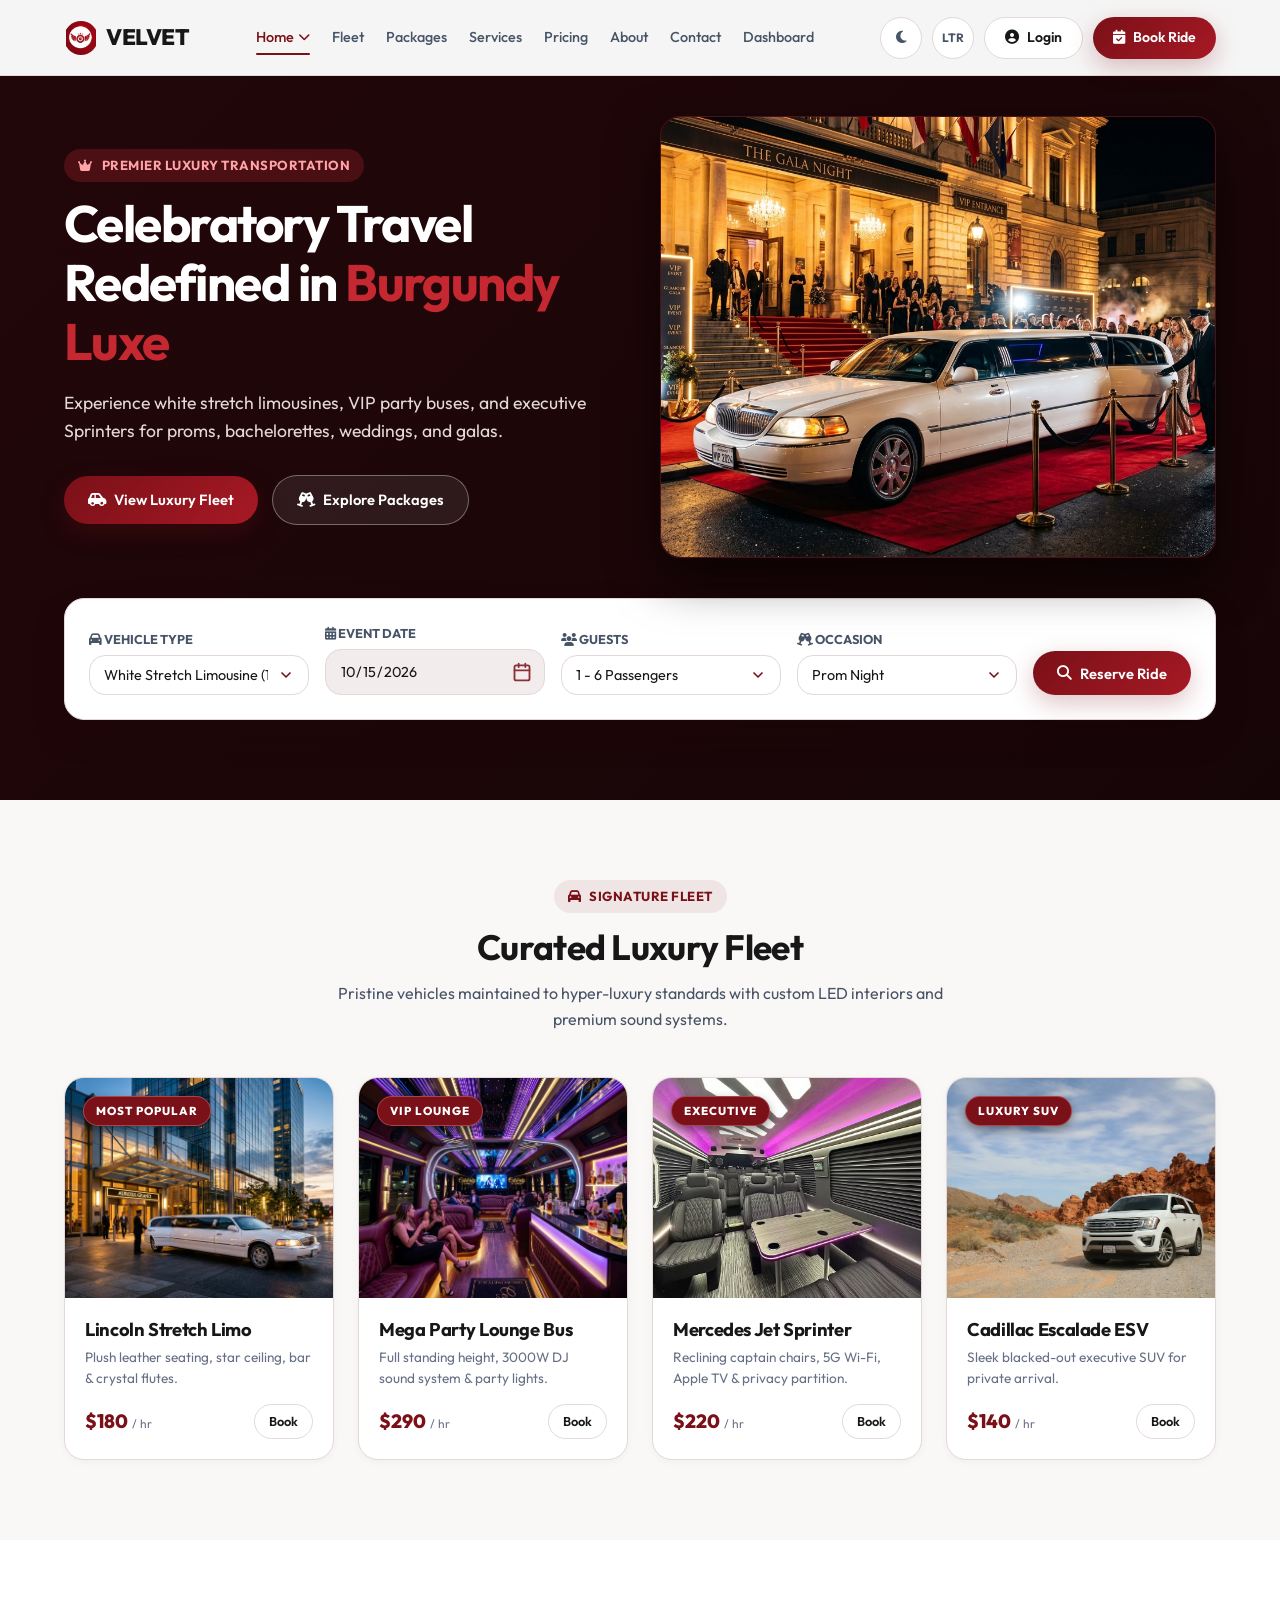
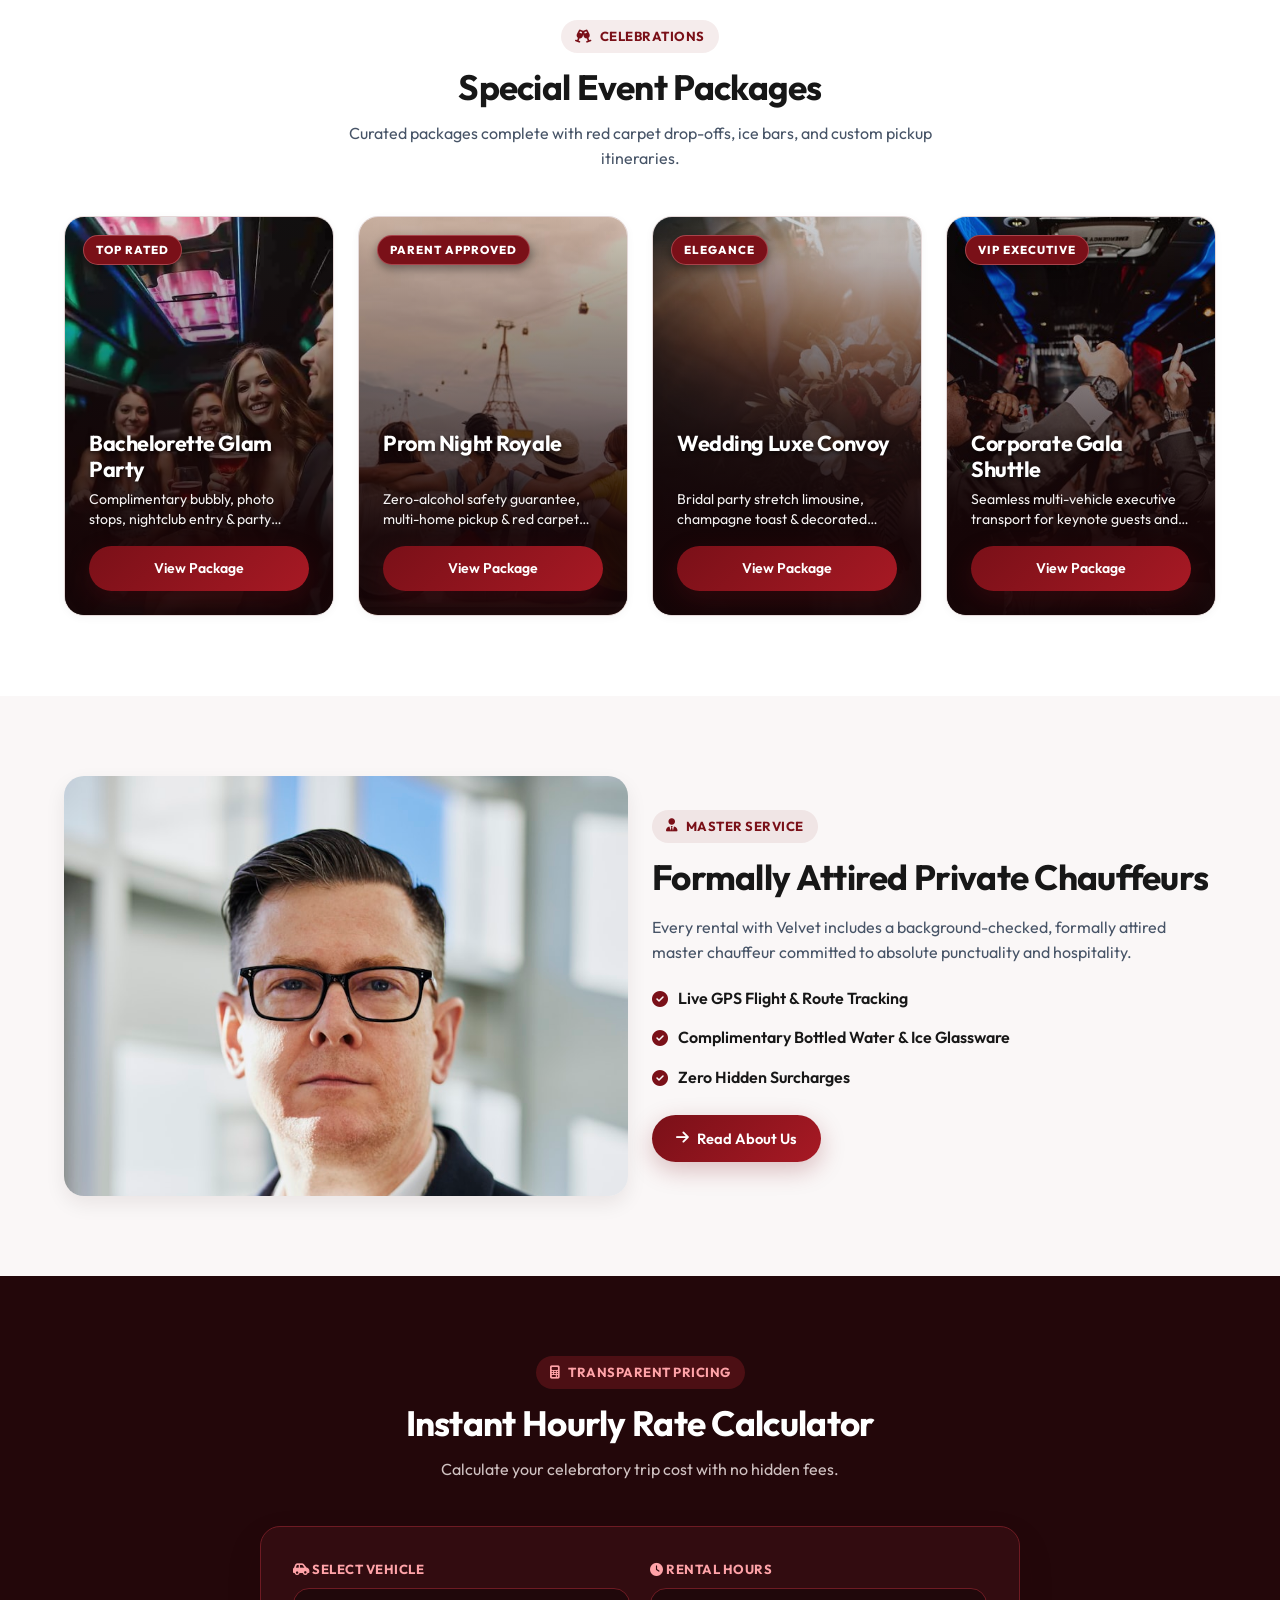
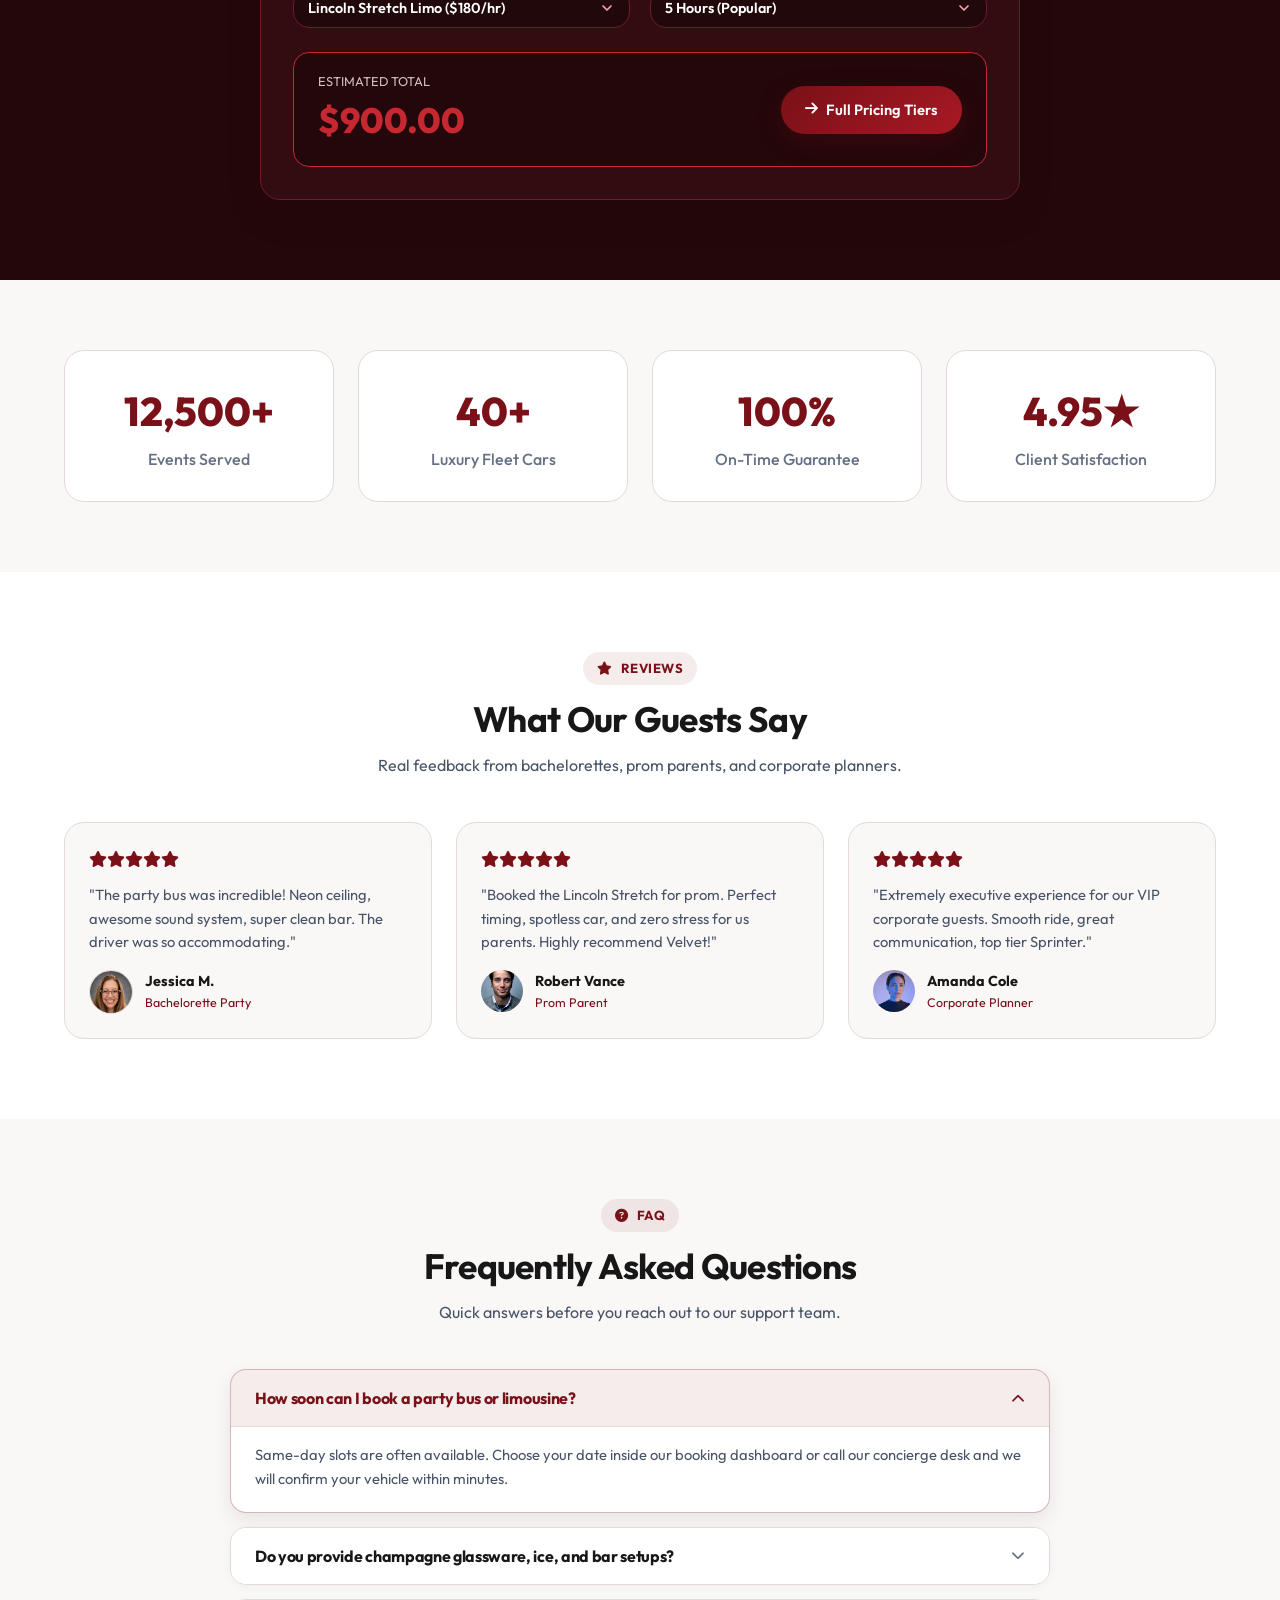
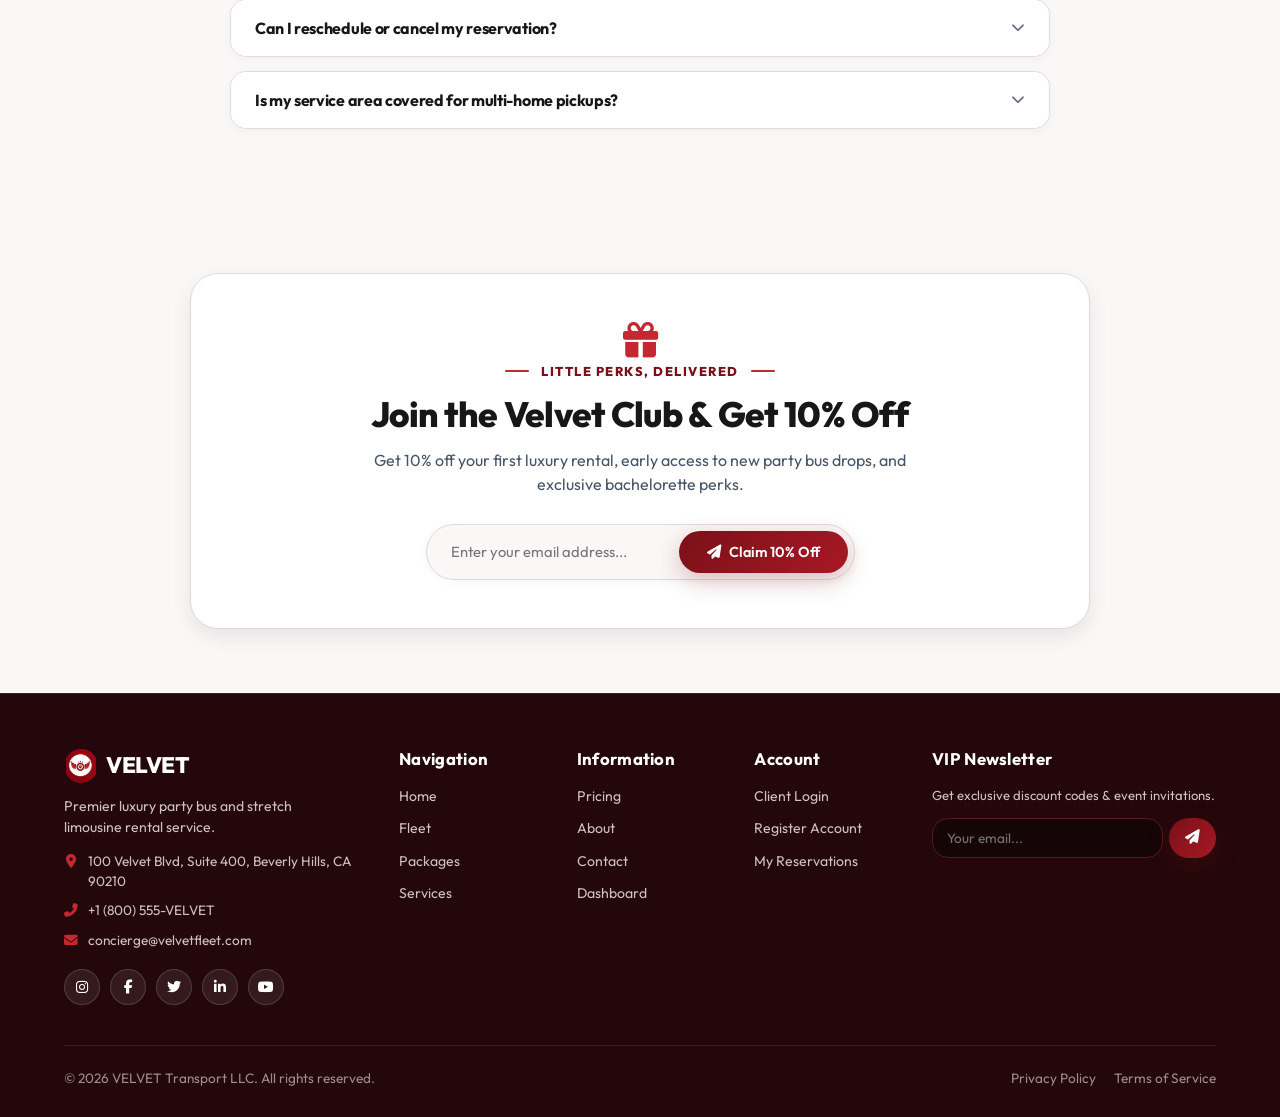
<file: index.html>
<!DOCTYPE html>
<html lang="en" data-theme="light" dir="ltr">
<head>
  <meta charset="UTF-8">
  <meta name="viewport" content="width=device-width, initial-scale=1.0">
  <title>VELVET | Luxury Limousine & Party Bus Fleet</title>
  <meta name="description" content="Book premier stretch limousines, luxury party buses, and executive VIP transport for proms, bachelorettes, weddings, and corporate galas.">
  <link rel="icon" type="image/png" href="assets/images/logo.png">
  <link rel="shortcut icon" type="image/png" href="assets/images/logo.png">
  <link rel="apple-touch-icon" href="assets/images/logo.png">
  
  <!-- Fonts & Icons -->
  <link rel="preconnect" href="https://fonts.googleapis.com">
  <link rel="preconnect" href="https://fonts.gstatic.com" crossorigin>
  <link href="https://fonts.googleapis.com/css2?family=Outfit:wght@300;400;500;600;700;800&display=swap" rel="stylesheet">
  <link rel="stylesheet" href="https://cdnjs.cloudflare.com/ajax/libs/font-awesome/6.5.2/css/all.min.css">
  
  <!-- Stylesheets -->
  <link rel="stylesheet" href="assets/css/style.css">
  <link rel="stylesheet" href="assets/css/responsive.css">

  <style>
    .hero-home-1 {
      position: relative;
      padding-top: calc(var(--navbar-height) + 40px);
      padding-bottom: 80px;
      background: linear-gradient(135deg, #23070A 0%, #160507 100%);
      color: #FFFFFF !important;
      overflow: hidden;
    }

    .hero-grid {
      display: grid;
      grid-template-columns: 1fr 1fr;
      gap: 40px;
      align-items: center;
    }

    .hero-title {
      font-size: 3.2rem;
      line-height: 1.15;
      margin-bottom: 18px;
      letter-spacing: -0.03em;
      color: #FFFFFF !important;
    }

    .hero-desc {
      color: #E4D8D8 !important;
      font-size: 1.1rem;
      margin-bottom: 30px;
    }

    .hero-img-wrapper {
      position: relative;
      border-radius: var(--radius-lg);
      overflow: hidden;
      box-shadow: 0 20px 50px rgba(0, 0, 0, 0.6);
      border: 1px solid rgba(198, 40, 50, 0.3);
    }

    .hero-img-wrapper img {
      width: 100%;
      height: 440px;
      object-fit: cover;
      object-position: center top;
      border-radius: var(--radius-lg);
    }

    .hero-search-bar {
      background: var(--bg-card);
      border: 1px solid var(--border-color);
      border-radius: var(--radius-lg);
      padding: 24px;
      margin-top: 40px;
      box-shadow: var(--shadow-lg);
      color: var(--text-primary);
    }

    .search-grid {
      display: grid;
      grid-template-columns: repeat(4, 1fr) auto;
      gap: 16px;
      align-items: flex-end;
    }

    .form-group label {
      display: block;
      font-size: 0.8rem;
      font-weight: 700;
      color: var(--text-secondary);
      text-transform: uppercase;
      margin-bottom: 6px;
    }

    .form-control {
      width: 100%;
      background: var(--bg-input);
      border: 1px solid var(--border-color);
      border-radius: var(--radius-md);
      padding: 10px 14px;
      color: var(--text-primary);
      font-size: 0.9rem;
    }

    .catalog-grid {
      display: grid;
      grid-template-columns: repeat(4, 1fr);
      gap: 24px;
    }

    @media (max-width: 1024px) {
      .hero-grid { grid-template-columns: 1fr; }
      .search-grid { grid-template-columns: 1fr 1fr; }
      .catalog-grid { grid-template-columns: 1fr 1fr; }
      .hero-title { font-size: 2.4rem; }
    }

    @media (max-width: 640px) {
      .search-grid { grid-template-columns: 1fr; }
      .catalog-grid { grid-template-columns: 1fr; }
    }
  </style>
</head>
<body>

  <!-- FIXED NAVBAR WITH EXACT LABELS & ZERO OVERLAP -->
  <header class="navbar">
    <div class="container navbar-inner">
      <a href="index.html" class="brand-logo">
        <img src="assets/images/logo.png" alt="VELVET Logo" class="brand-logo-img">
        <span>VELVET</span>
      </a>

      <nav class="nav-menu" id="navMenu">
        <div class="nav-dropdown" id="homeDropdown">
          <a href="index.html" class="nav-link dropdown-trigger active">
            Home <i class="fas fa-chevron-down"></i>
          </a>
          <div class="dropdown-menu">
            <a href="index.html" class="dropdown-item active">Home 1 - Fleet Hero</a>
            <a href="home-2.html" class="dropdown-item">Home 2 - Lounge Edition</a>
          </div>
        </div>

        <a href="fleet.html" class="nav-link">Fleet</a>
        <a href="packages.html" class="nav-link">Packages</a>
        <a href="services.html" class="nav-link">Services</a>
        <a href="pricing.html" class="nav-link">Pricing</a>
        <a href="about.html" class="nav-link">About</a>
        <a href="contact.html" class="nav-link">Contact</a>
        <a href="dashboard.html" class="nav-link">Dashboard</a>
        <a href="login.html" class="nav-link mobile-login-link"><i class="fas fa-user-circle"></i> Login</a>
        <a href="contact.html" class="btn btn-primary mobile-book-btn"><i class="fas fa-calendar-check"></i> Book Ride</a>
      </nav>

      <div class="nav-actions">
        <button class="icon-btn" id="themeToggleBtn" title="Theme Toggle">
          <i class="fas fa-moon" id="themeIcon"></i>
        </button>
        
        <button class="icon-btn" id="dirToggleBtn" title="Direction Toggle">
          <span id="dirText" style="font-size:0.75rem; font-weight:700;">LTR</span>
        </button>

        <a href="login.html" class="btn desktop-login-btn">
          <i class="fas fa-user-circle"></i>
          <span>Login</span>
        </a>

        <a href="contact.html" class="btn desktop-book-btn">
          <i class="fas fa-calendar-check"></i>
          <span>Book Ride</span>
        </a>

        <button class="icon-btn hamburger-btn" id="hamburgerBtn">
          <i class="fas fa-bars"></i>
        </button>
      </div>
    </div>
  </header>

  <!-- HOME 1 - EXACTLY 8 MEANINGFUL SECTIONS -->

  <!-- SECTION 1: HERO SECTION -->
  <section class="hero-home-1">
    <div class="container">
      <div class="hero-grid">
        <div>
          <span class="section-tag" style="background: rgba(198, 40, 50, 0.25); color: #FFA3A8;"><i class="fas fa-crown"></i> Premier Luxury Transportation</span>
          <h1 class="hero-title">
            <span style="color: #FFFFFF !important;">Celebratory Travel Redefined in</span> 
            <span style="color: var(--red-accent) !important;">Burgundy Luxe</span>
          </h1>
          <p class="hero-desc">Experience white stretch limousines, VIP party buses, and executive Sprinters for proms, bachelorettes, weddings, and galas.</p>
          <div class="hero-btn-group">
            <a href="fleet.html" class="btn btn-primary"><i class="fas fa-car-side"></i> View Luxury Fleet</a>
            <a href="packages.html" class="btn btn-outline-darkbg"><i class="fas fa-glass-cheers"></i> Explore Packages</a>
          </div>
        </div>

        <div class="hero-img-wrapper">
          <img src="assets/images/hero/hero-home-1.jpg" alt="White Stretch Limousine Gala">
        </div>
      </div>

      <!-- Quick Search Bar -->
      <div class="hero-search-bar">
        <form action="dashboard.html" method="GET" class="search-grid">
          <div class="form-group">
            <label><i class="fas fa-car"></i> Vehicle Type</label>
            <select class="form-control" name="vehicle">
              <option value="stretch-limo">White Stretch Limousine (10 Pass)</option>
              <option value="party-bus">Mega Celebration Party Bus (28 Pass)</option>
              <option value="sprinter">Mercedes Sprinter Jet Van (14 Pass)</option>
              <option value="cadillac">Cadillac Escalade ESV (6 Pass)</option>
            </select>
          </div>
          <div class="form-group">
            <label><i class="fas fa-calendar-alt"></i> Event Date</label>
            <input type="date" class="form-control" name="date" value="2026-10-15">
          </div>
          <div class="form-group">
            <label><i class="fas fa-users"></i> Guests</label>
            <select class="form-control" name="guests">
              <option value="1-6">1 - 6 Passengers</option>
              <option value="7-14">7 - 14 Passengers</option>
              <option value="15-28">15 - 28 Passengers</option>
            </select>
          </div>
          <div class="form-group">
            <label><i class="fas fa-glass-cheers"></i> Occasion</label>
            <select class="form-control" name="occasion">
              <option value="prom">Prom Night</option>
              <option value="bachelorette">Bachelorette Party</option>
              <option value="wedding">Wedding Day</option>
              <option value="corporate">Corporate Gala</option>
            </select>
          </div>
          <div>
            <button type="submit" class="btn btn-primary" style="height: 44px; width: 100%;">
              <i class="fas fa-search"></i> Reserve Ride
            </button>
          </div>
        </form>
      </div>
    </div>
  </section>

  <!-- SECTION 2: FLEET CATALOG -->
  <section style="padding: 80px 0;">
    <div class="container">
      <div class="section-header">
        <span class="section-tag"><i class="fas fa-car"></i> Signature Fleet</span>
        <h2 class="section-title">Curated Luxury Fleet</h2>
        <p class="section-subtitle">Pristine vehicles maintained to hyper-luxury standards with custom LED interiors and premium sound systems.</p>
      </div>

      <div class="catalog-grid">
        <!-- Card 1 -->
        <div class="modern-card">
          <div class="modern-card-img">
            <img src="assets/images/packages/card-lincoln-stretch.jpg" alt="White Stretch Lincoln Limo">
            <span class="card-pill-badge">Most Popular</span>
          </div>
          <div class="modern-card-body">
            <div>
              <h3 style="font-size: 1.15rem; margin-bottom: 6px;">Lincoln Stretch Limo</h3>
              <p style="color: var(--text-muted); font-size: 0.85rem;">Plush leather seating, star ceiling, bar & crystal flutes.</p>
            </div>
            <div style="margin-top: 14px; display: flex; justify-content: space-between; align-items: center;">
              <div style="font-weight: 800; font-size: 1.2rem; color: var(--burgundy-primary);">$180 <span style="font-size: 0.75rem; color: var(--text-muted); font-weight: 400;">/ hr</span></div>
              <a href="dashboard.html" class="btn btn-outline" style="padding: 6px 14px; font-size: 0.8rem;">Book</a>
            </div>
          </div>
        </div>

        <!-- Card 2 -->
        <div class="modern-card">
          <div class="modern-card-img">
            <img src="assets/images/packages/card-party-bus.jpg" alt="Mega Party Bus Lounge">
            <span class="card-pill-badge">VIP Lounge</span>
          </div>
          <div class="modern-card-body">
            <div>
              <h3 style="font-size: 1.15rem; margin-bottom: 6px;">Mega Party Lounge Bus</h3>
              <p style="color: var(--text-muted); font-size: 0.85rem;">Full standing height, 3000W DJ sound system & party lights.</p>
            </div>
            <div style="margin-top: 14px; display: flex; justify-content: space-between; align-items: center;">
              <div style="font-weight: 800; font-size: 1.2rem; color: var(--burgundy-primary);">$290 <span style="font-size: 0.75rem; color: var(--text-muted); font-weight: 400;">/ hr</span></div>
              <a href="dashboard.html" class="btn btn-outline" style="padding: 6px 14px; font-size: 0.8rem;">Book</a>
            </div>
          </div>
        </div>

        <!-- Card 3 -->
        <div class="modern-card">
          <div class="modern-card-img">
            <img src="assets/images/fleet/party-bus-sprinter.jpg" alt="Mercedes Sprinter Jet Van">
            <span class="card-pill-badge">Executive</span>
          </div>
          <div class="modern-card-body">
            <div>
              <h3 style="font-size: 1.15rem; margin-bottom: 6px;">Mercedes Jet Sprinter</h3>
              <p style="color: var(--text-muted); font-size: 0.85rem;">Reclining captain chairs, 5G Wi-Fi, Apple TV & privacy partition.</p>
            </div>
            <div style="margin-top: 14px; display: flex; justify-content: space-between; align-items: center;">
              <div style="font-weight: 800; font-size: 1.2rem; color: var(--burgundy-primary);">$220 <span style="font-size: 0.75rem; color: var(--text-muted); font-weight: 400;">/ hr</span></div>
              <a href="dashboard.html" class="btn btn-outline" style="padding: 6px 14px; font-size: 0.8rem;">Book</a>
            </div>
          </div>
        </div>

        <!-- Card 4 -->
        <div class="modern-card">
          <div class="modern-card-img">
            <img src="assets/images/fleet/suv-cadillac.jpg" alt="Cadillac Escalade ESV">
            <span class="card-pill-badge">Luxury SUV</span>
          </div>
          <div class="modern-card-body">
            <div>
              <h3 style="font-size: 1.15rem; margin-bottom: 6px;">Cadillac Escalade ESV</h3>
              <p style="color: var(--text-muted); font-size: 0.85rem;">Sleek blacked-out executive SUV for private arrival.</p>
            </div>
            <div style="margin-top: 14px; display: flex; justify-content: space-between; align-items: center;">
              <div style="font-weight: 800; font-size: 1.2rem; color: var(--burgundy-primary);">$140 <span style="font-size: 0.75rem; color: var(--text-muted); font-weight: 400;">/ hr</span></div>
              <a href="dashboard.html" class="btn btn-outline" style="padding: 6px 14px; font-size: 0.8rem;">Book</a>
            </div>
          </div>
        </div>
      </div>
    </div>
  </section>

  <!-- SECTION 3: PACKAGE CARDS -->
  <section style="padding: 80px 0; background: var(--bg-card);">
    <div class="container">
      <div class="section-header">
        <span class="section-tag"><i class="fas fa-glass-cheers"></i> Celebrations</span>
        <h2 class="section-title">Special Event Packages</h2>
        <p class="section-subtitle">Curated packages complete with red carpet drop-offs, ice bars, and custom pickup itineraries.</p>
      </div>

      <div class="catalog-grid">
        <!-- Package Card 1 -->
        <div class="overlay-card">
          <img src="assets/images/packages/bachelorette-index.jpg" alt="Bachelorette Party">
          <span class="card-pill-badge">Top Rated</span>
          <div class="overlay-card-scrim">
            <div class="overlay-card-body">
              <h3 class="overlay-card-title">Bachelorette Glam Party</h3>
              <p class="overlay-card-desc">Complimentary bubbly, photo stops, nightclub entry & party lounge bus.</p>
            </div>
            <div class="overlay-card-action">
              <a href="packages.html" class="btn btn-primary">View Package</a>
            </div>
          </div>
        </div>

        <!-- Package Card 2 -->
        <div class="overlay-card">
          <img src="assets/images/packages/prom-night-index.jpg" alt="Prom Night">
          <span class="card-pill-badge">Parent Approved</span>
          <div class="overlay-card-scrim">
            <div class="overlay-card-body">
              <h3 class="overlay-card-title">Prom Night Royale</h3>
              <p class="overlay-card-desc">Zero-alcohol safety guarantee, multi-home pickup & red carpet photo ops.</p>
            </div>
            <div class="overlay-card-action">
              <a href="packages.html" class="btn btn-primary">View Package</a>
            </div>
          </div>
        </div>

        <!-- Package Card 3 -->
        <div class="overlay-card">
          <img src="assets/images/packages/wedding-luxe-index.jpg" alt="Wedding Limousine">
          <span class="card-pill-badge">Elegance</span>
          <div class="overlay-card-scrim">
            <div class="overlay-card-body">
              <h3 class="overlay-card-title">Wedding Luxe Convoy</h3>
              <p class="overlay-card-desc">Bridal party stretch limousine, champagne toast & decorated exterior ribbon.</p>
            </div>
            <div class="overlay-card-action">
              <a href="packages.html" class="btn btn-primary">View Package</a>
            </div>
          </div>
        </div>

        <!-- Package Card 4 -->
        <div class="overlay-card">
          <img src="assets/images/packages/corporate-gala-index.jpg" alt="Corporate Gala Shuttle">
          <span class="card-pill-badge">VIP Executive</span>
          <div class="overlay-card-scrim">
            <div class="overlay-card-body">
              <h3 class="overlay-card-title">Corporate Gala Shuttle</h3>
              <p class="overlay-card-desc">Seamless multi-vehicle executive transport for keynote guests and VIPs.</p>
            </div>
            <div class="overlay-card-action">
              <a href="packages.html" class="btn btn-primary">View Package</a>
            </div>
          </div>
        </div>
      </div>
    </div>
  </section>

  <!-- SECTION 4: EDITORIAL SPLIT SHOWCASE -->
  <section style="padding: 80px 0;">
    <div class="container">
      <div class="grid-2-col" style="align-items: center;">
        <div style="border-radius: var(--radius-lg); overflow: hidden; box-shadow: var(--shadow-md);">
          <img src="assets/images/services/chauffeur-index.jpg" alt="Uniformed Chauffeur" style="width: 100%; height: 420px; object-fit: cover; object-position: center top;">
        </div>
        <div>
          <span class="section-tag"><i class="fas fa-user-tie"></i> Master Service</span>
          <h2 class="section-title" style="text-align: left; font-size: 2.2rem; margin-bottom: 16px;">Formally Attired Private Chauffeurs</h2>
          <p style="color: var(--text-secondary); margin-bottom: 20px;">
            Every rental with Velvet includes a background-checked, formally attired master chauffeur committed to absolute punctuality and hospitality.
          </p>

          <div style="display: flex; flex-direction: column; gap: 14px; margin-bottom: 24px;">
            <div style="display: flex; align-items: center; gap: 10px; font-weight: 600;">
              <i class="fas fa-check-circle" style="color: var(--burgundy-primary);"></i>
              <span>Live GPS Flight & Route Tracking</span>
            </div>
            <div style="display: flex; align-items: center; gap: 10px; font-weight: 600;">
              <i class="fas fa-check-circle" style="color: var(--burgundy-primary);"></i>
              <span>Complimentary Bottled Water & Ice Glassware</span>
            </div>
            <div style="display: flex; align-items: center; gap: 10px; font-weight: 600;">
              <i class="fas fa-check-circle" style="color: var(--burgundy-primary);"></i>
              <span>Zero Hidden Surcharges</span>
            </div>
          </div>

          <a href="about.html" class="btn btn-primary"><i class="fas fa-arrow-right"></i> Read About Us</a>
        </div>
      </div>
    </div>
  </section>

  <!-- SECTION 5: INSTANT HOURLY RATE ESTIMATOR -->
  <section style="padding: 80px 0; background: var(--dark-wine); color: #FFFFFF !important;">
    <div class="container">
      <div class="section-header">
        <span class="section-tag" style="background: rgba(198, 40, 50, 0.25); color: #FFA3A8;"><i class="fas fa-calculator"></i> Transparent Pricing</span>
        <h2 class="section-title" style="color: #FFFFFF !important;">Instant Hourly Rate Calculator</h2>
        <p class="section-subtitle" style="color: #D0C2C2 !important;">Calculate your celebratory trip cost with no hidden fees.</p>
      </div>

      <div style="max-width: 760px; margin: 0 auto; background: #320C10; border: 1.5px solid #6E1B23; padding: 32px; border-radius: var(--radius-lg); box-shadow: var(--shadow-lg);">
        <div class="calc-inputs-grid">
          <div>
            <label style="font-size: 0.82rem; font-weight: 700; color: #FFA3A8; text-transform: uppercase; margin-bottom: 8px; display: block; letter-spacing: 0.5px;"><i class="fas fa-car-side"></i> Select Vehicle</label>
            <select id="estVehicle" class="form-control calc-select-dark" onchange="calculateQuickEst()">
              <option value="180">Lincoln Stretch Limo ($180/hr)</option>
              <option value="290">Mega Party Lounge Bus ($290/hr)</option>
              <option value="220">Mercedes Jet Sprinter ($220/hr)</option>
              <option value="140">Cadillac Escalade ESV ($140/hr)</option>
            </select>
          </div>
          <div>
            <label style="font-size: 0.82rem; font-weight: 700; color: #FFA3A8; text-transform: uppercase; margin-bottom: 8px; display: block; letter-spacing: 0.5px;"><i class="fas fa-clock"></i> Rental Hours</label>
            <select id="estHours" class="form-control calc-select-dark" onchange="calculateQuickEst()">
              <option value="3">3 Hours (Minimum)</option>
              <option value="4">4 Hours</option>
              <option value="5" selected>5 Hours (Popular)</option>
              <option value="6">6 Hours</option>
              <option value="8">8 Hours</option>
            </select>
          </div>
        </div>

        <div class="calc-result-box">
          <div>
            <div style="font-size: 0.8rem; color: #D0C2C2; text-transform: uppercase;">Estimated Total</div>
            <div id="estTotalDisplay" style="font-size: 2.2rem; font-weight: 800; color: var(--red-accent);">$900.00</div>
          </div>
          <a href="pricing.html" class="btn btn-primary"><i class="fas fa-arrow-right"></i> Full Pricing Tiers</a>
        </div>
      </div>
    </div>
  </section>

  <!-- SECTION 6: STATS COUNTER -->
  <section style="padding: 70px 0;">
    <div class="container">
      <div class="grid-4-col" style="text-align: center;">
        <div style="background: var(--bg-card); border: 1px solid var(--border-color); padding: 28px; border-radius: var(--radius-lg);">
          <div style="font-size: 2.5rem; font-weight: 800; color: var(--burgundy-primary);">12,500+</div>
          <div style="color: var(--text-muted); font-weight: 500; margin-top: 4px;">Events Served</div>
        </div>
        <div style="background: var(--bg-card); border: 1px solid var(--border-color); padding: 28px; border-radius: var(--radius-lg);">
          <div style="font-size: 2.5rem; font-weight: 800; color: var(--burgundy-primary);">40+</div>
          <div style="color: var(--text-muted); font-weight: 500; margin-top: 4px;">Luxury Fleet Cars</div>
        </div>
        <div style="background: var(--bg-card); border: 1px solid var(--border-color); padding: 28px; border-radius: var(--radius-lg);">
          <div style="font-size: 2.5rem; font-weight: 800; color: var(--burgundy-primary);">100%</div>
          <div style="color: var(--text-muted); font-weight: 500; margin-top: 4px;">On-Time Guarantee</div>
        </div>
        <div style="background: var(--bg-card); border: 1px solid var(--border-color); padding: 28px; border-radius: var(--radius-lg);">
          <div style="font-size: 2.5rem; font-weight: 800; color: var(--burgundy-primary);">4.95★</div>
          <div style="color: var(--text-muted); font-weight: 500; margin-top: 4px;">Client Satisfaction</div>
        </div>
      </div>
    </div>
  </section>

  <!-- SECTION 7: TESTIMONIAL CARDS -->
  <section style="padding: 80px 0; background: var(--bg-card);">
    <div class="container">
      <div class="section-header">
        <span class="section-tag"><i class="fas fa-star"></i> Reviews</span>
        <h2 class="section-title">What Our Guests Say</h2>
        <p class="section-subtitle">Real feedback from bachelorettes, prom parents, and corporate planners.</p>
      </div>

      <div class="grid-3-col">
        <div style="background: var(--bg-primary); border: 1px solid var(--border-color); padding: 24px; border-radius: var(--radius-lg);">
          <div style="color: var(--burgundy-primary); margin-bottom: 10px;">
            <i class="fas fa-star"></i><i class="fas fa-star"></i><i class="fas fa-star"></i><i class="fas fa-star"></i><i class="fas fa-star"></i>
          </div>
          <p style="color: var(--text-secondary); font-size: 0.92rem; margin-bottom: 16px;">
            "The party bus was incredible! Neon ceiling, awesome sound system, super clean bar. The driver was so accommodating."
          </p>
          <div style="display: flex; align-items: center; gap: 12px;">
            <img src="assets/images/testimonials/user-1-index.jpg" alt="Jessica M." style="width: 44px; height: 44px; border-radius: 50%; object-fit: cover; object-position: center top; flex-shrink: 0; border: 1.5px solid var(--border-color);">
            <div>
              <div style="font-weight: 700; font-size: 0.9rem;">Jessica M.</div>
              <div style="font-size: 0.78rem; color: var(--burgundy-primary);">Bachelorette Party</div>
            </div>
          </div>
        </div>

        <div style="background: var(--bg-primary); border: 1px solid var(--border-color); padding: 24px; border-radius: var(--radius-lg);">
          <div style="color: var(--burgundy-primary); margin-bottom: 10px;">
            <i class="fas fa-star"></i><i class="fas fa-star"></i><i class="fas fa-star"></i><i class="fas fa-star"></i><i class="fas fa-star"></i>
          </div>
          <p style="color: var(--text-secondary); font-size: 0.92rem; margin-bottom: 16px;">
            "Booked the Lincoln Stretch for prom. Perfect timing, spotless car, and zero stress for us parents. Highly recommend Velvet!"
          </p>
          <div style="display: flex; align-items: center; gap: 12px;">
            <img src="assets/images/testimonials/user-2-index.jpg" alt="Robert Vance" style="width: 42px; height: 42px; border-radius: 50%;">
            <div>
              <div style="font-weight: 700; font-size: 0.9rem;">Robert Vance</div>
              <div style="font-size: 0.78rem; color: var(--burgundy-primary);">Prom Parent</div>
            </div>
          </div>
        </div>

        <div style="background: var(--bg-primary); border: 1px solid var(--border-color); padding: 24px; border-radius: var(--radius-lg);">
          <div style="color: var(--burgundy-primary); margin-bottom: 10px;">
            <i class="fas fa-star"></i><i class="fas fa-star"></i><i class="fas fa-star"></i><i class="fas fa-star"></i><i class="fas fa-star"></i>
          </div>
          <p style="color: var(--text-secondary); font-size: 0.92rem; margin-bottom: 16px;">
            "Extremely executive experience for our VIP corporate guests. Smooth ride, great communication, top tier Sprinter."
          </p>
          <div style="display: flex; align-items: center; gap: 12px;">
            <img src="assets/images/testimonials/user-3-index.jpg" alt="Amanda Cole" style="width: 42px; height: 42px; border-radius: 50%;">
            <div>
              <div style="font-weight: 700; font-size: 0.9rem;">Amanda Cole</div>
              <div style="font-size: 0.78rem; color: var(--burgundy-primary);">Corporate Planner</div>
            </div>
          </div>
        </div>
      </div>
    </div>
  </section>

  <!-- SECTION 7.5: FAQ ACCORDION DROPDOWN -->
  <section style="padding: 80px 0;">
    <div class="container">
      <div class="section-header">
        <span class="section-tag"><i class="fas fa-question-circle"></i> FAQ</span>
        <h2 class="section-title">Frequently Asked Questions</h2>
        <p class="section-subtitle">Quick answers before you reach out to our support team.</p>
      </div>

      <div class="faq-accordion">
        <div class="faq-item open">
          <div class="faq-header">
            <h4>How soon can I book a party bus or limousine?</h4>
            <i class="fas fa-chevron-down faq-chevron"></i>
          </div>
          <div class="faq-body">
            Same-day slots are often available. Choose your date inside our booking dashboard or call our concierge desk and we will confirm your vehicle within minutes.
          </div>
        </div>

        <div class="faq-item">
          <div class="faq-header">
            <h4>Do you provide champagne glassware, ice, and bar setups?</h4>
            <i class="fas fa-chevron-down faq-chevron"></i>
          </div>
          <div class="faq-body">
            Yes! Every Velvet vehicle includes built-in ice bars stocked with complimentary bottled water, ice cubes, and crystal glassware ready for your celebratory drinks.
          </div>
        </div>

        <div class="faq-item">
          <div class="faq-header">
            <h4>Can I reschedule or cancel my reservation?</h4>
            <i class="fas fa-chevron-down faq-chevron"></i>
          </div>
          <div class="faq-body">
            Free date changes are permitted up to 7 days before your event date. Deposits are fully refundable up to 14 days prior to departure.
          </div>
        </div>

        <div class="faq-item">
          <div class="faq-header">
            <h4>Is my service area covered for multi-home pickups?</h4>
            <i class="fas fa-chevron-down faq-chevron"></i>
          </div>
          <div class="faq-body">
            Yes! We cover the entire metropolitan and surrounding suburban areas. Custom pickup stops at multiple guest locations can be specified directly inside your reservation.
          </div>
        </div>
      </div>
    </div>
  </section>

  <!-- SECTION 8: CALL TO ACTION FLOATING CARD BANNER -->
  <section class="cta-card-section">
    <div class="container">
      <div class="cta-card-box">
        <div class="cta-card-badge-wrap">
          <div class="cta-card-icon"><i class="fas fa-gift"></i></div>
          <div class="cta-card-badge">Little Perks, Delivered</div>
        </div>
        <h2 class="cta-card-title">Join the Velvet Club & Get 10% Off</h2>
        <p class="cta-card-subtitle">
          Get 10% off your first luxury rental, early access to new party bus drops, and exclusive bachelorette perks.
        </p>
        <form class="cta-pill-form" onsubmit="event.preventDefault(); showToast('Subscribed! 10% discount code sent to your email.', 'success');">
          <input type="email" placeholder="Enter your email address..." required>
          <button type="submit" class="btn btn-primary"><i class="fas fa-paper-plane"></i> Claim 10% Off</button>
        </form>
      </div>
    </div>
  </section>

  <!-- FOOTER -->
  <footer class="footer">
    <div class="container">
      <div class="footer-grid">
        <div>
          <a href="index.html" class="brand-logo" style="color: #FFF; margin-bottom: 12px; display: inline-flex;">
            <img src="assets/images/logo.png" alt="VELVET Logo" class="brand-logo-img">
            <span style="color: #FFF !important;">VELVET</span>
          </a>
          <p style="font-size: 0.88rem; max-width: 280px; color: #D0C2C2; line-height: 1.5;">Premier luxury party bus and stretch limousine rental service.</p>
          
          <div class="footer-contact-info">
            <div class="footer-contact-item">
              <i class="fas fa-map-marker-alt"></i>
              <span>100 Velvet Blvd, Suite 400, Beverly Hills, CA 90210</span>
            </div>
            <div class="footer-contact-item">
              <i class="fas fa-phone-alt"></i>
              <span>+1 (800) 555-VELVET</span>
            </div>
            <div class="footer-contact-item">
              <i class="fas fa-envelope"></i>
              <span>concierge@velvetfleet.com</span>
            </div>
          </div>

          <div class="footer-socials">
            <a href="https://instagram.com" target="_blank" rel="noopener noreferrer" class="footer-social-btn" title="Instagram"><i class="fab fa-instagram"></i></a>
            <a href="https://facebook.com" target="_blank" rel="noopener noreferrer" class="footer-social-btn" title="Facebook"><i class="fab fa-facebook-f"></i></a>
            <a href="https://twitter.com" target="_blank" rel="noopener noreferrer" class="footer-social-btn" title="Twitter"><i class="fab fa-twitter"></i></a>
            <a href="https://linkedin.com" target="_blank" rel="noopener noreferrer" class="footer-social-btn" title="LinkedIn"><i class="fab fa-linkedin-in"></i></a>
            <a href="https://youtube.com" target="_blank" rel="noopener noreferrer" class="footer-social-btn" title="YouTube"><i class="fab fa-youtube"></i></a>
          </div>
        </div>

        <div>
          <h4>Navigation</h4>
          <div class="footer-links">
            <a href="index.html">Home</a>
            <a href="fleet.html">Fleet</a>
            <a href="packages.html">Packages</a>
            <a href="services.html">Services</a>
          </div>
        </div>

        <div>
          <h4>Information</h4>
          <div class="footer-links">
            <a href="pricing.html">Pricing</a>
            <a href="about.html">About</a>
            <a href="contact.html">Contact</a>
            <a href="dashboard.html">Dashboard</a>
          </div>
        </div>

        <div>
          <h4>Account</h4>
          <div class="footer-links">
            <a href="login.html">Client Login</a>
            <a href="register.html">Register Account</a>
            <a href="dashboard.html">My Reservations</a>
          </div>
        </div>

        <div>
          <h4>VIP Newsletter</h4>
          <p style="font-size: 0.82rem; color: #D0C2C2; margin-bottom: 12px;">Get exclusive discount codes & event invitations.</p>
          <form onsubmit="event.preventDefault(); showToast('Subscribed to VIP Newsletter!', 'success');" style="display: flex; gap: 6px;">
            <input type="email" placeholder="Your email..." required style="background: #160507; border: 1px solid #501B20; padding: 10px 14px; border-radius: var(--radius-md); color: #FFF; font-size: 0.85rem; flex: 1;">
            <button type="submit" class="btn btn-primary" style="padding: 10px 16px;"><i class="fas fa-paper-plane"></i></button>
          </form>
        </div>
      </div>

      <div class="footer-bottom">
        <div>&copy; 2026 VELVET Transport LLC. All rights reserved.</div>
        <div style="display: flex; gap: 18px;">
          <a href="about.html" style="color: #9E8C8C;">Privacy Policy</a>
          <a href="about.html" style="color: #9E8C8C;">Terms of Service</a>
        </div>
      </div>
    </div>
  </footer>

  <button class="back-to-top" id="backToTopBtn" title="Back to top">
    <i class="fas fa-arrow-up"></i>
  </button>

  <script src="assets/js/main.js"></script>
  <script>
    function calculateQuickEst() {
      const rate = parseFloat(document.getElementById('estVehicle').value);
      const hours = parseFloat(document.getElementById('estHours').value);
      const total = rate * hours;
      document.getElementById('estTotalDisplay').textContent = '$' + total.toFixed(2);
    }
  </script>
</body>
</html>
</file>
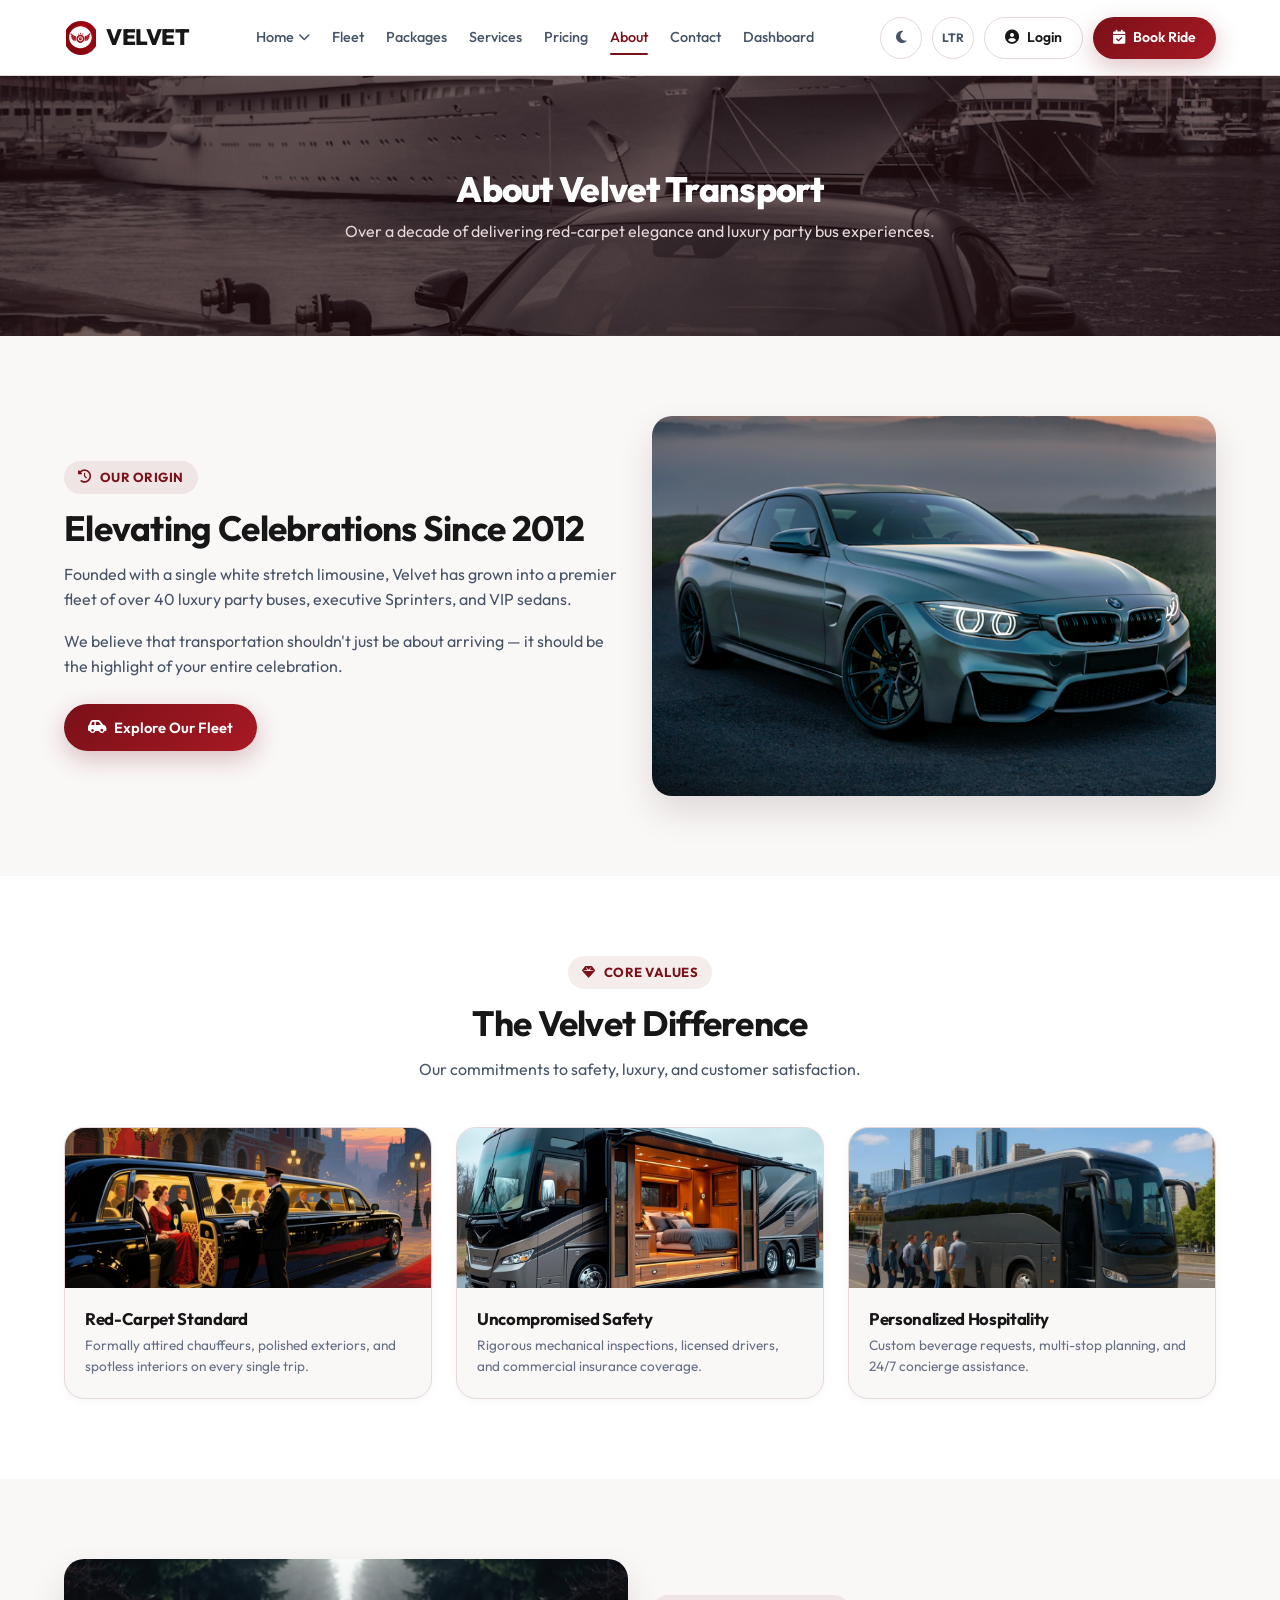
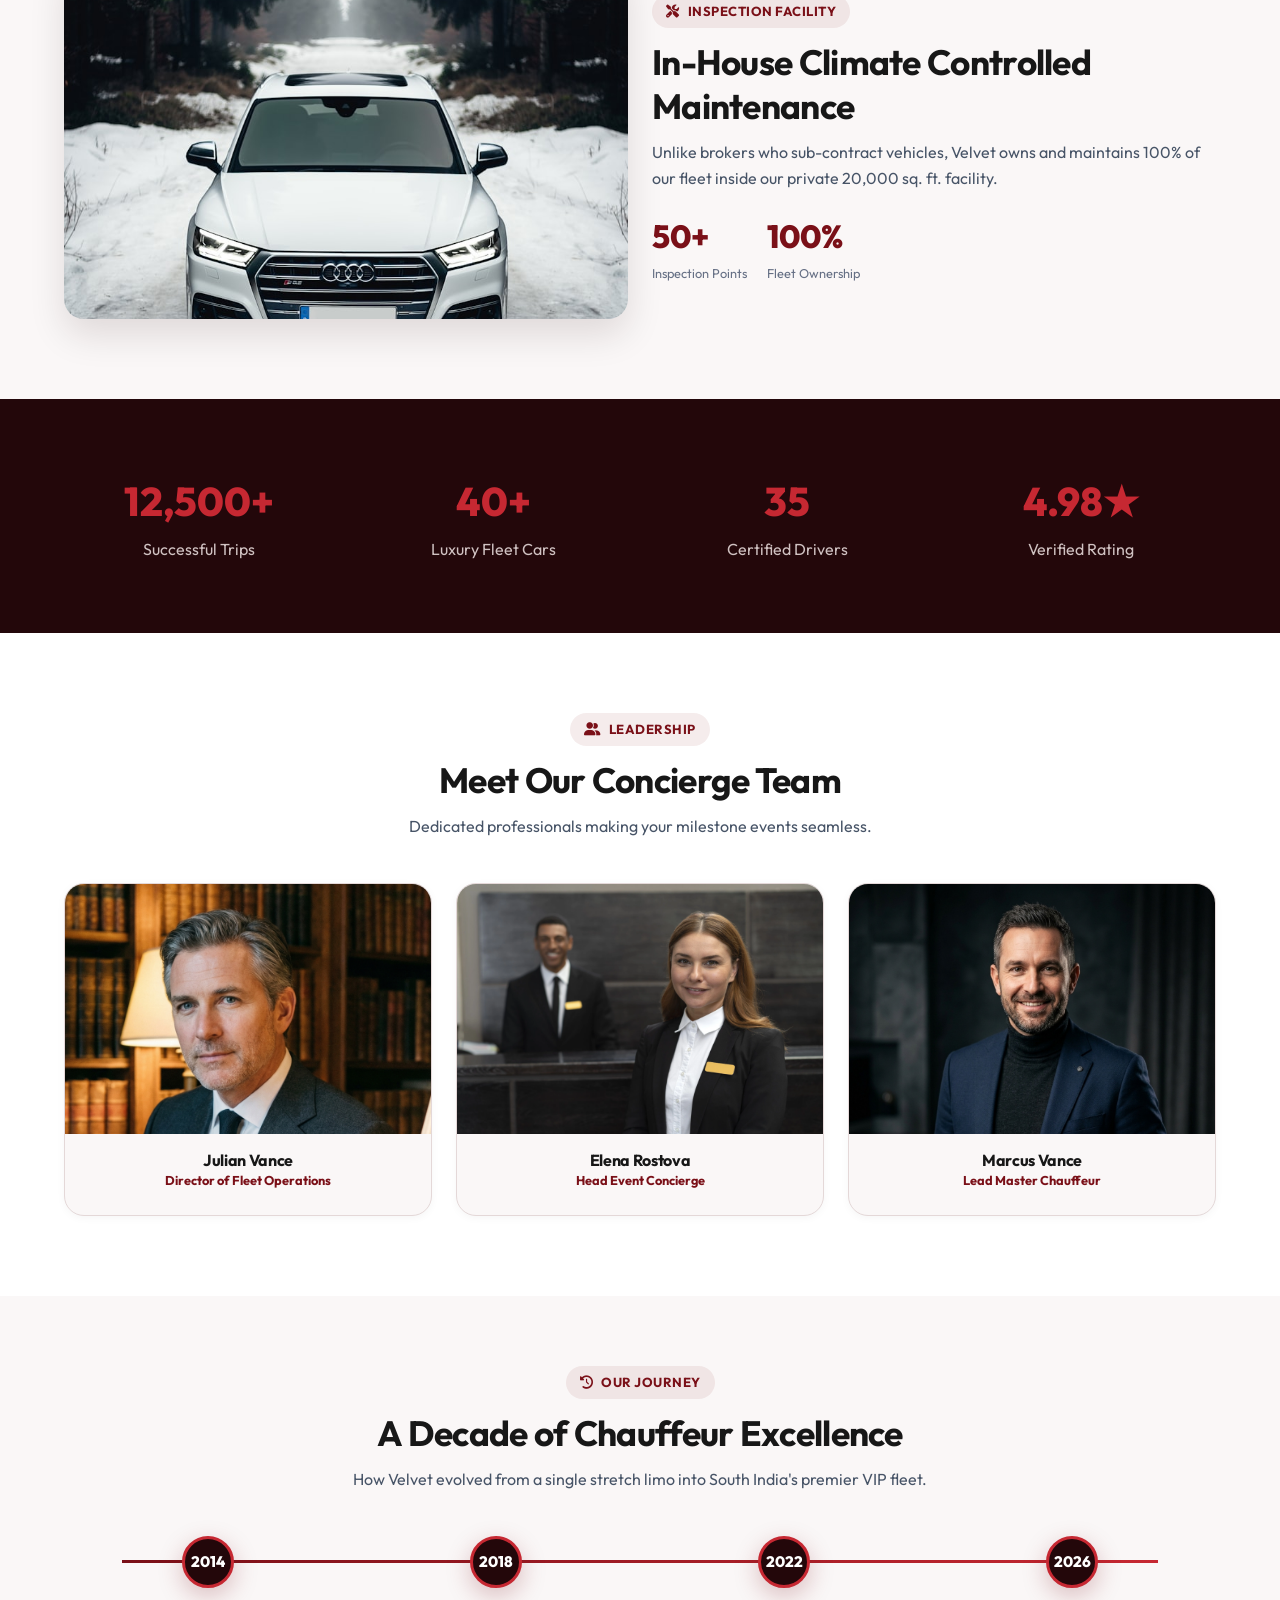
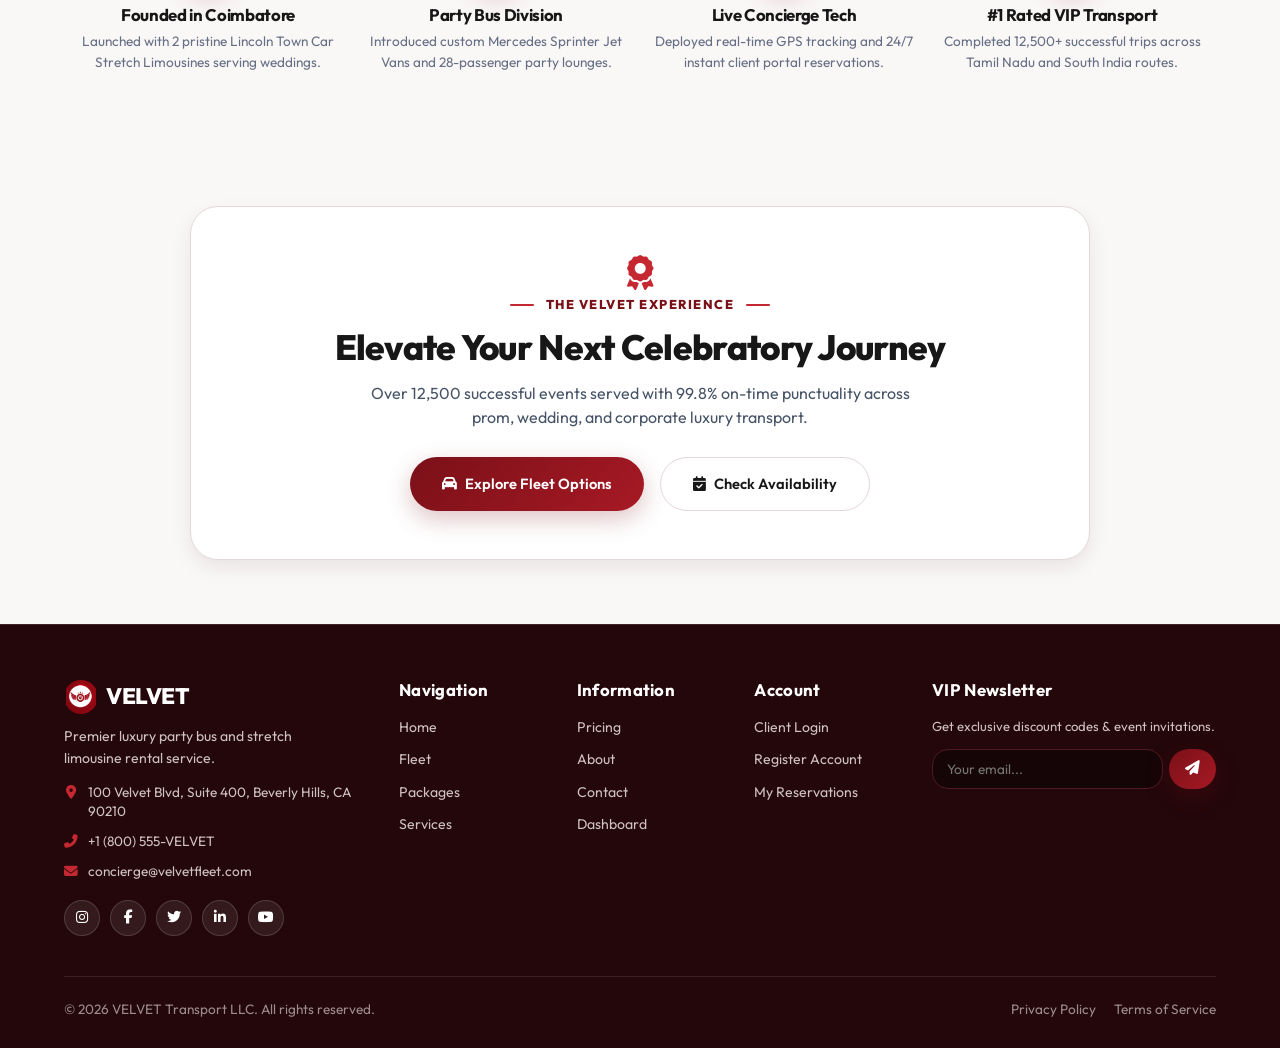
<file: about.html>
<!DOCTYPE html>
<html lang="en" data-theme="light" dir="ltr">
<head>
  <meta charset="UTF-8">
  <meta name="viewport" content="width=device-width, initial-scale=1.0">
  <title>VELVET | About Our VIP Fleet & Concierge</title>
  <link rel="icon" type="image/png" href="assets/images/logo.png">
  <link rel="shortcut icon" type="image/png" href="assets/images/logo.png">
  <link rel="apple-touch-icon" href="assets/images/logo.png">
  <meta name="description" content="Learn about Velvet transport history, hyper-luxury vehicle standards, and commitment to celebratory travel elegance.">
  
  <link rel="preconnect" href="https://fonts.googleapis.com">
  <link rel="preconnect" href="https://fonts.gstatic.com" crossorigin>
  <link href="https://fonts.googleapis.com/css2?family=Outfit:wght@300;400;500;600;700;800&display=swap" rel="stylesheet">
  <link rel="stylesheet" href="https://cdnjs.cloudflare.com/ajax/libs/font-awesome/6.5.2/css/all.min.css">
  
  <link rel="stylesheet" href="assets/css/style.css">
  <link rel="stylesheet" href="assets/css/responsive.css">
</head>
<body>

  <!-- FIXED NAVBAR WITH EXACT LABEL 'About' -->
  <header class="navbar">
    <div class="container navbar-inner">
      <a href="index.html" class="brand-logo">
        <img src="assets/images/logo.png" alt="VELVET Logo" class="brand-logo-img">
        <span>VELVET</span>
      </a>

      <nav class="nav-menu" id="navMenu">
        <div class="nav-dropdown" id="homeDropdown">
          <a href="index.html" class="nav-link dropdown-trigger">Home <i class="fas fa-chevron-down"></i></a>
          <div class="dropdown-menu">
            <a href="index.html" class="dropdown-item">Home 1 - Fleet Hero</a>
            <a href="home-2.html" class="dropdown-item">Home 2 - Lounge Edition</a>
          </div>
        </div>

        <a href="fleet.html" class="nav-link">Fleet</a>
        <a href="packages.html" class="nav-link">Packages</a>
        <a href="services.html" class="nav-link">Services</a>
        <a href="pricing.html" class="nav-link">Pricing</a>
        <a href="about.html" class="nav-link active">About</a>
        <a href="contact.html" class="nav-link">Contact</a>
        <a href="dashboard.html" class="nav-link">Dashboard</a>
        <a href="login.html" class="nav-link mobile-login-link"><i class="fas fa-user-circle"></i> Login</a>
        <a href="contact.html" class="btn btn-primary mobile-book-btn"><i class="fas fa-calendar-check"></i> Book Ride</a>
      </nav>

      <div class="nav-actions">
        <button class="icon-btn" id="themeToggleBtn" title="Theme Toggle"><i class="fas fa-moon" id="themeIcon"></i></button>
        <button class="icon-btn" id="dirToggleBtn" title="Direction Toggle"><span id="dirText" style="font-size:0.75rem; font-weight:700;">LTR</span></button>
        <a href="login.html" class="btn desktop-login-btn"><i class="fas fa-user-circle"></i> <span>Login</span></a>
        <a href="contact.html" class="btn desktop-book-btn"><i class="fas fa-calendar-check"></i> <span>Book Ride</span></a>
        <button class="icon-btn hamburger-btn" id="hamburgerBtn"><i class="fas fa-bars"></i></button>
      </div>
    </div>
  </header>

  <!-- STANDARD INNER HERO (260px HEIGHT) -->
  <section class="inner-hero">
    <img src="assets/images/hero/hero-about.jpg" alt="About Velvet" class="inner-hero-bg">
    <div class="inner-hero-content">
      <h1 class="inner-hero-title">About Velvet Transport</h1>
      <p class="inner-hero-desc">Over a decade of delivering red-carpet elegance and luxury party bus experiences.</p>
    </div>
  </section>

  <!-- ABOUT PAGE - EXACTLY 7 SECTIONS -->

  <!-- SECTION 1: BRAND STORY SPLIT -->
  <section style="padding: 80px 0;">
    <div class="container">
      <div class="grid-2-col" style="align-items: center;">
        <div>
          <span class="section-tag"><i class="fas fa-history"></i> Our Origin</span>
          <h2 class="section-title" style="text-align: left;">Elevating Celebrations Since 2012</h2>
          <p style="color: var(--text-secondary); margin-bottom: 16px;">
            Founded with a single white stretch limousine, Velvet has grown into a premier fleet of over 40 luxury party buses, executive Sprinters, and VIP sedans.
          </p>
          <p style="color: var(--text-secondary); margin-bottom: 24px;">
            We believe that transportation shouldn't just be about arriving — it should be the highlight of your entire celebration.
          </p>
          <a href="fleet.html" class="btn btn-primary"><i class="fas fa-car-side"></i> Explore Our Fleet</a>
        </div>
        <div style="border-radius: var(--radius-lg); overflow: hidden; box-shadow: var(--shadow-lg);">
          <img src="assets/images/about/fleet-garage.jpg" alt="Fleet Garage" style="height: 380px; width: 100%; object-fit: cover;">
        </div>
      </div>
    </div>
  </section>

  <!-- SECTION 2: CORE BRAND VALUES -->
  <section style="padding: 80px 0; background: var(--bg-card);">
    <div class="container">
      <div class="section-header">
        <span class="section-tag"><i class="fas fa-gem"></i> Core Values</span>
        <h2 class="section-title">The Velvet Difference</h2>
        <p class="section-subtitle">Our commitments to safety, luxury, and customer satisfaction.</p>
      </div>

      <div class="grid-3-col">
        <!-- Value Card 1 -->
        <div class="modern-card" style="background: var(--bg-primary); border-radius: var(--radius-lg); border: 1px solid var(--border-color); overflow: hidden; height: 100%; display: flex; flex-direction: column;">
          <div style="height: 160px; overflow: hidden; position: relative;">
            <img src="assets/images/about/values/value-red-carpet.png" alt="Red-Carpet Standard" style="width: 100%; height: 100%; object-fit: cover; transition: transform 0.3s ease;">
          </div>
          <div style="padding: 20px; flex-grow: 1;">
            <h4 style="margin-bottom: 6px; font-size: 1.05rem;">Red-Carpet Standard</h4>
            <p style="font-size: 0.85rem; color: var(--text-muted);">Formally attired chauffeurs, polished exteriors, and spotless interiors on every single trip.</p>
          </div>
        </div>

        <!-- Value Card 2 -->
        <div class="modern-card" style="background: var(--bg-primary); border-radius: var(--radius-lg); border: 1px solid var(--border-color); overflow: hidden; height: 100%; display: flex; flex-direction: column;">
          <div style="height: 160px; overflow: hidden; position: relative;">
            <img src="assets/images/about/values/value-safety.jpg" alt="Uncompromised Safety" style="width: 100%; height: 100%; object-fit: cover; transition: transform 0.3s ease;">
          </div>
          <div style="padding: 20px; flex-grow: 1;">
            <h4 style="margin-bottom: 6px; font-size: 1.05rem;">Uncompromised Safety</h4>
            <p style="font-size: 0.85rem; color: var(--text-muted);">Rigorous mechanical inspections, licensed drivers, and commercial insurance coverage.</p>
          </div>
        </div>

        <!-- Value Card 3 -->
        <div class="modern-card" style="background: var(--bg-primary); border-radius: var(--radius-lg); border: 1px solid var(--border-color); overflow: hidden; height: 100%; display: flex; flex-direction: column;">
          <div style="height: 160px; overflow: hidden; position: relative;">
            <img src="assets/images/about/values/value-hospitality.png" alt="Personalized Hospitality" style="width: 100%; height: 100%; object-fit: cover; transition: transform 0.3s ease;">
          </div>
          <div style="padding: 20px; flex-grow: 1;">
            <h4 style="margin-bottom: 6px; font-size: 1.05rem;">Personalized Hospitality</h4>
            <p style="font-size: 0.85rem; color: var(--text-muted);">Custom beverage requests, multi-stop planning, and 24/7 concierge assistance.</p>
          </div>
        </div>
      </div>
    </div>
  </section>

  <!-- SECTION 3: MAINTENANCE & INSPECTION LABS -->
  <section style="padding: 80px 0;">
    <div class="container">
      <div class="grid-2-col" style="align-items: center;">
        <div style="border-radius: var(--radius-lg); overflow: hidden; box-shadow: var(--shadow-lg);">
          <img src="assets/images/about/safety-inspection.jpg" alt="Safety Inspection Detail" style="height: 360px; width: 100%; object-fit: cover;">
        </div>
        <div>
          <span class="section-tag"><i class="fas fa-tools"></i> Inspection Facility</span>
          <h2 class="section-title" style="text-align: left;">In-House Climate Controlled Maintenance</h2>
          <p style="color: var(--text-secondary); margin-bottom: 20px;">
            Unlike brokers who sub-contract vehicles, Velvet owns and maintains 100% of our fleet inside our private 20,000 sq. ft. facility.
          </p>
          <div style="display: flex; gap: 20px;">
            <div>
              <div style="font-size: 2rem; font-weight: 800; color: var(--burgundy-primary);">50+</div>
              <div style="font-size: 0.8rem; color: var(--text-muted);">Inspection Points</div>
            </div>
            <div>
              <div style="font-size: 2rem; font-weight: 800; color: var(--burgundy-primary);">100%</div>
              <div style="font-size: 0.8rem; color: var(--text-muted);">Fleet Ownership</div>
            </div>
          </div>
        </div>
      </div>
    </div>
  </section>

  <!-- SECTION 4: STATS & LUXURY MILESTONES -->
  <section style="padding: 70px 0; background: var(--dark-wine); color: #FFF; text-align: center;">
    <div class="container">
      <div class="grid-4-col">
        <div>
          <div style="font-size: 2.5rem; font-weight: 800; color: var(--red-accent);">12,500+</div>
          <div style="color: #D0C2C2; margin-top: 4px;">Successful Trips</div>
        </div>
        <div>
          <div style="font-size: 2.5rem; font-weight: 800; color: var(--red-accent);">40+</div>
          <div style="color: #D0C2C2; margin-top: 4px;">Luxury Fleet Cars</div>
        </div>
        <div>
          <div style="font-size: 2.5rem; font-weight: 800; color: var(--red-accent);">35</div>
          <div style="color: #D0C2C2; margin-top: 4px;">Certified Drivers</div>
        </div>
        <div>
          <div style="font-size: 2.5rem; font-weight: 800; color: var(--red-accent);">4.98★</div>
          <div style="color: #D0C2C2; margin-top: 4px;">Verified Rating</div>
        </div>
      </div>
    </div>
  </section>

  <!-- SECTION 5: LEADERSHIP & CONCIERGE TEAM -->
  <section style="padding: 80px 0; background: var(--bg-card);">
    <div class="container">
      <div class="section-header">
        <span class="section-tag"><i class="fas fa-user-friends"></i> Leadership</span>
        <h2 class="section-title">Meet Our Concierge Team</h2>
        <p class="section-subtitle">Dedicated professionals making your milestone events seamless.</p>
      </div>

      <div class="grid-3-col">
        <div class="modern-card" style="background: var(--bg-primary); border-radius: var(--radius-lg); border: 1px solid var(--border-color); overflow: hidden; text-align: center; padding-bottom: 24px;">
          <div style="height: 250px; overflow: hidden; position: relative;">
            <img src="assets/images/about/team-concierge.jpg" alt="Julian Vance" style="height: 100%; width: 100%; object-fit: cover; object-position: center top;">
          </div>
          <h4 style="margin-top: 16px;">Julian Vance</h4>
          <div style="font-size: 0.8rem; color: var(--burgundy-primary); font-weight: 700;">Director of Fleet Operations</div>
        </div>
        <div class="modern-card" style="background: var(--bg-primary); border-radius: var(--radius-lg); border: 1px solid var(--border-color); overflow: hidden; text-align: center; padding-bottom: 24px;">
          <div style="height: 250px; overflow: hidden; position: relative;">
            <img src="assets/images/about/team-elena.jpg" alt="Elena Rostova" style="height: 100%; width: 100%; object-fit: cover; object-position: center top;">
          </div>
          <h4 style="margin-top: 16px;">Elena Rostova</h4>
          <div style="font-size: 0.8rem; color: var(--burgundy-primary); font-weight: 700;">Head Event Concierge</div>
        </div>
        <div class="modern-card" style="background: var(--bg-primary); border-radius: var(--radius-lg); border: 1px solid var(--border-color); overflow: hidden; text-align: center; padding-bottom: 24px;">
          <div style="height: 250px; overflow: hidden; position: relative;">
            <img src="assets/images/about/chauffeur-about.jpg" alt="Marcus Vance" style="height: 100%; width: 100%; object-fit: cover; object-position: center top;">
          </div>
          <h4 style="margin-top: 16px;">Marcus Vance</h4>
          <div style="font-size: 0.8rem; color: var(--burgundy-primary); font-weight: 700;">Lead Master Chauffeur</div>
        </div>
      </div>
    </div>
  </section>

  <!-- SECTION 6: HERITAGE & GROWTH MILESTONES (TIMELINE LAYOUT) -->
  <section style="padding: 70px 0;">
    <div class="container">
      <div class="section-header">
        <span class="section-tag"><i class="fas fa-history"></i> Our Journey</span>
        <h2 class="section-title">A Decade of Chauffeur Excellence</h2>
        <p class="section-subtitle">How Velvet evolved from a single stretch limo into South India's premier VIP fleet.</p>
      </div>

      <div class="milestones-timeline">
        <div class="timeline-node">
          <div class="timeline-badge">2014</div>
          <h4 style="font-size: 1.05rem; margin-bottom: 6px;">Founded in Coimbatore</h4>
          <p style="font-size: 0.85rem; color: var(--text-muted); line-height: 1.5;">Launched with 2 pristine Lincoln Town Car Stretch Limousines serving weddings.</p>
        </div>

        <div class="timeline-node">
          <div class="timeline-badge">2018</div>
          <h4 style="font-size: 1.05rem; margin-bottom: 6px;">Party Bus Division</h4>
          <p style="font-size: 0.85rem; color: var(--text-muted); line-height: 1.5;">Introduced custom Mercedes Sprinter Jet Vans and 28-passenger party lounges.</p>
        </div>

        <div class="timeline-node">
          <div class="timeline-badge">2022</div>
          <h4 style="font-size: 1.05rem; margin-bottom: 6px;">Live Concierge Tech</h4>
          <p style="font-size: 0.85rem; color: var(--text-muted); line-height: 1.5;">Deployed real-time GPS tracking and 24/7 instant client portal reservations.</p>
        </div>

        <div class="timeline-node">
          <div class="timeline-badge">2026</div>
          <h4 style="font-size: 1.05rem; margin-bottom: 6px;">#1 Rated VIP Transport</h4>
          <p style="font-size: 0.85rem; color: var(--text-muted); line-height: 1.5;">Completed 12,500+ successful trips across Tamil Nadu and South India routes.</p>
        </div>
      </div>
    </div>
  </section>


  <!-- SECTION 7: CALL TO ACTION FLOATING CARD BANNER -->
  <section class="cta-card-section">
    <div class="container">
      <div class="cta-card-box">
        <div class="cta-card-badge-wrap">
          <div class="cta-card-icon"><i class="fas fa-award"></i></div>
          <div class="cta-card-badge">The Velvet Experience</div>
        </div>
        <h2 class="cta-card-title">Elevate Your Next Celebratory Journey</h2>
        <p class="cta-card-subtitle">
          Over 12,500 successful events served with 99.8% on-time punctuality across prom, wedding, and corporate luxury transport.
        </p>
        <div class="cta-actions-group">
          <a href="fleet.html" class="btn btn-primary" style="padding: 14px 32px;"><i class="fas fa-car"></i> Explore Fleet Options</a>
          <a href="dashboard.html" class="btn btn-outline" style="padding: 14px 32px;"><i class="fas fa-calendar-check"></i> Check Availability</a>
        </div>
      </div>
    </div>
  </section>

  <!-- FOOTER -->
  <footer class="footer">
    <div class="container">
      <div class="footer-grid">
        <div>
          <a href="index.html" class="brand-logo" style="color: #FFF; margin-bottom: 12px; display: inline-flex;">
            <img src="assets/images/logo.png" alt="VELVET Logo" class="brand-logo-img">
            <span style="color: #FFF !important;">VELVET</span>
          </a>
          <p style="font-size: 0.88rem; max-width: 280px; color: #D0C2C2; line-height: 1.5;">Premier luxury party bus and stretch limousine rental service.</p>
          
          <div class="footer-contact-info">
            <div class="footer-contact-item">
              <i class="fas fa-map-marker-alt"></i>
              <span>100 Velvet Blvd, Suite 400, Beverly Hills, CA 90210</span>
            </div>
            <div class="footer-contact-item">
              <i class="fas fa-phone-alt"></i>
              <span>+1 (800) 555-VELVET</span>
            </div>
            <div class="footer-contact-item">
              <i class="fas fa-envelope"></i>
              <span>concierge@velvetfleet.com</span>
            </div>
          </div>

          <div class="footer-socials">
            <a href="https://instagram.com" target="_blank" rel="noopener noreferrer" class="footer-social-btn" title="Instagram"><i class="fab fa-instagram"></i></a>
            <a href="https://facebook.com" target="_blank" rel="noopener noreferrer" class="footer-social-btn" title="Facebook"><i class="fab fa-facebook-f"></i></a>
            <a href="https://twitter.com" target="_blank" rel="noopener noreferrer" class="footer-social-btn" title="Twitter"><i class="fab fa-twitter"></i></a>
            <a href="https://linkedin.com" target="_blank" rel="noopener noreferrer" class="footer-social-btn" title="LinkedIn"><i class="fab fa-linkedin-in"></i></a>
            <a href="https://youtube.com" target="_blank" rel="noopener noreferrer" class="footer-social-btn" title="YouTube"><i class="fab fa-youtube"></i></a>
          </div>
        </div>

        <div>
          <h4>Navigation</h4>
          <div class="footer-links">
            <a href="index.html">Home</a>
            <a href="fleet.html">Fleet</a>
            <a href="packages.html">Packages</a>
            <a href="services.html">Services</a>
          </div>
        </div>

        <div>
          <h4>Information</h4>
          <div class="footer-links">
            <a href="pricing.html">Pricing</a>
            <a href="about.html">About</a>
            <a href="contact.html">Contact</a>
            <a href="dashboard.html">Dashboard</a>
          </div>
        </div>

        <div>
          <h4>Account</h4>
          <div class="footer-links">
            <a href="login.html">Client Login</a>
            <a href="register.html">Register Account</a>
            <a href="dashboard.html">My Reservations</a>
          </div>
        </div>

        <div>
          <h4>VIP Newsletter</h4>
          <p style="font-size: 0.82rem; color: #D0C2C2; margin-bottom: 12px;">Get exclusive discount codes & event invitations.</p>
          <form onsubmit="event.preventDefault(); showToast('Subscribed to VIP Newsletter!', 'success');" style="display: flex; gap: 6px;">
            <input type="email" placeholder="Your email..." required style="background: #160507; border: 1px solid #501B20; padding: 10px 14px; border-radius: var(--radius-md); color: #FFF; font-size: 0.85rem; flex: 1;">
            <button type="submit" class="btn btn-primary" style="padding: 10px 16px;"><i class="fas fa-paper-plane"></i></button>
          </form>
        </div>
      </div>

      <div class="footer-bottom">
        <div>&copy; 2026 VELVET Transport LLC. All rights reserved.</div>
        <div style="display: flex; gap: 18px;">
          <a href="about.html" style="color: #9E8C8C;">Privacy Policy</a>
          <a href="about.html" style="color: #9E8C8C;">Terms of Service</a>
        </div>
      </div>
    </div>
  </footer>

  <button class="back-to-top" id="backToTopBtn" title="Back to top"><i class="fas fa-arrow-up"></i></button>
  <script src="assets/js/main.js"></script>
</body>
</html>
</file>
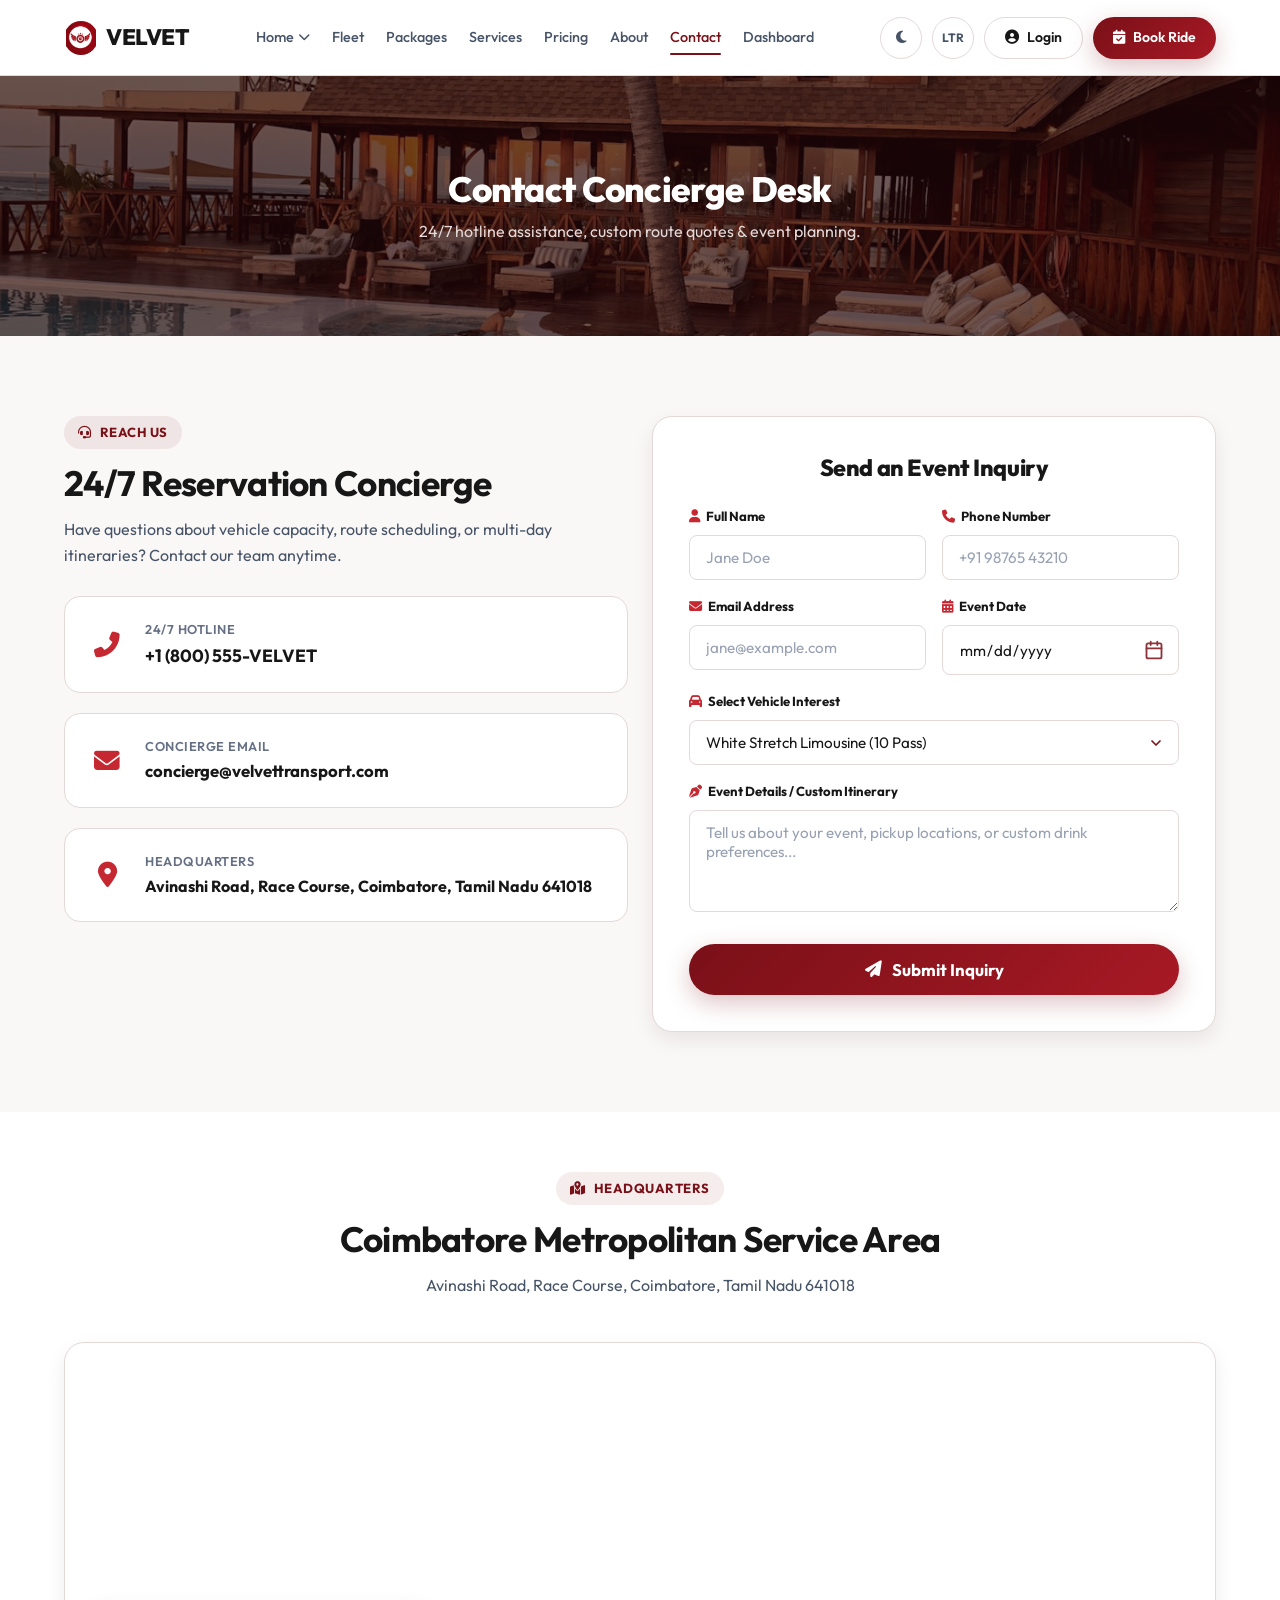
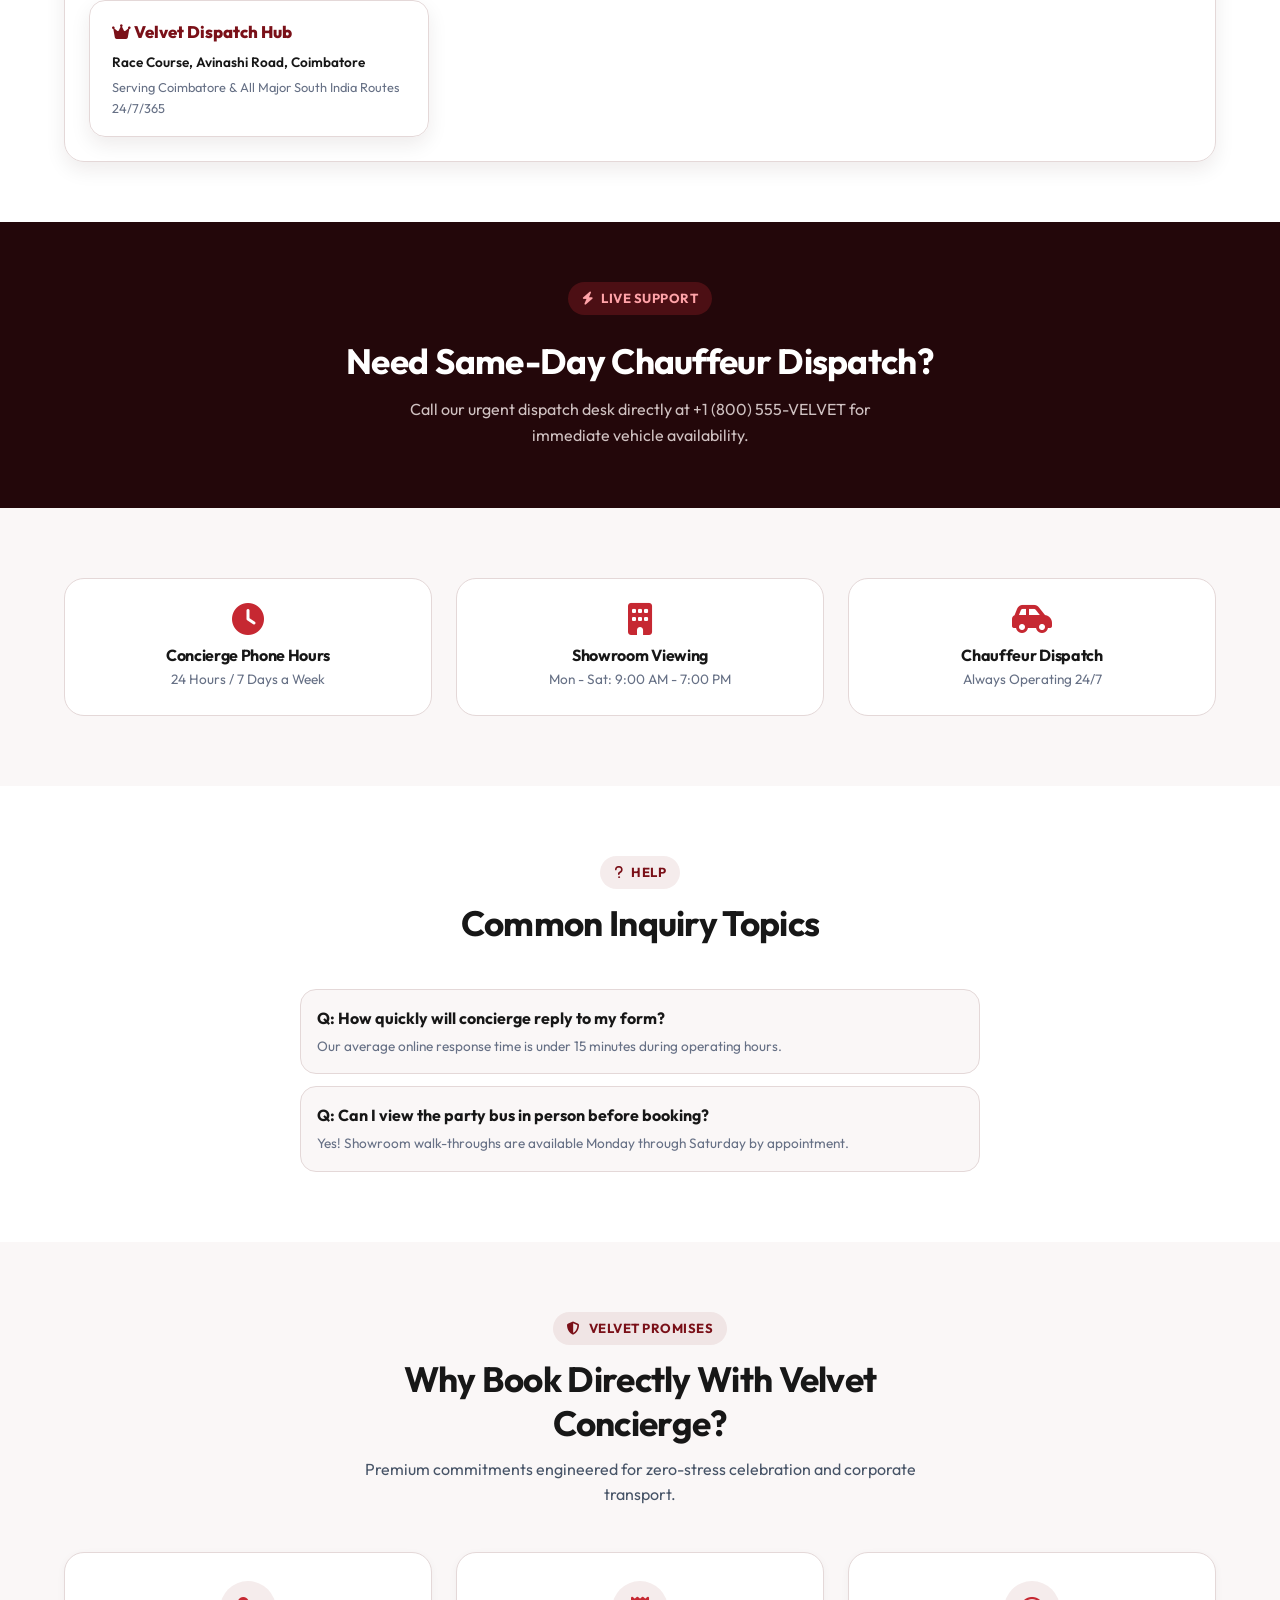
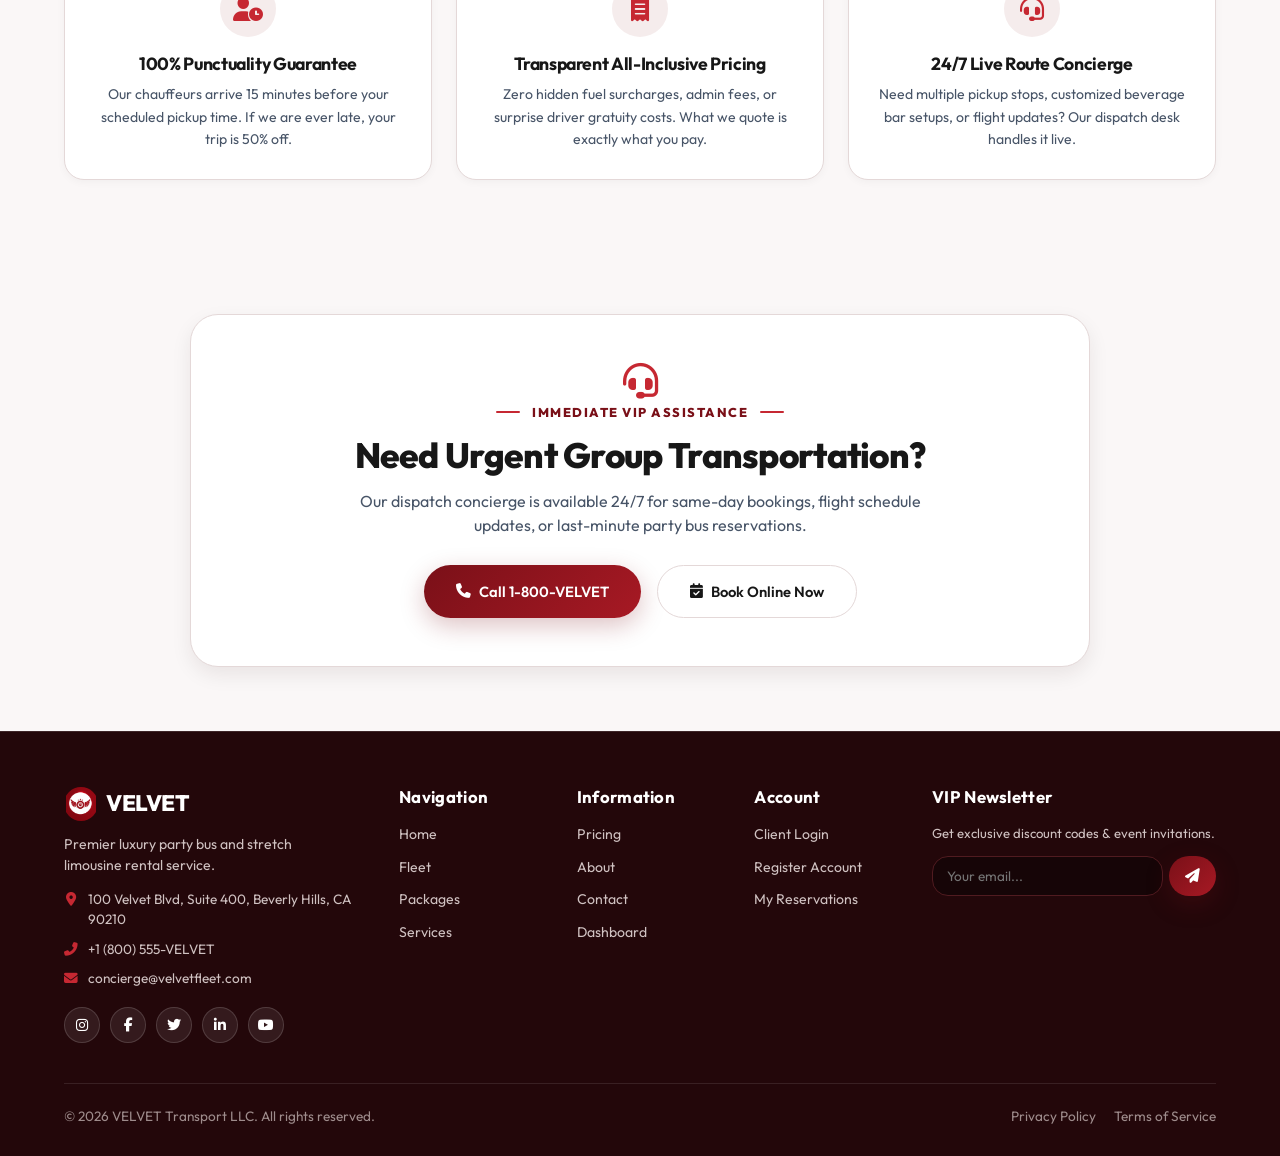
<file: contact.html>
<!DOCTYPE html>
<html lang="en" data-theme="light" dir="ltr">
<head>
  <meta charset="UTF-8">
  <meta name="viewport" content="width=device-width, initial-scale=1.0">
  <title>VELVET | 24/7 Concierge Hotline & Inquiry</title>
  <link rel="icon" type="image/png" href="assets/images/logo.png">
  <link rel="shortcut icon" type="image/png" href="assets/images/logo.png">
  <link rel="apple-touch-icon" href="assets/images/logo.png">
  <meta name="description" content="Contact Velvet transport concierge for custom party bus inquiries, stretch limousine quotes, or immediate 24/7 hotline support.">
  
  <link rel="preconnect" href="https://fonts.googleapis.com">
  <link rel="preconnect" href="https://fonts.gstatic.com" crossorigin>
  <link href="https://fonts.googleapis.com/css2?family=Outfit:wght@300;400;500;600;700;800&display=swap" rel="stylesheet">
  <link rel="stylesheet" href="https://cdnjs.cloudflare.com/ajax/libs/font-awesome/6.5.2/css/all.min.css">
  
  <link rel="stylesheet" href="assets/css/style.css">
  <link rel="stylesheet" href="assets/css/responsive.css">
</head>
<body>

  <header class="navbar">
    <div class="container navbar-inner">
      <a href="index.html" class="brand-logo">
        <img src="assets/images/logo.png" alt="VELVET Logo" class="brand-logo-img">
        <span>VELVET</span>
      </a>

      <nav class="nav-menu" id="navMenu">
        <div class="nav-dropdown" id="homeDropdown">
          <a href="index.html" class="nav-link dropdown-trigger">Home <i class="fas fa-chevron-down"></i></a>
          <div class="dropdown-menu">
            <a href="index.html" class="dropdown-item">Home 1 - Fleet Hero</a>
            <a href="home-2.html" class="dropdown-item">Home 2 - Lounge Edition</a>
          </div>
        </div>

        <a href="fleet.html" class="nav-link">Fleet</a>
        <a href="packages.html" class="nav-link">Packages</a>
        <a href="services.html" class="nav-link">Services</a>
        <a href="pricing.html" class="nav-link">Pricing</a>
        <a href="about.html" class="nav-link">About</a>
        <a href="contact.html" class="nav-link active">Contact</a>
        <a href="dashboard.html" class="nav-link">Dashboard</a>
        <a href="login.html" class="nav-link mobile-login-link"><i class="fas fa-user-circle"></i> Login</a>
        <a href="contact.html" class="btn btn-primary mobile-book-btn"><i class="fas fa-calendar-check"></i> Book Ride</a>
      </nav>

      <div class="nav-actions">
        <button class="icon-btn" id="themeToggleBtn" title="Theme Toggle"><i class="fas fa-moon" id="themeIcon"></i></button>
        <button class="icon-btn" id="dirToggleBtn" title="Direction Toggle"><span id="dirText" style="font-size:0.75rem; font-weight:700;">LTR</span></button>
        <a href="login.html" class="btn desktop-login-btn"><i class="fas fa-user-circle"></i> <span>Login</span></a>
        <a href="contact.html" class="btn desktop-book-btn"><i class="fas fa-calendar-check"></i> <span>Book Ride</span></a>
        <button class="icon-btn hamburger-btn" id="hamburgerBtn"><i class="fas fa-bars"></i></button>
      </div>
    </div>
  </header>

  <!-- STANDARD INNER HERO (260px HEIGHT) -->
  <section class="inner-hero">
    <img src="assets/images/hero/hero-contact.jpg" alt="Contact Concierge" class="inner-hero-bg">
    <div class="inner-hero-content">
      <h1 class="inner-hero-title">Contact Concierge Desk</h1>
      <p class="inner-hero-desc">24/7 hotline assistance, custom route quotes & event planning.</p>
    </div>
  </section>

  <!-- CONTACT PAGE - EXACTLY 7 SECTIONS -->

  <!-- SECTION 1: CONTACT CARDS & FORM SPLIT -->
  <section style="padding: 80px 0;">
    <div class="container">
      <div class="grid-2-col">
        <div>
          <span class="section-tag"><i class="fas fa-headset"></i> Reach Us</span>
          <h2 class="section-title" style="text-align: left;">24/7 Reservation Concierge</h2>
          <p style="color: var(--text-secondary); margin-bottom: 28px;">
            Have questions about vehicle capacity, route scheduling, or multi-day itineraries? Contact our team anytime.
          </p>

          <div style="display: flex; flex-direction: column; gap: 20px;">
            <div style="display: flex; align-items: center; gap: 20px; background: var(--bg-card); border: 1px solid var(--border-color); padding: 22px 24px; border-radius: var(--radius-md);">
              <i class="fas fa-phone-alt" style="font-size: 1.6rem; color: var(--red-accent); flex-shrink: 0; width: 36px; text-align: center;"></i>
              <div>
                <div style="font-size: 0.8rem; color: var(--text-muted); text-transform: uppercase; font-weight: 600; letter-spacing: 0.5px;">24/7 Hotline</div>
                <div style="font-weight: 700; font-size: 1.1rem; color: var(--text-primary); margin-top: 2px;">+1 (800) 555-VELVET</div>
              </div>
            </div>

            <div style="display: flex; align-items: center; gap: 20px; background: var(--bg-card); border: 1px solid var(--border-color); padding: 22px 24px; border-radius: var(--radius-md);">
              <i class="fas fa-envelope" style="font-size: 1.6rem; color: var(--red-accent); flex-shrink: 0; width: 36px; text-align: center;"></i>
              <div>
                <div style="font-size: 0.8rem; color: var(--text-muted); text-transform: uppercase; font-weight: 600; letter-spacing: 0.5px;">Concierge Email</div>
                <div style="font-weight: 700; font-size: 1.05rem; color: var(--text-primary); margin-top: 2px;">concierge@velvettransport.com</div>
              </div>
            </div>

            <div style="display: flex; align-items: center; gap: 20px; background: var(--bg-card); border: 1px solid var(--border-color); padding: 22px 24px; border-radius: var(--radius-md);">
              <i class="fas fa-map-marker-alt" style="font-size: 1.6rem; color: var(--red-accent); flex-shrink: 0; width: 36px; text-align: center;"></i>
              <div>
                <div style="font-size: 0.8rem; color: var(--text-muted); text-transform: uppercase; font-weight: 600; letter-spacing: 0.5px;">Headquarters</div>
                <div style="font-weight: 700; font-size: 1rem; color: var(--text-primary); margin-top: 2px;">Avinashi Road, Race Course, Coimbatore, Tamil Nadu 641018</div>
              </div>
            </div>
          </div>
        </div>

        <!-- Form -->
        <div class="form-card-box" style="background: var(--bg-card); border: 1px solid var(--border-color); padding: 36px; border-radius: var(--radius-lg); box-shadow: var(--shadow-md);">
          <h3 style="margin-bottom: 24px; font-size: 1.45rem; color: var(--text-primary); font-weight: 800; text-align: center;">Send an Event Inquiry</h3>
          <form onsubmit="event.preventDefault(); showToast('Inquiry sent successfully! Our concierge team in Coimbatore will call you shortly.', 'success');">
            <div class="form-row-2col" style="display: grid; grid-template-columns: repeat(auto-fit, minmax(200px, 1fr)); gap: 16px; margin-bottom: 16px;">
              <div>
                <label style="font-size: 0.82rem; font-weight: 700; margin-bottom: 8px; display: block; color: var(--text-primary);"><i class="fas fa-user text-accent" style="margin-right: 6px;"></i>Full Name</label>
                <input type="text" class="form-control" placeholder="Jane Doe" required style="width: 100%; padding: 12px 16px; border: 1.5px solid var(--border-color); border-radius: var(--radius-sm); font-size: 0.95rem; box-sizing: border-box;">
              </div>
              <div>
                <label style="font-size: 0.82rem; font-weight: 700; margin-bottom: 8px; display: block; color: var(--text-primary);"><i class="fas fa-phone text-accent" style="margin-right: 6px;"></i>Phone Number</label>
                <input type="tel" class="form-control" placeholder="+91 98765 43210" required style="width: 100%; padding: 12px 16px; border: 1.5px solid var(--border-color); border-radius: var(--radius-sm); font-size: 0.95rem; box-sizing: border-box;">
              </div>
            </div>

            <div class="form-row-2col" style="display: grid; grid-template-columns: repeat(auto-fit, minmax(200px, 1fr)); gap: 16px; margin-bottom: 16px;">
              <div>
                <label style="font-size: 0.82rem; font-weight: 700; margin-bottom: 8px; display: block; color: var(--text-primary);"><i class="fas fa-envelope text-accent" style="margin-right: 6px;"></i>Email Address</label>
                <input type="email" class="form-control" placeholder="jane@example.com" required style="width: 100%; padding: 12px 16px; border: 1.5px solid var(--border-color); border-radius: var(--radius-sm); font-size: 0.95rem; box-sizing: border-box;">
              </div>
              <div>
                <label style="font-size: 0.82rem; font-weight: 700; margin-bottom: 8px; display: block; color: var(--text-primary);"><i class="fas fa-calendar-alt text-accent" style="margin-right: 6px;"></i>Event Date</label>
                <input type="date" class="form-control" required style="width: 100%; padding: 12px 16px; border: 1.5px solid var(--border-color); border-radius: var(--radius-sm); font-size: 0.95rem; box-sizing: border-box;">
              </div>
            </div>

            <div style="margin-bottom: 16px;">
              <label style="font-size: 0.82rem; font-weight: 700; margin-bottom: 8px; display: block; color: var(--text-primary);"><i class="fas fa-car text-accent" style="margin-right: 6px;"></i>Select Vehicle Interest</label>
              <select class="form-control" style="width: 100%;">
                <option>White Stretch Limousine (10 Pass)</option>
                <option>Mega Party Lounge Bus (28 Pass)</option>
                <option>Mercedes Sprinter Jet Van (14 Pass)</option>
                <option>Cadillac Escalade ESV (6 Pass)</option>
              </select>
            </div>

            <div style="margin-bottom: 24px;">
              <label style="font-size: 0.82rem; font-weight: 700; margin-bottom: 8px; display: block; color: var(--text-primary);"><i class="fas fa-pen-nib text-accent" style="margin-right: 6px;"></i>Event Details / Custom Itinerary</label>
              <textarea class="form-control" rows="4" placeholder="Tell us about your event, pickup locations, or custom drink preferences..." style="width: 100%; padding: 12px 16px; border: 1.5px solid var(--border-color); border-radius: var(--radius-sm); font-size: 0.95rem; box-sizing: border-box; resize: vertical;"></textarea>
            </div>

            <button type="submit" class="btn btn-primary" style="width: 100%; padding: 15px 28px; font-size: 1.05rem; font-weight: 700; border-radius: var(--radius-full); box-shadow: var(--shadow-accent); cursor: pointer; display: flex; align-items: center; justify-content: center; gap: 10px; border: none;"><i class="fas fa-paper-plane"></i> Submit Inquiry</button>
          </form>
        </div>
      </div>
    </div>
  </section>

  <!-- SECTION 2: COIMBATORE GOOGLE MAP -->
  <section style="padding: 60px 0; background: var(--bg-card);">
    <div class="container">
      <div class="section-header">
        <span class="section-tag"><i class="fas fa-map-marked-alt"></i> Headquarters</span>
        <h2 class="section-title">Coimbatore Metropolitan Service Area</h2>
        <p class="section-subtitle">Avinashi Road, Race Course, Coimbatore, Tamil Nadu 641018</p>
      </div>
      <div style="border-radius: var(--radius-lg); overflow: hidden; height: 420px; border: 1px solid var(--border-color); position: relative; box-shadow: var(--shadow-md);">
        <iframe src="https://www.google.com/maps/embed?pb=!1m18!1m12!1m3!1d125322.44173117462!2d76.90100345842841!3d11.01412629701833!2m3!1f0!2f0!3f0!3m2!1i1024!2i768!4f13.1!3m3!1m2!1s0x3ba859af2f971cb5%3A0x2fc1c81e183ed282!2sCoimbatore%2C%20Tamil%20Nadu!5e0!3m2!1sen!2sin!4v1700000000000!5m2!1sen!2sin" width="100%" height="420" style="border:0; width:100%; height:420px;" allowfullscreen="" loading="lazy" referrerpolicy="no-referrer-when-downgrade"></iframe>
        <div class="map-info-card">
          <div style="font-weight: 800; color: var(--burgundy-primary); font-size: 1.05rem;"><i class="fas fa-crown"></i> Velvet Dispatch Hub</div>
          <div style="font-size: 0.85rem; color: var(--text-primary); margin-top: 6px; font-weight: 600;">Race Course, Avinashi Road, Coimbatore</div>
          <div style="font-size: 0.8rem; color: var(--text-muted); margin-top: 4px;">Serving Coimbatore & All Major South India Routes 24/7/365</div>
        </div>
      </div>
    </div>
  </section>

  <!-- SECTION 3: EMERGENCY DISPATCH INFO -->
  <section style="padding: 60px 0; background: var(--dark-wine); color: #FFF;">
    <div class="container" style="text-align: center;">
      <span class="section-tag" style="background: rgba(198, 40, 50, 0.25); color: #FFA3A8;"><i class="fas fa-bolt"></i> Live Support</span>
      <h2 style="font-size: 2.2rem; color: #FFF; margin: 12px 0 14px 0;">Need Same-Day Chauffeur Dispatch?</h2>
      <p style="max-width: 540px; margin: 0 auto; color: #D0C2C2;">Call our urgent dispatch desk directly at +1 (800) 555-VELVET for immediate vehicle availability.</p>
    </div>
  </section>

  <!-- SECTION 4: OFFICE HOURS -->
  <section style="padding: 70px 0;">
    <div class="container">
      <div class="grid-3-col" style="text-align: center;">
        <div style="padding: 24px; background: var(--bg-card); border-radius: var(--radius-lg); border: 1px solid var(--border-color);">
          <i class="fas fa-clock text-accent" style="font-size: 2rem; margin-bottom: 10px;"></i>
          <h4>Concierge Phone Hours</h4>
          <p style="font-size: 0.85rem; color: var(--text-muted); margin-top: 4px;">24 Hours / 7 Days a Week</p>
        </div>
        <div style="padding: 24px; background: var(--bg-card); border-radius: var(--radius-lg); border: 1px solid var(--border-color);">
          <i class="fas fa-building text-accent" style="font-size: 2rem; margin-bottom: 10px;"></i>
          <h4>Showroom Viewing</h4>
          <p style="font-size: 0.85rem; color: var(--text-muted); margin-top: 4px;">Mon - Sat: 9:00 AM - 7:00 PM</p>
        </div>
        <div style="padding: 24px; background: var(--bg-card); border-radius: var(--radius-lg); border: 1px solid var(--border-color);">
          <i class="fas fa-car-side text-accent" style="font-size: 2rem; margin-bottom: 10px;"></i>
          <h4>Chauffeur Dispatch</h4>
          <p style="font-size: 0.85rem; color: var(--text-muted); margin-top: 4px;">Always Operating 24/7</p>
        </div>
      </div>
    </div>
  </section>

  <!-- SECTION 5: FAQ QUICK SHORTCUTS -->
  <section style="padding: 70px 0; background: var(--bg-card);">
    <div class="container">
      <div class="section-header">
        <span class="section-tag"><i class="fas fa-question"></i> Help</span>
        <h2 class="section-title">Common Inquiry Topics</h2>
      </div>
      <div style="max-width: 680px; margin: 0 auto; display: flex; flex-direction: column; gap: 12px;">
        <div style="padding: 16px; background: var(--bg-primary); border-radius: var(--radius-md); border: 1px solid var(--border-color);">
          <strong>Q: How quickly will concierge reply to my form?</strong>
          <p style="font-size: 0.85rem; color: var(--text-muted); margin-top: 4px;">Our average online response time is under 15 minutes during operating hours.</p>
        </div>
        <div style="padding: 16px; background: var(--bg-primary); border-radius: var(--radius-md); border: 1px solid var(--border-color);">
          <strong>Q: Can I view the party bus in person before booking?</strong>
          <p style="font-size: 0.85rem; color: var(--text-muted); margin-top: 4px;">Yes! Showroom walk-throughs are available Monday through Saturday by appointment.</p>
        </div>
      </div>
    </div>
  </section>

  <!-- SECTION 6: VIP BOOKING GUARANTEES & PERKS -->
  <section style="padding: 70px 0;">
    <div class="container">
      <div class="section-header">
        <span class="section-tag"><i class="fas fa-shield-alt"></i> Velvet Promises</span>
        <h2 class="section-title">Why Book Directly With Velvet Concierge?</h2>
        <p class="section-subtitle">Premium commitments engineered for zero-stress celebration and corporate transport.</p>
      </div>

      <div class="grid-3-col">
        <div class="modern-card" style="padding: 28px; background: var(--bg-card); border: 1px solid var(--border-color); border-radius: var(--radius-lg); text-align: center;">
          <div style="width: 56px; height: 56px; background: var(--accent-light); border-radius: 50%; display: flex; align-items: center; justify-content: center; margin: 0 auto 16px auto;">
            <i class="fas fa-user-clock text-accent" style="font-size: 1.5rem;"></i>
          </div>
          <h4 style="font-size: 1.1rem; margin-bottom: 8px; color: var(--text-primary);">100% Punctuality Guarantee</h4>
          <p style="font-size: 0.88rem; color: var(--text-secondary); line-height: 1.6;">Our chauffeurs arrive 15 minutes before your scheduled pickup time. If we are ever late, your trip is 50% off.</p>
        </div>

        <div class="modern-card" style="padding: 28px; background: var(--bg-card); border: 1px solid var(--border-color); border-radius: var(--radius-lg); text-align: center;">
          <div style="width: 56px; height: 56px; background: var(--accent-light); border-radius: 50%; display: flex; align-items: center; justify-content: center; margin: 0 auto 16px auto;">
            <i class="fas fa-receipt text-accent" style="font-size: 1.5rem;"></i>
          </div>
          <h4 style="font-size: 1.1rem; margin-bottom: 8px; color: var(--text-primary);">Transparent All-Inclusive Pricing</h4>
          <p style="font-size: 0.88rem; color: var(--text-secondary); line-height: 1.6;">Zero hidden fuel surcharges, admin fees, or surprise driver gratuity costs. What we quote is exactly what you pay.</p>
        </div>

        <div class="modern-card" style="padding: 28px; background: var(--bg-card); border: 1px solid var(--border-color); border-radius: var(--radius-lg); text-align: center;">
          <div style="width: 56px; height: 56px; background: var(--accent-light); border-radius: 50%; display: flex; align-items: center; justify-content: center; margin: 0 auto 16px auto;">
            <i class="fas fa-headset text-accent" style="font-size: 1.5rem;"></i>
          </div>
          <h4 style="font-size: 1.1rem; margin-bottom: 8px; color: var(--text-primary);">24/7 Live Route Concierge</h4>
          <p style="font-size: 0.88rem; color: var(--text-secondary); line-height: 1.6;">Need multiple pickup stops, customized beverage bar setups, or flight updates? Our dispatch desk handles it live.</p>
        </div>
      </div>
    </div>
  </section>


  <!-- SECTION 7: CALL TO ACTION FLOATING CARD BANNER -->
  <section class="cta-card-section">
    <div class="container">
      <div class="cta-card-box">
        <div class="cta-card-badge-wrap">
          <div class="cta-card-icon"><i class="fas fa-headset"></i></div>
          <div class="cta-card-badge">Immediate VIP Assistance</div>
        </div>
        <h2 class="cta-card-title">Need Urgent Group Transportation?</h2>
        <p class="cta-card-subtitle">
          Our dispatch concierge is available 24/7 for same-day bookings, flight schedule updates, or last-minute party bus reservations.
        </p>
        <div class="cta-actions-group">
          <a href="tel:18005558358" class="btn btn-primary" style="padding: 14px 32px;"><i class="fas fa-phone"></i> Call 1-800-VELVET</a>
          <a href="dashboard.html" class="btn btn-outline" style="padding: 14px 32px;"><i class="fas fa-calendar-check"></i> Book Online Now</a>
        </div>
      </div>
    </div>
  </section>

  <!-- FOOTER -->
  <footer class="footer">
    <div class="container">
      <div class="footer-grid">
        <div>
          <a href="index.html" class="brand-logo" style="color: #FFF; margin-bottom: 12px; display: inline-flex;">
            <img src="assets/images/logo.png" alt="VELVET Logo" class="brand-logo-img">
            <span style="color: #FFF !important;">VELVET</span>
          </a>
          <p style="font-size: 0.88rem; max-width: 280px; color: #D0C2C2; line-height: 1.5;">Premier luxury party bus and stretch limousine rental service.</p>
          
          <div class="footer-contact-info">
            <div class="footer-contact-item">
              <i class="fas fa-map-marker-alt"></i>
              <span>100 Velvet Blvd, Suite 400, Beverly Hills, CA 90210</span>
            </div>
            <div class="footer-contact-item">
              <i class="fas fa-phone-alt"></i>
              <span>+1 (800) 555-VELVET</span>
            </div>
            <div class="footer-contact-item">
              <i class="fas fa-envelope"></i>
              <span>concierge@velvetfleet.com</span>
            </div>
          </div>

          <div class="footer-socials">
            <a href="https://instagram.com" target="_blank" rel="noopener noreferrer" class="footer-social-btn" title="Instagram"><i class="fab fa-instagram"></i></a>
            <a href="https://facebook.com" target="_blank" rel="noopener noreferrer" class="footer-social-btn" title="Facebook"><i class="fab fa-facebook-f"></i></a>
            <a href="https://twitter.com" target="_blank" rel="noopener noreferrer" class="footer-social-btn" title="Twitter"><i class="fab fa-twitter"></i></a>
            <a href="https://linkedin.com" target="_blank" rel="noopener noreferrer" class="footer-social-btn" title="LinkedIn"><i class="fab fa-linkedin-in"></i></a>
            <a href="https://youtube.com" target="_blank" rel="noopener noreferrer" class="footer-social-btn" title="YouTube"><i class="fab fa-youtube"></i></a>
          </div>
        </div>

        <div>
          <h4>Navigation</h4>
          <div class="footer-links">
            <a href="index.html">Home</a>
            <a href="fleet.html">Fleet</a>
            <a href="packages.html">Packages</a>
            <a href="services.html">Services</a>
          </div>
        </div>

        <div>
          <h4>Information</h4>
          <div class="footer-links">
            <a href="pricing.html">Pricing</a>
            <a href="about.html">About</a>
            <a href="contact.html">Contact</a>
            <a href="dashboard.html">Dashboard</a>
          </div>
        </div>

        <div>
          <h4>Account</h4>
          <div class="footer-links">
            <a href="login.html">Client Login</a>
            <a href="register.html">Register Account</a>
            <a href="dashboard.html">My Reservations</a>
          </div>
        </div>

        <div>
          <h4>VIP Newsletter</h4>
          <p style="font-size: 0.82rem; color: #D0C2C2; margin-bottom: 12px;">Get exclusive discount codes & event invitations.</p>
          <form onsubmit="event.preventDefault(); showToast('Subscribed to VIP Newsletter!', 'success');" style="display: flex; gap: 6px;">
            <input type="email" placeholder="Your email..." required style="background: #160507; border: 1px solid #501B20; padding: 10px 14px; border-radius: var(--radius-md); color: #FFF; font-size: 0.85rem; flex: 1;">
            <button type="submit" class="btn btn-primary" style="padding: 10px 16px;"><i class="fas fa-paper-plane"></i></button>
          </form>
        </div>
      </div>

      <div class="footer-bottom">
        <div>&copy; 2026 VELVET Transport LLC. All rights reserved.</div>
        <div style="display: flex; gap: 18px;">
          <a href="about.html" style="color: #9E8C8C;">Privacy Policy</a>
          <a href="about.html" style="color: #9E8C8C;">Terms of Service</a>
        </div>
      </div>
    </div>
  </footer>

  <button class="back-to-top" id="backToTopBtn" title="Back to top"><i class="fas fa-arrow-up"></i></button>
  <script src="assets/js/main.js"></script>
</body>
</html>
</file>
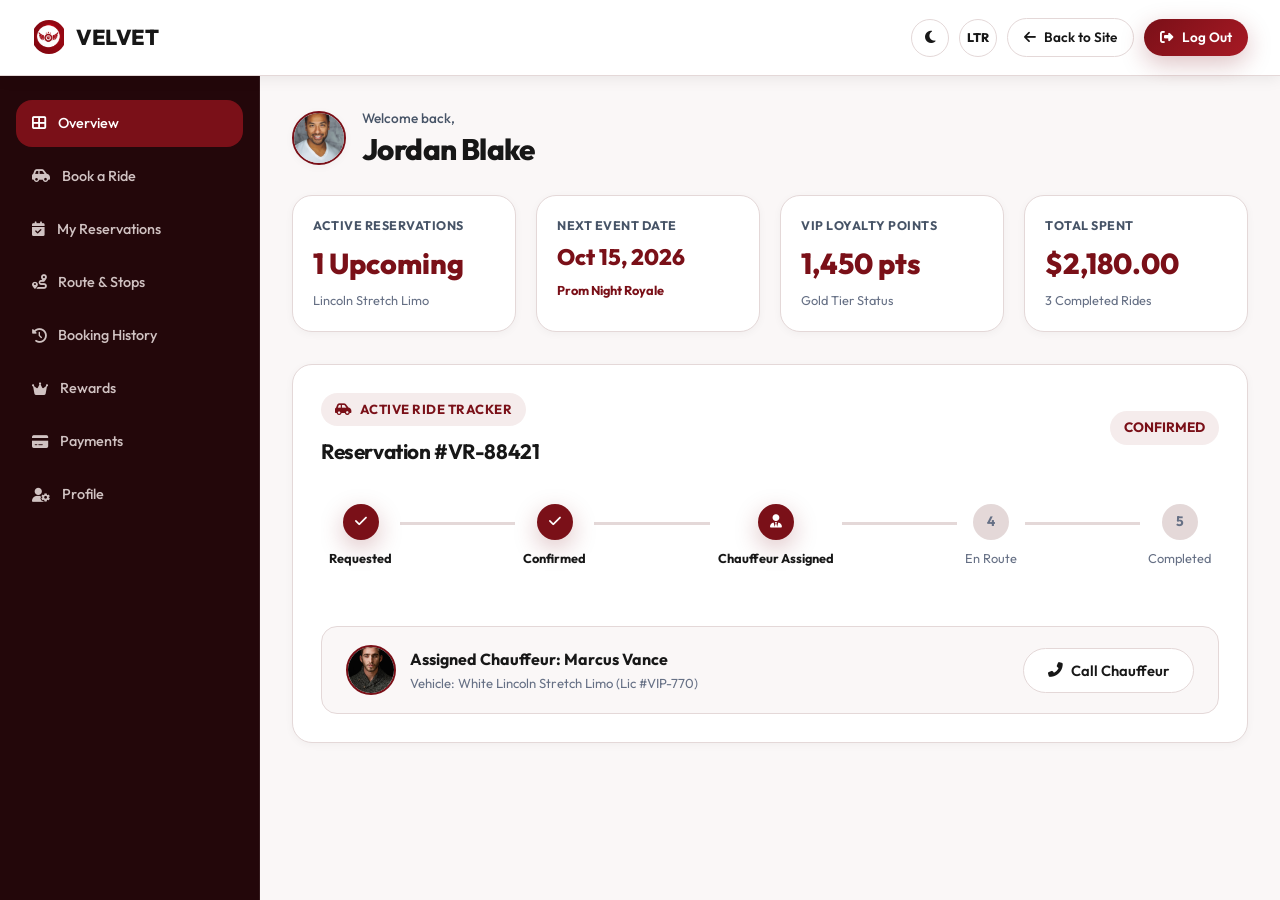
<file: dashboard.html>
<!DOCTYPE html>
<html lang="en" data-theme="light" dir="ltr">
<head>
  <meta charset="UTF-8">
  <meta name="viewport" content="width=device-width, initial-scale=1.0">
  <title>VELVET | Customer Booking Dashboard</title>
  <link rel="icon" type="image/png" href="assets/images/logo.png">
  <link rel="shortcut icon" type="image/png" href="assets/images/logo.png">
  <link rel="apple-touch-icon" href="assets/images/logo.png">
  
  <link rel="preconnect" href="https://fonts.googleapis.com">
  <link rel="preconnect" href="https://fonts.gstatic.com" crossorigin>
  <link href="https://fonts.googleapis.com/css2?family=Outfit:wght@300;400;500;600;700;800&display=swap" rel="stylesheet">
  <link rel="stylesheet" href="https://cdnjs.cloudflare.com/ajax/libs/font-awesome/6.5.2/css/all.min.css">
  
  <link rel="stylesheet" href="assets/css/style.css">
  <link rel="stylesheet" href="assets/css/responsive.css">

  <style>
    /* Dashboard Layout Inspired by Reference Image */
    .dashboard-layout {
      display: flex;
      min-height: 100vh;
      padding-top: 76px;
      background: var(--bg-primary);
    }

    .dash-sidebar {
      width: 260px;
      background: var(--dark-wine);
      color: #FFFFFF;
      flex-shrink: 0;
      padding: 24px 16px;
      display: flex;
      flex-direction: column;
      border-right: 1px solid rgba(255, 255, 255, 0.08);
      position: fixed;
      top: 76px;
      bottom: 0;
      left: 0;
      height: calc(100vh - 76px);
      overflow-y: auto;
      z-index: 900;
    }

    [dir="rtl"] .dash-sidebar {
      left: auto;
      right: 0;
      border-right: none;
      border-left: 1px solid rgba(255, 255, 255, 0.08);
    }

    .dash-nav {
      margin-top: 16px;
      display: flex;
      flex-direction: column;
      gap: 6px;
    }

    .dash-nav-item {
      display: flex;
      align-items: center;
      gap: 12px;
      padding: 12px 16px;
      border-radius: var(--radius-md);
      color: #D0C2C2;
      font-size: 0.9rem;
      font-weight: 500;
      transition: all var(--transition-fast);
      cursor: pointer;
    }

    .dash-nav-item:hover, .dash-nav-item.active {
      background: var(--burgundy-primary);
      color: #FFFFFF;
    }

    .dash-main {
      flex: 1;
      margin-left: 260px;
      display: flex;
      flex-direction: column;
      min-width: 0;
      overflow-x: hidden;
    }

    [dir="rtl"] .dash-main {
      margin-left: 0;
      margin-right: 260px;
    }

    .dash-topbar {
      position: fixed !important;
      top: 0 !important;
      left: 0 !important;
      right: 0 !important;
      width: 100% !important;
      height: 76px !important;
      z-index: 1000 !important;
      background: var(--bg-card) !important;
      backdrop-filter: blur(16px) !important;
      -webkit-backdrop-filter: blur(16px) !important;
      border-bottom: 1px solid var(--border-color) !important;
      display: flex !important;
      align-items: center !important;
      justify-content: space-between !important;
      padding: 0 32px !important;
      box-shadow: 0 2px 15px rgba(0, 0, 0, 0.08) !important;
    }

    .dash-content {
      padding: 32px;
      flex: 1;
    }

    /* Metric Cards Grid */
    .metric-grid {
      display: grid;
      grid-template-columns: repeat(4, 1fr);
      gap: 20px;
      margin-bottom: 32px;
    }

    .metric-card {
      background: var(--bg-card);
      border: 1px solid var(--border-color);
      border-radius: var(--radius-lg);
      padding: 20px;
      box-shadow: var(--shadow-sm);
      transition: transform var(--transition-fast), box-shadow var(--transition-fast);
    }

    .metric-card:hover {
      transform: translateY(-2px);
      box-shadow: var(--shadow-md);
    }

    .metric-label {
      font-size: 0.78rem;
      font-weight: 700;
      color: var(--text-secondary);
      text-transform: uppercase;
      letter-spacing: 0.5px;
    }

    .metric-value {
      font-size: 1.8rem;
      font-weight: 800;
      color: var(--price-color);
      margin-top: 4px;
    }

    /* Status Stepper Tracker */
    .stepper-wrapper {
      width: 100%;
      overflow-x: auto;
      -webkit-overflow-scrolling: touch;
      padding-bottom: 10px;
    }

    .stepper {
      display: flex;
      justify-content: space-between;
      position: relative;
      margin: 24px 0;
      min-width: 540px;
    }

    .stepper::before {
      content: '';
      position: absolute;
      top: 18px;
      left: 0;
      width: 100%;
      height: 3px;
      background: var(--border-color);
      z-index: 1;
    }

    .step-item {
      position: relative;
      z-index: 2;
      background: var(--bg-card);
      padding: 0 8px;
      text-align: center;
    }

    .step-node {
      width: 36px;
      height: 36px;
      border-radius: 50%;
      background: var(--border-color);
      color: var(--text-muted);
      display: flex;
      align-items: center;
      justify-content: center;
      margin: 0 auto 8px auto;
      font-weight: 700;
      font-size: 0.85rem;
    }

    .step-item.active .step-node {
      background: var(--burgundy-primary);
      color: #FFFFFF;
      box-shadow: var(--shadow-accent);
    }

    .tab-section {
      display: none;
    }

    .tab-section.active {
      display: block;
    }

    .chauffeur-card-box {
      display: flex;
      align-items: center;
      justify-content: space-between;
      gap: 16px;
      background: var(--bg-primary);
      border: 1px solid var(--border-color);
      padding: 18px 24px;
      border-radius: var(--radius-md);
      margin-top: 24px;
    }

    .chauffeur-info-group {
      display: flex;
      align-items: center;
      gap: 14px;
    }

    @media (max-width: 768px) {
      .dash-topbar {
        padding: 0 16px;
        height: 64px;
      }
      .dash-logout-text {
        display: none !important;
      }
      .dash-logout-btn {
        width: 38px !important;
        height: 38px !important;
        padding: 0 !important;
        border-radius: var(--radius-full) !important;
        display: inline-flex !important;
        align-items: center !important;
        justify-content: center !important;
        font-size: 0.95rem !important;
        flex-shrink: 0 !important;
      }
      .dash-user-welcome {
        display: none;
      }
      .chauffeur-card-box {
        flex-direction: column;
        text-align: center;
        align-items: center;
        padding: 20px 16px;
      }
      .chauffeur-info-group {
        flex-direction: column;
        text-align: center;
      }
      .chauffeur-card-box .btn {
        width: 100%;
        justify-content: center;
        margin-top: 8px;
      }
    }
  </style>
</head>
<body>

  <!-- FULL WIDTH TOPBAR NAVBAR -->
  <header class="dash-topbar">
    <a href="index.html" class="brand-logo" style="font-size: 1.35rem; font-weight: 800; display: flex; align-items: center; gap: 10px; text-decoration: none;">
      <img src="assets/images/logo.png" alt="VELVET Logo" class="brand-logo-img">
      <span class="dash-brand-text">VELVET</span>
    </a>

    <div style="display: flex; align-items: center; gap: 10px;">
      <button class="icon-btn" id="themeToggleBtn" title="Theme Toggle"><i class="fas fa-moon" id="themeIcon"></i></button>
      <button class="icon-btn" id="dirToggleBtn" title="Direction Toggle"><span id="dirText" style="font-size:0.78rem; font-weight:800;">LTR</span></button>
      <a href="index.html" class="btn btn-outline dash-back-btn" style="padding: 8px 16px; font-size: 0.85rem;"><i class="fas fa-arrow-left"></i> Back to Site</a>
      <a href="login.html" class="btn btn-primary dash-logout-btn" title="Log Out" style="padding: 8px 16px; font-size: 0.85rem;"><i class="fas fa-sign-out-alt"></i> <span class="dash-logout-text">Log Out</span></a>
    </div>
  </header>

  <div class="dashboard-layout">
    <!-- SIDEBAR NAV (BELOW FULL-WIDTH NAVBAR) -->
    <aside class="dash-sidebar">
      <nav class="dash-nav" style="margin-top: 0;">
        <div class="dash-nav-item active" onclick="switchDashTab('overview', this)"><i class="fas fa-th-large"></i> Overview</div>
        <div class="dash-nav-item" onclick="switchDashTab('book-ride', this)"><i class="fas fa-car-side"></i> Book a Ride</div>
        <div class="dash-nav-item" onclick="switchDashTab('reservations', this)"><i class="fas fa-calendar-check"></i> My Reservations</div>
        <div class="dash-nav-item" onclick="switchDashTab('routes', this)"><i class="fas fa-route"></i> Route & Stops</div>
        <div class="dash-nav-item" onclick="switchDashTab('history', this)"><i class="fas fa-history"></i> Booking History</div>
        <div class="dash-nav-item" onclick="switchDashTab('rewards', this)"><i class="fas fa-crown"></i> Rewards</div>
        <div class="dash-nav-item" onclick="switchDashTab('payments', this)"><i class="fas fa-credit-card"></i> Payments</div>
        <div class="dash-nav-item" onclick="switchDashTab('profile', this)"><i class="fas fa-user-cog"></i> Profile</div>
      </nav>
    </aside>

    <!-- MAIN DASHBOARD CONTENT -->
    <main class="dash-main">
      <div class="dash-content">
        <!-- TAB 1: OVERVIEW (DEFAULT ACTIVE) -->
        <div id="tab-overview" class="tab-section active">
          <!-- User Profile Greeting Header (Inspired by Reference Image 2) -->
          <div style="display: flex; align-items: center; gap: 16px; margin-bottom: 28px;">
            <img src="assets/images/testimonials/user-2.jpg" alt="Jordan Blake" style="width: 54px; height: 54px; border-radius: 50%; border: 2.5px solid var(--burgundy-primary); object-fit: cover; flex-shrink: 0; box-shadow: var(--shadow-sm);">
            <div>
              <div style="font-size: 0.85rem; color: var(--text-secondary); font-weight: 500;">Welcome back,</div>
              <h2 style="font-size: 1.85rem; font-weight: 800; color: var(--text-primary); margin: 2px 0 0 0; line-height: 1.2;">Jordan Blake</h2>
            </div>
          </div>

          <!-- Metric Widgets Inspired by Reference Image -->
          <div class="metric-grid">
            <div class="metric-card">
              <div class="metric-label">Active Reservations</div>
              <div class="metric-value">1 Upcoming</div>
              <div style="font-size: 0.8rem; color: var(--text-muted); margin-top: 4px;">Lincoln Stretch Limo</div>
            </div>

            <div class="metric-card">
              <div class="metric-label">Next Event Date</div>
              <div class="metric-value" style="font-size: 1.4rem;">Oct 15, 2026</div>
              <div style="font-size: 0.8rem; color: var(--burgundy-primary); font-weight: 700; margin-top: 4px;">Prom Night Royale</div>
            </div>

            <div class="metric-card">
              <div class="metric-label">VIP Loyalty Points</div>
              <div class="metric-value">1,450 pts</div>
              <div style="font-size: 0.8rem; color: var(--text-muted); margin-top: 4px;">Gold Tier Status</div>
            </div>

            <div class="metric-card">
              <div class="metric-label">Total Spent</div>
              <div class="metric-value">$2,180.00</div>
              <div style="font-size: 0.8rem; color: var(--text-muted); margin-top: 4px;">3 Completed Rides</div>
            </div>
          </div>

          <!-- Active Reservation Live Tracker Card -->
          <div style="background: var(--bg-card); border: 1px solid var(--border-color); border-radius: var(--radius-lg); padding: 28px; margin-bottom: 32px; box-shadow: var(--shadow-sm);">
            <div style="display: flex; justify-content: space-between; align-items: center; margin-bottom: 16px; flex-wrap: wrap; gap: 10px;">
              <div>
                <span class="section-tag"><i class="fas fa-car-side"></i> Active Ride Tracker</span>
                <h3 style="font-size: 1.3rem;">Reservation #VR-88421</h3>
              </div>
              <span style="background: var(--accent-light); color: var(--burgundy-primary); font-weight: 700; font-size: 0.85rem; padding: 6px 14px; border-radius: var(--radius-full);">CONFIRMED</span>
            </div>

            <!-- Stepper Progress (Wrapped for Mobile Responsiveness) -->
            <div class="stepper-wrapper">
              <div class="stepper">
                <div class="step-item active">
                  <div class="step-node"><i class="fas fa-check"></i></div>
                  <div style="font-size: 0.8rem; font-weight: 700;">Requested</div>
                </div>
                <div class="step-item active">
                  <div class="step-node"><i class="fas fa-check"></i></div>
                  <div style="font-size: 0.8rem; font-weight: 700;">Confirmed</div>
                </div>
                <div class="step-item active">
                  <div class="step-node"><i class="fas fa-user-tie"></i></div>
                  <div style="font-size: 0.8rem; font-weight: 700;">Chauffeur Assigned</div>
                </div>
                <div class="step-item">
                  <div class="step-node">4</div>
                  <div style="font-size: 0.8rem; color: var(--text-muted);">En Route</div>
                </div>
                <div class="step-item">
                  <div class="step-node">5</div>
                  <div style="font-size: 0.8rem; color: var(--text-muted);">Completed</div>
                </div>
              </div>
            </div>

            <!-- Assigned Driver Info Box (Mobile Responsive Card) -->
            <div class="chauffeur-card-box">
              <div class="chauffeur-info-group">
                <img src="assets/images/dashboard/chauffeur-avatar.jpg" alt="Marcus Vance" style="width: 50px; height: 50px; border-radius: 50%; border: 2px solid var(--burgundy-primary); object-fit: cover; flex-shrink: 0;">
                <div>
                  <div style="font-weight: 700; font-size: 1rem;">Assigned Chauffeur: Marcus Vance</div>
                  <div style="font-size: 0.82rem; color: var(--text-muted);">Vehicle: White Lincoln Stretch Limo (Lic #VIP-770)</div>
                </div>
              </div>
              <button class="btn btn-outline" onclick="showToast('Calling Chauffeur Marcus Vance...', 'info')"><i class="fas fa-phone-alt"></i> Call Chauffeur</button>
            </div>
          </div>
        </div>

        <!-- TAB 2: BOOK A RIDE -->
        <div id="tab-book-ride" class="tab-section">
          <div style="background: var(--bg-card); border: 1px solid var(--border-color); padding: 32px; border-radius: var(--radius-lg);">
            <h3 style="margin-bottom: 20px;">Book a New Luxury Vehicle</h3>
            <form onsubmit="event.preventDefault(); showToast('New Reservation Submitted Successfully!', 'success');">
              <div class="calc-inputs-grid">
                <div>
                  <label style="font-size: 0.8rem; font-weight: 700; margin-bottom: 6px; display: block;">Select Fleet Vehicle</label>
                  <select class="form-control">
                    <option>Lincoln White Stretch Limo ($180/hr)</option>
                    <option>Mega Party Lounge Bus ($290/hr)</option>
                    <option>Mercedes Sprinter Jet Van ($220/hr)</option>
                    <option>Cadillac Escalade ESV ($140/hr)</option>
                  </select>
                </div>
                <div>
                  <label style="font-size: 0.8rem; font-weight: 700; margin-bottom: 6px; display: block;">Event Date</label>
                  <input type="date" class="form-control" value="2026-11-20">
                </div>
              </div>

              <div class="calc-inputs-grid">
                <div>
                  <label style="font-size: 0.8rem; font-weight: 700; margin-bottom: 6px; display: block;">Pickup Address</label>
                  <input type="text" class="form-control" placeholder="123 Luxury Ave, Downtown">
                </div>
                <div>
                  <label style="font-size: 0.8rem; font-weight: 700; margin-bottom: 6px; display: block;">Destination Address</label>
                  <input type="text" class="form-control" placeholder="Grand Gala Resort & Ballroom">
                </div>
              </div>

              <button type="submit" class="btn btn-primary" style="padding: 12px 28px;"><i class="fas fa-check-circle"></i> Confirm Booking Request</button>
            </form>
          </div>
        </div>

        <!-- TAB 3: RESERVATIONS -->
        <div id="tab-reservations" class="tab-section">
          <div style="background: var(--bg-card); border: 1px solid var(--border-color); padding: 32px; border-radius: var(--radius-lg);">
            <h3 style="margin-bottom: 20px;">My Upcoming Reservations</h3>
            <div style="padding: 20px; background: var(--bg-primary); border-radius: var(--radius-md); border: 1px solid var(--border-color);">
              <div style="display: flex; justify-content: space-between; align-items: center;">
                <div>
                  <h4 style="font-size: 1.1rem;">Lincoln Stretch Limo — Prom Night</h4>
                  <div style="font-size: 0.85rem; color: var(--text-muted); margin-top: 4px;">Date: Oct 15, 2026 • 5.0 Hours • 10 Guests</div>
                </div>
                <div style="font-weight: 800; font-size: 1.2rem; color: var(--burgundy-primary);">$900.00</div>
              </div>
            </div>
          </div>
        </div>

        <!-- TAB 4: ROUTE & STOPS -->
        <div id="tab-routes" class="tab-section">
          <div style="background: var(--bg-card); border: 1px solid var(--border-color); padding: 32px; border-radius: var(--radius-lg);">
            <h3 style="margin-bottom: 20px;">Manage Route & Photo Stops (Coimbatore)</h3>
            <div style="margin-bottom: 20px; border-radius: var(--radius-md); overflow: hidden; border: 1px solid var(--border-color); box-shadow: var(--shadow-sm);">
              <iframe src="https://www.google.com/maps/embed?pb=!1m18!1m12!1m3!1d125322.44173117462!2d76.90100345842841!3d11.01412629701833!2m3!1f0!2f0!3f0!3m2!1i1024!2i768!4f13.1!3m3!1m2!1s0x3ba859af2f971cb5%3A0x2fc1c81e183ed282!2sCoimbatore%2C%20Tamil%20Nadu!5e0!3m2!1sen!2sin!4v1700000000000!5m2!1sen!2sin" width="100%" height="280" style="border:0; width:100%; height:280px; display: block;" allowfullscreen="" loading="lazy" referrerpolicy="no-referrer-when-downgrade"></iframe>
            </div>
            <div style="display: flex; flex-direction: column; gap: 10px;">
              <div style="padding: 14px 18px; background: var(--bg-primary); border-radius: var(--radius-md); border: 1px solid var(--border-color); font-size: 0.9rem; display: flex; align-items: center; gap: 10px;">
                <i class="fas fa-map-marker-alt text-accent" style="font-size: 1.1rem; flex-shrink: 0;"></i>
                <div><strong>Stop 1 (Pickup):</strong> Avinashi Road, Race Course, Coimbatore</div>
              </div>
              <div style="padding: 14px 18px; background: var(--bg-primary); border-radius: var(--radius-md); border: 1px solid var(--border-color); font-size: 0.9rem; display: flex; align-items: center; gap: 10px;">
                <i class="fas fa-camera text-accent" style="font-size: 1.1rem; flex-shrink: 0;"></i>
                <div><strong>Stop 2 (Photo Op):</strong> VOC Park & Botanical Garden, Coimbatore</div>
              </div>
              <div style="padding: 14px 18px; background: var(--bg-primary); border-radius: var(--radius-md); border: 1px solid var(--border-color); font-size: 0.9rem; display: flex; align-items: center; gap: 10px;">
                <i class="fas fa-glass-cheers text-accent" style="font-size: 1.1rem; flex-shrink: 0;"></i>
                <div><strong>Stop 3 (Destination):</strong> Le Méridien, Avinashi Road, Coimbatore</div>
              </div>
            </div>
          </div>
        </div>

        <!-- TAB 5: HISTORY -->
        <div id="tab-history" class="tab-section">
          <div style="background: var(--bg-card); border: 1px solid var(--border-color); padding: 32px; border-radius: var(--radius-lg);">
            <h3 style="margin-bottom: 20px;">Past Ride History</h3>
            <div style="overflow-x: auto;">
              <table style="width: 100%; border-collapse: collapse; font-size: 0.9rem;">
                <thead>
                  <tr style="border-bottom: 2px solid var(--border-color); text-align: left;">
                    <th style="padding: 12px;">Booking ID</th>
                    <th style="padding: 12px;">Date</th>
                    <th style="padding: 12px;">Vehicle</th>
                    <th style="padding: 12px;">Amount</th>
                    <th style="padding: 12px; text-align: right;">Receipt</th>
                  </tr>
                </thead>
                <tbody>
                  <tr style="border-bottom: 1px solid var(--border-color);">
                    <td style="padding: 12px; font-weight: 700;">#VR-71029</td>
                    <td style="padding: 12px;">Aug 12, 2026</td>
                    <td style="padding: 12px;">Party Bus Lounge</td>
                    <td style="padding: 12px;">$1,160.00</td>
                    <td style="padding: 12px; text-align: right;"><button class="btn btn-outline" style="padding: 4px 10px; font-size: 0.78rem;" onclick="showToast('Downloading Receipt PDF...', 'info')">PDF</button></td>
                  </tr>
                  <tr>
                    <td style="padding: 12px; font-weight: 700;">#VR-64012</td>
                    <td style="padding: 12px;">May 04, 2026</td>
                    <td style="padding: 12px;">Cadillac Escalade SUV</td>
                    <td style="padding: 12px;">$420.00</td>
                    <td style="padding: 12px; text-align: right;"><button class="btn btn-outline" style="padding: 4px 10px; font-size: 0.78rem;" onclick="showToast('Downloading Receipt PDF...', 'info')">PDF</button></td>
                  </tr>
                </tbody>
              </table>
            </div>
          </div>
        </div>

        <!-- TAB 6: REWARDS -->
        <div id="tab-rewards" class="tab-section">
          <div style="background: var(--bg-card); border: 1px solid var(--border-color); padding: 32px; border-radius: var(--radius-lg);">
            <h3 style="margin-bottom: 20px;">VIP Rewards & Loyalty Status</h3>
            <div style="padding: 24px; background: var(--bg-primary); border-radius: var(--radius-lg); border: 1px solid var(--border-color); text-align: center;">
              <i class="fas fa-crown text-accent" style="font-size: 2.5rem; margin-bottom: 10px;"></i>
              <h4 style="font-size: 1.4rem;">Gold VIP Tier Member</h4>
              <p style="color: var(--text-muted); font-size: 0.9rem; margin-top: 4px;">You have 1,450 points. Next reward: 1 Free Extra Hour Upgrade at 2,000 pts.</p>
            </div>
          </div>
        </div>

        <!-- TAB 7: PAYMENTS -->
        <div id="tab-payments" class="tab-section">
          <div style="background: var(--bg-card); border: 1px solid var(--border-color); padding: 32px; border-radius: var(--radius-lg);">
            <h3 style="margin-bottom: 20px;">Saved Payment Methods</h3>
            <div style="padding: 20px; background: var(--bg-primary); border-radius: var(--radius-md); border: 1px solid var(--border-color); display: flex; justify-content: space-between; align-items: center;">
              <div style="display: flex; align-items: center; gap: 14px;">
                <i class="fab fa-cc-visa" style="font-size: 2.2rem; color: #1A1F71;"></i>
                <div>
                  <div style="font-weight: 700;">Visa ending in •••• 4242</div>
                  <div style="font-size: 0.8rem; color: var(--text-muted);">Expires 09/28</div>
                </div>
              </div>
              <span style="font-size: 0.8rem; background: var(--accent-light); color: var(--burgundy-primary); font-weight: 700; padding: 4px 10px; border-radius: var(--radius-full);">DEFAULT</span>
            </div>
          </div>
        </div>

        <!-- TAB 8: PROFILE -->
        <div id="tab-profile" class="tab-section">
          <div style="background: var(--bg-card); border: 1px solid var(--border-color); padding: 32px; border-radius: var(--radius-lg);">
            <h3 style="margin-bottom: 20px;">Account Settings & Preferences</h3>
            <form onsubmit="event.preventDefault(); showToast('Profile settings saved!', 'success');">
              <div class="calc-inputs-grid">
                <div>
                  <label style="font-size: 0.8rem; font-weight: 700; margin-bottom: 6px; display: block;">First Name</label>
                  <input type="text" class="form-control" value="Jordan">
                </div>
                <div>
                  <label style="font-size: 0.8rem; font-weight: 700; margin-bottom: 6px; display: block;">Last Name</label>
                  <input type="text" class="form-control" value="Blake">
                </div>
              </div>
              <button type="submit" class="btn btn-primary"><i class="fas fa-save"></i> Save Profile</button>
            </form>
          </div>
        </div>

      </div>
    </main>
  </div>

  <script src="assets/js/main.js"></script>
  <script>
    function switchDashTab(tabId, el) {
      document.querySelectorAll('.dash-nav-item').forEach(item => item.classList.remove('active'));
      el.classList.add('active');
      document.querySelectorAll('.tab-section').forEach(tab => tab.classList.remove('active'));
      document.getElementById('tab-' + tabId).classList.add('active');
    }
  </script>
</body>
</html>
</file>
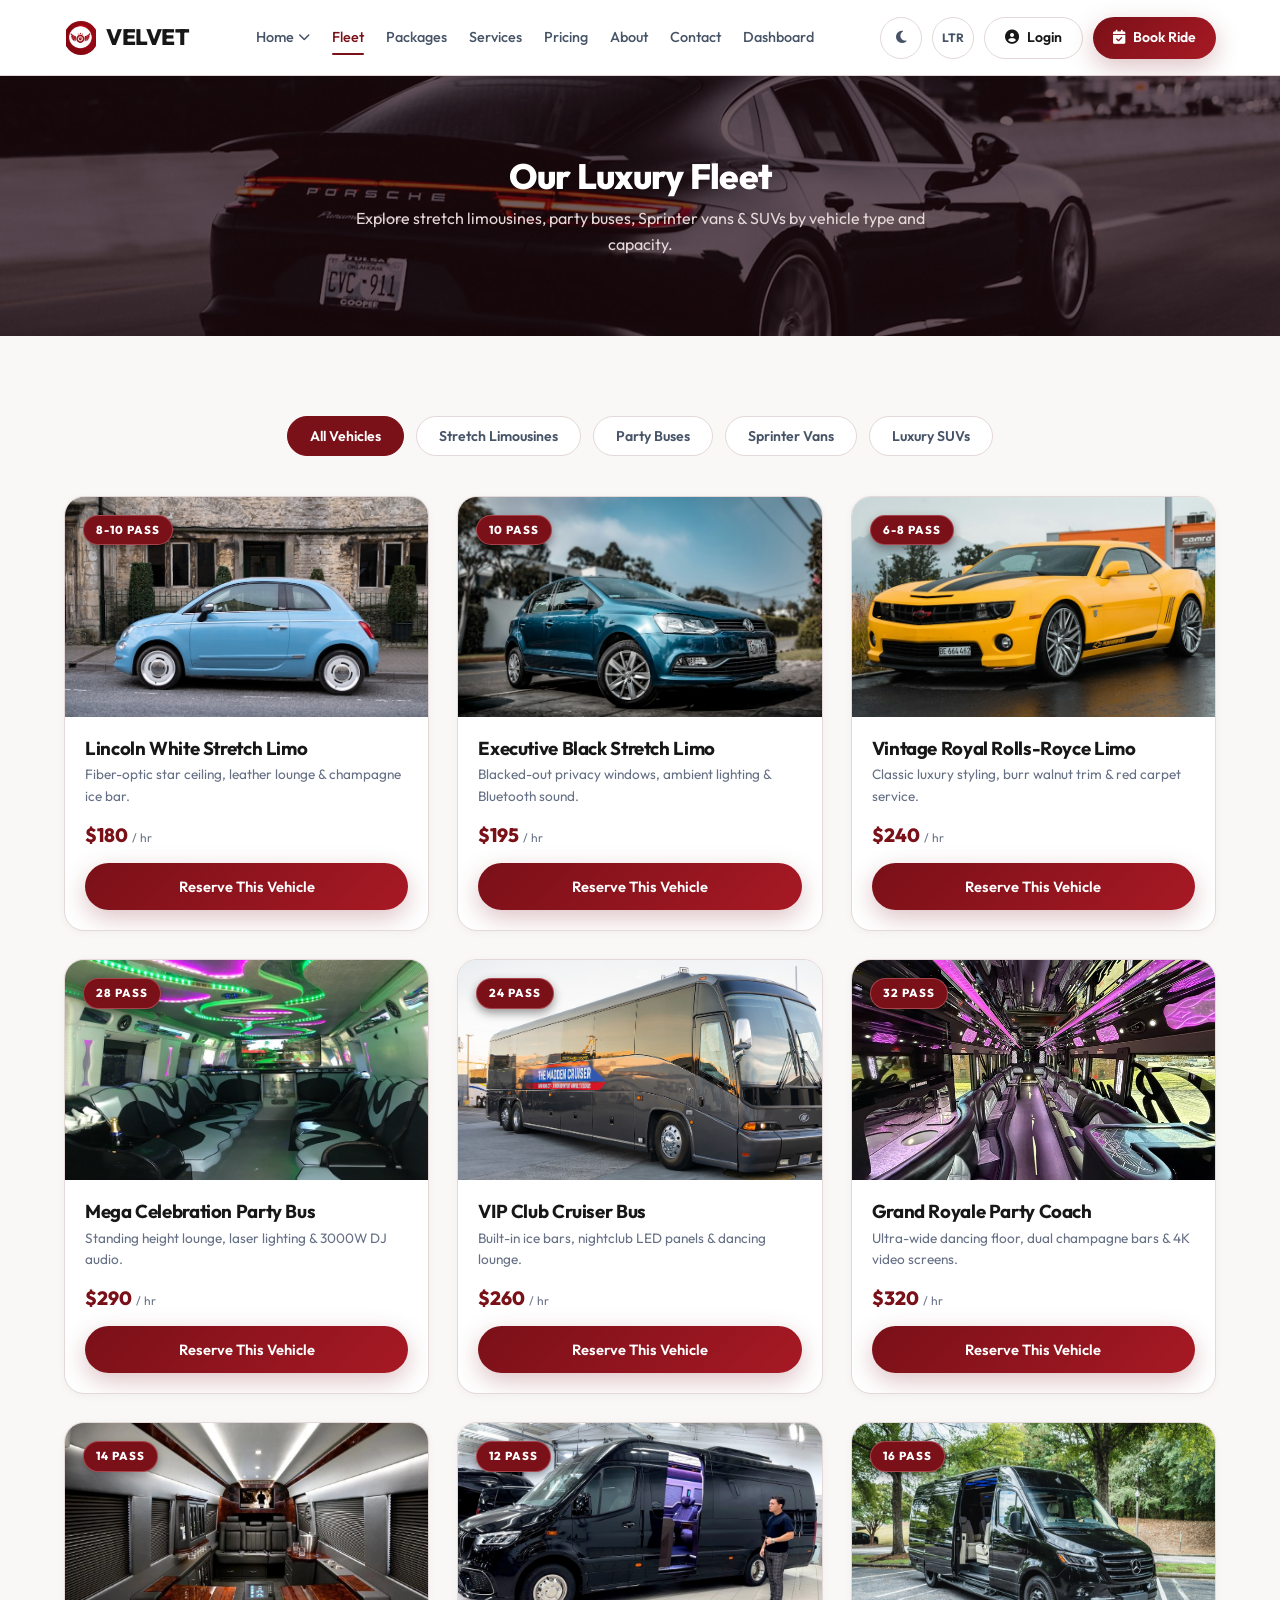
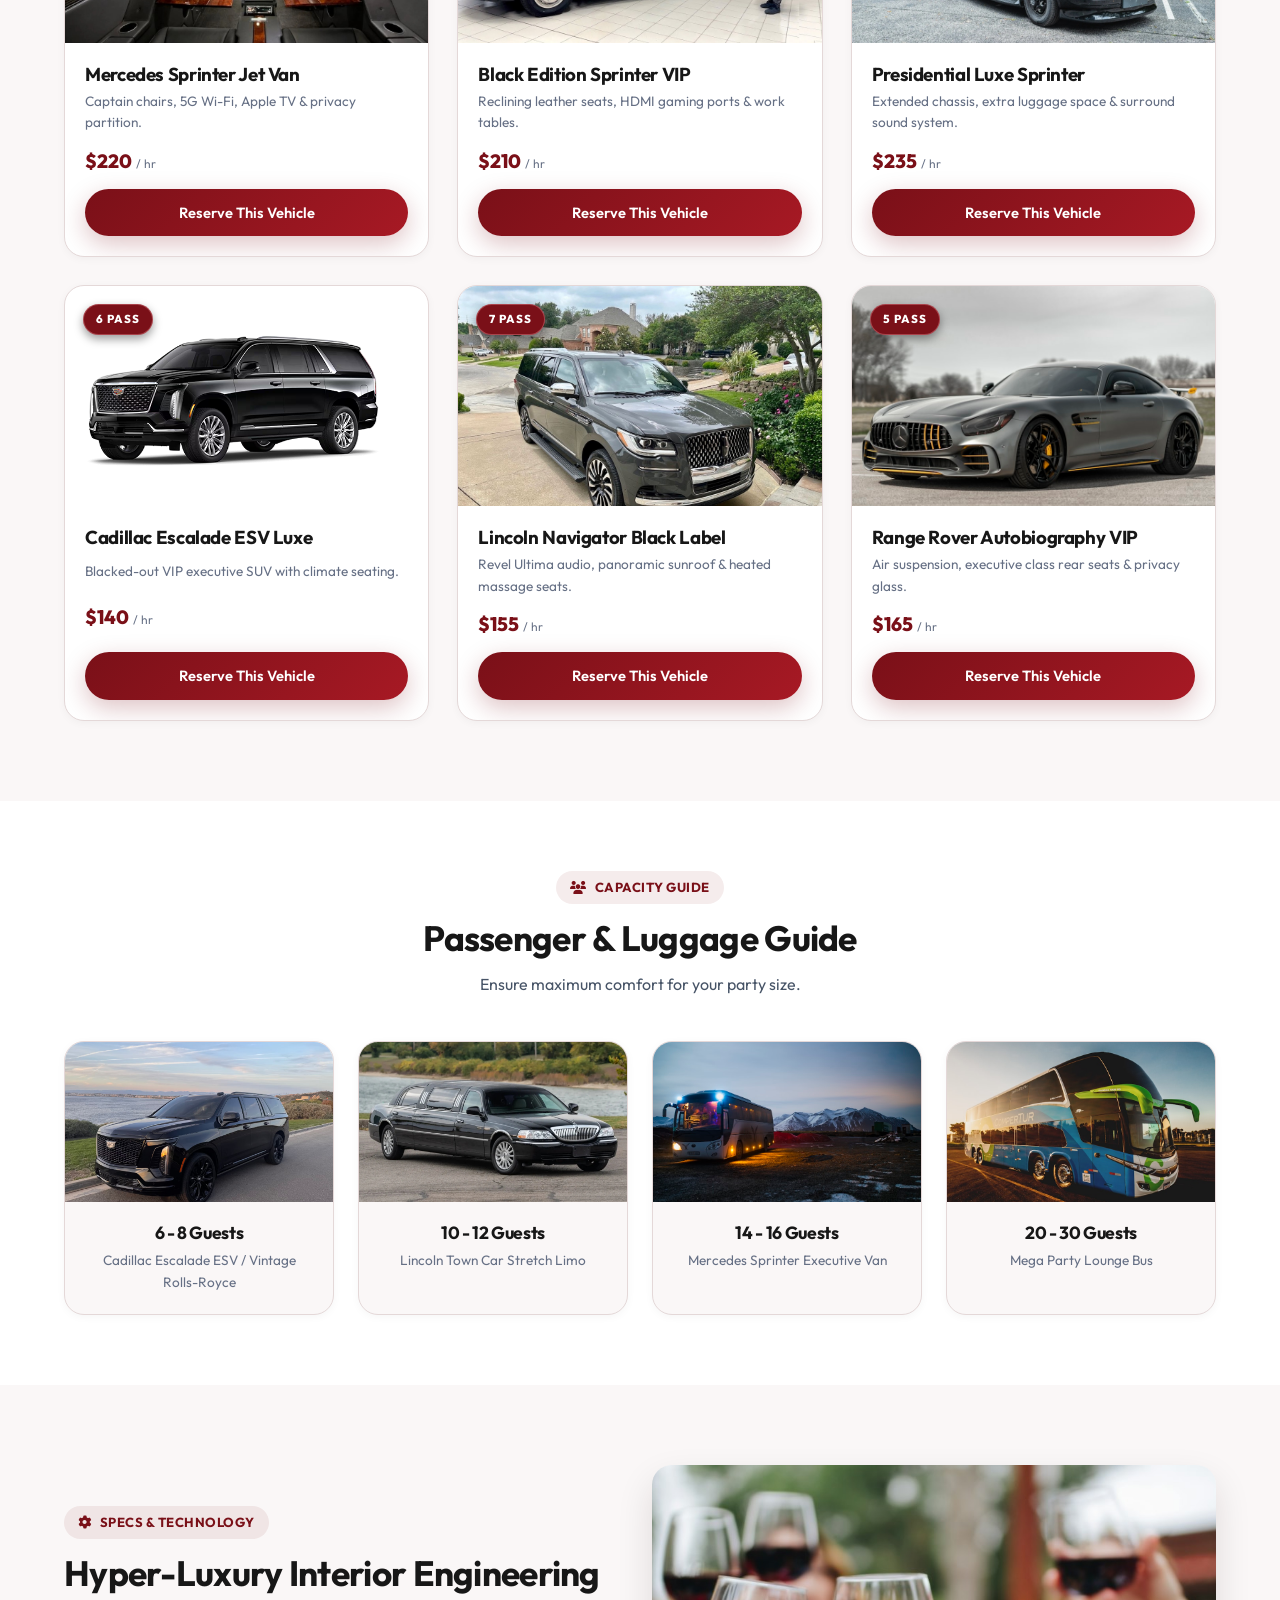
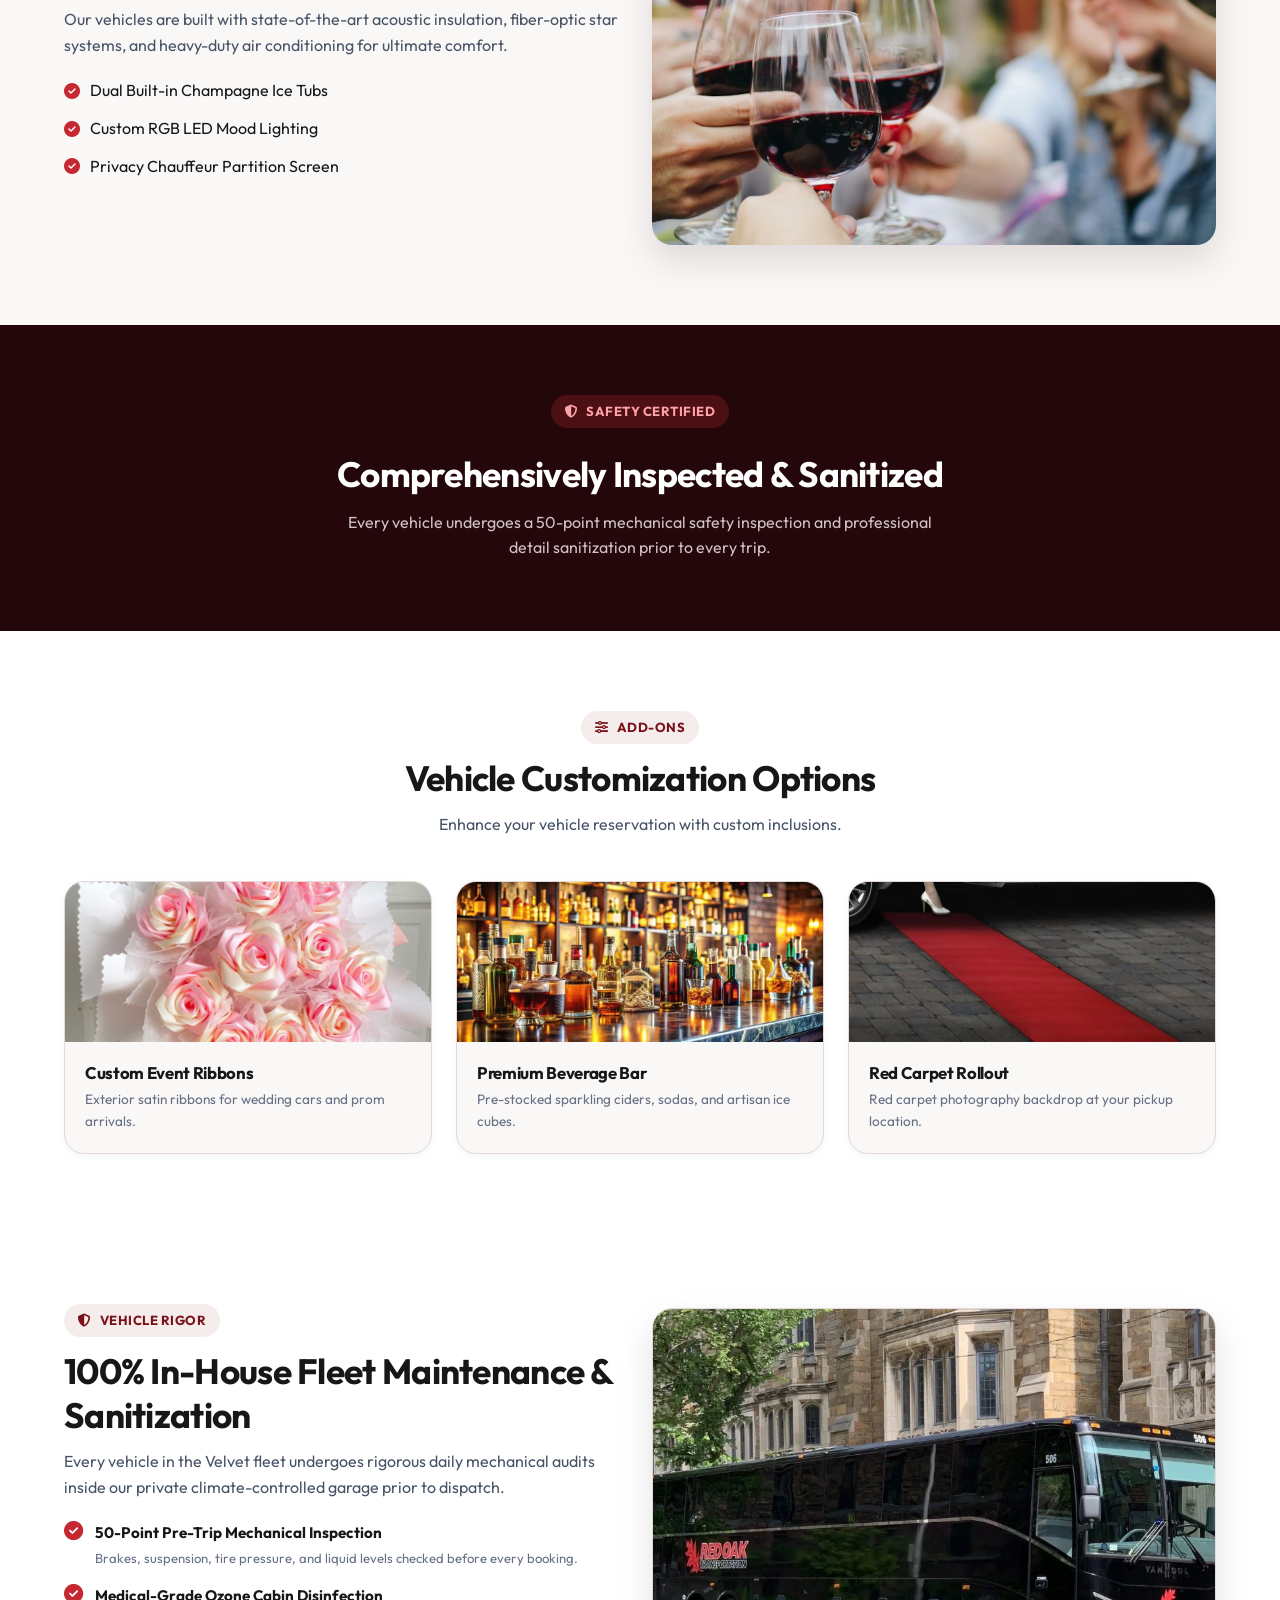
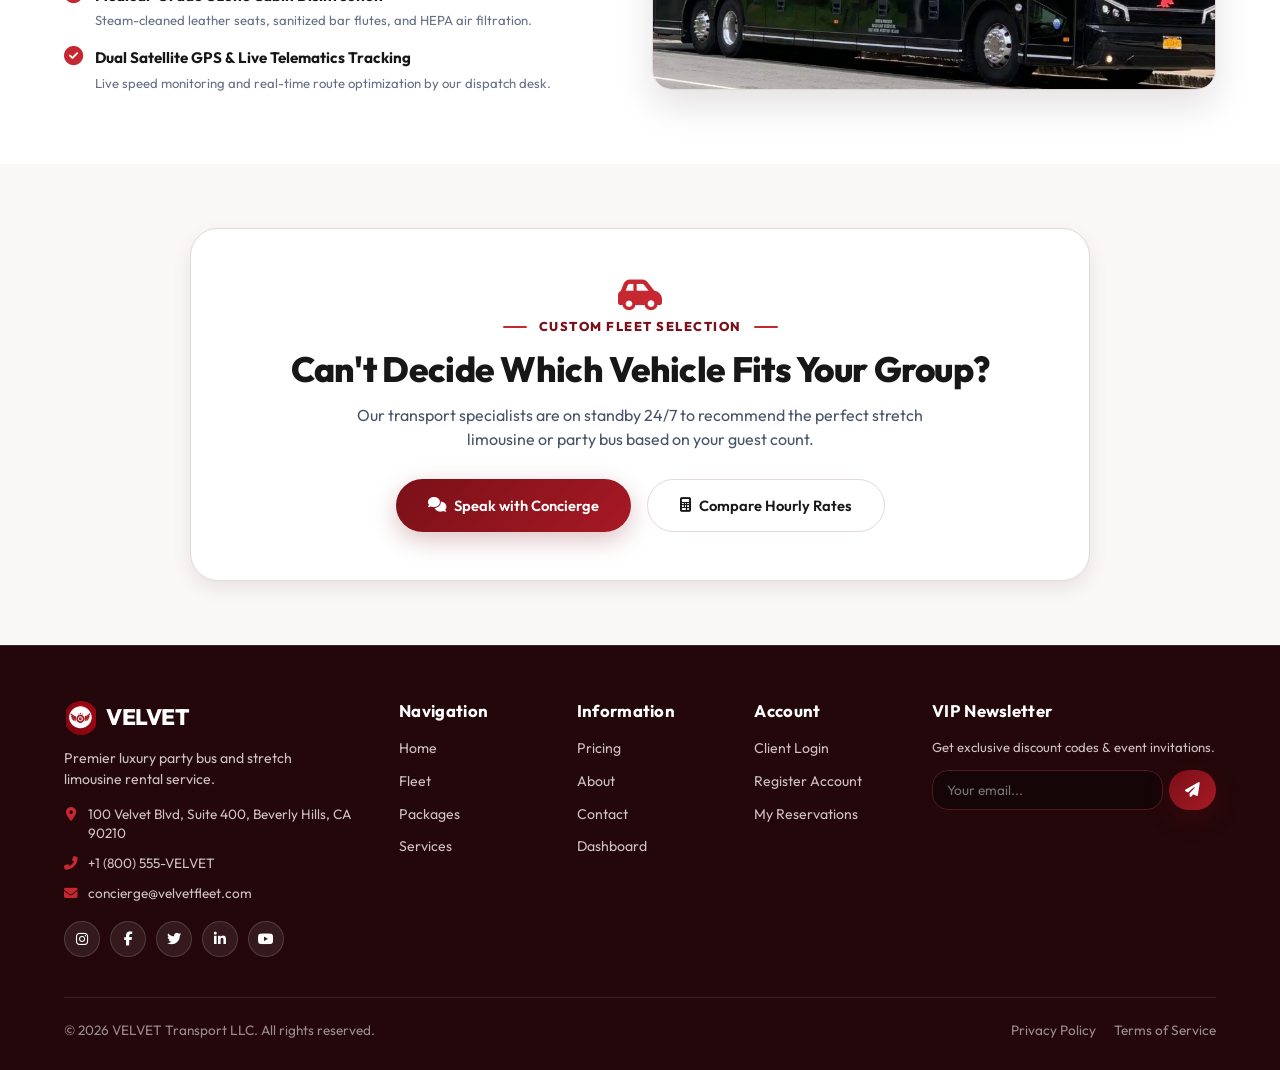
<file: fleet.html>
<!DOCTYPE html>
<html lang="en" data-theme="light" dir="ltr">
<head>
  <meta charset="UTF-8">
  <meta name="viewport" content="width=device-width, initial-scale=1.0">
  <title>VELVET | Limousine & Party Bus Fleet Gallery</title>
  <link rel="icon" type="image/png" href="assets/images/logo.png">
  <link rel="shortcut icon" type="image/png" href="assets/images/logo.png">
  <link rel="apple-touch-icon" href="assets/images/logo.png">
  <meta name="description" content="Explore our ultra-luxury fleet of stretch limousines, party buses, executive Sprinters, and Cadillac Escalade SUVs.">
  
  <link rel="preconnect" href="https://fonts.googleapis.com">
  <link rel="preconnect" href="https://fonts.gstatic.com" crossorigin>
  <link href="https://fonts.googleapis.com/css2?family=Outfit:wght@300;400;500;600;700;800&display=swap" rel="stylesheet">
  <link rel="stylesheet" href="https://cdnjs.cloudflare.com/ajax/libs/font-awesome/6.5.2/css/all.min.css">
  
  <link rel="stylesheet" href="assets/css/style.css">
  <link rel="stylesheet" href="assets/css/responsive.css">

  <style>
    .fleet-filter-bar {
      display: flex;
      justify-content: center;
      gap: 12px;
      margin-bottom: 40px;
      flex-wrap: wrap;
    }

    .filter-btn {
      padding: 10px 22px;
      border-radius: var(--radius-full);
      background: var(--bg-card);
      border: 1px solid var(--border-color);
      color: var(--text-secondary);
      font-weight: 600;
      font-size: 0.88rem;
      transition: all var(--transition-fast);
    }

    .filter-btn.active, .filter-btn:hover {
      background: var(--burgundy-primary);
      color: #FFFFFF;
      border-color: var(--burgundy-primary);
    }

    .fleet-spec-grid {
      display: grid;
      grid-template-columns: repeat(3, 1fr);
      gap: 28px;
    }

    @media (max-width: 1024px) {
      .fleet-spec-grid { grid-template-columns: 1fr 1fr; }
    }

    @media (max-width: 640px) {
      .fleet-spec-grid { grid-template-columns: 1fr; }
    }
  </style>
</head>
<body>

  <!-- FIXED NAVBAR -->
  <header class="navbar">
    <div class="container navbar-inner">
      <a href="index.html" class="brand-logo">
        <img src="assets/images/logo.png" alt="VELVET Logo" class="brand-logo-img">
        <span>VELVET</span>
      </a>

      <nav class="nav-menu" id="navMenu">
        <div class="nav-dropdown" id="homeDropdown">
          <a href="index.html" class="nav-link dropdown-trigger">
            Home <i class="fas fa-chevron-down"></i>
          </a>
          <div class="dropdown-menu">
            <a href="index.html" class="dropdown-item">Home 1 - Fleet Hero</a>
            <a href="home-2.html" class="dropdown-item">Home 2 - Lounge Edition</a>
          </div>
        </div>

        <a href="fleet.html" class="nav-link active">Fleet</a>
        <a href="packages.html" class="nav-link">Packages</a>
        <a href="services.html" class="nav-link">Services</a>
        <a href="pricing.html" class="nav-link">Pricing</a>
        <a href="about.html" class="nav-link">About</a>
        <a href="contact.html" class="nav-link">Contact</a>
        <a href="dashboard.html" class="nav-link">Dashboard</a>
        <a href="login.html" class="nav-link mobile-login-link"><i class="fas fa-user-circle"></i> Login</a>
        <a href="contact.html" class="btn btn-primary mobile-book-btn"><i class="fas fa-calendar-check"></i> Book Ride</a>
      </nav>

      <div class="nav-actions">
        <button class="icon-btn" id="themeToggleBtn" title="Theme Toggle"><i class="fas fa-moon" id="themeIcon"></i></button>
        <button class="icon-btn" id="dirToggleBtn" title="Direction Toggle"><span id="dirText" style="font-size:0.75rem; font-weight:700;">LTR</span></button>
        <a href="login.html" class="btn desktop-login-btn"><i class="fas fa-user-circle"></i> <span>Login</span></a>
        <a href="contact.html" class="btn desktop-book-btn"><i class="fas fa-calendar-check"></i> <span>Book Ride</span></a>
        <button class="icon-btn hamburger-btn" id="hamburgerBtn"><i class="fas fa-bars"></i></button>
      </div>
    </div>
  </header>

  <!-- STANDARD CONSISTENT INNER HERO (EXACTLY 260px HEIGHT) -->
  <section class="inner-hero">
    <img src="assets/images/hero/hero-fleet.jpg" alt="Velvet Fleet" class="inner-hero-bg">
    <div class="inner-hero-content">
      <h1 class="inner-hero-title">Our Luxury Fleet</h1>
      <p class="inner-hero-desc">Explore stretch limousines, party buses, Sprinter vans & SUVs by vehicle type and capacity.</p>
    </div>
  </section>

  <!-- FLEET PAGE - EXACTLY 7 MEANINGFUL SECTIONS -->

  <!-- SECTION 1: FILTERABLE FLEET CATALOG GRID -->
  <section style="padding: 80px 0;">
    <div class="container">
      <div class="fleet-filter-bar">
        <button class="filter-btn active" onclick="filterFleet('all', this)">All Vehicles</button>
        <button class="filter-btn" onclick="filterFleet('limo', this)">Stretch Limousines</button>
        <button class="filter-btn" onclick="filterFleet('party-bus', this)">Party Buses</button>
        <button class="filter-btn" onclick="filterFleet('sprinter', this)">Sprinter Vans</button>
        <button class="filter-btn" onclick="filterFleet('suv', this)">Luxury SUVs</button>
      </div>

      <div class="fleet-spec-grid" id="fleetGridContainer">
        <!-- Vehicle 1 (Limo) -->
        <div class="modern-card fleet-item limo">
          <div class="modern-card-img">
            <img src="assets/images/fleet/limo-white-1.jpg" alt="Lincoln White Stretch Limo">
            <span class="card-pill-badge">8-10 Pass</span>
          </div>
          <div class="modern-card-body">
            <h3>Lincoln White Stretch Limo</h3>
            <p style="color: var(--text-muted); font-size: 0.85rem; margin: 4px 0 12px 0;">Fiber-optic star ceiling, leather lounge & champagne ice bar.</p>
            <div style="font-weight: 800; font-size: 1.2rem; color: var(--burgundy-primary); margin-bottom: 12px;">$180 <span style="font-size: 0.75rem; color: var(--text-muted); font-weight: 400;">/ hr</span></div>
            <a href="dashboard.html" class="btn btn-primary" style="width: 100%;">Reserve This Vehicle</a>
          </div>
        </div>

        <!-- Vehicle 2 (Limo) -->
        <div class="modern-card fleet-item limo">
          <div class="modern-card-img">
            <img src="assets/images/fleet/limo-black-1.jpg" alt="Executive Black Stretch Limo">
            <span class="card-pill-badge">10 Pass</span>
          </div>
          <div class="modern-card-body">
            <h3>Executive Black Stretch Limo</h3>
            <p style="color: var(--text-muted); font-size: 0.85rem; margin: 4px 0 12px 0;">Blacked-out privacy windows, ambient lighting & Bluetooth sound.</p>
            <div style="font-weight: 800; font-size: 1.2rem; color: var(--burgundy-primary); margin-bottom: 12px;">$195 <span style="font-size: 0.75rem; color: var(--text-muted); font-weight: 400;">/ hr</span></div>
            <a href="dashboard.html" class="btn btn-primary" style="width: 100%;">Reserve This Vehicle</a>
          </div>
        </div>

        <!-- Vehicle 3 (Limo) -->
        <div class="modern-card fleet-item limo">
          <div class="modern-card-img">
            <img src="assets/images/fleet/limo-vintage-1.jpg" alt="Vintage Royal Rolls-Royce Limo">
            <span class="card-pill-badge">6-8 Pass</span>
          </div>
          <div class="modern-card-body">
            <h3>Vintage Royal Rolls-Royce Limo</h3>
            <p style="color: var(--text-muted); font-size: 0.85rem; margin: 4px 0 12px 0;">Classic luxury styling, burr walnut trim & red carpet service.</p>
            <div style="font-weight: 800; font-size: 1.2rem; color: var(--burgundy-primary); margin-bottom: 12px;">$240 <span style="font-size: 0.75rem; color: var(--text-muted); font-weight: 400;">/ hr</span></div>
            <a href="dashboard.html" class="btn btn-primary" style="width: 100%;">Reserve This Vehicle</a>
          </div>
        </div>

        <!-- Vehicle 4 (Party Bus) -->
        <div class="modern-card fleet-item party-bus">
          <div class="modern-card-img">
            <img src="assets/images/fleet/bus-party-1.jpg" alt="Mega Celebration Party Bus">
            <span class="card-pill-badge">28 Pass</span>
          </div>
          <div class="modern-card-body">
            <h3>Mega Celebration Party Bus</h3>
            <p style="color: var(--text-muted); font-size: 0.85rem; margin: 4px 0 12px 0;">Standing height lounge, laser lighting & 3000W DJ audio.</p>
            <div style="font-weight: 800; font-size: 1.2rem; color: var(--burgundy-primary); margin-bottom: 12px;">$290 <span style="font-size: 0.75rem; color: var(--text-muted); font-weight: 400;">/ hr</span></div>
            <a href="dashboard.html" class="btn btn-primary" style="width: 100%;">Reserve This Vehicle</a>
          </div>
        </div>

        <!-- Vehicle 5 (Party Bus) -->
        <div class="modern-card fleet-item party-bus">
          <div class="modern-card-img">
            <img src="assets/images/fleet/bus-party-2.jpg" alt="VIP Club Cruiser Bus">
            <span class="card-pill-badge">24 Pass</span>
          </div>
          <div class="modern-card-body">
            <h3>VIP Club Cruiser Bus</h3>
            <p style="color: var(--text-muted); font-size: 0.85rem; margin: 4px 0 12px 0;">Built-in ice bars, nightclub LED panels & dancing lounge.</p>
            <div style="font-weight: 800; font-size: 1.2rem; color: var(--burgundy-primary); margin-bottom: 12px;">$260 <span style="font-size: 0.75rem; color: var(--text-muted); font-weight: 400;">/ hr</span></div>
            <a href="dashboard.html" class="btn btn-primary" style="width: 100%;">Reserve This Vehicle</a>
          </div>
        </div>

        <!-- Vehicle 6 (Party Bus) -->
        <div class="modern-card fleet-item party-bus">
          <div class="modern-card-img">
            <img src="assets/images/fleet/bus-party-3.jpg" alt="Grand Royale Party Coach">
            <span class="card-pill-badge">32 Pass</span>
          </div>
          <div class="modern-card-body">
            <h3>Grand Royale Party Coach</h3>
            <p style="color: var(--text-muted); font-size: 0.85rem; margin: 4px 0 12px 0;">Ultra-wide dancing floor, dual champagne bars & 4K video screens.</p>
            <div style="font-weight: 800; font-size: 1.2rem; color: var(--burgundy-primary); margin-bottom: 12px;">$320 <span style="font-size: 0.75rem; color: var(--text-muted); font-weight: 400;">/ hr</span></div>
            <a href="dashboard.html" class="btn btn-primary" style="width: 100%;">Reserve This Vehicle</a>
          </div>
        </div>

        <!-- Vehicle 7 (Sprinter) -->
        <div class="modern-card fleet-item sprinter">
          <div class="modern-card-img">
            <img src="assets/images/fleet/sprinter-jet-1.jpg" alt="Mercedes Sprinter Jet Van">
            <span class="card-pill-badge">14 Pass</span>
          </div>
          <div class="modern-card-body">
            <h3>Mercedes Sprinter Jet Van</h3>
            <p style="color: var(--text-muted); font-size: 0.85rem; margin: 4px 0 12px 0;">Captain chairs, 5G Wi-Fi, Apple TV & privacy partition.</p>
            <div style="font-weight: 800; font-size: 1.2rem; color: var(--burgundy-primary); margin-bottom: 12px;">$220 <span style="font-size: 0.75rem; color: var(--text-muted); font-weight: 400;">/ hr</span></div>
            <a href="dashboard.html" class="btn btn-primary" style="width: 100%;">Reserve This Vehicle</a>
          </div>
        </div>

        <!-- Vehicle 8 (Sprinter) -->
        <div class="modern-card fleet-item sprinter">
          <div class="modern-card-img">
            <img src="assets/images/fleet/sprinter-black-1.jpg" alt="Black Edition Sprinter VIP">
            <span class="card-pill-badge">12 Pass</span>
          </div>
          <div class="modern-card-body">
            <h3>Black Edition Sprinter VIP</h3>
            <p style="color: var(--text-muted); font-size: 0.85rem; margin: 4px 0 12px 0;">Reclining leather seats, HDMI gaming ports & work tables.</p>
            <div style="font-weight: 800; font-size: 1.2rem; color: var(--burgundy-primary); margin-bottom: 12px;">$210 <span style="font-size: 0.75rem; color: var(--text-muted); font-weight: 400;">/ hr</span></div>
            <a href="dashboard.html" class="btn btn-primary" style="width: 100%;">Reserve This Vehicle</a>
          </div>
        </div>

        <!-- Vehicle 9 (Sprinter) -->
        <div class="modern-card fleet-item sprinter">
          <div class="modern-card-img">
            <img src="assets/images/fleet/sprinter-luxe-1.jpg" alt="Presidential Luxe Sprinter">
            <span class="card-pill-badge">16 Pass</span>
          </div>
          <div class="modern-card-body">
            <h3>Presidential Luxe Sprinter</h3>
            <p style="color: var(--text-muted); font-size: 0.85rem; margin: 4px 0 12px 0;">Extended chassis, extra luggage space & surround sound system.</p>
            <div style="font-weight: 800; font-size: 1.2rem; color: var(--burgundy-primary); margin-bottom: 12px;">$235 <span style="font-size: 0.75rem; color: var(--text-muted); font-weight: 400;">/ hr</span></div>
            <a href="dashboard.html" class="btn btn-primary" style="width: 100%;">Reserve This Vehicle</a>
          </div>
        </div>

        <!-- Vehicle 10 (SUV) -->
        <div class="modern-card fleet-item suv">
          <div class="modern-card-img">
            <img src="assets/images/fleet/suv-escalade-1.jpg" alt="Cadillac Escalade ESV Luxe">
            <span class="card-pill-badge">6 Pass</span>
          </div>
          <div class="modern-card-body">
            <h3>Cadillac Escalade ESV Luxe</h3>
            <p style="color: var(--text-muted); font-size: 0.85rem; margin: 4px 0 12px 0;">Blacked-out VIP executive SUV with climate seating.</p>
            <div style="font-weight: 800; font-size: 1.2rem; color: var(--burgundy-primary); margin-bottom: 12px;">$140 <span style="font-size: 0.75rem; color: var(--text-muted); font-weight: 400;">/ hr</span></div>
            <a href="dashboard.html" class="btn btn-primary" style="width: 100%;">Reserve This Vehicle</a>
          </div>
        </div>

        <!-- Vehicle 11 (SUV) -->
        <div class="modern-card fleet-item suv">
          <div class="modern-card-img">
            <img src="assets/images/fleet/suv-navigator-1.jpg" alt="Lincoln Navigator Black Label">
            <span class="card-pill-badge">7 Pass</span>
          </div>
          <div class="modern-card-body">
            <h3>Lincoln Navigator Black Label</h3>
            <p style="color: var(--text-muted); font-size: 0.85rem; margin: 4px 0 12px 0;">Revel Ultima audio, panoramic sunroof & heated massage seats.</p>
            <div style="font-weight: 800; font-size: 1.2rem; color: var(--burgundy-primary); margin-bottom: 12px;">$155 <span style="font-size: 0.75rem; color: var(--text-muted); font-weight: 400;">/ hr</span></div>
            <a href="dashboard.html" class="btn btn-primary" style="width: 100%;">Reserve This Vehicle</a>
          </div>
        </div>

        <!-- Vehicle 12 (SUV) -->
        <div class="modern-card fleet-item suv">
          <div class="modern-card-img">
            <img src="assets/images/fleet/suv-rangerover-1.jpg" alt="Range Rover Autobiography VIP">
            <span class="card-pill-badge">5 Pass</span>
          </div>
          <div class="modern-card-body">
            <h3>Range Rover Autobiography VIP</h3>
            <p style="color: var(--text-muted); font-size: 0.85rem; margin: 4px 0 12px 0;">Air suspension, executive class rear seats & privacy glass.</p>
            <div style="font-weight: 800; font-size: 1.2rem; color: var(--burgundy-primary); margin-bottom: 12px;">$165 <span style="font-size: 0.75rem; color: var(--text-muted); font-weight: 400;">/ hr</span></div>
            <a href="dashboard.html" class="btn btn-primary" style="width: 100%;">Reserve This Vehicle</a>
          </div>
        </div>
      </div>
    </div>
  </section>

  <!-- SECTION 2: CAPACITY COMPARISON CHART -->
  <section style="padding: 70px 0; background: var(--bg-card);">
    <div class="container">
      <div class="section-header">
        <span class="section-tag"><i class="fas fa-users"></i> Capacity Guide</span>
        <h2 class="section-title">Passenger & Luggage Guide</h2>
        <p class="section-subtitle">Ensure maximum comfort for your party size.</p>
      </div>

      <div class="grid-4-col">
        <!-- Guide Card 1 -->
        <div class="modern-card" style="background: var(--bg-primary); border-radius: var(--radius-lg); border: 1px solid var(--border-color); overflow: hidden; height: 100%; display: flex; flex-direction: column;">
          <div style="height: 160px; overflow: hidden; position: relative;">
            <img src="assets/images/guide/guide-6-pass.jpg" alt="6-8 Guests" style="width: 100%; height: 100%; object-fit: cover; transition: transform 0.3s ease;">
          </div>
          <div style="padding: 20px; text-align: center; flex-grow: 1;">
            <h4 style="font-size: 1.1rem; margin-bottom: 6px;">6 - 8 Guests</h4>
            <p style="font-size: 0.85rem; color: var(--text-muted);">Cadillac Escalade ESV / Vintage Rolls-Royce</p>
          </div>
        </div>

        <!-- Guide Card 2 -->
        <div class="modern-card" style="background: var(--bg-primary); border-radius: var(--radius-lg); border: 1px solid var(--border-color); overflow: hidden; height: 100%; display: flex; flex-direction: column;">
          <div style="height: 160px; overflow: hidden; position: relative;">
            <img src="assets/images/guide/guide-10-pass.jpg" alt="10-12 Guests" style="width: 100%; height: 100%; object-fit: cover; transition: transform 0.3s ease;">
          </div>
          <div style="padding: 20px; text-align: center; flex-grow: 1;">
            <h4 style="font-size: 1.1rem; margin-bottom: 6px;">10 - 12 Guests</h4>
            <p style="font-size: 0.85rem; color: var(--text-muted);">Lincoln Town Car Stretch Limo</p>
          </div>
        </div>

        <!-- Guide Card 3 -->
        <div class="modern-card" style="background: var(--bg-primary); border-radius: var(--radius-lg); border: 1px solid var(--border-color); overflow: hidden; height: 100%; display: flex; flex-direction: column;">
          <div style="height: 160px; overflow: hidden; position: relative;">
            <img src="assets/images/guide/guide-14-pass.jpg" alt="14-16 Guests" style="width: 100%; height: 100%; object-fit: cover; transition: transform 0.3s ease;">
          </div>
          <div style="padding: 20px; text-align: center; flex-grow: 1;">
            <h4 style="font-size: 1.1rem; margin-bottom: 6px;">14 - 16 Guests</h4>
            <p style="font-size: 0.85rem; color: var(--text-muted);">Mercedes Sprinter Executive Van</p>
          </div>
        </div>

        <!-- Guide Card 4 -->
        <div class="modern-card" style="background: var(--bg-primary); border-radius: var(--radius-lg); border: 1px solid var(--border-color); overflow: hidden; height: 100%; display: flex; flex-direction: column;">
          <div style="height: 160px; overflow: hidden; position: relative;">
            <img src="assets/images/guide/guide-20-pass.jpg" alt="20-30 Guests" style="width: 100%; height: 100%; object-fit: cover; transition: transform 0.3s ease;">
          </div>
          <div style="padding: 20px; text-align: center; flex-grow: 1;">
            <h4 style="font-size: 1.1rem; margin-bottom: 6px;">20 - 30 Guests</h4>
            <p style="font-size: 0.85rem; color: var(--text-muted);">Mega Party Lounge Bus</p>
          </div>
        </div>
      </div>
    </div>
  </section>

  <!-- SECTION 3: ONBOARD AMENITIES HIGHLIGHT -->
  <section style="padding: 80px 0;">
    <div class="container">
      <div class="grid-2-col" style="align-items: center;">
        <div>
          <span class="section-tag"><i class="fas fa-cog"></i> Specs & Technology</span>
          <h2 class="section-title" style="text-align: left;">Hyper-Luxury Interior Engineering</h2>
          <p style="color: var(--text-secondary); margin-bottom: 20px;">
            Our vehicles are built with state-of-the-art acoustic insulation, fiber-optic star systems, and heavy-duty air conditioning for ultimate comfort.
          </p>
          <div style="display: flex; flex-direction: column; gap: 12px; margin-bottom: 24px;">
            <div style="display: flex; align-items: center; gap: 10px;"><i class="fas fa-check-circle text-accent"></i> Dual Built-in Champagne Ice Tubs</div>
            <div style="display: flex; align-items: center; gap: 10px;"><i class="fas fa-check-circle text-accent"></i> Custom RGB LED Mood Lighting</div>
            <div style="display: flex; align-items: center; gap: 10px;"><i class="fas fa-check-circle text-accent"></i> Privacy Chauffeur Partition Screen</div>
          </div>
        </div>
        <div style="border-radius: var(--radius-lg); overflow: hidden; box-shadow: var(--shadow-lg);">
          <img src="assets/images/fleet/tech-interior.jpg" alt="Hyper-Luxury Interior Engineering" style="height: 380px; width: 100%; object-fit: cover;">
        </div>
      </div>
    </div>
  </section>

  <!-- SECTION 4: SAFETY & HYGIENE CERTIFICATION -->
  <section style="padding: 70px 0; background: var(--dark-wine); color: #FFF;">
    <div class="container" style="text-align: center;">
      <span class="section-tag" style="background: rgba(198, 40, 50, 0.25); color: #FFA3A8;"><i class="fas fa-shield-alt"></i> Safety Certified</span>
      <h2 style="font-size: 2.2rem; color: #FFF; margin: 12px 0 14px 0;">Comprehensively Inspected & Sanitized</h2>
      <p style="max-width: 600px; margin: 0 auto; color: #D0C2C2; font-size: 1rem;">
        Every vehicle undergoes a 50-point mechanical safety inspection and professional detail sanitization prior to every trip.
      </p>
    </div>
  </section>

  <!-- SECTION 5: CUSTOMIZATION OPTIONS -->
  <section style="padding: 80px 0; background: var(--bg-card);">
    <div class="container">
      <div class="section-header">
        <span class="section-tag"><i class="fas fa-sliders-h"></i> Add-Ons</span>
        <h2 class="section-title">Vehicle Customization Options</h2>
        <p class="section-subtitle">Enhance your vehicle reservation with custom inclusions.</p>
      </div>

      <div class="grid-3-col">
        <!-- Add-on Card 1 -->
        <div class="modern-card" style="background: var(--bg-primary); border-radius: var(--radius-lg); border: 1px solid var(--border-color); overflow: hidden; height: 100%; display: flex; flex-direction: column;">
          <div style="height: 160px; overflow: hidden; position: relative;">
            <img src="assets/images/addons/addon-ribbons.jpg" alt="Custom Event Ribbons" style="width: 100%; height: 100%; object-fit: cover; transition: transform 0.3s ease;">
          </div>
          <div style="padding: 20px; flex-grow: 1;">
            <h4 style="margin-bottom: 6px; font-size: 1.05rem;">Custom Event Ribbons</h4>
            <p style="font-size: 0.85rem; color: var(--text-muted);">Exterior satin ribbons for wedding cars and prom arrivals.</p>
          </div>
        </div>

        <!-- Add-on Card 2 -->
        <div class="modern-card" style="background: var(--bg-primary); border-radius: var(--radius-lg); border: 1px solid var(--border-color); overflow: hidden; height: 100%; display: flex; flex-direction: column;">
          <div style="height: 160px; overflow: hidden; position: relative;">
            <img src="assets/images/addons/addon-beverage.jpg" alt="Premium Beverage Bar" style="width: 100%; height: 100%; object-fit: cover; transition: transform 0.3s ease;">
          </div>
          <div style="padding: 20px; flex-grow: 1;">
            <h4 style="margin-bottom: 6px; font-size: 1.05rem;">Premium Beverage Bar</h4>
            <p style="font-size: 0.85rem; color: var(--text-muted);">Pre-stocked sparkling ciders, sodas, and artisan ice cubes.</p>
          </div>
        </div>

        <!-- Add-on Card 3 -->
        <div class="modern-card" style="background: var(--bg-primary); border-radius: var(--radius-lg); border: 1px solid var(--border-color); overflow: hidden; height: 100%; display: flex; flex-direction: column;">
          <div style="height: 160px; overflow: hidden; position: relative;">
            <img src="assets/images/addons/addon-redcarpet.jpg" alt="Red Carpet Rollout" style="width: 100%; height: 100%; object-fit: cover; transition: transform 0.3s ease;">
          </div>
          <div style="padding: 20px; flex-grow: 1;">
            <h4 style="margin-bottom: 6px; font-size: 1.05rem;">Red Carpet Rollout</h4>
            <p style="font-size: 0.85rem; color: var(--text-muted);">Red carpet photography backdrop at your pickup location.</p>
          </div>
        </div>
      </div>
    </div>
  </section>

  <!-- SECTION 6: FLEET ENGINEERING & SAFETY SHOWCASE (GRID-LESS SPLIT SHOWCASE) -->
  <section style="padding: 70px 0; background: var(--bg-card);">
    <div class="container">
      <div class="grid-2-col" style="align-items: center;">
        <div>
          <span class="section-tag"><i class="fas fa-shield-alt"></i> Vehicle Rigor</span>
          <h2 class="section-title" style="text-align: left;">100% In-House Fleet Maintenance & Sanitization</h2>
          <p style="color: var(--text-secondary); margin-bottom: 20px; line-height: 1.6;">
            Every vehicle in the Velvet fleet undergoes rigorous daily mechanical audits inside our private climate-controlled garage prior to dispatch.
          </p>
          <div style="display: flex; flex-direction: column; gap: 14px;">
            <div style="display: flex; align-items: flex-start; gap: 12px;">
              <i class="fas fa-check-circle text-accent" style="font-size: 1.2rem; margin-top: 2px;"></i>
              <div>
                <strong style="font-size: 0.95rem;">50-Point Pre-Trip Mechanical Inspection</strong>
                <p style="font-size: 0.82rem; color: var(--text-muted); margin-top: 2px;">Brakes, suspension, tire pressure, and liquid levels checked before every booking.</p>
              </div>
            </div>
            <div style="display: flex; align-items: flex-start; gap: 12px;">
              <i class="fas fa-check-circle text-accent" style="font-size: 1.2rem; margin-top: 2px;"></i>
              <div>
                <strong style="font-size: 0.95rem;">Medical-Grade Ozone Cabin Disinfection</strong>
                <p style="font-size: 0.82rem; color: var(--text-muted); margin-top: 2px;">Steam-cleaned leather seats, sanitized bar flutes, and HEPA air filtration.</p>
              </div>
            </div>
            <div style="display: flex; align-items: flex-start; gap: 12px;">
              <i class="fas fa-check-circle text-accent" style="font-size: 1.2rem; margin-top: 2px;"></i>
              <div>
                <strong style="font-size: 0.95rem;">Dual Satellite GPS & Live Telematics Tracking</strong>
                <p style="font-size: 0.82rem; color: var(--text-muted); margin-top: 2px;">Live speed monitoring and real-time route optimization by our dispatch desk.</p>
              </div>
            </div>
          </div>
        </div>

        <div style="border-radius: var(--radius-lg); overflow: hidden; box-shadow: var(--shadow-lg); border: 1px solid var(--border-color);">
          <img src="assets/images/fleet/detail-inspection.jpg" alt="Fleet Safety Detail" style="width: 100%; height: 380px; object-fit: cover;">
        </div>
      </div>
    </div>
  </section>


  <!-- SECTION 7: CALL TO ACTION FLOATING CARD BANNER -->
  <section class="cta-card-section">
    <div class="container">
      <div class="cta-card-box">
        <div class="cta-card-badge-wrap">
          <div class="cta-card-icon"><i class="fas fa-car-side"></i></div>
          <div class="cta-card-badge">Custom Fleet Selection</div>
        </div>
        <h2 class="cta-card-title">Can't Decide Which Vehicle Fits Your Group?</h2>
        <p class="cta-card-subtitle">
          Our transport specialists are on standby 24/7 to recommend the perfect stretch limousine or party bus based on your guest count.
        </p>
        <div class="cta-actions-group">
          <a href="contact.html" class="btn btn-primary" style="padding: 14px 32px;"><i class="fas fa-comments"></i> Speak with Concierge</a>
          <a href="pricing.html" class="btn btn-outline" style="padding: 14px 32px;"><i class="fas fa-calculator"></i> Compare Hourly Rates</a>
        </div>
      </div>
    </div>
  </section>

  <!-- FOOTER -->
  <footer class="footer">
    <div class="container">
      <div class="footer-grid">
        <div>
          <a href="index.html" class="brand-logo" style="color: #FFF; margin-bottom: 12px; display: inline-flex;">
            <img src="assets/images/logo.png" alt="VELVET Logo" class="brand-logo-img">
            <span style="color: #FFF !important;">VELVET</span>
          </a>
          <p style="font-size: 0.88rem; max-width: 280px; color: #D0C2C2; line-height: 1.5;">Premier luxury party bus and stretch limousine rental service.</p>
          
          <div class="footer-contact-info">
            <div class="footer-contact-item">
              <i class="fas fa-map-marker-alt"></i>
              <span>100 Velvet Blvd, Suite 400, Beverly Hills, CA 90210</span>
            </div>
            <div class="footer-contact-item">
              <i class="fas fa-phone-alt"></i>
              <span>+1 (800) 555-VELVET</span>
            </div>
            <div class="footer-contact-item">
              <i class="fas fa-envelope"></i>
              <span>concierge@velvetfleet.com</span>
            </div>
          </div>

          <div class="footer-socials">
            <a href="https://instagram.com" target="_blank" rel="noopener noreferrer" class="footer-social-btn" title="Instagram"><i class="fab fa-instagram"></i></a>
            <a href="https://facebook.com" target="_blank" rel="noopener noreferrer" class="footer-social-btn" title="Facebook"><i class="fab fa-facebook-f"></i></a>
            <a href="https://twitter.com" target="_blank" rel="noopener noreferrer" class="footer-social-btn" title="Twitter"><i class="fab fa-twitter"></i></a>
            <a href="https://linkedin.com" target="_blank" rel="noopener noreferrer" class="footer-social-btn" title="LinkedIn"><i class="fab fa-linkedin-in"></i></a>
            <a href="https://youtube.com" target="_blank" rel="noopener noreferrer" class="footer-social-btn" title="YouTube"><i class="fab fa-youtube"></i></a>
          </div>
        </div>

        <div>
          <h4>Navigation</h4>
          <div class="footer-links">
            <a href="index.html">Home</a>
            <a href="fleet.html">Fleet</a>
            <a href="packages.html">Packages</a>
            <a href="services.html">Services</a>
          </div>
        </div>

        <div>
          <h4>Information</h4>
          <div class="footer-links">
            <a href="pricing.html">Pricing</a>
            <a href="about.html">About</a>
            <a href="contact.html">Contact</a>
            <a href="dashboard.html">Dashboard</a>
          </div>
        </div>

        <div>
          <h4>Account</h4>
          <div class="footer-links">
            <a href="login.html">Client Login</a>
            <a href="register.html">Register Account</a>
            <a href="dashboard.html">My Reservations</a>
          </div>
        </div>

        <div>
          <h4>VIP Newsletter</h4>
          <p style="font-size: 0.82rem; color: #D0C2C2; margin-bottom: 12px;">Get exclusive discount codes & event invitations.</p>
          <form onsubmit="event.preventDefault(); showToast('Subscribed to VIP Newsletter!', 'success');" style="display: flex; gap: 6px;">
            <input type="email" placeholder="Your email..." required style="background: #160507; border: 1px solid #501B20; padding: 10px 14px; border-radius: var(--radius-md); color: #FFF; font-size: 0.85rem; flex: 1;">
            <button type="submit" class="btn btn-primary" style="padding: 10px 16px;"><i class="fas fa-paper-plane"></i></button>
          </form>
        </div>
      </div>

      <div class="footer-bottom">
        <div>&copy; 2026 VELVET Transport LLC. All rights reserved.</div>
        <div style="display: flex; gap: 18px;">
          <a href="about.html" style="color: #9E8C8C;">Privacy Policy</a>
          <a href="about.html" style="color: #9E8C8C;">Terms of Service</a>
        </div>
      </div>
    </div>
  </footer>

  <button class="back-to-top" id="backToTopBtn" title="Back to top"><i class="fas fa-arrow-up"></i></button>
  <script src="assets/js/main.js"></script>
  <script>
    function filterFleet(cat, btn) {
      document.querySelectorAll('.filter-btn').forEach(b => b.classList.remove('active'));
      btn.classList.add('active');
      const items = document.querySelectorAll('.fleet-item');
      items.forEach(item => {
        if (cat === 'all' || item.classList.contains(cat)) {
          item.style.display = 'flex';
        } else {
          item.style.display = 'none';
        }
      });
    }
  </script>
</body>
</html>
</file>
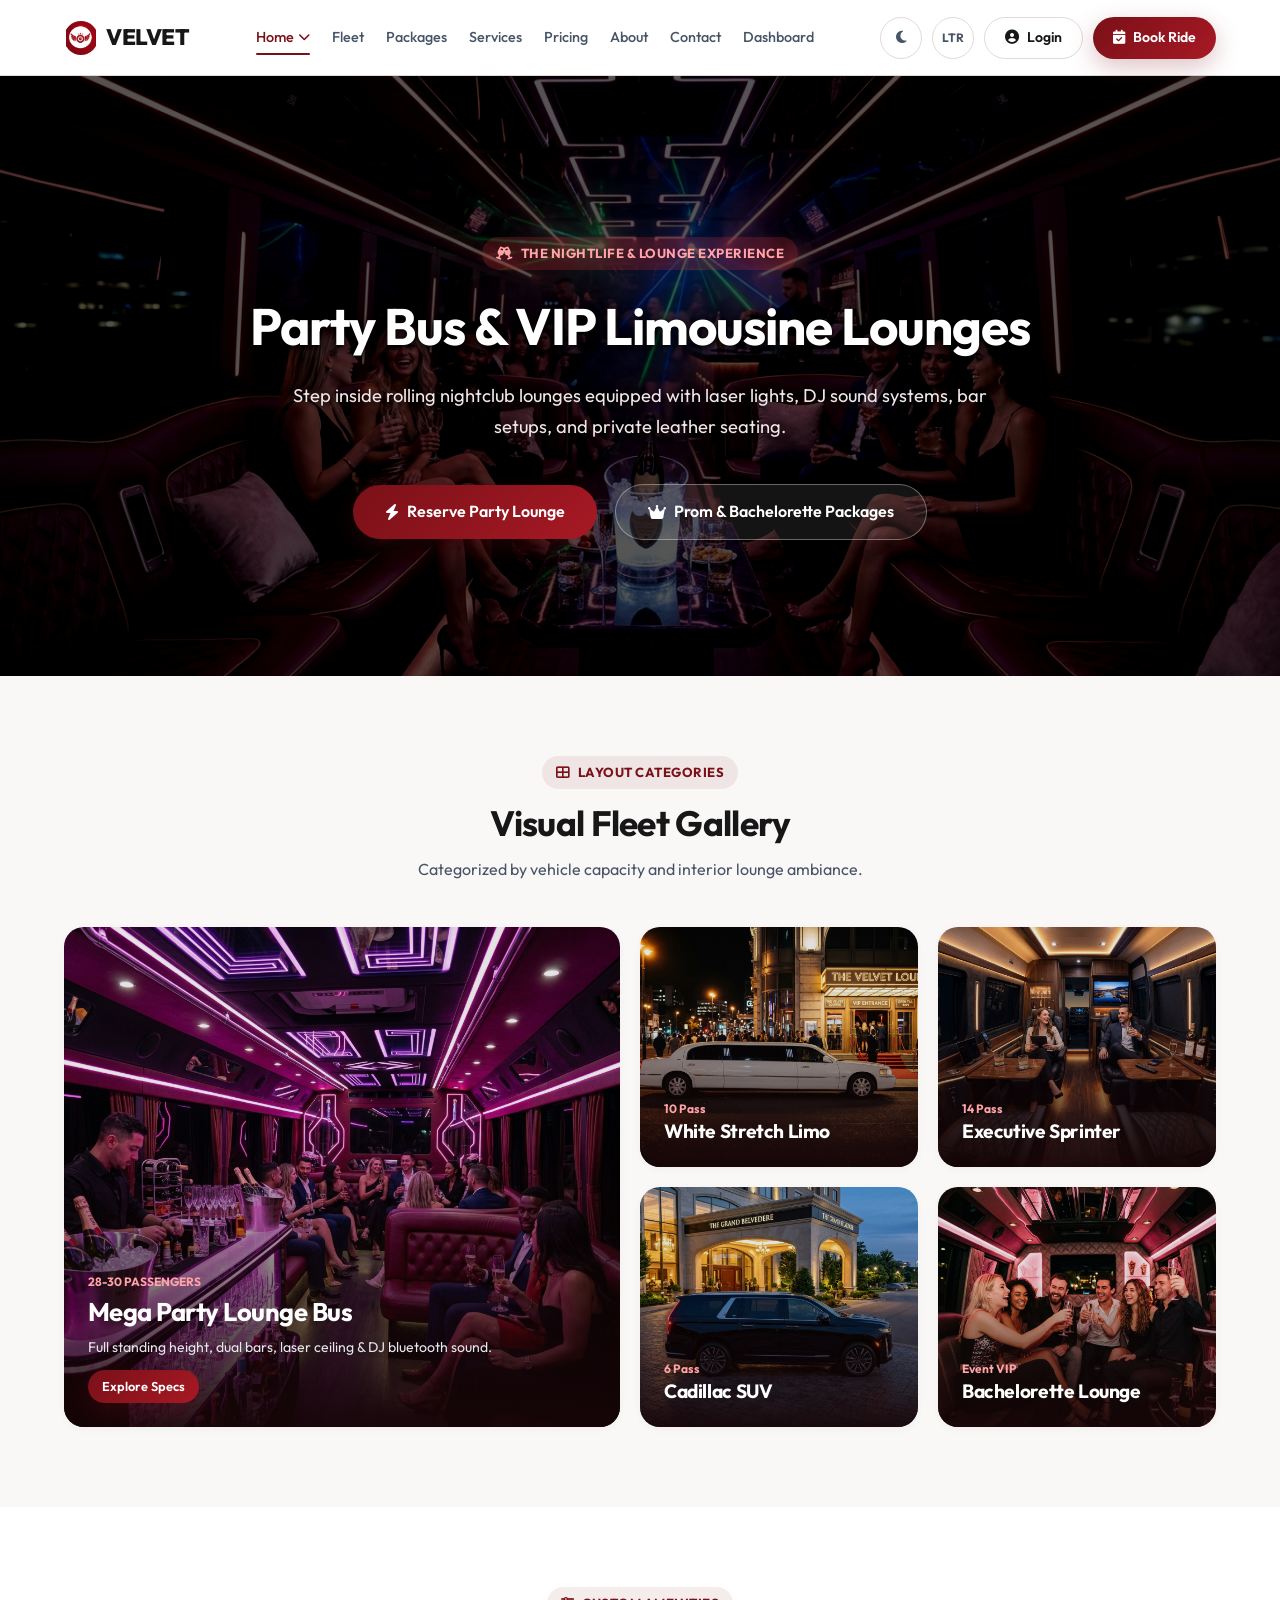
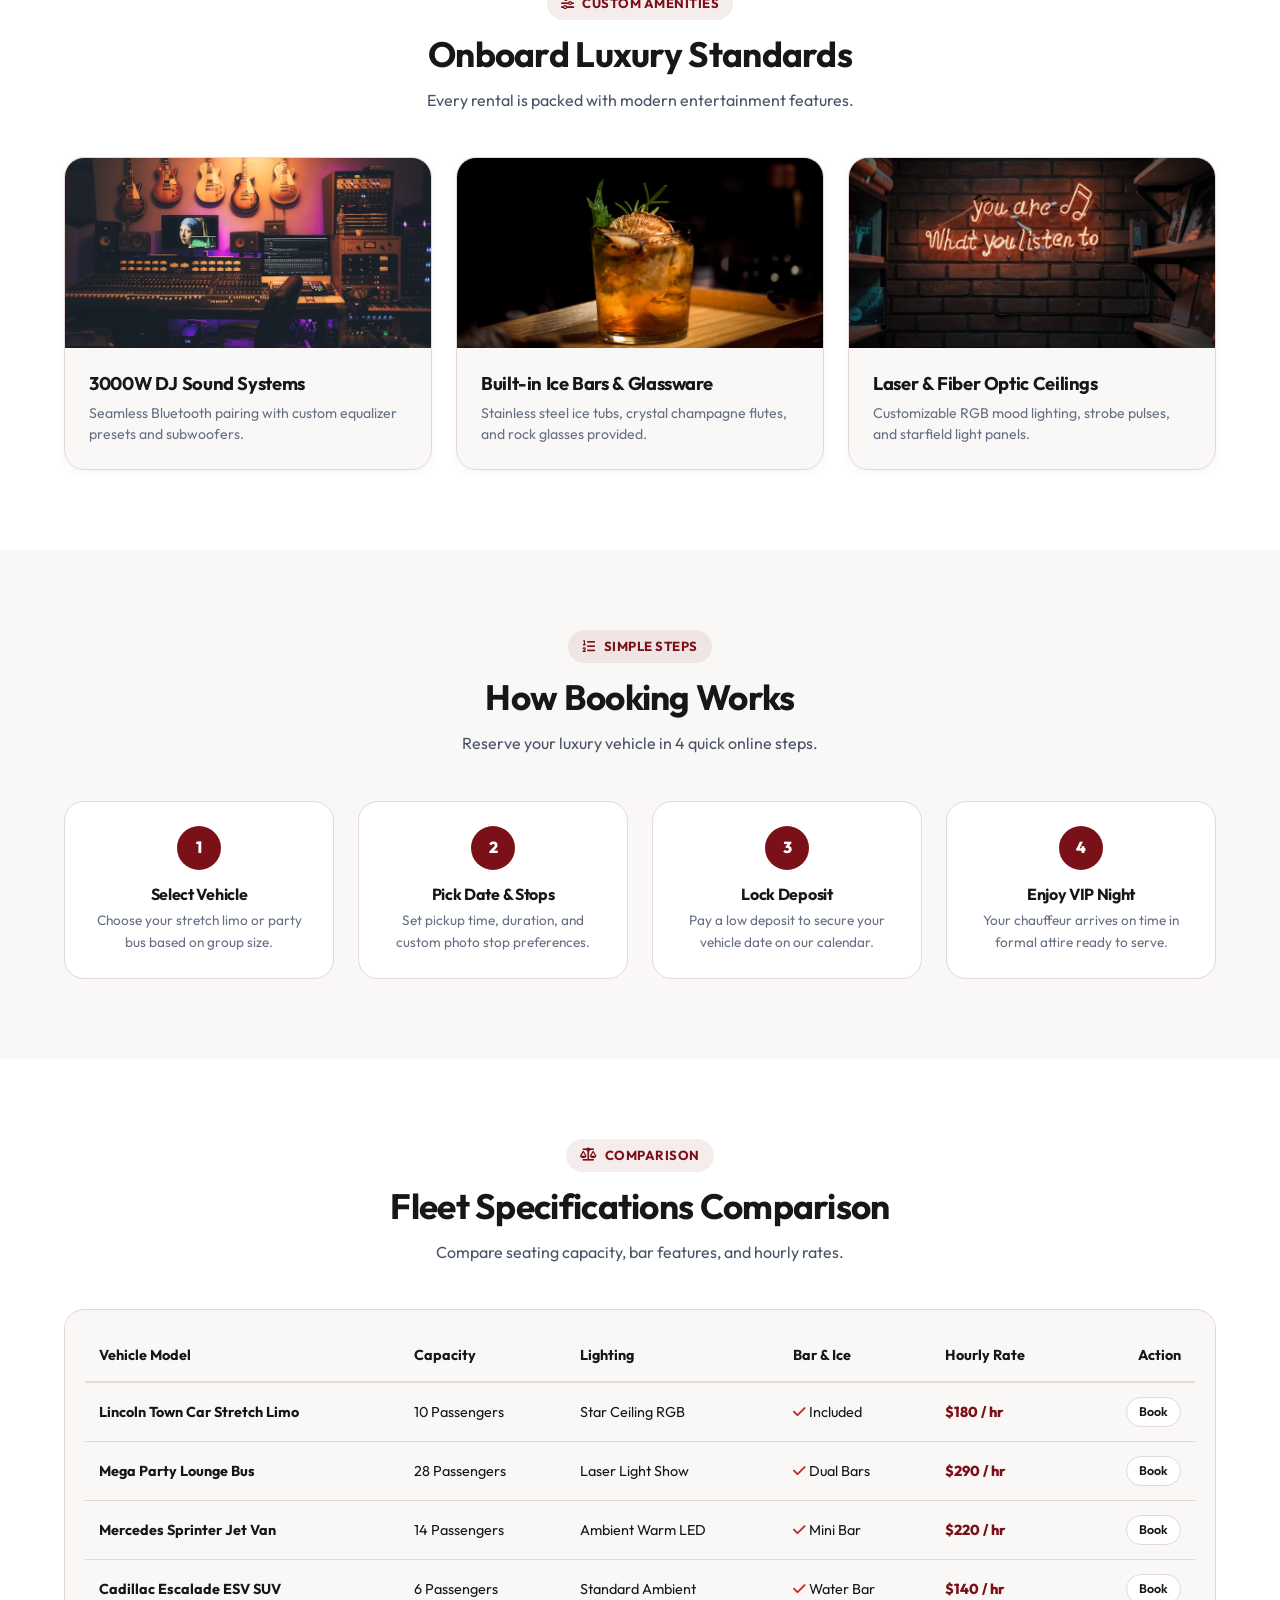
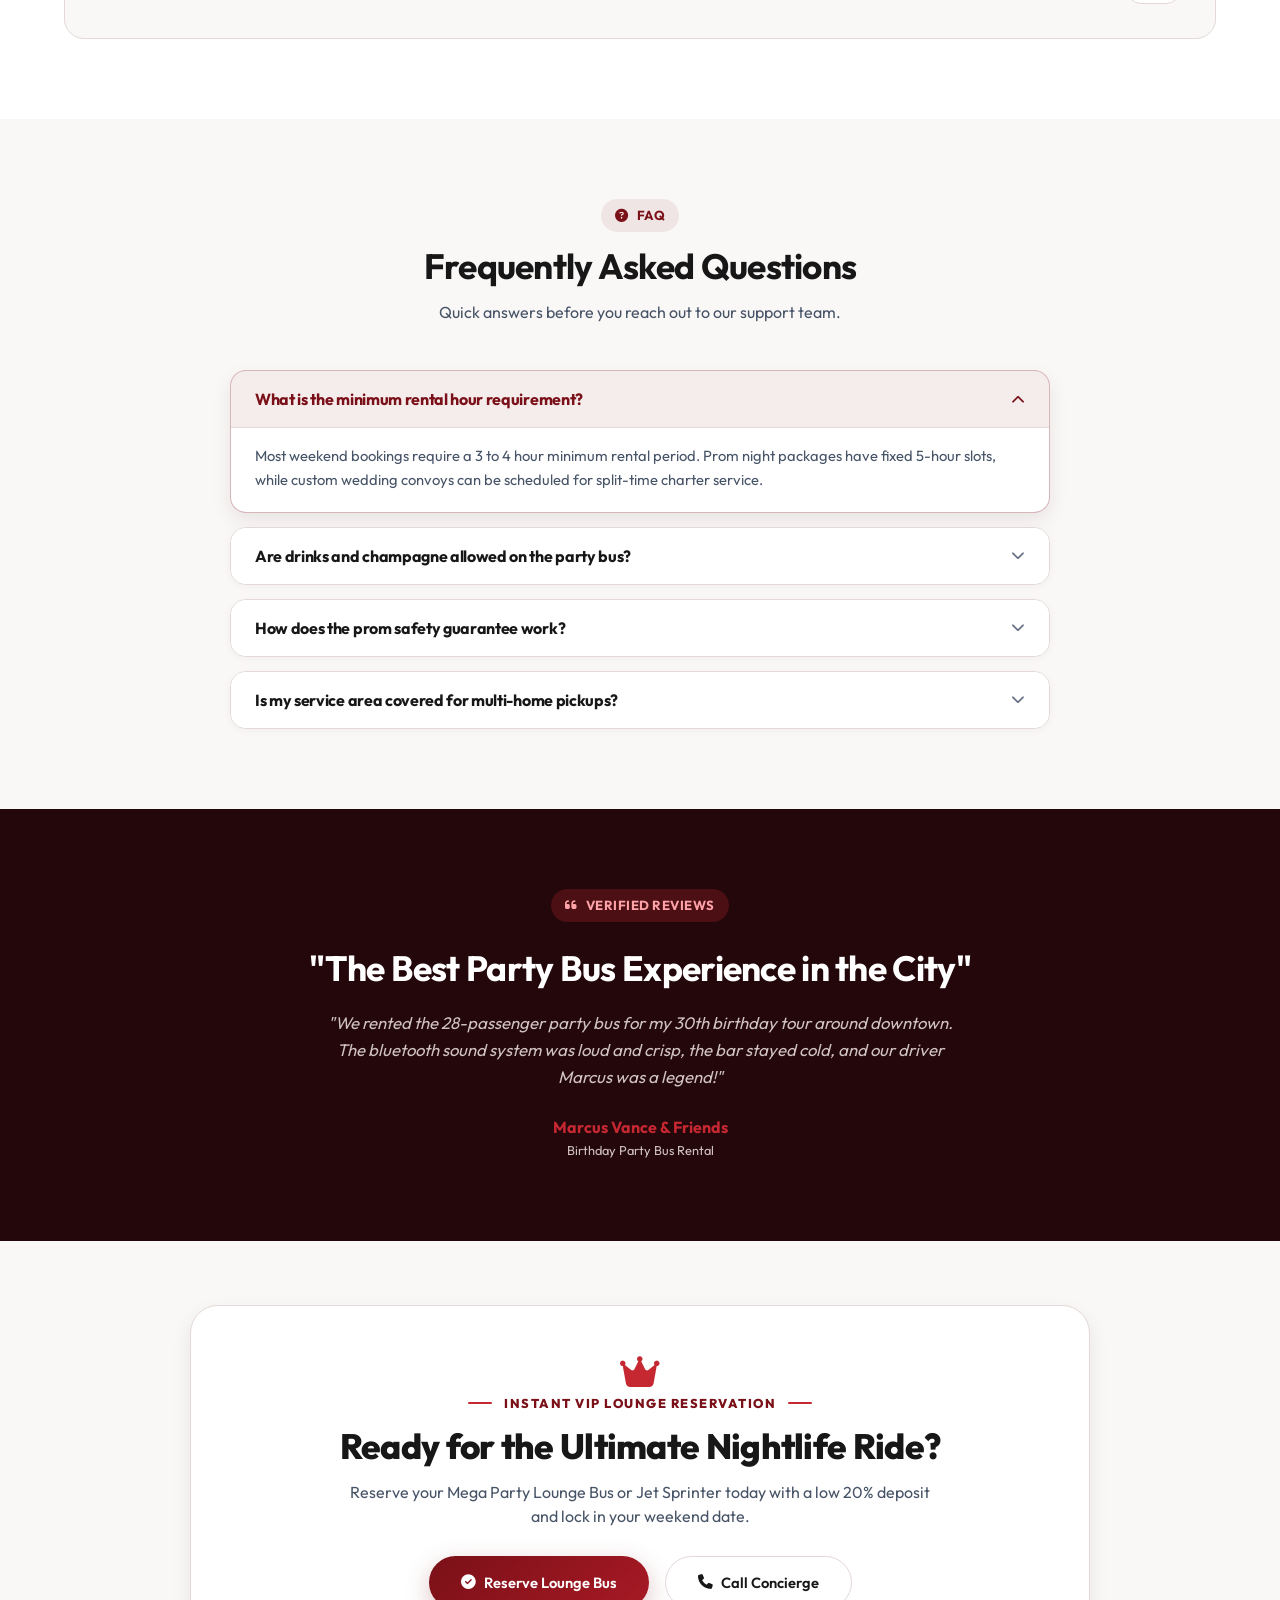
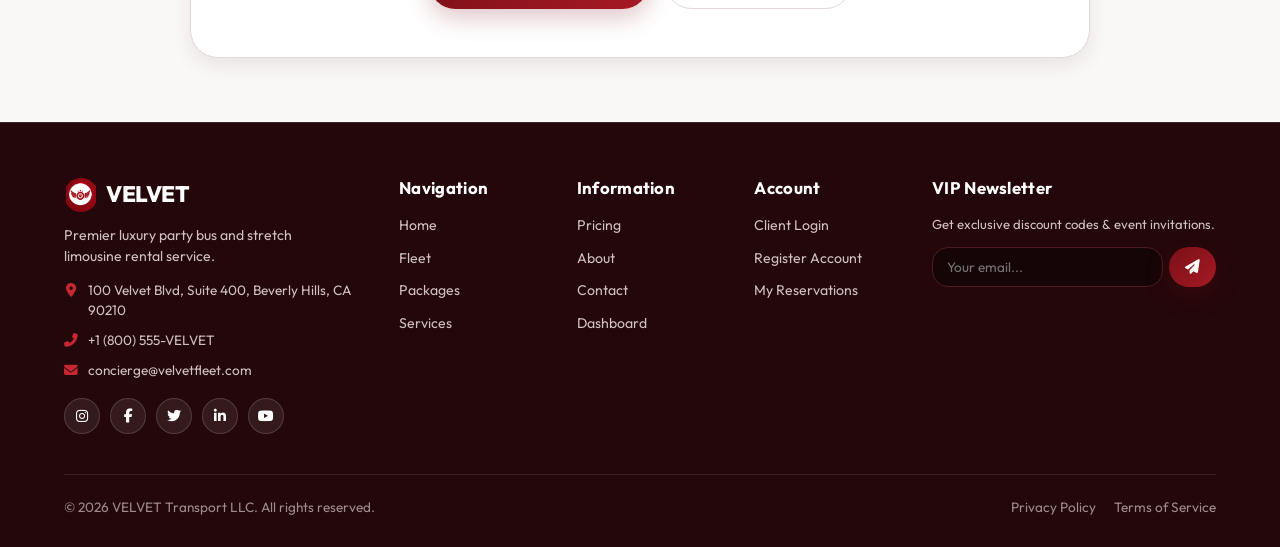
<file: home-2.html>
<!DOCTYPE html>
<html lang="en" data-theme="light" dir="ltr">
<head>
  <meta charset="UTF-8">
  <meta name="viewport" content="width=device-width, initial-scale=1.0">
  <title>VELVET | Lounge & Party Bus Edition - Home 2</title>
  <link rel="icon" type="image/png" href="assets/images/logo.png">
  <link rel="shortcut icon" type="image/png" href="assets/images/logo.png">
  <link rel="apple-touch-icon" href="assets/images/logo.png">
  <meta name="description" content="VIP Party Bus & Stretch Limousine Experience. Explore lounge seating, built-in bars, 3000W DJ sound systems, and nightclub transfer packages.">
  
  <link rel="preconnect" href="https://fonts.googleapis.com">
  <link rel="preconnect" href="https://fonts.gstatic.com" crossorigin>
  <link href="https://fonts.googleapis.com/css2?family=Outfit:wght@300;400;500;600;700;800&display=swap" rel="stylesheet">
  <link rel="stylesheet" href="https://cdnjs.cloudflare.com/ajax/libs/font-awesome/6.5.2/css/all.min.css">
  
  <link rel="stylesheet" href="assets/css/style.css">
  <link rel="stylesheet" href="assets/css/responsive.css">

  <style>
    .hero-home-2 {
      position: relative;
      min-height: 600px;
      padding: 110px 0 85px 0;
      margin-top: var(--navbar-height);
      display: flex;
      align-items: center;
      justify-content: center;
      text-align: center;
      color: #FFFFFF !important;
      overflow: hidden;
      background: var(--dark-wine);
    }

    .hero-2-bg {
      position: absolute;
      inset: 0;
      width: 100%;
      height: 100%;
      object-fit: cover;
      filter: brightness(0.35) contrast(1.1);
    }

    .hero-2-content {
      position: relative;
      z-index: 2;
      max-width: 860px;
      padding: 0 24px;
      display: flex;
      flex-direction: column;
      align-items: center;
    }

    .hero-home-2 .hero-title,
    [data-theme="light"] .hero-home-2 .hero-title,
    [data-theme="dark"] .hero-home-2 .hero-title {
      font-size: 3.2rem;
      line-height: 1.2;
      margin-top: 14px;
      margin-bottom: 22px;
      color: #FFFFFF !important;
      text-shadow: 0 3px 14px rgba(0, 0, 0, 0.9), 0 1px 4px rgba(0, 0, 0, 0.9);
    }

    .hero-home-2 .hero-desc,
    [data-theme="light"] .hero-home-2 .hero-desc,
    [data-theme="dark"] .hero-home-2 .hero-desc {
      color: #F0E6E6 !important;
      font-size: 1.15rem;
      line-height: 1.7;
      max-width: 700px;
      margin: 0 auto 36px auto;
      text-shadow: 0 2px 8px rgba(0, 0, 0, 0.9);
    }

    .bento-grid {
      display: grid;
      grid-template-columns: 2fr 1fr 1fr;
      grid-template-rows: repeat(2, 240px);
      gap: 20px;
    }

    .bento-item {
      position: relative;
      border-radius: var(--radius-lg);
      overflow: hidden;
      box-shadow: var(--shadow-sm);
    }

    .bento-item img {
      width: 100%;
      height: 100%;
      object-fit: cover;
      transition: transform 0.5s ease;
    }

    .bento-item:hover img {
      transform: scale(1.08);
    }

    .bento-overlay {
      position: absolute;
      inset: 0;
      background: linear-gradient(180deg, rgba(0,0,0,0.1) 40%, rgba(22,5,7,0.95) 100%);
      padding: 24px;
      display: flex;
      flex-direction: column;
      justify-content: flex-end;
      color: #FFFFFF !important;
    }

    .bento-overlay h3, .bento-overlay h4 {
      color: #FFFFFF !important;
    }

    @media (max-width: 1024px) {
      .bento-grid {
        grid-template-columns: 1fr 1fr;
        grid-template-rows: auto;
      }
      .bento-item { height: 260px; }
    }

    @media (max-width: 640px) {
      .bento-grid { grid-template-columns: 1fr; }
    }
  </style>
</head>
<body>

  <!-- FIXED NAVBAR -->
  <header class="navbar">
    <div class="container navbar-inner">
      <a href="index.html" class="brand-logo">
        <img src="assets/images/logo.png" alt="VELVET Logo" class="brand-logo-img">
        <span>VELVET</span>
      </a>

      <nav class="nav-menu" id="navMenu">
        <div class="nav-dropdown" id="homeDropdown">
          <a href="index.html" class="nav-link dropdown-trigger active">
            Home <i class="fas fa-chevron-down"></i>
          </a>
          <div class="dropdown-menu">
            <a href="index.html" class="dropdown-item">Home 1 - Fleet Hero</a>
            <a href="home-2.html" class="dropdown-item active">Home 2 - Lounge Edition</a>
          </div>
        </div>

        <a href="fleet.html" class="nav-link">Fleet</a>
        <a href="packages.html" class="nav-link">Packages</a>
        <a href="services.html" class="nav-link">Services</a>
        <a href="pricing.html" class="nav-link">Pricing</a>
        <a href="about.html" class="nav-link">About</a>
        <a href="contact.html" class="nav-link">Contact</a>
        <a href="dashboard.html" class="nav-link">Dashboard</a>
        <a href="login.html" class="nav-link mobile-login-link"><i class="fas fa-user-circle"></i> Login</a>
        <a href="contact.html" class="btn btn-primary mobile-book-btn"><i class="fas fa-calendar-check"></i> Book Ride</a>
      </nav>

      <div class="nav-actions">
        <button class="icon-btn" id="themeToggleBtn" title="Theme Toggle"><i class="fas fa-moon" id="themeIcon"></i></button>
        <button class="icon-btn" id="dirToggleBtn" title="Direction Toggle"><span id="dirText" style="font-size:0.75rem; font-weight:700;">LTR</span></button>
        <a href="login.html" class="btn desktop-login-btn"><i class="fas fa-user-circle"></i> <span>Login</span></a>
        <a href="contact.html" class="btn desktop-book-btn"><i class="fas fa-calendar-check"></i> <span>Book Ride</span></a>
        <button class="icon-btn hamburger-btn" id="hamburgerBtn"><i class="fas fa-bars"></i></button>
      </div>
    </div>
  </header>

  <!-- HOME 2 - EXACTLY 8 MEANINGFUL SECTIONS -->

  <!-- SECTION 1: FULLSCREEN LOUNGE HERO -->
  <section class="hero-home-2">
    <img src="assets/images/hero/hero-home-2-vip.jpg" alt="Party Bus Lounge Interior" class="hero-2-bg">
    <div class="hero-2-content">
      <span class="section-tag" style="background: rgba(198, 40, 50, 0.25); color: #FFA3A8;"><i class="fas fa-glass-cheers"></i> The Nightlife & Lounge Experience</span>
      <h1 class="hero-title">Party Bus & VIP Limousine Lounges</h1>
      <p class="hero-desc">Step inside rolling nightclub lounges equipped with laser lights, DJ sound systems, bar setups, and private leather seating.</p>
      <div class="hero-btn-group hero-btn-center" style="gap: 18px; margin-top: 6px;">
        <a href="fleet.html" class="btn btn-primary" style="padding: 14px 32px; font-size: 1rem;"><i class="fas fa-bolt"></i> Reserve Party Lounge</a>
        <a href="packages.html" class="btn btn-outline-darkbg" style="padding: 14px 32px; font-size: 1rem;"><i class="fas fa-crown"></i> Prom & Bachelorette Packages</a>
      </div>
    </div>
  </section>

  <!-- SECTION 2: BENTO GRID FLEET CATEGORIES -->
  <section style="padding: 80px 0;">
    <div class="container">
      <div class="section-header">
        <span class="section-tag"><i class="fas fa-th-large"></i> Layout Categories</span>
        <h2 class="section-title">Visual Fleet Gallery</h2>
        <p class="section-subtitle">Categorized by vehicle capacity and interior lounge ambiance.</p>
      </div>

      <div class="bento-grid">
        <div class="bento-item" style="grid-row: span 2;">
          <img src="assets/images/home2/bento-mega-bus.jpg" alt="Mega Party Bus Lounge">
          <div class="bento-overlay">
            <span style="font-size: 0.75rem; color: #FFA3A8; font-weight: 700; text-transform: uppercase;">28-30 Passengers</span>
            <h3 style="font-size: 1.6rem; margin: 4px 0 8px 0; color: #FFF !important;">Mega Party Lounge Bus</h3>
            <p style="font-size: 0.88rem; color: #E5E7EB !important; margin-bottom: 12px;">Full standing height, dual bars, laser ceiling & DJ bluetooth sound.</p>
            <div><a href="fleet.html" class="btn btn-primary" style="padding: 6px 14px; font-size: 0.8rem;">Explore Specs</a></div>
          </div>
        </div>

        <div class="bento-item">
          <img src="assets/images/home2/bento-white-limo.jpg" alt="White Stretch Limo">
          <div class="bento-overlay">
            <span style="font-size: 0.75rem; color: #FFA3A8; font-weight: 700;">10 Pass</span>
            <h4 style="font-size: 1.2rem; color: #FFF !important;">White Stretch Limo</h4>
          </div>
        </div>

        <div class="bento-item">
          <img src="assets/images/home2/bento-sprinter-jet.jpg" alt="Mercedes Sprinter Jet">
          <div class="bento-overlay">
            <span style="font-size: 0.75rem; color: #FFA3A8; font-weight: 700;">14 Pass</span>
            <h4 style="font-size: 1.2rem; color: #FFF !important;">Executive Sprinter</h4>
          </div>
        </div>

        <div class="bento-item">
          <img src="assets/images/home2/bento-cadillac-suv.jpg" alt="Cadillac Escalade ESV">
          <div class="bento-overlay">
            <span style="font-size: 0.75rem; color: #FFA3A8; font-weight: 700;">6 Pass</span>
            <h4 style="font-size: 1.2rem; color: #FFF !important;">Cadillac SUV</h4>
          </div>
        </div>

        <div class="bento-item">
          <img src="assets/images/home2/bento-bachelorette-lounge.jpg" alt="Bachelorette Group">
          <div class="bento-overlay">
            <span style="font-size: 0.75rem; color: #FFA3A8; font-weight: 700;">Event VIP</span>
            <h4 style="font-size: 1.2rem; color: #FFF !important;">Bachelorette Lounge</h4>
          </div>
        </div>
      </div>
    </div>
  </section>

  <!-- SECTION 3: HORIZONTAL FEATURE HIGHLIGHTS -->
  <section style="padding: 80px 0; background: var(--bg-card);">
    <div class="container">
      <div class="section-header">
        <span class="section-tag"><i class="fas fa-sliders-h"></i> Custom Amenities</span>
        <h2 class="section-title">Onboard Luxury Standards</h2>
        <p class="section-subtitle">Every rental is packed with modern entertainment features.</p>
      </div>

      <div class="grid-3-col">
        <!-- Amenity 1 -->
        <div class="modern-card" style="background: var(--bg-primary); border-radius: var(--radius-lg); border: 1px solid var(--border-color); overflow: hidden; height: 100%; display: flex; flex-direction: column;">
          <div style="height: 190px; overflow: hidden; position: relative;">
            <img src="assets/images/amenities/dj-sound-system.jpg" alt="3000W DJ Sound Systems" style="width: 100%; height: 100%; object-fit: cover; transition: transform 0.3s ease;">
          </div>
          <div style="padding: 24px; flex-grow: 1;">
            <h3 style="font-size: 1.15rem; margin-bottom: 8px;">3000W DJ Sound Systems</h3>
            <p style="color: var(--text-muted); font-size: 0.88rem; line-height: 1.5;">Seamless Bluetooth pairing with custom equalizer presets and subwoofers.</p>
          </div>
        </div>

        <!-- Amenity 2 -->
        <div class="modern-card" style="background: var(--bg-primary); border-radius: var(--radius-lg); border: 1px solid var(--border-color); overflow: hidden; height: 100%; display: flex; flex-direction: column;">
          <div style="height: 190px; overflow: hidden; position: relative;">
            <img src="assets/images/amenities/ice-bar-glassware.jpg" alt="Built-in Ice Bars & Glassware" style="width: 100%; height: 100%; object-fit: cover; transition: transform 0.3s ease;">
          </div>
          <div style="padding: 24px; flex-grow: 1;">
            <h3 style="font-size: 1.15rem; margin-bottom: 8px;">Built-in Ice Bars & Glassware</h3>
            <p style="color: var(--text-muted); font-size: 0.88rem; line-height: 1.5;">Stainless steel ice tubs, crystal champagne flutes, and rock glasses provided.</p>
          </div>
        </div>

        <!-- Amenity 3 -->
        <div class="modern-card" style="background: var(--bg-primary); border-radius: var(--radius-lg); border: 1px solid var(--border-color); overflow: hidden; height: 100%; display: flex; flex-direction: column;">
          <div style="height: 190px; overflow: hidden; position: relative;">
            <img src="assets/images/amenities/laser-fiber-ceiling.jpg" alt="Laser & Fiber Optic Ceilings" style="width: 100%; height: 100%; object-fit: cover; transition: transform 0.3s ease;">
          </div>
          <div style="padding: 24px; flex-grow: 1;">
            <h3 style="font-size: 1.15rem; margin-bottom: 8px;">Laser & Fiber Optic Ceilings</h3>
            <p style="color: var(--text-muted); font-size: 0.88rem; line-height: 1.5;">Customizable RGB mood lighting, strobe pulses, and starfield light panels.</p>
          </div>
        </div>
      </div>
    </div>
  </section>

  <!-- SECTION 4: STEP-BY-STEP RESERVATION PROCESS -->
  <section style="padding: 80px 0;">
    <div class="container">
      <div class="section-header">
        <span class="section-tag"><i class="fas fa-list-ol"></i> Simple Steps</span>
        <h2 class="section-title">How Booking Works</h2>
        <p class="section-subtitle">Reserve your luxury vehicle in 4 quick online steps.</p>
      </div>

      <div class="grid-4-col">
        <div style="text-align: center; background: var(--bg-card); border: 1px solid var(--border-color); padding: 24px; border-radius: var(--radius-lg);">
          <div style="width: 44px; height: 44px; border-radius: 50%; background: var(--burgundy-primary); color: #FFF; font-weight: 800; display: flex; align-items: center; justify-content: center; margin: 0 auto 14px auto;">1</div>
          <h4 style="margin-bottom: 6px;">Select Vehicle</h4>
          <p style="font-size: 0.85rem; color: var(--text-muted);">Choose your stretch limo or party bus based on group size.</p>
        </div>

        <div style="text-align: center; background: var(--bg-card); border: 1px solid var(--border-color); padding: 24px; border-radius: var(--radius-lg);">
          <div style="width: 44px; height: 44px; border-radius: 50%; background: var(--burgundy-primary); color: #FFF; font-weight: 800; display: flex; align-items: center; justify-content: center; margin: 0 auto 14px auto;">2</div>
          <h4 style="margin-bottom: 6px;">Pick Date & Stops</h4>
          <p style="font-size: 0.85rem; color: var(--text-muted);">Set pickup time, duration, and custom photo stop preferences.</p>
        </div>

        <div style="text-align: center; background: var(--bg-card); border: 1px solid var(--border-color); padding: 24px; border-radius: var(--radius-lg);">
          <div style="width: 44px; height: 44px; border-radius: 50%; background: var(--burgundy-primary); color: #FFF; font-weight: 800; display: flex; align-items: center; justify-content: center; margin: 0 auto 14px auto;">3</div>
          <h4 style="margin-bottom: 6px;">Lock Deposit</h4>
          <p style="font-size: 0.85rem; color: var(--text-muted);">Pay a low deposit to secure your vehicle date on our calendar.</p>
        </div>

        <div style="text-align: center; background: var(--bg-card); border: 1px solid var(--border-color); padding: 24px; border-radius: var(--radius-lg);">
          <div style="width: 44px; height: 44px; border-radius: 50%; background: var(--burgundy-primary); color: #FFF; font-weight: 800; display: flex; align-items: center; justify-content: center; margin: 0 auto 14px auto;">4</div>
          <h4 style="margin-bottom: 6px;">Enjoy VIP Night</h4>
          <p style="font-size: 0.85rem; color: var(--text-muted);">Your chauffeur arrives on time in formal attire ready to serve.</p>
        </div>
      </div>
    </div>
  </section>

  <!-- SECTION 5: OCCASION COMPARISON TABLE -->
  <section style="padding: 80px 0; background: var(--bg-card);">
    <div class="container">
      <div class="section-header">
        <span class="section-tag"><i class="fas fa-balance-scale"></i> Comparison</span>
        <h2 class="section-title">Fleet Specifications Comparison</h2>
        <p class="section-subtitle">Compare seating capacity, bar features, and hourly rates.</p>
      </div>

      <div style="overflow-x: auto; background: var(--bg-primary); border-radius: var(--radius-lg); border: 1px solid var(--border-color); padding: 20px;">
        <table style="width: 100%; border-collapse: collapse; text-align: left; font-size: 0.9rem;">
          <thead>
            <tr style="border-bottom: 2px solid var(--border-color);">
              <th style="padding: 14px;">Vehicle Model</th>
              <th style="padding: 14px;">Capacity</th>
              <th style="padding: 14px;">Lighting</th>
              <th style="padding: 14px;">Bar & Ice</th>
              <th style="padding: 14px;">Hourly Rate</th>
              <th style="padding: 14px; text-align: right;">Action</th>
            </tr>
          </thead>
          <tbody>
            <tr style="border-bottom: 1px solid var(--border-color);">
              <td style="padding: 14px; font-weight: 700;">Lincoln Town Car Stretch Limo</td>
              <td style="padding: 14px;">10 Passengers</td>
              <td style="padding: 14px;">Star Ceiling RGB</td>
              <td style="padding: 14px;"><i class="fas fa-check text-accent"></i> Included</td>
              <td style="padding: 14px; font-weight: 800; color: var(--burgundy-primary);">$180 / hr</td>
              <td style="padding: 14px; text-align: right;"><a href="dashboard.html" class="btn btn-outline" style="padding: 4px 12px; font-size: 0.78rem;">Book</a></td>
            </tr>
            <tr style="border-bottom: 1px solid var(--border-color);">
              <td style="padding: 14px; font-weight: 700;">Mega Party Lounge Bus</td>
              <td style="padding: 14px;">28 Passengers</td>
              <td style="padding: 14px;">Laser Light Show</td>
              <td style="padding: 14px;"><i class="fas fa-check text-accent"></i> Dual Bars</td>
              <td style="padding: 14px; font-weight: 800; color: var(--burgundy-primary);">$290 / hr</td>
              <td style="padding: 14px; text-align: right;"><a href="dashboard.html" class="btn btn-outline" style="padding: 4px 12px; font-size: 0.78rem;">Book</a></td>
            </tr>
            <tr style="border-bottom: 1px solid var(--border-color);">
              <td style="padding: 14px; font-weight: 700;">Mercedes Sprinter Jet Van</td>
              <td style="padding: 14px;">14 Passengers</td>
              <td style="padding: 14px;">Ambient Warm LED</td>
              <td style="padding: 14px;"><i class="fas fa-check text-accent"></i> Mini Bar</td>
              <td style="padding: 14px; font-weight: 800; color: var(--burgundy-primary);">$220 / hr</td>
              <td style="padding: 14px; text-align: right;"><a href="dashboard.html" class="btn btn-outline" style="padding: 4px 12px; font-size: 0.78rem;">Book</a></td>
            </tr>
            <tr>
              <td style="padding: 14px; font-weight: 700;">Cadillac Escalade ESV SUV</td>
              <td style="padding: 14px;">6 Passengers</td>
              <td style="padding: 14px;">Standard Ambient</td>
              <td style="padding: 14px;"><i class="fas fa-check text-accent"></i> Water Bar</td>
              <td style="padding: 14px; font-weight: 800; color: var(--burgundy-primary);">$140 / hr</td>
              <td style="padding: 14px; text-align: right;"><a href="dashboard.html" class="btn btn-outline" style="padding: 4px 12px; font-size: 0.78rem;">Book</a></td>
            </tr>
          </tbody>
        </table>
      </div>
    </div>
  </section>

  <!-- SECTION 6: FAQ ACCORDION DROPDOWN -->
  <section style="padding: 80px 0;">
    <div class="container">
      <div class="section-header">
        <span class="section-tag"><i class="fas fa-question-circle"></i> FAQ</span>
        <h2 class="section-title">Frequently Asked Questions</h2>
        <p class="section-subtitle">Quick answers before you reach out to our support team.</p>
      </div>

      <div class="faq-accordion">
        <div class="faq-item open">
          <div class="faq-header">
            <h4>What is the minimum rental hour requirement?</h4>
            <i class="fas fa-chevron-down faq-chevron"></i>
          </div>
          <div class="faq-body">
            Most weekend bookings require a 3 to 4 hour minimum rental period. Prom night packages have fixed 5-hour slots, while custom wedding convoys can be scheduled for split-time charter service.
          </div>
        </div>

        <div class="faq-item">
          <div class="faq-header">
            <h4>Are drinks and champagne allowed on the party bus?</h4>
            <i class="fas fa-chevron-down faq-chevron"></i>
          </div>
          <div class="faq-body">
            Yes! For guests 21+, BYOB is permitted on party lounge buses and stretch limousines. Ice, crystal glassware, and bottle coolers are provided complimentary in all vehicles.
          </div>
        </div>

        <div class="faq-item">
          <div class="faq-header">
            <h4>How does the prom safety guarantee work?</h4>
            <i class="fas fa-chevron-down faq-chevron"></i>
          </div>
          <div class="faq-body">
            All prom rentals enforce a strict zero-alcohol policy for minors, direct parent contact dispatching, and scheduled drop-off itineraries for complete parent peace of mind.
          </div>
        </div>

        <div class="faq-item">
          <div class="faq-header">
            <h4>Is my service area covered for multi-home pickups?</h4>
            <i class="fas fa-chevron-down faq-chevron"></i>
          </div>
          <div class="faq-body">
            Yes! We cover the entire metropolitan and surrounding suburban areas. Custom pickup stops at multiple guest locations can be specified directly inside your reservation.
          </div>
        </div>
      </div>
    </div>
  </section>

  <!-- SECTION 7: TESTIMONIAL BANNER SLIDER -->
  <section style="padding: 80px 0; background: var(--dark-wine); color: #FFF !important; text-align: center;">
    <div class="container">
      <span class="section-tag" style="background: rgba(198, 40, 50, 0.25); color: #FFA3A8;"><i class="fas fa-quote-left"></i> Verified Reviews</span>
      <h2 style="font-size: 2.2rem; color: #FFF !important; margin: 12px 0 20px 0;">"The Best Party Bus Experience in the City"</h2>
      <p style="max-width: 640px; margin: 0 auto 24px auto; font-style: italic; color: #D0C2C2 !important; font-size: 1.05rem;">
        "We rented the 28-passenger party bus for my 30th birthday tour around downtown. The bluetooth sound system was loud and crisp, the bar stayed cold, and our driver Marcus was a legend!"
      </p>
      <div style="font-weight: 700; color: var(--red-accent) !important; font-size: 1rem;">Marcus Vance & Friends</div>
      <div style="font-size: 0.8rem; color: #D0C2C2 !important;">Birthday Party Bus Rental</div>
    </div>
  </section>

  <!-- SECTION 8: BOTTOM CTA FLOATING CARD BANNER -->
  <section class="cta-card-section">
    <div class="container">
      <div class="cta-card-box">
        <div class="cta-card-badge-wrap">
          <div class="cta-card-icon"><i class="fas fa-crown"></i></div>
          <div class="cta-card-badge">Instant VIP Lounge Reservation</div>
        </div>
        <h2 class="cta-card-title">Ready for the Ultimate Nightlife Ride?</h2>
        <p class="cta-card-subtitle">
          Reserve your Mega Party Lounge Bus or Jet Sprinter today with a low 20% deposit and lock in your weekend date.
        </p>
        <div class="cta-actions-group">
          <a href="dashboard.html" class="btn btn-primary" style="padding: 14px 32px;"><i class="fas fa-check-circle"></i> Reserve Lounge Bus</a>
          <a href="contact.html" class="btn btn-outline" style="padding: 14px 32px;"><i class="fas fa-phone"></i> Call Concierge</a>
        </div>
      </div>
    </div>
  </section>

  <!-- FOOTER -->
  <footer class="footer">
    <div class="container">
      <div class="footer-grid">
        <div>
          <a href="index.html" class="brand-logo" style="color: #FFF; margin-bottom: 12px; display: inline-flex;">
            <img src="assets/images/logo.png" alt="VELVET Logo" class="brand-logo-img">
            <span style="color: #FFF !important;">VELVET</span>
          </a>
          <p style="font-size: 0.88rem; max-width: 280px; color: #D0C2C2; line-height: 1.5;">Premier luxury party bus and stretch limousine rental service.</p>
          
          <div class="footer-contact-info">
            <div class="footer-contact-item">
              <i class="fas fa-map-marker-alt"></i>
              <span>100 Velvet Blvd, Suite 400, Beverly Hills, CA 90210</span>
            </div>
            <div class="footer-contact-item">
              <i class="fas fa-phone-alt"></i>
              <span>+1 (800) 555-VELVET</span>
            </div>
            <div class="footer-contact-item">
              <i class="fas fa-envelope"></i>
              <span>concierge@velvetfleet.com</span>
            </div>
          </div>

          <div class="footer-socials">
            <a href="https://instagram.com" target="_blank" rel="noopener noreferrer" class="footer-social-btn" title="Instagram"><i class="fab fa-instagram"></i></a>
            <a href="https://facebook.com" target="_blank" rel="noopener noreferrer" class="footer-social-btn" title="Facebook"><i class="fab fa-facebook-f"></i></a>
            <a href="https://twitter.com" target="_blank" rel="noopener noreferrer" class="footer-social-btn" title="Twitter"><i class="fab fa-twitter"></i></a>
            <a href="https://linkedin.com" target="_blank" rel="noopener noreferrer" class="footer-social-btn" title="LinkedIn"><i class="fab fa-linkedin-in"></i></a>
            <a href="https://youtube.com" target="_blank" rel="noopener noreferrer" class="footer-social-btn" title="YouTube"><i class="fab fa-youtube"></i></a>
          </div>
        </div>

        <div>
          <h4>Navigation</h4>
          <div class="footer-links">
            <a href="index.html">Home</a>
            <a href="fleet.html">Fleet</a>
            <a href="packages.html">Packages</a>
            <a href="services.html">Services</a>
          </div>
        </div>

        <div>
          <h4>Information</h4>
          <div class="footer-links">
            <a href="pricing.html">Pricing</a>
            <a href="about.html">About</a>
            <a href="contact.html">Contact</a>
            <a href="dashboard.html">Dashboard</a>
          </div>
        </div>

        <div>
          <h4>Account</h4>
          <div class="footer-links">
            <a href="login.html">Client Login</a>
            <a href="register.html">Register Account</a>
            <a href="dashboard.html">My Reservations</a>
          </div>
        </div>

        <div>
          <h4>VIP Newsletter</h4>
          <p style="font-size: 0.82rem; color: #D0C2C2; margin-bottom: 12px;">Get exclusive discount codes & event invitations.</p>
          <form onsubmit="event.preventDefault(); showToast('Subscribed to VIP Newsletter!', 'success');" style="display: flex; gap: 6px;">
            <input type="email" placeholder="Your email..." required style="background: #160507; border: 1px solid #501B20; padding: 10px 14px; border-radius: var(--radius-md); color: #FFF; font-size: 0.85rem; flex: 1;">
            <button type="submit" class="btn btn-primary" style="padding: 10px 16px;"><i class="fas fa-paper-plane"></i></button>
          </form>
        </div>
      </div>

      <div class="footer-bottom">
        <div>&copy; 2026 VELVET Transport LLC. All rights reserved.</div>
        <div style="display: flex; gap: 18px;">
          <a href="about.html" style="color: #9E8C8C;">Privacy Policy</a>
          <a href="about.html" style="color: #9E8C8C;">Terms of Service</a>
        </div>
      </div>
    </div>
  </footer>

  <button class="back-to-top" id="backToTopBtn" title="Back to top">
    <i class="fas fa-arrow-up"></i>
  </button>

  <script src="assets/js/main.js"></script>
</body>
</html>
</file>
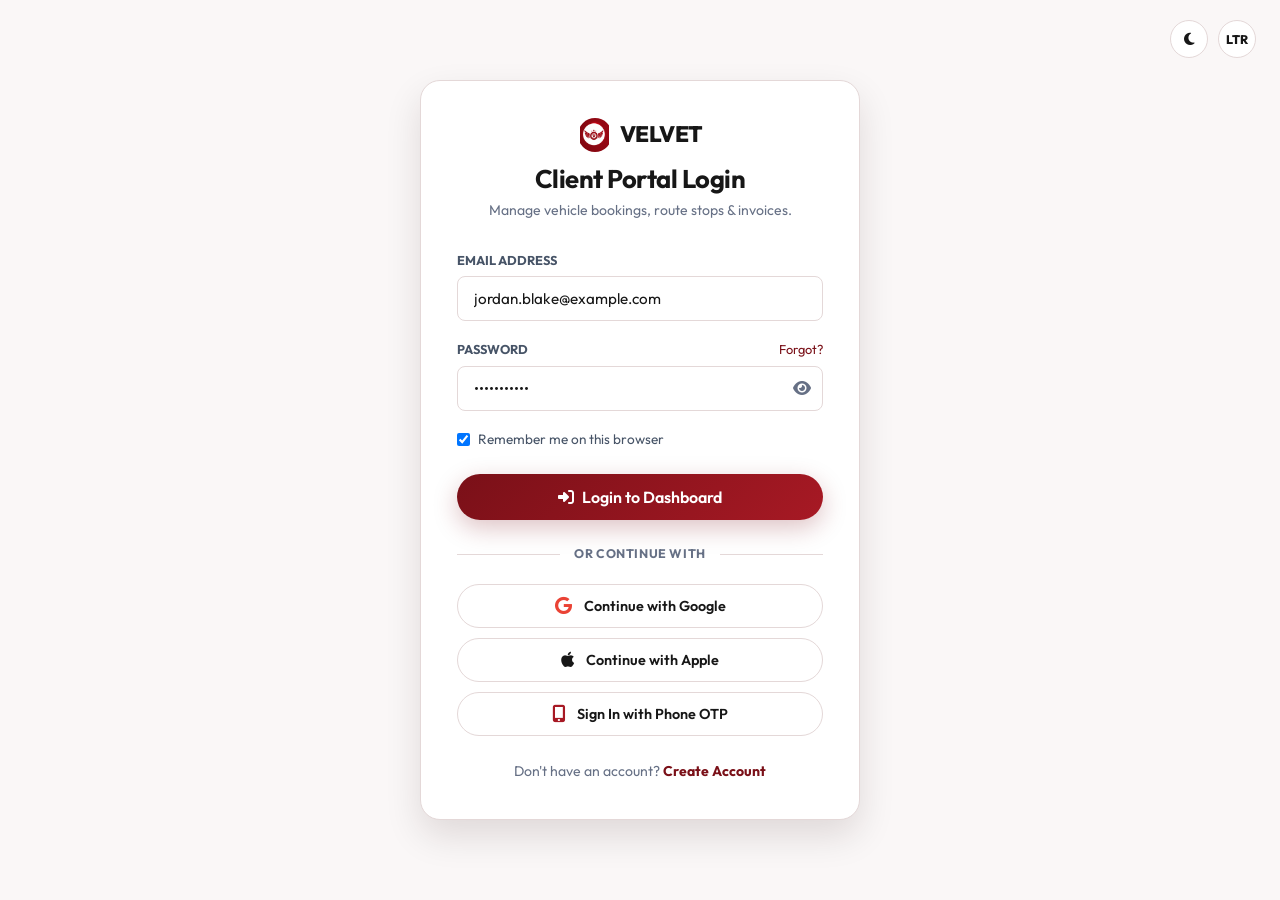
<file: login.html>
<!DOCTYPE html>
<html lang="en" data-theme="light" dir="ltr">
<head>
  <meta charset="UTF-8">
  <meta name="viewport" content="width=device-width, initial-scale=1.0">
  <title>VELVET | Client Portal Login</title>
  <link rel="icon" type="image/png" href="assets/images/logo.png">
  <link rel="shortcut icon" type="image/png" href="assets/images/logo.png">
  <link rel="apple-touch-icon" href="assets/images/logo.png">
  
  <link rel="preconnect" href="https://fonts.googleapis.com">
  <link rel="preconnect" href="https://fonts.gstatic.com" crossorigin>
  <link href="https://fonts.googleapis.com/css2?family=Outfit:wght@300;400;500;600;700;800&display=swap" rel="stylesheet">
  <link rel="stylesheet" href="https://cdnjs.cloudflare.com/ajax/libs/font-awesome/6.5.2/css/all.min.css">
  
  <link rel="stylesheet" href="assets/css/style.css">
  <link rel="stylesheet" href="assets/css/responsive.css">

  <style>
    .auth-container {
      min-height: 100vh;
      display: flex;
      align-items: center;
      justify-content: center;
      background: var(--bg-primary);
      padding: 40px 20px;
    }

    .auth-card {
      width: 100%;
      max-width: 440px;
      background: var(--bg-card);
      border: 1px solid var(--border-color);
      border-radius: var(--radius-lg);
      padding: 36px;
      box-shadow: var(--shadow-lg);
    }

    .pwd-wrapper {
      position: relative;
    }

    .pwd-toggle {
      position: absolute;
      right: 12px;
      top: 50%;
      transform: translateY(-50%);
      color: var(--text-muted);
      cursor: pointer;
    }
  </style>
</head>
<body>

  <div class="auth-container" style="position: relative;">
    <!-- TOP FLOATING CONTROLS (THEME & RTL TOGGLE) -->
    <div style="position: absolute; top: 20px; right: 24px; display: flex; align-items: center; gap: 10px; z-index: 100;">
      <button class="icon-btn" id="themeToggleBtn" title="Theme Toggle"><i class="fas fa-moon" id="themeIcon"></i></button>
      <button class="icon-btn" id="dirToggleBtn" title="Direction Toggle"><span id="dirText" style="font-size:0.78rem; font-weight:800;">LTR</span></button>
    </div>

    <div class="auth-card">
      <div style="text-align: center; margin-bottom: 28px;">
        <a href="index.html" class="brand-logo" style="justify-content: center; margin-bottom: 10px;">
          <img src="assets/images/logo.png" alt="VELVET Logo" class="brand-logo-img">
          <span>VELVET</span>
        </a>
        <h2 style="font-size: 1.6rem;">Client Portal Login</h2>
        <p style="color: var(--text-muted); font-size: 0.88rem; margin-top: 4px;">Manage vehicle bookings, route stops & invoices.</p>
      </div>

      <form action="dashboard.html" method="GET">
        <div style="margin-bottom: 18px;">
          <label style="font-size: 0.8rem; font-weight: 700; color: var(--text-secondary); text-transform: uppercase; margin-bottom: 6px; display: block;">Email Address</label>
          <input type="email" id="loginEmail" class="form-control" value="jordan.blake@example.com" required>
        </div>

        <div style="margin-bottom: 18px;">
          <div style="display: flex; justify-content: space-between; align-items: center; margin-bottom: 6px;">
            <label style="font-size: 0.8rem; font-weight: 700; color: var(--text-secondary); text-transform: uppercase;">Password</label>
            <a href="#" style="font-size: 0.8rem; color: var(--burgundy-primary);">Forgot?</a>
          </div>
          <div class="pwd-wrapper">
            <input type="password" id="loginPwd" class="form-control" value="password123" required>
            <i class="fas fa-eye pwd-toggle" onclick="togglePasswordVisibility()"></i>
          </div>
        </div>

        <div style="display: flex; align-items: center; gap: 8px; margin-bottom: 24px;">
          <input type="checkbox" id="remember" checked>
          <label for="remember" style="font-size: 0.85rem; color: var(--text-secondary);">Remember me on this browser</label>
        </div>

        <button type="submit" class="btn btn-primary" style="width: 100%; height: 46px; font-size: 1rem;">
          <i class="fas fa-sign-in-alt"></i> Login to Dashboard
        </button>
      </form>

      <div class="auth-divider"><span>Or continue with</span></div>

      <div class="social-login-grid">
        <button type="button" class="btn-social google-btn" onclick="showToast('Google Sign-In Connected', 'info')">
          <i class="fab fa-google"></i>
          <span>Continue with Google</span>
        </button>
        <button type="button" class="btn-social apple-btn" onclick="showToast('Apple ID Sign-In Connected', 'info')">
          <i class="fab fa-apple"></i>
          <span>Continue with Apple</span>
        </button>
        <button type="button" class="btn-social phone-btn" onclick="showToast('SMS Verification Sent', 'info')">
          <i class="fas fa-mobile-alt"></i>
          <span>Sign In with Phone OTP</span>
        </button>
      </div>

      <div style="text-align: center; margin-top: 24px; font-size: 0.88rem; color: var(--text-muted);">
        Don't have an account? <a href="register.html" style="color: var(--burgundy-primary); font-weight: 700;">Create Account</a>
      </div>
    </div>
  </div>

  <script src="assets/js/main.js"></script>
  <script>
    function togglePasswordVisibility() {
      const pwdInput = document.getElementById('loginPwd');
      const icon = document.querySelector('.pwd-toggle');
      if (pwdInput.type === 'password') {
        pwdInput.type = 'text';
        icon.className = 'fas fa-eye-slash pwd-toggle';
      } else {
        pwdInput.type = 'password';
        icon.className = 'fas fa-eye pwd-toggle';
      }
    }
  </script>
</body>
</html>
</file>
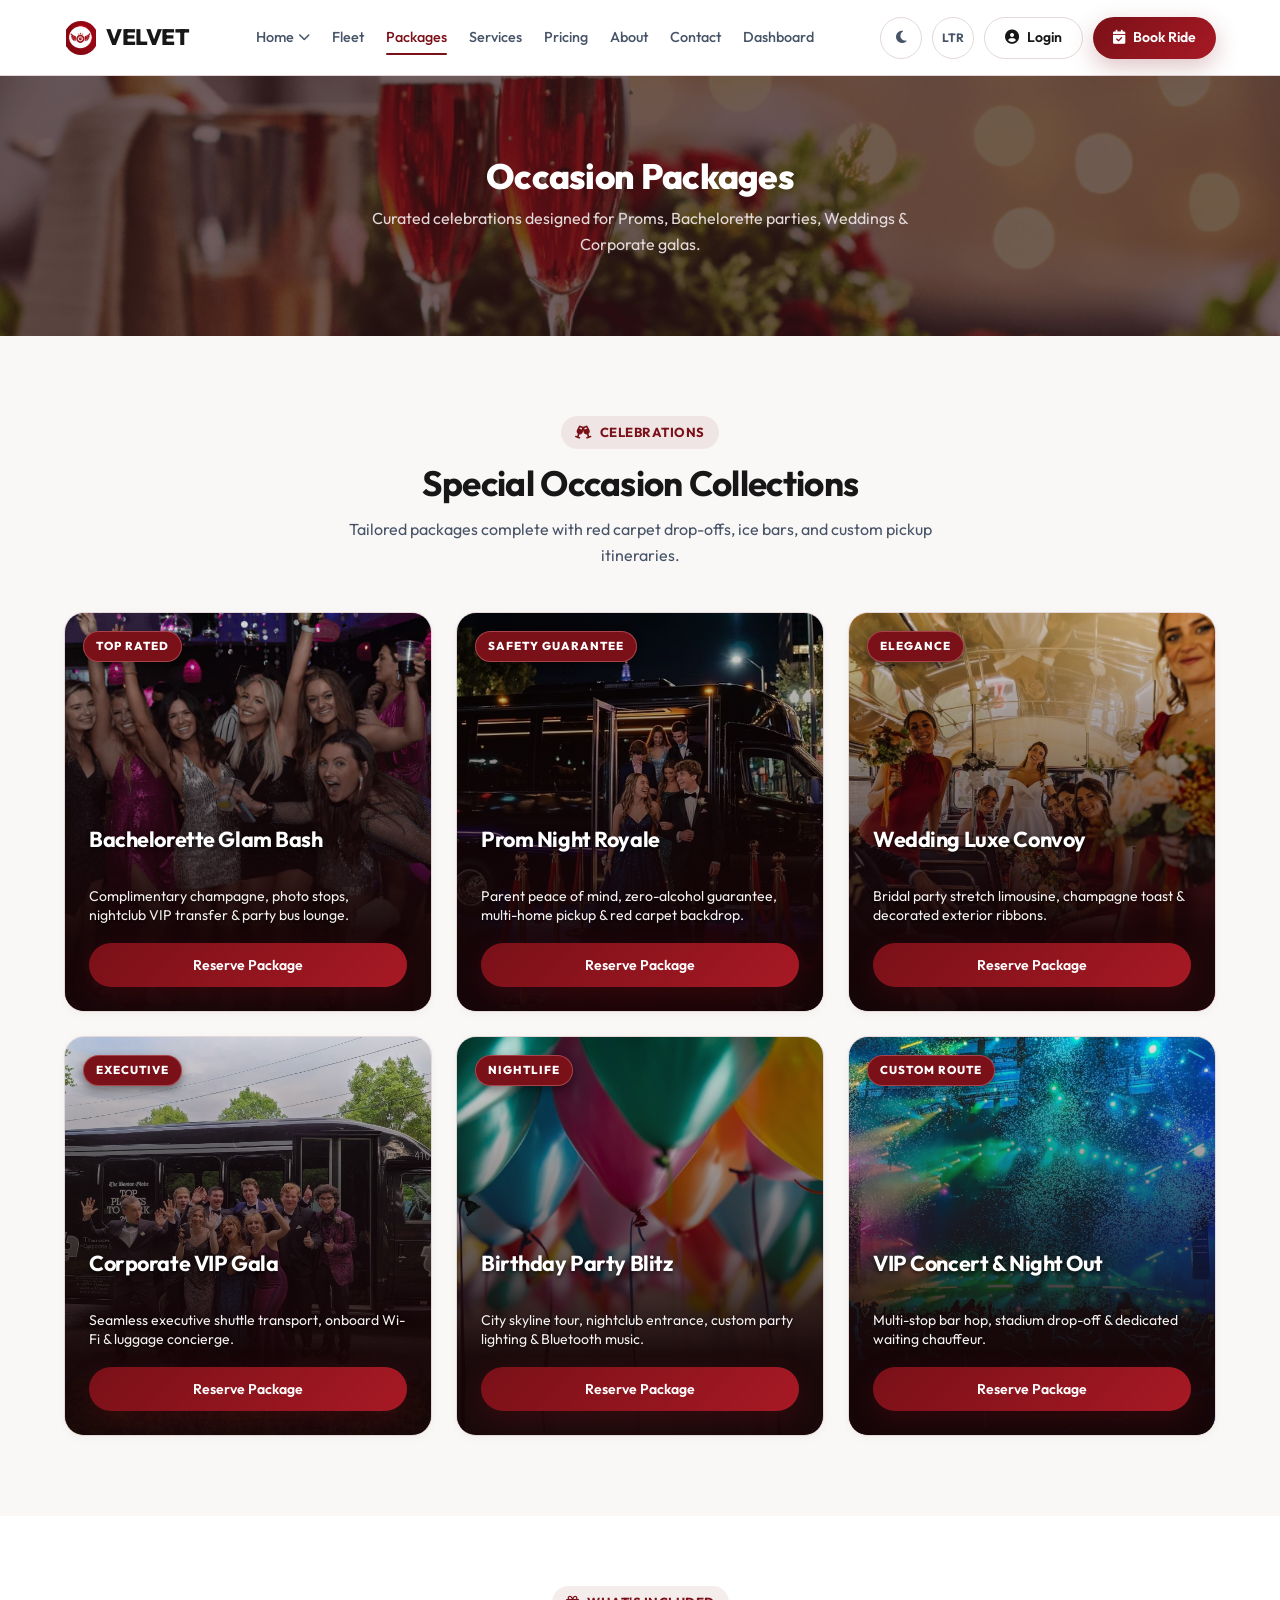
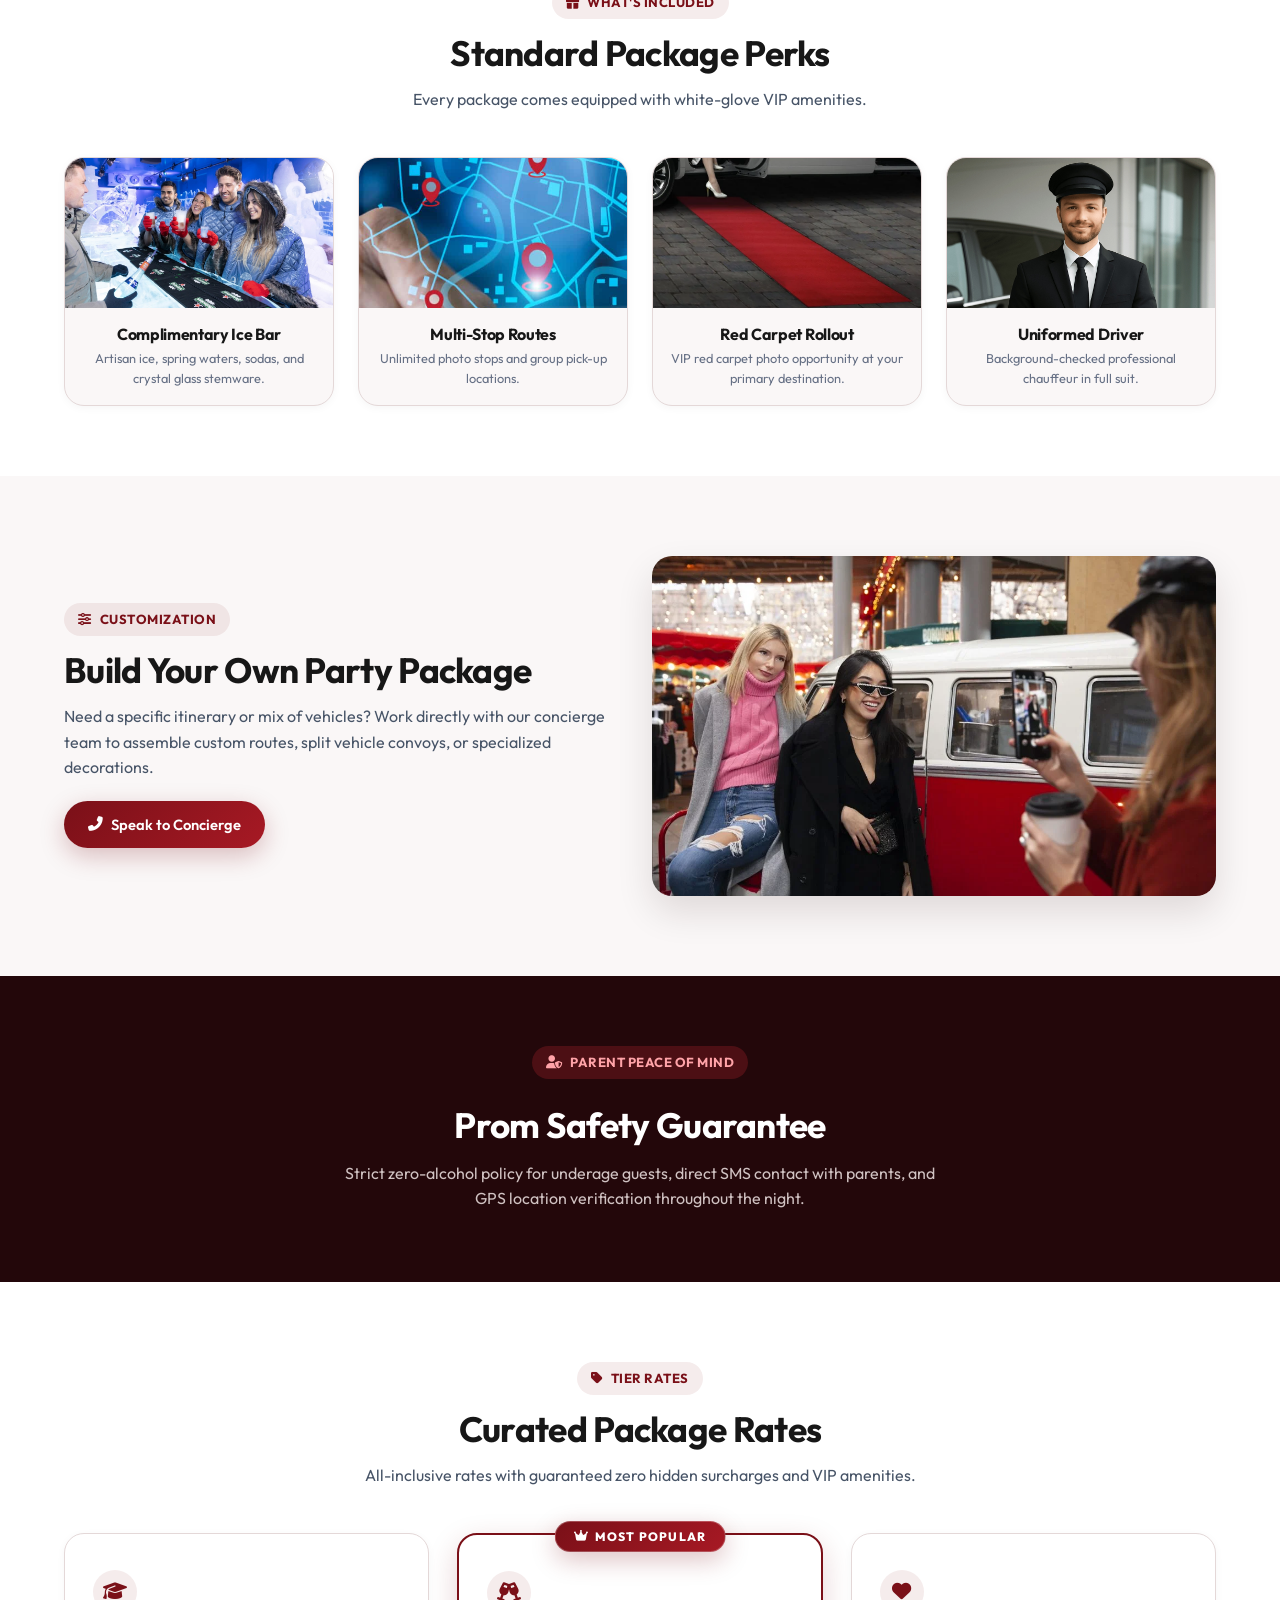
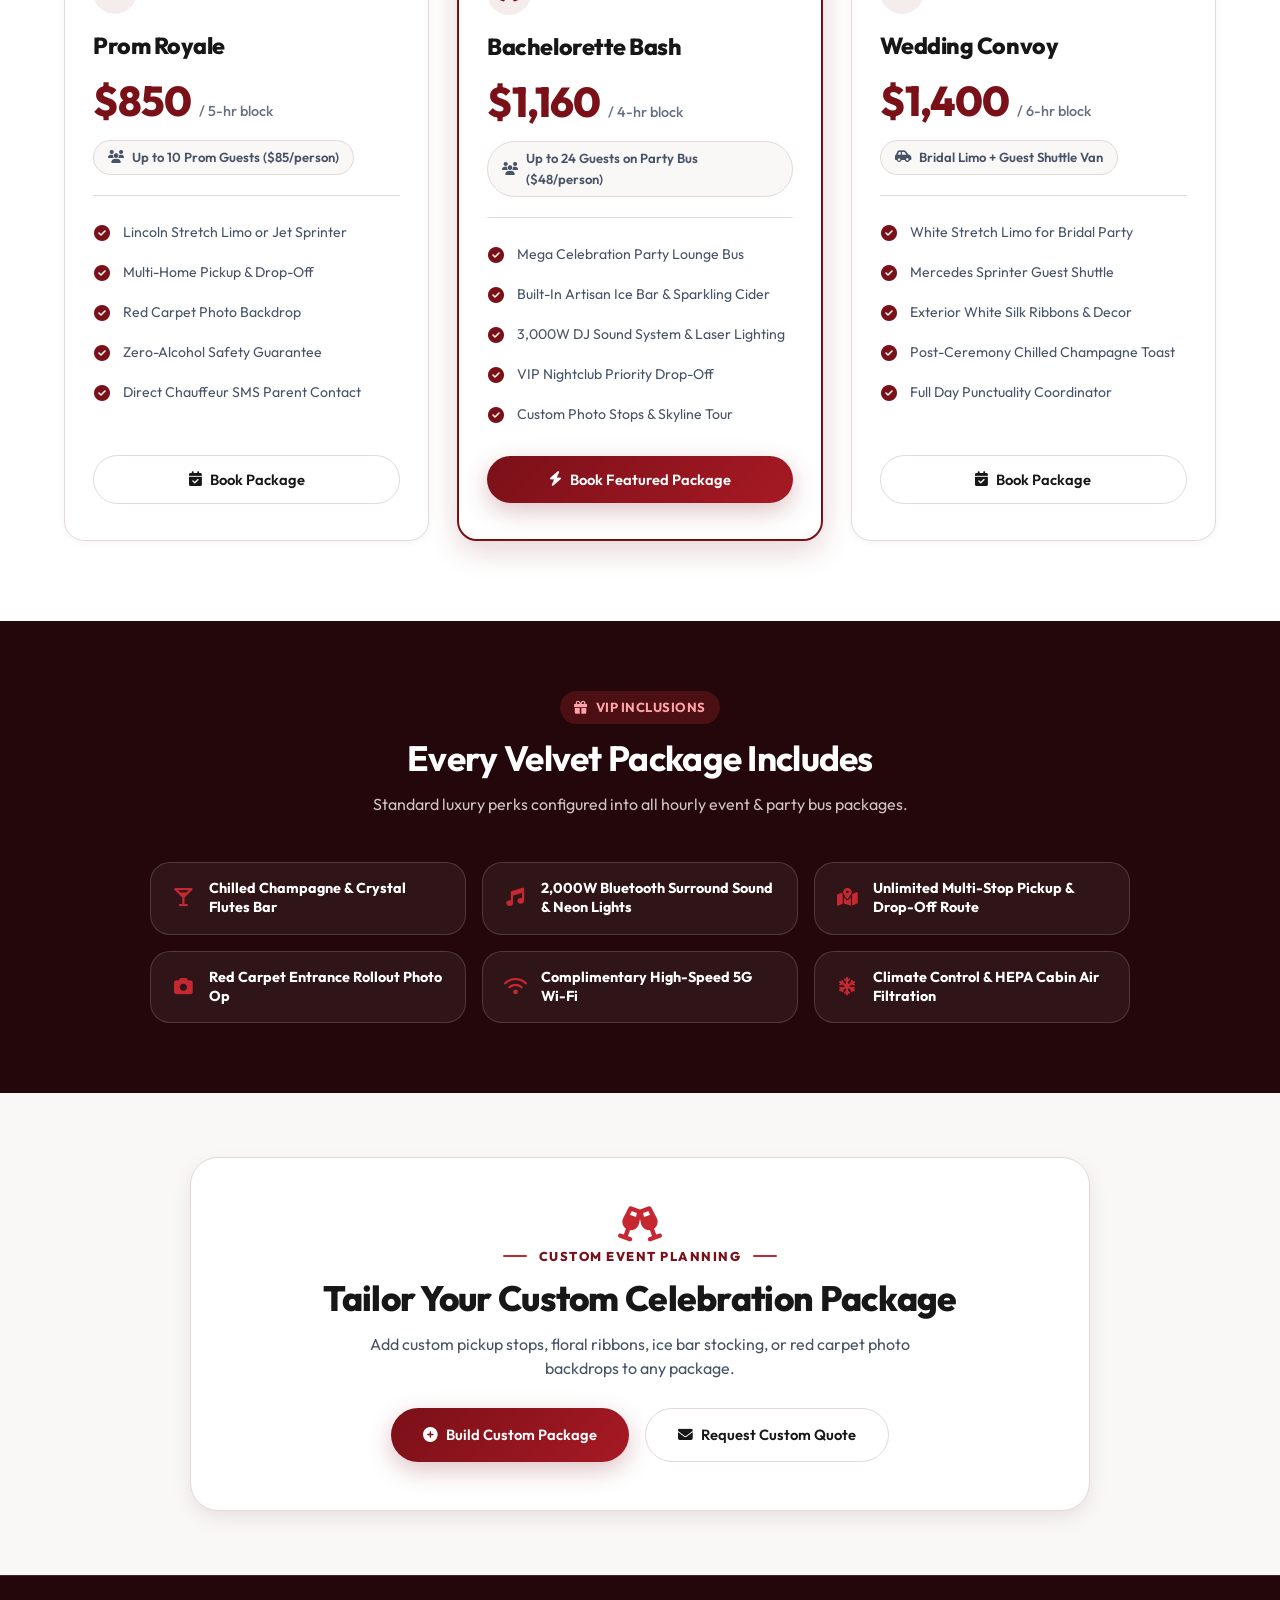
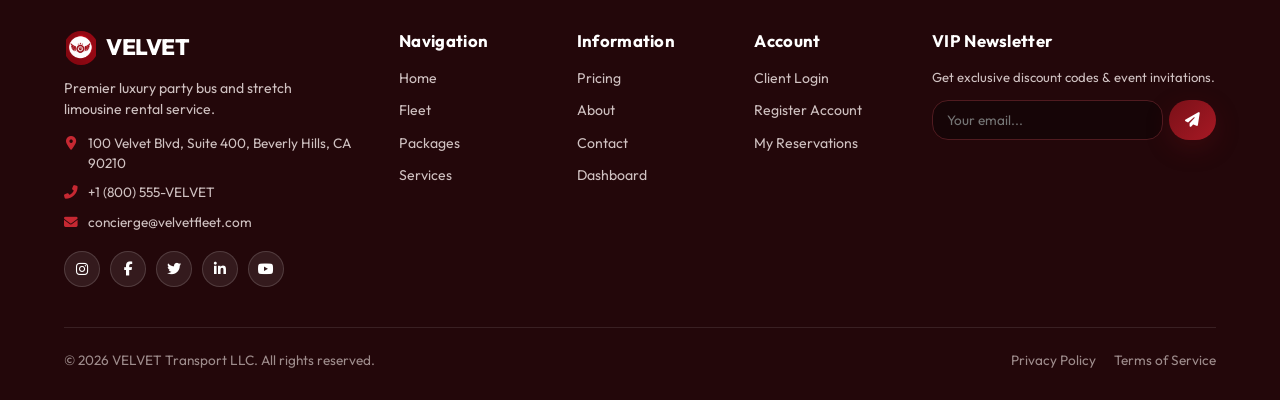
<file: packages.html>
<!DOCTYPE html>
<html lang="en" data-theme="light" dir="ltr">
<head>
  <meta charset="UTF-8">
  <meta name="viewport" content="width=device-width, initial-scale=1.0">
  <title>VELVET | All-Inclusive Party Bus & Limo Packages (Prom, Bachelorette, Corporate)</title>
  <link rel="icon" type="image/png" href="assets/images/logo.png">
  <link rel="shortcut icon" type="image/png" href="assets/images/logo.png">
  <link rel="apple-touch-icon" href="assets/images/logo.png">
  <meta name="description" content="Special event limousine and party bus packages for proms, bachelorette bashes, weddings, and executive corporate galas.">
  
  <link rel="preconnect" href="https://fonts.googleapis.com">
  <link rel="preconnect" href="https://fonts.gstatic.com" crossorigin>
  <link href="https://fonts.googleapis.com/css2?family=Outfit:wght@300;400;500;600;700;800&display=swap" rel="stylesheet">
  <link rel="stylesheet" href="https://cdnjs.cloudflare.com/ajax/libs/font-awesome/6.5.2/css/all.min.css">
  
  <link rel="stylesheet" href="assets/css/style.css">
  <link rel="stylesheet" href="assets/css/responsive.css">
</head>
<body>

  <!-- FIXED NAVBAR -->
  <header class="navbar">
    <div class="container navbar-inner">
      <a href="index.html" class="brand-logo">
        <img src="assets/images/logo.png" alt="VELVET Logo" class="brand-logo-img">
        <span>VELVET</span>
      </a>

      <nav class="nav-menu" id="navMenu">
        <div class="nav-dropdown" id="homeDropdown">
          <a href="index.html" class="nav-link dropdown-trigger">
            Home <i class="fas fa-chevron-down"></i>
          </a>
          <div class="dropdown-menu">
            <a href="index.html" class="dropdown-item">Home 1 - Fleet Hero</a>
            <a href="home-2.html" class="dropdown-item">Home 2 - Lounge Edition</a>
          </div>
        </div>

        <a href="fleet.html" class="nav-link">Fleet</a>
        <a href="packages.html" class="nav-link active">Packages</a>
        <a href="services.html" class="nav-link">Services</a>
        <a href="pricing.html" class="nav-link">Pricing</a>
        <a href="about.html" class="nav-link">About</a>
        <a href="contact.html" class="nav-link">Contact</a>
        <a href="dashboard.html" class="nav-link">Dashboard</a>
        <a href="login.html" class="nav-link mobile-login-link"><i class="fas fa-user-circle"></i> Login</a>
        <a href="contact.html" class="btn btn-primary mobile-book-btn"><i class="fas fa-calendar-check"></i> Book Ride</a>
      </nav>

      <div class="nav-actions">
        <button class="icon-btn" id="themeToggleBtn" title="Theme Toggle"><i class="fas fa-moon" id="themeIcon"></i></button>
        <button class="icon-btn" id="dirToggleBtn" title="Direction Toggle"><span id="dirText" style="font-size:0.75rem; font-weight:700;">LTR</span></button>
        <a href="login.html" class="btn desktop-login-btn"><i class="fas fa-user-circle"></i> <span>Login</span></a>
        <a href="contact.html" class="btn desktop-book-btn"><i class="fas fa-calendar-check"></i> <span>Book Ride</span></a>
        <button class="icon-btn hamburger-btn" id="hamburgerBtn"><i class="fas fa-bars"></i></button>
      </div>
    </div>
  </header>

  <!-- STANDARD INNER HERO (EXACTLY 260px HEIGHT) -->
  <section class="inner-hero">
    <img src="assets/images/hero/hero-packages.jpg" alt="Occasion Packages" class="inner-hero-bg">
    <div class="inner-hero-content">
      <h1 class="inner-hero-title">Occasion Packages</h1>
      <p class="inner-hero-desc">Curated celebrations designed for Proms, Bachelorette parties, Weddings & Corporate galas.</p>
    </div>
  </section>

  <!-- PACKAGES PAGE - EXACTLY 7 SECTIONS -->

  <!-- SECTION 1: MAIN OCCASION CARDS -->
  <section style="padding: 80px 0;">
    <div class="container">
      <div class="section-header">
        <span class="section-tag"><i class="fas fa-glass-cheers"></i> Celebrations</span>
        <h2 class="section-title">Special Occasion Collections</h2>
        <p class="section-subtitle">Tailored packages complete with red carpet drop-offs, ice bars, and custom pickup itineraries.</p>
      </div>

      <div class="grid-3-col">
        <!-- Card 1 -->
        <div class="overlay-card">
          <img src="assets/images/packages/bachelorette.jpg" alt="Bachelorette Glam Party">
          <span class="card-pill-badge">Top Rated</span>
          <div class="overlay-card-scrim">
            <div class="overlay-card-body">
              <h3 class="overlay-card-title">Bachelorette Glam Bash</h3>
              <p class="overlay-card-desc">Complimentary champagne, photo stops, nightclub VIP transfer & party bus lounge.</p>
            </div>
            <div class="overlay-card-action">
              <a href="dashboard.html" class="btn btn-primary">Reserve Package</a>
            </div>
          </div>
        </div>

        <!-- Card 2 -->
        <div class="overlay-card">
          <img src="assets/images/packages/prom-night.jpg" alt="Prom Night Royale">
          <span class="card-pill-badge">Safety Guarantee</span>
          <div class="overlay-card-scrim">
            <div class="overlay-card-body">
              <h3 class="overlay-card-title">Prom Night Royale</h3>
              <p class="overlay-card-desc">Parent peace of mind, zero-alcohol guarantee, multi-home pickup & red carpet backdrop.</p>
            </div>
            <div class="overlay-card-action">
              <a href="dashboard.html" class="btn btn-primary">Reserve Package</a>
            </div>
          </div>
        </div>

        <!-- Card 3 -->
        <div class="overlay-card">
          <img src="assets/images/packages/wedding-luxe.jpg" alt="Wedding Luxe Convoy">
          <span class="card-pill-badge">Elegance</span>
          <div class="overlay-card-scrim">
            <div class="overlay-card-body">
              <h3 class="overlay-card-title">Wedding Luxe Convoy</h3>
              <p class="overlay-card-desc">Bridal party stretch limousine, champagne toast & decorated exterior ribbons.</p>
            </div>
            <div class="overlay-card-action">
              <a href="dashboard.html" class="btn btn-primary">Reserve Package</a>
            </div>
          </div>
        </div>

        <!-- Card 4 -->
        <div class="overlay-card">
          <img src="assets/images/packages/corporate-gala.jpg" alt="Corporate VIP Gala">
          <span class="card-pill-badge">Executive</span>
          <div class="overlay-card-scrim">
            <div class="overlay-card-body">
              <h3 class="overlay-card-title">Corporate VIP Gala</h3>
              <p class="overlay-card-desc">Seamless executive shuttle transport, onboard Wi-Fi & luggage concierge.</p>
            </div>
            <div class="overlay-card-action">
              <a href="dashboard.html" class="btn btn-primary">Reserve Package</a>
            </div>
          </div>
        </div>

        <!-- Card 5 -->
        <div class="overlay-card">
          <img src="assets/images/packages/birthday-blitz.jpg" alt="Birthday Blitz Tour">
          <span class="card-pill-badge">Nightlife</span>
          <div class="overlay-card-scrim">
            <div class="overlay-card-body">
              <h3 class="overlay-card-title">Birthday Party Blitz</h3>
              <p class="overlay-card-desc">City skyline tour, nightclub entrance, custom party lighting & Bluetooth music.</p>
            </div>
            <div class="overlay-card-action">
              <a href="dashboard.html" class="btn btn-primary">Reserve Package</a>
            </div>
          </div>
        </div>

        <!-- Card 6 -->
        <div class="overlay-card">
          <img src="assets/images/packages/night-out.jpg" alt="VIP Night Out">
          <span class="card-pill-badge">Custom Route</span>
          <div class="overlay-card-scrim">
            <div class="overlay-card-body">
              <h3 class="overlay-card-title">VIP Concert & Night Out</h3>
              <p class="overlay-card-desc">Multi-stop bar hop, stadium drop-off & dedicated waiting chauffeur.</p>
            </div>
            <div class="overlay-card-action">
              <a href="dashboard.html" class="btn btn-primary">Reserve Package</a>
            </div>
          </div>
        </div>
      </div>
    </div>
  </section>

  <!-- SECTION 2: INCLUDED PACKAGE AMENITIES -->
  <section style="padding: 70px 0; background: var(--bg-card);">
    <div class="container">
      <div class="section-header">
        <span class="section-tag"><i class="fas fa-gift"></i> What's Included</span>
        <h2 class="section-title">Standard Package Perks</h2>
        <p class="section-subtitle">Every package comes equipped with white-glove VIP amenities.</p>
      </div>

      <div class="grid-4-col">
        <!-- Perk Card 1 -->
        <div class="modern-card" style="background: var(--bg-primary); border-radius: var(--radius-lg); border: 1px solid var(--border-color); overflow: hidden; height: 100%; display: flex; flex-direction: column;">
          <div style="height: 150px; overflow: hidden; position: relative;">
            <img src="assets/images/packages/perks/perk-ice-bar.jpg" alt="Complimentary Ice Bar" style="width: 100%; height: 100%; object-fit: cover; transition: transform 0.3s ease;">
          </div>
          <div style="padding: 16px; flex-grow: 1; text-align: center;">
            <h4 style="font-size: 1rem; margin-bottom: 4px;">Complimentary Ice Bar</h4>
            <p style="font-size: 0.8rem; color: var(--text-muted);">Artisan ice, spring waters, sodas, and crystal glass stemware.</p>
          </div>
        </div>

        <!-- Perk Card 2 -->
        <div class="modern-card" style="background: var(--bg-primary); border-radius: var(--radius-lg); border: 1px solid var(--border-color); overflow: hidden; height: 100%; display: flex; flex-direction: column;">
          <div style="height: 150px; overflow: hidden; position: relative;">
            <img src="assets/images/packages/perks/perk-multi-stop.png" alt="Multi-Stop Routes" style="width: 100%; height: 100%; object-fit: cover; transition: transform 0.3s ease;">
          </div>
          <div style="padding: 16px; flex-grow: 1; text-align: center;">
            <h4 style="font-size: 1rem; margin-bottom: 4px;">Multi-Stop Routes</h4>
            <p style="font-size: 0.8rem; color: var(--text-muted);">Unlimited photo stops and group pick-up locations.</p>
          </div>
        </div>

        <!-- Perk Card 3 -->
        <div class="modern-card" style="background: var(--bg-primary); border-radius: var(--radius-lg); border: 1px solid var(--border-color); overflow: hidden; height: 100%; display: flex; flex-direction: column;">
          <div style="height: 150px; overflow: hidden; position: relative;">
            <img src="assets/images/packages/perks/perk-red-carpet.jpg" alt="Red Carpet Rollout" style="width: 100%; height: 100%; object-fit: cover; transition: transform 0.3s ease;">
          </div>
          <div style="padding: 16px; flex-grow: 1; text-align: center;">
            <h4 style="font-size: 1rem; margin-bottom: 4px;">Red Carpet Rollout</h4>
            <p style="font-size: 0.8rem; color: var(--text-muted);">VIP red carpet photo opportunity at your primary destination.</p>
          </div>
        </div>

        <!-- Perk Card 4 -->
        <div class="modern-card" style="background: var(--bg-primary); border-radius: var(--radius-lg); border: 1px solid var(--border-color); overflow: hidden; height: 100%; display: flex; flex-direction: column;">
          <div style="height: 150px; overflow: hidden; position: relative;">
            <img src="assets/images/packages/perks/perk-driver.jpg" alt="Uniformed Driver" style="width: 100%; height: 100%; object-fit: cover; object-position: top center; transition: transform 0.3s ease;">
          </div>
          <div style="padding: 16px; flex-grow: 1; text-align: center;">
            <h4 style="font-size: 1rem; margin-bottom: 4px;">Uniformed Driver</h4>
            <p style="font-size: 0.8rem; color: var(--text-muted);">Background-checked professional chauffeur in full suit.</p>
          </div>
        </div>
      </div>
    </div>
  </section>

  <!-- SECTION 3: PACKAGE CUSTOMIZER PREVIEW -->
  <section style="padding: 80px 0;">
    <div class="container">
      <div class="grid-2-col" style="align-items: center;">
        <div>
          <span class="section-tag"><i class="fas fa-sliders-h"></i> Customization</span>
          <h2 class="section-title" style="text-align: left;">Build Your Own Party Package</h2>
          <p style="color: var(--text-secondary); margin-bottom: 20px;">
            Need a specific itinerary or mix of vehicles? Work directly with our concierge team to assemble custom routes, split vehicle convoys, or specialized decorations.
          </p>
          <a href="contact.html" class="btn btn-primary"><i class="fas fa-phone-alt"></i> Speak to Concierge</a>
        </div>
        <div style="border-radius: var(--radius-lg); overflow: hidden; box-shadow: var(--shadow-lg);">
          <img src="assets/images/packages/concierge-packages.jpg" alt="Concierge Planning Team" style="height: 340px; width: 100%; object-fit: cover;">
        </div>
      </div>
    </div>
  </section>

  <!-- SECTION 4: PROM PARENT SAFETY GUARANTEE -->
  <section style="padding: 70px 0; background: var(--dark-wine); color: #FFF;">
    <div class="container" style="text-align: center;">
      <span class="section-tag" style="background: rgba(198, 40, 50, 0.25); color: #FFA3A8;"><i class="fas fa-user-shield"></i> Parent Peace of Mind</span>
      <h2 style="font-size: 2.2rem; color: #FFF; margin: 12px 0 14px 0;">Prom Safety Guarantee</h2>
      <p style="max-width: 620px; margin: 0 auto; color: #D0C2C2; font-size: 1rem;">
        Strict zero-alcohol policy for underage guests, direct SMS contact with parents, and GPS location verification throughout the night.
      </p>
    </div>
  </section>

  <!-- SECTION 5: PACKAGE PRICING SUMMARY (REDESIGNED LUXURY TIERS) -->
  <section style="padding: 80px 0; background: var(--bg-card);">
    <div class="container">
      <div class="section-header">
        <span class="section-tag"><i class="fas fa-tag"></i> Tier Rates</span>
        <h2 class="section-title">Curated Package Rates</h2>
        <p class="section-subtitle">All-inclusive rates with guaranteed zero hidden surcharges and VIP amenities.</p>
      </div>

      <div class="package-pricing-grid">
        <!-- Card 1: Prom Royale -->
        <div class="pkg-rate-card">
          <div class="pkg-card-header">
            <div class="pkg-card-icon"><i class="fas fa-graduation-cap"></i></div>
            <h3>Prom Royale</h3>
            <div class="pkg-price-row">
              <span class="pkg-price-val">$850</span>
              <span class="pkg-price-unit">/ 5-hr block</span>
            </div>
            <div class="pkg-capacity-pill">
              <i class="fas fa-users"></i> Up to 10 Prom Guests ($85/person)
            </div>
          </div>

          <div class="pkg-features-list">
            <div class="pkg-feature-item"><i class="fas fa-check-circle"></i> <span>Lincoln Stretch Limo or Jet Sprinter</span></div>
            <div class="pkg-feature-item"><i class="fas fa-check-circle"></i> <span>Multi-Home Pickup & Drop-Off</span></div>
            <div class="pkg-feature-item"><i class="fas fa-check-circle"></i> <span>Red Carpet Photo Backdrop</span></div>
            <div class="pkg-feature-item"><i class="fas fa-check-circle"></i> <span>Zero-Alcohol Safety Guarantee</span></div>
            <div class="pkg-feature-item"><i class="fas fa-check-circle"></i> <span>Direct Chauffeur SMS Parent Contact</span></div>
          </div>

          <a href="dashboard.html" class="btn btn-outline" style="width: 100%;"><i class="fas fa-calendar-check"></i> Book Package</a>
        </div>

        <!-- Card 2: Bachelorette Bash (FEATURED / POPULAR) -->
        <div class="pkg-rate-card pkg-featured">
          <span class="pkg-badge-popular"><i class="fas fa-crown"></i> Most Popular</span>
          
          <div class="pkg-card-header">
            <div class="pkg-card-icon"><i class="fas fa-glass-cheers"></i></div>
            <h3>Bachelorette Bash</h3>
            <div class="pkg-price-row">
              <span class="pkg-price-val">$1,160</span>
              <span class="pkg-price-unit">/ 4-hr block</span>
            </div>
            <div class="pkg-capacity-pill">
              <i class="fas fa-users"></i> Up to 24 Guests on Party Bus ($48/person)
            </div>
          </div>

          <div class="pkg-features-list">
            <div class="pkg-feature-item"><i class="fas fa-check-circle"></i> <span>Mega Celebration Party Lounge Bus</span></div>
            <div class="pkg-feature-item"><i class="fas fa-check-circle"></i> <span>Built-In Artisan Ice Bar & Sparkling Cider</span></div>
            <div class="pkg-feature-item"><i class="fas fa-check-circle"></i> <span>3,000W DJ Sound System & Laser Lighting</span></div>
            <div class="pkg-feature-item"><i class="fas fa-check-circle"></i> <span>VIP Nightclub Priority Drop-Off</span></div>
            <div class="pkg-feature-item"><i class="fas fa-check-circle"></i> <span>Custom Photo Stops & Skyline Tour</span></div>
          </div>

          <a href="dashboard.html" class="btn btn-primary" style="width: 100%;"><i class="fas fa-bolt"></i> Book Featured Package</a>
        </div>

        <!-- Card 3: Wedding Convoy -->
        <div class="pkg-rate-card">
          <div class="pkg-card-header">
            <div class="pkg-card-icon"><i class="fas fa-heart"></i></div>
            <h3>Wedding Convoy</h3>
            <div class="pkg-price-row">
              <span class="pkg-price-val">$1,400</span>
              <span class="pkg-price-unit">/ 6-hr block</span>
            </div>
            <div class="pkg-capacity-pill">
              <i class="fas fa-car-side"></i> Bridal Limo + Guest Shuttle Van
            </div>
          </div>

          <div class="pkg-features-list">
            <div class="pkg-feature-item"><i class="fas fa-check-circle"></i> <span>White Stretch Limo for Bridal Party</span></div>
            <div class="pkg-feature-item"><i class="fas fa-check-circle"></i> <span>Mercedes Sprinter Guest Shuttle</span></div>
            <div class="pkg-feature-item"><i class="fas fa-check-circle"></i> <span>Exterior White Silk Ribbons & Decor</span></div>
            <div class="pkg-feature-item"><i class="fas fa-check-circle"></i> <span>Post-Ceremony Chilled Champagne Toast</span></div>
            <div class="pkg-feature-item"><i class="fas fa-check-circle"></i> <span>Full Day Punctuality Coordinator</span></div>
          </div>

          <a href="dashboard.html" class="btn btn-outline" style="width: 100%;"><i class="fas fa-calendar-check"></i> Book Package</a>
        </div>
      </div>
    </div>
  </section>

  <!-- SECTION 6: INCLUDED PACKAGE AMENITIES (HORIZONTAL RIBBON LAYOUT) -->
  <section style="padding: 70px 0; background: var(--dark-wine); color: #FFFFFF;">
    <div class="container">
      <div class="section-header" style="color: #FFFFFF;">
        <span class="section-tag" style="background: rgba(198, 40, 50, 0.25); color: #FFA3A8;"><i class="fas fa-gift"></i> VIP Inclusions</span>
        <h2 class="section-title" style="color: #FFFFFF;">Every Velvet Package Includes</h2>
        <p class="section-subtitle" style="color: #D0C2C2;">Standard luxury perks configured into all hourly event & party bus packages.</p>
      </div>

      <div class="vip-inclusions-grid">
        <div class="vip-inclusion-card">
          <i class="fas fa-glass-martini-alt"></i>
          <span>Chilled Champagne & Crystal Flutes Bar</span>
        </div>
        <div class="vip-inclusion-card">
          <i class="fas fa-music"></i>
          <span>2,000W Bluetooth Surround Sound & Neon Lights</span>
        </div>
        <div class="vip-inclusion-card">
          <i class="fas fa-map-marked-alt"></i>
          <span>Unlimited Multi-Stop Pickup & Drop-Off Route</span>
        </div>
        <div class="vip-inclusion-card">
          <i class="fas fa-camera"></i>
          <span>Red Carpet Entrance Rollout Photo Op</span>
        </div>
        <div class="vip-inclusion-card">
          <i class="fas fa-wifi"></i>
          <span>Complimentary High-Speed 5G Wi-Fi</span>
        </div>
        <div class="vip-inclusion-card">
          <i class="fas fa-snowflake"></i>
          <span>Climate Control & HEPA Cabin Air Filtration</span>
        </div>
      </div>
    </div>
  </section>


  <!-- SECTION 7: CALL TO ACTION FLOATING CARD BANNER -->
  <section class="cta-card-section">
    <div class="container">
      <div class="cta-card-box">
        <div class="cta-card-badge-wrap">
          <div class="cta-card-icon"><i class="fas fa-glass-cheers"></i></div>
          <div class="cta-card-badge">Custom Event Planning</div>
        </div>
        <h2 class="cta-card-title">Tailor Your Custom Celebration Package</h2>
        <p class="cta-card-subtitle">
          Add custom pickup stops, floral ribbons, ice bar stocking, or red carpet photo backdrops to any package.
        </p>
        <div class="cta-actions-group">
          <a href="dashboard.html" class="btn btn-primary" style="padding: 14px 32px;"><i class="fas fa-plus-circle"></i> Build Custom Package</a>
          <a href="contact.html" class="btn btn-outline" style="padding: 14px 32px;"><i class="fas fa-envelope"></i> Request Custom Quote</a>
        </div>
      </div>
    </div>
  </section>

  <!-- FOOTER -->
  <footer class="footer">
    <div class="container">
      <div class="footer-grid">
        <div>
          <a href="index.html" class="brand-logo" style="color: #FFF; margin-bottom: 12px; display: inline-flex;">
            <img src="assets/images/logo.png" alt="VELVET Logo" class="brand-logo-img">
            <span style="color: #FFF !important;">VELVET</span>
          </a>
          <p style="font-size: 0.88rem; max-width: 280px; color: #D0C2C2; line-height: 1.5;">Premier luxury party bus and stretch limousine rental service.</p>
          
          <div class="footer-contact-info">
            <div class="footer-contact-item">
              <i class="fas fa-map-marker-alt"></i>
              <span>100 Velvet Blvd, Suite 400, Beverly Hills, CA 90210</span>
            </div>
            <div class="footer-contact-item">
              <i class="fas fa-phone-alt"></i>
              <span>+1 (800) 555-VELVET</span>
            </div>
            <div class="footer-contact-item">
              <i class="fas fa-envelope"></i>
              <span>concierge@velvetfleet.com</span>
            </div>
          </div>

          <div class="footer-socials">
            <a href="https://instagram.com" target="_blank" rel="noopener noreferrer" class="footer-social-btn" title="Instagram"><i class="fab fa-instagram"></i></a>
            <a href="https://facebook.com" target="_blank" rel="noopener noreferrer" class="footer-social-btn" title="Facebook"><i class="fab fa-facebook-f"></i></a>
            <a href="https://twitter.com" target="_blank" rel="noopener noreferrer" class="footer-social-btn" title="Twitter"><i class="fab fa-twitter"></i></a>
            <a href="https://linkedin.com" target="_blank" rel="noopener noreferrer" class="footer-social-btn" title="LinkedIn"><i class="fab fa-linkedin-in"></i></a>
            <a href="https://youtube.com" target="_blank" rel="noopener noreferrer" class="footer-social-btn" title="YouTube"><i class="fab fa-youtube"></i></a>
          </div>
        </div>

        <div>
          <h4>Navigation</h4>
          <div class="footer-links">
            <a href="index.html">Home</a>
            <a href="fleet.html">Fleet</a>
            <a href="packages.html">Packages</a>
            <a href="services.html">Services</a>
          </div>
        </div>

        <div>
          <h4>Information</h4>
          <div class="footer-links">
            <a href="pricing.html">Pricing</a>
            <a href="about.html">About</a>
            <a href="contact.html">Contact</a>
            <a href="dashboard.html">Dashboard</a>
          </div>
        </div>

        <div>
          <h4>Account</h4>
          <div class="footer-links">
            <a href="login.html">Client Login</a>
            <a href="register.html">Register Account</a>
            <a href="dashboard.html">My Reservations</a>
          </div>
        </div>

        <div>
          <h4>VIP Newsletter</h4>
          <p style="font-size: 0.82rem; color: #D0C2C2; margin-bottom: 12px;">Get exclusive discount codes & event invitations.</p>
          <form onsubmit="event.preventDefault(); showToast('Subscribed to VIP Newsletter!', 'success');" style="display: flex; gap: 6px;">
            <input type="email" placeholder="Your email..." required style="background: #160507; border: 1px solid #501B20; padding: 10px 14px; border-radius: var(--radius-md); color: #FFF; font-size: 0.85rem; flex: 1;">
            <button type="submit" class="btn btn-primary" style="padding: 10px 16px;"><i class="fas fa-paper-plane"></i></button>
          </form>
        </div>
      </div>

      <div class="footer-bottom">
        <div>&copy; 2026 VELVET Transport LLC. All rights reserved.</div>
        <div style="display: flex; gap: 18px;">
          <a href="about.html" style="color: #9E8C8C;">Privacy Policy</a>
          <a href="about.html" style="color: #9E8C8C;">Terms of Service</a>
        </div>
      </div>
    </div>
  </footer>

  <button class="back-to-top" id="backToTopBtn" title="Back to top"><i class="fas fa-arrow-up"></i></button>
  <script src="assets/js/main.js"></script>
</body>
</html>
</file>
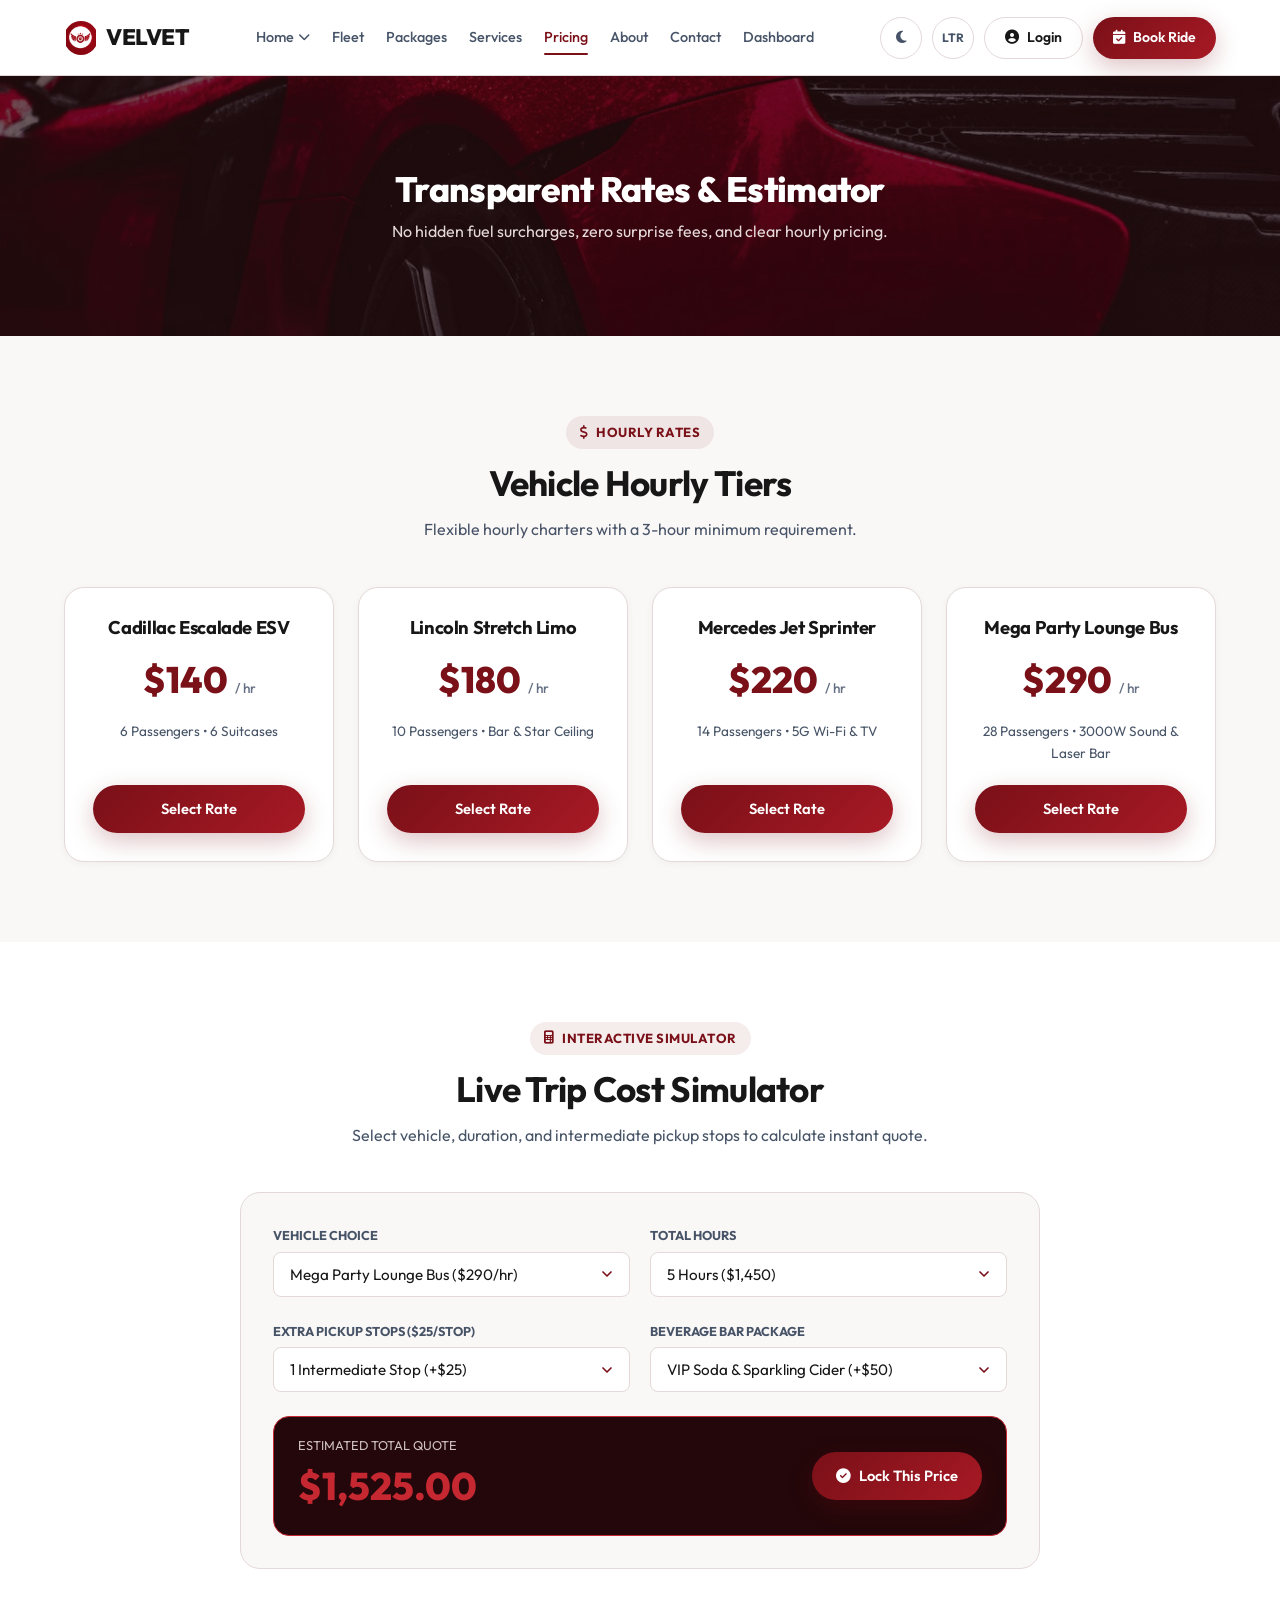
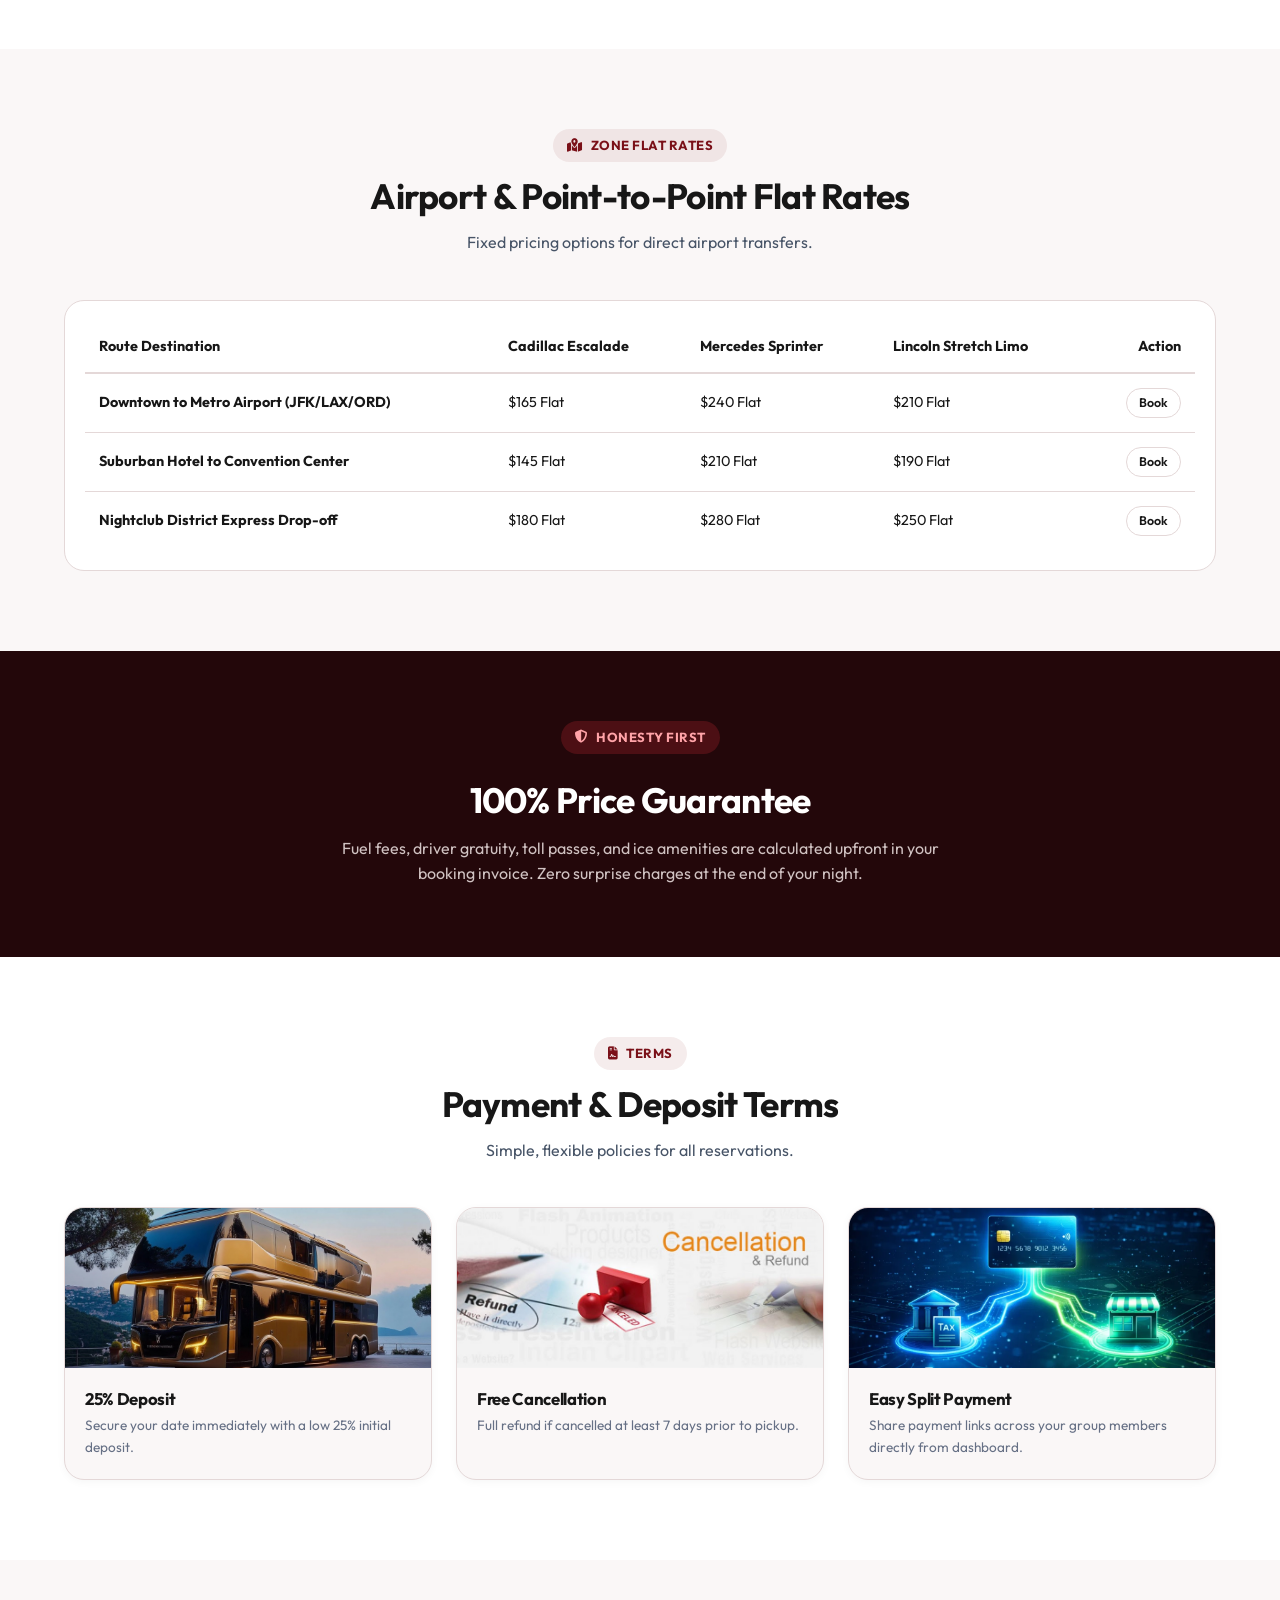
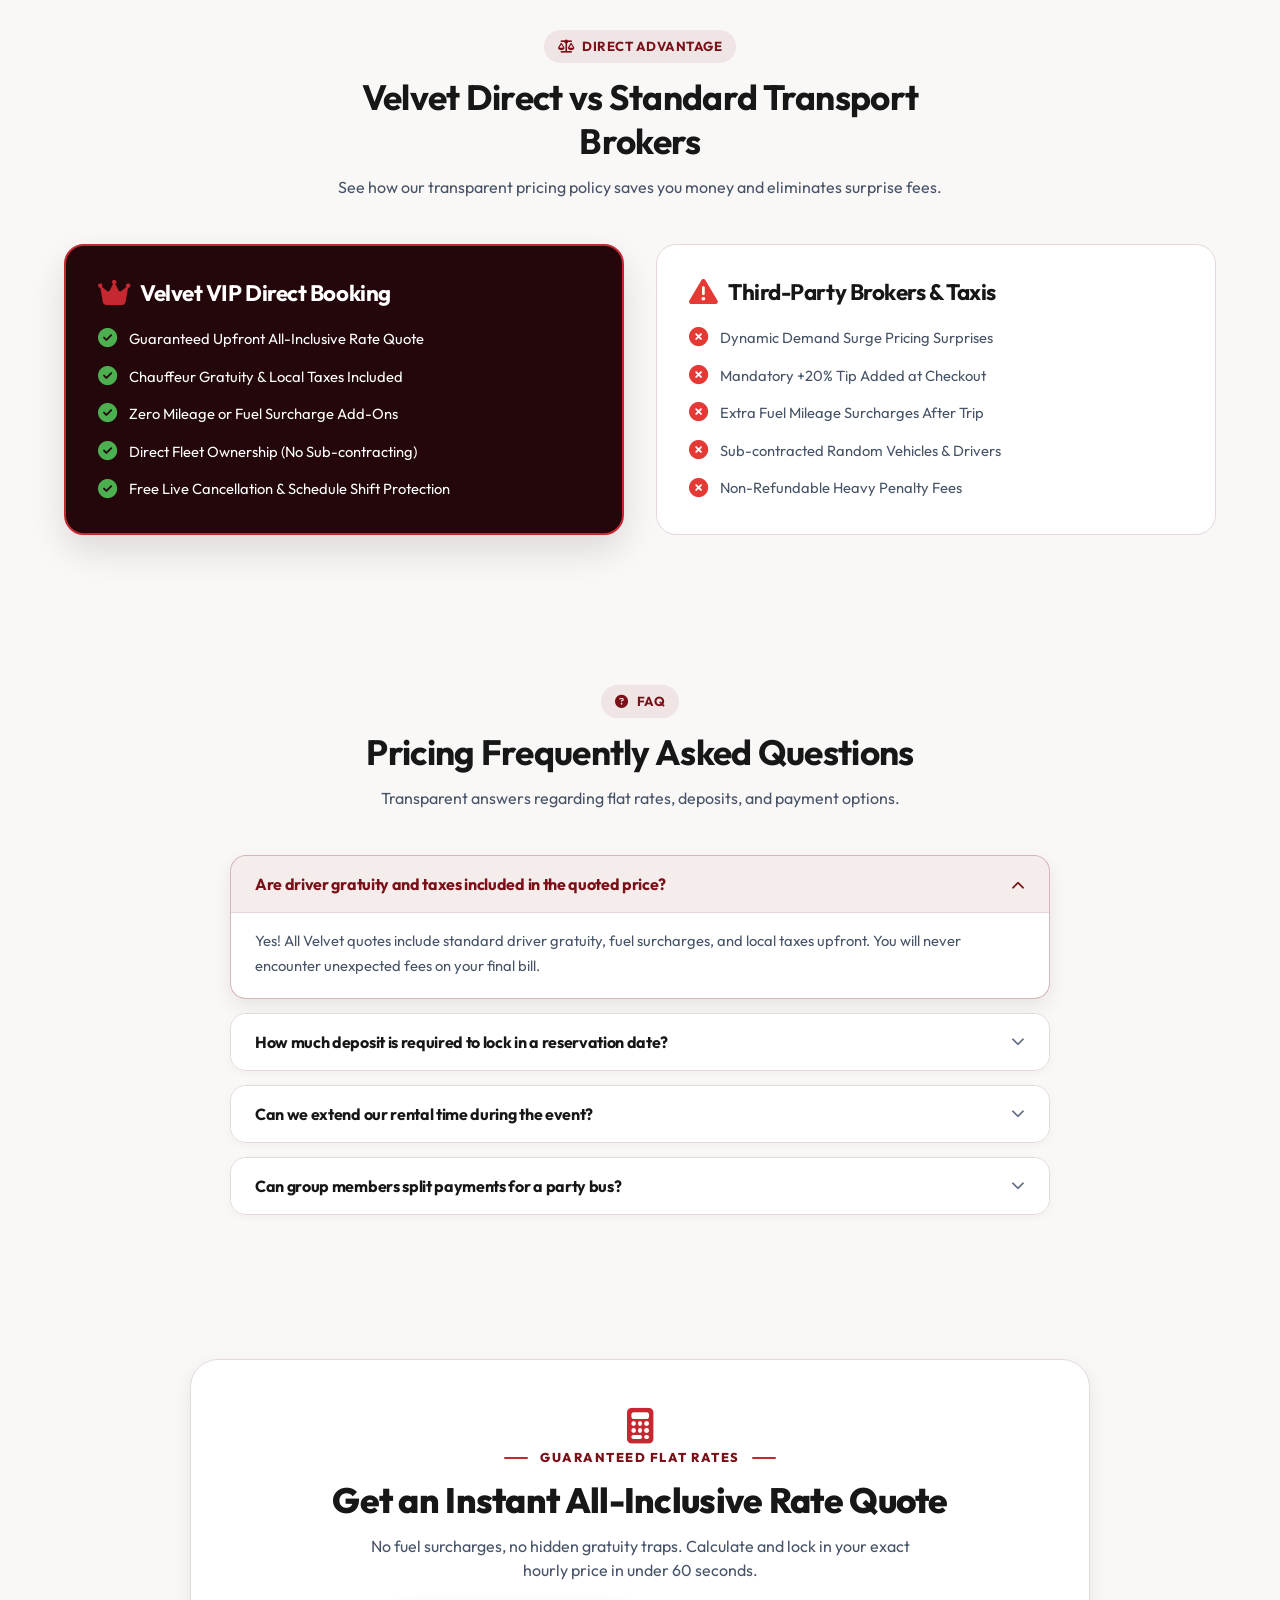
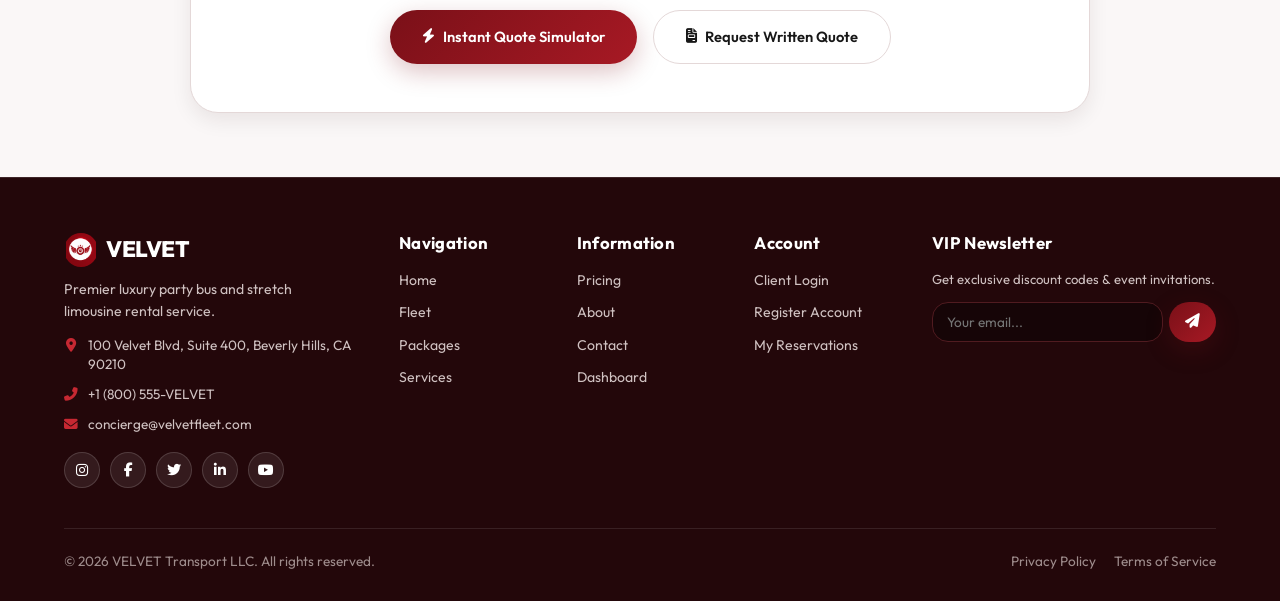
<file: pricing.html>
<!DOCTYPE html>
<html lang="en" data-theme="light" dir="ltr">
<head>
  <meta charset="UTF-8">
  <meta name="viewport" content="width=device-width, initial-scale=1.0">
  <title>VELVET | Transparent Party Bus & Limo Rental Pricing</title>
  <link rel="icon" type="image/png" href="assets/images/logo.png">
  <link rel="shortcut icon" type="image/png" href="assets/images/logo.png">
  <link rel="apple-touch-icon" href="assets/images/logo.png">
  <meta name="description" content="Hourly rates, distance package tiers, and live fee calculator for stretch limousines & party buses.">
  
  <link rel="preconnect" href="https://fonts.googleapis.com">
  <link rel="preconnect" href="https://fonts.gstatic.com" crossorigin>
  <link href="https://fonts.googleapis.com/css2?family=Outfit:wght@300;400;500;600;700;800&display=swap" rel="stylesheet">
  <link rel="stylesheet" href="https://cdnjs.cloudflare.com/ajax/libs/font-awesome/6.5.2/css/all.min.css">
  
  <link rel="stylesheet" href="assets/css/style.css">
  <link rel="stylesheet" href="assets/css/responsive.css">
</head>
<body>

  <header class="navbar">
    <div class="container navbar-inner">
      <a href="index.html" class="brand-logo">
        <img src="assets/images/logo.png" alt="VELVET Logo" class="brand-logo-img">
        <span>VELVET</span>
      </a>

      <nav class="nav-menu" id="navMenu">
        <div class="nav-dropdown" id="homeDropdown">
          <a href="index.html" class="nav-link dropdown-trigger">Home <i class="fas fa-chevron-down"></i></a>
          <div class="dropdown-menu">
            <a href="index.html" class="dropdown-item">Home 1 - Fleet Hero</a>
            <a href="home-2.html" class="dropdown-item">Home 2 - Lounge Edition</a>
          </div>
        </div>

        <a href="fleet.html" class="nav-link">Fleet</a>
        <a href="packages.html" class="nav-link">Packages</a>
        <a href="services.html" class="nav-link">Services</a>
        <a href="pricing.html" class="nav-link active">Pricing</a>
        <a href="about.html" class="nav-link">About</a>
        <a href="contact.html" class="nav-link">Contact</a>
        <a href="dashboard.html" class="nav-link">Dashboard</a>
        <a href="login.html" class="nav-link mobile-login-link"><i class="fas fa-user-circle"></i> Login</a>
        <a href="contact.html" class="btn btn-primary mobile-book-btn"><i class="fas fa-calendar-check"></i> Book Ride</a>
      </nav>

      <div class="nav-actions">
        <button class="icon-btn" id="themeToggleBtn" title="Theme Toggle"><i class="fas fa-moon" id="themeIcon"></i></button>
        <button class="icon-btn" id="dirToggleBtn" title="Direction Toggle"><span id="dirText" style="font-size:0.75rem; font-weight:700;">LTR</span></button>
        <a href="login.html" class="btn desktop-login-btn"><i class="fas fa-user-circle"></i> <span>Login</span></a>
        <a href="contact.html" class="btn desktop-book-btn"><i class="fas fa-calendar-check"></i> <span>Book Ride</span></a>
        <button class="icon-btn hamburger-btn" id="hamburgerBtn"><i class="fas fa-bars"></i></button>
      </div>
    </div>
  </header>

  <!-- STANDARD INNER HERO (260px HEIGHT) -->
  <section class="inner-hero">
    <img src="assets/images/hero/hero-pricing.jpg" alt="Pricing & Estimator" class="inner-hero-bg">
    <div class="inner-hero-content">
      <h1 class="inner-hero-title">Transparent Rates & Estimator</h1>
      <p class="inner-hero-desc">No hidden fuel surcharges, zero surprise fees, and clear hourly pricing.</p>
    </div>
  </section>

  <!-- PRICING PAGE - EXACTLY 7 SECTIONS -->

  <!-- SECTION 1: HOURLY RATE CARDS -->
  <section style="padding: 80px 0;">
    <div class="container">
      <div class="section-header">
        <span class="section-tag"><i class="fas fa-dollar-sign"></i> Hourly Rates</span>
        <h2 class="section-title">Vehicle Hourly Tiers</h2>
        <p class="section-subtitle">Flexible hourly charters with a 3-hour minimum requirement.</p>
      </div>

      <div class="grid-4-col">
        <div style="background: var(--bg-card); border: 1px solid var(--border-color); border-radius: var(--radius-lg); padding: 28px; text-align: center; display: flex; flex-direction: column; justify-content: space-between; height: 100%; box-shadow: var(--shadow-sm);">
          <div>
            <h4 style="font-size: 1.15rem; margin-bottom: 6px;">Cadillac Escalade ESV</h4>
            <div style="font-size: 2.3rem; font-weight: 800; color: var(--price-color); margin: 12px 0;">$140 <span style="font-size: 0.85rem; color: var(--price-unit-color); font-weight: 500;">/ hr</span></div>
            <p style="font-size: 0.85rem; color: var(--text-secondary); margin-bottom: 20px;">6 Passengers • 6 Suitcases</p>
          </div>
          <a href="dashboard.html" class="btn btn-primary" style="width: 100%;">Select Rate</a>
        </div>

        <div style="background: var(--bg-card); border: 1px solid var(--border-color); border-radius: var(--radius-lg); padding: 28px; text-align: center; display: flex; flex-direction: column; justify-content: space-between; height: 100%; box-shadow: var(--shadow-sm);">
          <div>
            <h4 style="font-size: 1.15rem; margin-bottom: 6px;">Lincoln Stretch Limo</h4>
            <div style="font-size: 2.3rem; font-weight: 800; color: var(--price-color); margin: 12px 0;">$180 <span style="font-size: 0.85rem; color: var(--price-unit-color); font-weight: 500;">/ hr</span></div>
            <p style="font-size: 0.85rem; color: var(--text-secondary); margin-bottom: 20px;">10 Passengers • Bar & Star Ceiling</p>
          </div>
          <a href="dashboard.html" class="btn btn-primary" style="width: 100%;">Select Rate</a>
        </div>

        <div style="background: var(--bg-card); border: 1px solid var(--border-color); border-radius: var(--radius-lg); padding: 28px; text-align: center; display: flex; flex-direction: column; justify-content: space-between; height: 100%; box-shadow: var(--shadow-sm);">
          <div>
            <h4 style="font-size: 1.15rem; margin-bottom: 6px;">Mercedes Jet Sprinter</h4>
            <div style="font-size: 2.3rem; font-weight: 800; color: var(--price-color); margin: 12px 0;">$220 <span style="font-size: 0.85rem; color: var(--price-unit-color); font-weight: 500;">/ hr</span></div>
            <p style="font-size: 0.85rem; color: var(--text-secondary); margin-bottom: 20px;">14 Passengers • 5G Wi-Fi & TV</p>
          </div>
          <a href="dashboard.html" class="btn btn-primary" style="width: 100%;">Select Rate</a>
        </div>

        <div style="background: var(--bg-card); border: 1px solid var(--border-color); border-radius: var(--radius-lg); padding: 28px; text-align: center; display: flex; flex-direction: column; justify-content: space-between; height: 100%; box-shadow: var(--shadow-sm);">
          <div>
            <h4 style="font-size: 1.15rem; margin-bottom: 6px;">Mega Party Lounge Bus</h4>
            <div style="font-size: 2.3rem; font-weight: 800; color: var(--price-color); margin: 12px 0;">$290 <span style="font-size: 0.85rem; color: var(--price-unit-color); font-weight: 500;">/ hr</span></div>
            <p style="font-size: 0.85rem; color: var(--text-secondary); margin-bottom: 20px;">28 Passengers • 3000W Sound & Laser Bar</p>
          </div>
          <a href="dashboard.html" class="btn btn-primary" style="width: 100%;">Select Rate</a>
        </div>
      </div>
    </div>
  </section>

  <!-- SECTION 2: INTERACTIVE ROUTE & STOP CALCULATOR SIMULATOR -->
  <section style="padding: 80px 0; background: var(--bg-card);">
    <div class="container">
      <div class="section-header">
        <span class="section-tag"><i class="fas fa-calculator"></i> Interactive Simulator</span>
        <h2 class="section-title">Live Trip Cost Simulator</h2>
        <p class="section-subtitle">Select vehicle, duration, and intermediate pickup stops to calculate instant quote.</p>
      </div>

      <div style="max-width: 800px; margin: 0 auto; background: var(--bg-primary); border: 1px solid var(--border-color); padding: 32px; border-radius: var(--radius-lg);">
        <div class="calc-inputs-grid">
          <div>
            <label style="font-size: 0.8rem; font-weight: 700; color: var(--text-secondary); text-transform: uppercase; margin-bottom: 6px; display: block;">Vehicle Choice</label>
            <select id="simVehicle" class="form-control" onchange="runFullSim()">
              <option value="180">Lincoln Stretch Limo ($180/hr)</option>
              <option value="290" selected>Mega Party Lounge Bus ($290/hr)</option>
              <option value="220">Mercedes Jet Sprinter ($220/hr)</option>
              <option value="140">Cadillac Escalade ESV ($140/hr)</option>
            </select>
          </div>
          <div>
            <label style="font-size: 0.8rem; font-weight: 700; color: var(--text-secondary); text-transform: uppercase; margin-bottom: 6px; display: block;">Total Hours</label>
            <select id="simHours" class="form-control" onchange="runFullSim()">
              <option value="3">3 Hours ($870)</option>
              <option value="4">4 Hours ($1,160)</option>
              <option value="5" selected>5 Hours ($1,450)</option>
              <option value="6">6 Hours ($1,740)</option>
            </select>
          </div>
        </div>

        <div class="calc-inputs-grid">
          <div>
            <label style="font-size: 0.8rem; font-weight: 700; color: var(--text-secondary); text-transform: uppercase; margin-bottom: 6px; display: block;">Extra Pickup Stops ($25/stop)</label>
            <select id="simStops" class="form-control" onchange="runFullSim()">
              <option value="0">Direct Trip (0 Stops)</option>
              <option value="25" selected>1 Intermediate Stop (+$25)</option>
              <option value="50">2 Intermediate Stops (+$50)</option>
              <option value="75">3 Intermediate Stops (+$75)</option>
            </select>
          </div>
          <div>
            <label style="font-size: 0.8rem; font-weight: 700; color: var(--text-secondary); text-transform: uppercase; margin-bottom: 6px; display: block;">Beverage Bar Package</label>
            <select id="simBar" class="form-control" onchange="runFullSim()">
              <option value="0">Standard Water & Ice (Included)</option>
              <option value="50" selected>VIP Soda & Sparkling Cider (+$50)</option>
              <option value="100">Premium Artisan Ice Bar Setup (+$100)</option>
            </select>
          </div>
        </div>

        <div class="calc-result-box" style="background: var(--dark-wine); color: #FFF;">
          <div>
            <div style="font-size: 0.8rem; color: #D0C2C2; text-transform: uppercase;">Estimated Total Quote</div>
            <div id="simGrandTotal" style="font-size: 2.4rem; font-weight: 800; color: var(--red-accent);">$1,525.00</div>
          </div>
          <a href="dashboard.html" class="btn btn-primary"><i class="fas fa-check-circle"></i> Lock This Price</a>
        </div>
      </div>
    </div>
  </section>

  <!-- SECTION 3: DISTANCE & ZONE PRICING TIER TABLE -->
  <section style="padding: 80px 0;">
    <div class="container">
      <div class="section-header">
        <span class="section-tag"><i class="fas fa-map-marked-alt"></i> Zone Flat Rates</span>
        <h2 class="section-title">Airport & Point-to-Point Flat Rates</h2>
        <p class="section-subtitle">Fixed pricing options for direct airport transfers.</p>
      </div>

      <div style="overflow-x: auto; background: var(--bg-card); border-radius: var(--radius-lg); border: 1px solid var(--border-color); padding: 20px;">
        <table style="width: 100%; border-collapse: collapse; text-align: left; font-size: 0.9rem;">
          <thead>
            <tr style="border-bottom: 2px solid var(--border-color);">
              <th style="padding: 14px;">Route Destination</th>
              <th style="padding: 14px;">Cadillac Escalade</th>
              <th style="padding: 14px;">Mercedes Sprinter</th>
              <th style="padding: 14px;">Lincoln Stretch Limo</th>
              <th style="padding: 14px; text-align: right;">Action</th>
            </tr>
          </thead>
          <tbody>
            <tr style="border-bottom: 1px solid var(--border-color);">
              <td style="padding: 14px; font-weight: 700;">Downtown to Metro Airport (JFK/LAX/ORD)</td>
              <td style="padding: 14px;">$165 Flat</td>
              <td style="padding: 14px;">$240 Flat</td>
              <td style="padding: 14px;">$210 Flat</td>
              <td style="padding: 14px; text-align: right;"><a href="dashboard.html" class="btn btn-outline" style="padding: 4px 12px; font-size: 0.78rem;">Book</a></td>
            </tr>
            <tr style="border-bottom: 1px solid var(--border-color);">
              <td style="padding: 14px; font-weight: 700;">Suburban Hotel to Convention Center</td>
              <td style="padding: 14px;">$145 Flat</td>
              <td style="padding: 14px;">$210 Flat</td>
              <td style="padding: 14px;">$190 Flat</td>
              <td style="padding: 14px; text-align: right;"><a href="dashboard.html" class="btn btn-outline" style="padding: 4px 12px; font-size: 0.78rem;">Book</a></td>
            </tr>
            <tr>
              <td style="padding: 14px; font-weight: 700;">Nightclub District Express Drop-off</td>
              <td style="padding: 14px;">$180 Flat</td>
              <td style="padding: 14px;">$280 Flat</td>
              <td style="padding: 14px;">$250 Flat</td>
              <td style="padding: 14px; text-align: right;"><a href="dashboard.html" class="btn btn-outline" style="padding: 4px 12px; font-size: 0.78rem;">Book</a></td>
            </tr>
          </tbody>
        </table>
      </div>
    </div>
  </section>

  <!-- SECTION 4: NO HIDDEN FEES POLICY -->
  <section style="padding: 70px 0; background: var(--dark-wine); color: #FFF;">
    <div class="container" style="text-align: center;">
      <span class="section-tag" style="background: rgba(198, 40, 50, 0.25); color: #FFA3A8;"><i class="fas fa-shield-alt"></i> Honesty First</span>
      <h2 style="font-size: 2.2rem; color: #FFF; margin: 12px 0 14px 0;">100% Price Guarantee</h2>
      <p style="max-width: 600px; margin: 0 auto; color: #D0C2C2; font-size: 1rem;">
        Fuel fees, driver gratuity, toll passes, and ice amenities are calculated upfront in your booking invoice. Zero surprise charges at the end of your night.
      </p>
    </div>
  </section>

  <!-- SECTION 5: DEPOSIT & CANCELLATION POLICY -->
  <section style="padding: 80px 0; background: var(--bg-card);">
    <div class="container">
      <div class="section-header">
        <span class="section-tag"><i class="fas fa-file-contract"></i> Terms</span>
        <h2 class="section-title">Payment & Deposit Terms</h2>
        <p class="section-subtitle">Simple, flexible policies for all reservations.</p>
      </div>

      <div class="grid-3-col">
        <!-- Term Card 1 -->
        <div class="modern-card" style="background: var(--bg-primary); border-radius: var(--radius-lg); border: 1px solid var(--border-color); overflow: hidden; height: 100%; display: flex; flex-direction: column;">
          <div style="height: 160px; overflow: hidden; position: relative;">
            <img src="assets/images/pricing/terms/term-deposit.jpg" alt="25% Deposit" style="width: 100%; height: 100%; object-fit: cover; transition: transform 0.3s ease;">
          </div>
          <div style="padding: 20px; flex-grow: 1;">
            <h4 style="margin-bottom: 6px; font-size: 1.05rem;">25% Deposit</h4>
            <p style="font-size: 0.85rem; color: var(--text-muted);">Secure your date immediately with a low 25% initial deposit.</p>
          </div>
        </div>

        <!-- Term Card 2 -->
        <div class="modern-card" style="background: var(--bg-primary); border-radius: var(--radius-lg); border: 1px solid var(--border-color); overflow: hidden; height: 100%; display: flex; flex-direction: column;">
          <div style="height: 160px; overflow: hidden; position: relative;">
            <img src="assets/images/pricing/terms/term-cancellation.png" alt="Free Cancellation" style="width: 100%; height: 100%; object-fit: cover; transition: transform 0.3s ease;">
          </div>
          <div style="padding: 20px; flex-grow: 1;">
            <h4 style="margin-bottom: 6px; font-size: 1.05rem;">Free Cancellation</h4>
            <p style="font-size: 0.85rem; color: var(--text-muted);">Full refund if cancelled at least 7 days prior to pickup.</p>
          </div>
        </div>

        <!-- Term Card 3 -->
        <div class="modern-card" style="background: var(--bg-primary); border-radius: var(--radius-lg); border: 1px solid var(--border-color); overflow: hidden; height: 100%; display: flex; flex-direction: column;">
          <div style="height: 160px; overflow: hidden; position: relative;">
            <img src="assets/images/pricing/terms/term-split.png" alt="Easy Split Payment" style="width: 100%; height: 100%; object-fit: cover; transition: transform 0.3s ease;">
          </div>
          <div style="padding: 20px; flex-grow: 1;">
            <h4 style="margin-bottom: 6px; font-size: 1.05rem;">Easy Split Payment</h4>
            <p style="font-size: 0.85rem; color: var(--text-muted);">Share payment links across your group members directly from dashboard.</p>
          </div>
        </div>
      </div>
    </div>
  </section>

  <!-- SECTION 6: RATE COMPARISON TABLE LAYOUT -->
  <section style="padding: 70px 0;">
    <div class="container">
      <div class="section-header">
        <span class="section-tag"><i class="fas fa-balance-scale"></i> Direct Advantage</span>
        <h2 class="section-title">Velvet Direct vs Standard Transport Brokers</h2>
        <p class="section-subtitle">See how our transparent pricing policy saves you money and eliminates surprise fees.</p>
      </div>

      <div class="comparison-table-wrapper">
        <div class="comp-column comp-column-velvet">
          <div style="display: flex; align-items: center; gap: 10px; margin-bottom: 20px;">
            <i class="fas fa-crown text-accent" style="font-size: 1.8rem;"></i>
            <h3 style="font-size: 1.4rem; color: #FFFFFF; margin: 0;">Velvet VIP Direct Booking</h3>
          </div>
          <ul style="list-style: none; padding: 0; margin: 0; display: flex; flex-direction: column; gap: 14px;">
            <li style="display: flex; align-items: center; gap: 12px; font-size: 0.92rem;"><i class="fas fa-check-circle" style="color: #4CAF50; font-size: 1.2rem;"></i> Guaranteed Upfront All-Inclusive Rate Quote</li>
            <li style="display: flex; align-items: center; gap: 12px; font-size: 0.92rem;"><i class="fas fa-check-circle" style="color: #4CAF50; font-size: 1.2rem;"></i> Chauffeur Gratuity & Local Taxes Included</li>
            <li style="display: flex; align-items: center; gap: 12px; font-size: 0.92rem;"><i class="fas fa-check-circle" style="color: #4CAF50; font-size: 1.2rem;"></i> Zero Mileage or Fuel Surcharge Add-Ons</li>
            <li style="display: flex; align-items: center; gap: 12px; font-size: 0.92rem;"><i class="fas fa-check-circle" style="color: #4CAF50; font-size: 1.2rem;"></i> Direct Fleet Ownership (No Sub-contracting)</li>
            <li style="display: flex; align-items: center; gap: 12px; font-size: 0.92rem;"><i class="fas fa-check-circle" style="color: #4CAF50; font-size: 1.2rem;"></i> Free Live Cancellation & Schedule Shift Protection</li>
          </ul>
        </div>

        <div class="comp-column comp-column-others">
          <div style="display: flex; align-items: center; gap: 10px; margin-bottom: 20px;">
            <i class="fas fa-exclamation-triangle" style="font-size: 1.8rem; color: #E53935;"></i>
            <h3 style="font-size: 1.4rem; margin: 0;">Third-Party Brokers & Taxis</h3>
          </div>
          <ul style="list-style: none; padding: 0; margin: 0; display: flex; flex-direction: column; gap: 14px;">
            <li style="display: flex; align-items: center; gap: 12px; font-size: 0.92rem; color: var(--text-secondary);"><i class="fas fa-times-circle" style="color: #E53935; font-size: 1.2rem;"></i> Dynamic Demand Surge Pricing Surprises</li>
            <li style="display: flex; align-items: center; gap: 12px; font-size: 0.92rem; color: var(--text-secondary);"><i class="fas fa-times-circle" style="color: #E53935; font-size: 1.2rem;"></i> Mandatory +20% Tip Added at Checkout</li>
            <li style="display: flex; align-items: center; gap: 12px; font-size: 0.92rem; color: var(--text-secondary);"><i class="fas fa-times-circle" style="color: #E53935; font-size: 1.2rem;"></i> Extra Fuel Mileage Surcharges After Trip</li>
            <li style="display: flex; align-items: center; gap: 12px; font-size: 0.92rem; color: var(--text-secondary);"><i class="fas fa-times-circle" style="color: #E53935; font-size: 1.2rem;"></i> Sub-contracted Random Vehicles & Drivers</li>
            <li style="display: flex; align-items: center; gap: 12px; font-size: 0.92rem; color: var(--text-secondary);"><i class="fas fa-times-circle" style="color: #E53935; font-size: 1.2rem;"></i> Non-Refundable Heavy Penalty Fees</li>
          </ul>
        </div>
      </div>
    </div>
  </section>


  <!-- SECTION 6.5: PRICING FAQ ACCORDION DROPDOWN -->
  <section style="padding: 80px 0;">
    <div class="container">
      <div class="section-header">
        <span class="section-tag"><i class="fas fa-question-circle"></i> FAQ</span>
        <h2 class="section-title">Pricing Frequently Asked Questions</h2>
        <p class="section-subtitle">Transparent answers regarding flat rates, deposits, and payment options.</p>
      </div>

      <div class="faq-accordion">
        <div class="faq-item open">
          <div class="faq-header">
            <h4>Are driver gratuity and taxes included in the quoted price?</h4>
            <i class="fas fa-chevron-down faq-chevron"></i>
          </div>
          <div class="faq-body">
            Yes! All Velvet quotes include standard driver gratuity, fuel surcharges, and local taxes upfront. You will never encounter unexpected fees on your final bill.
          </div>
        </div>

        <div class="faq-item">
          <div class="faq-header">
            <h4>How much deposit is required to lock in a reservation date?</h4>
            <i class="fas fa-chevron-down faq-chevron"></i>
          </div>
          <div class="faq-body">
            A low 20% deposit is required upon reservation confirmation. The remaining balance can be paid in installments or settled 48 hours prior to departure.
          </div>
        </div>

        <div class="faq-item">
          <div class="faq-header">
            <h4>Can we extend our rental time during the event?</h4>
            <i class="fas fa-chevron-down faq-chevron"></i>
          </div>
          <div class="faq-body">
            Yes! Subject to chauffeur schedule availability, extra overtime hours can be authorized directly with your chauffeur or dispatch team at your standard hourly contract rate.
          </div>
        </div>

        <div class="faq-item">
          <div class="faq-header">
            <h4>Can group members split payments for a party bus?</h4>
            <i class="fas fa-chevron-down faq-chevron"></i>
          </div>
          <div class="faq-body">
            Yes! Our customer booking dashboard allows group leaders to send payment split links to multiple guests or parents for seamless collective payment.
          </div>
        </div>
      </div>
    </div>
  </section>

  <!-- SECTION 7: CALL TO ACTION FLOATING CARD BANNER -->
  <section class="cta-card-section">
    <div class="container">
      <div class="cta-card-box">
        <div class="cta-card-badge-wrap">
          <div class="cta-card-icon"><i class="fas fa-calculator"></i></div>
          <div class="cta-card-badge">Guaranteed Flat Rates</div>
        </div>
        <h2 class="cta-card-title">Get an Instant All-Inclusive Rate Quote</h2>
        <p class="cta-card-subtitle">
          No fuel surcharges, no hidden gratuity traps. Calculate and lock in your exact hourly price in under 60 seconds.
        </p>
        <div class="cta-actions-group">
          <a href="dashboard.html" class="btn btn-primary" style="padding: 14px 32px;"><i class="fas fa-bolt"></i> Instant Quote Simulator</a>
          <a href="contact.html" class="btn btn-outline" style="padding: 14px 32px;"><i class="fas fa-file-invoice"></i> Request Written Quote</a>
        </div>
      </div>
    </div>
  </section>

  <!-- FOOTER -->
  <footer class="footer">
    <div class="container">
      <div class="footer-grid">
        <div>
          <a href="index.html" class="brand-logo" style="color: #FFF; margin-bottom: 12px; display: inline-flex;">
            <img src="assets/images/logo.png" alt="VELVET Logo" class="brand-logo-img">
            <span style="color: #FFF !important;">VELVET</span>
          </a>
          <p style="font-size: 0.88rem; max-width: 280px; color: #D0C2C2; line-height: 1.5;">Premier luxury party bus and stretch limousine rental service.</p>
          
          <div class="footer-contact-info">
            <div class="footer-contact-item">
              <i class="fas fa-map-marker-alt"></i>
              <span>100 Velvet Blvd, Suite 400, Beverly Hills, CA 90210</span>
            </div>
            <div class="footer-contact-item">
              <i class="fas fa-phone-alt"></i>
              <span>+1 (800) 555-VELVET</span>
            </div>
            <div class="footer-contact-item">
              <i class="fas fa-envelope"></i>
              <span>concierge@velvetfleet.com</span>
            </div>
          </div>

          <div class="footer-socials">
            <a href="https://instagram.com" target="_blank" rel="noopener noreferrer" class="footer-social-btn" title="Instagram"><i class="fab fa-instagram"></i></a>
            <a href="https://facebook.com" target="_blank" rel="noopener noreferrer" class="footer-social-btn" title="Facebook"><i class="fab fa-facebook-f"></i></a>
            <a href="https://twitter.com" target="_blank" rel="noopener noreferrer" class="footer-social-btn" title="Twitter"><i class="fab fa-twitter"></i></a>
            <a href="https://linkedin.com" target="_blank" rel="noopener noreferrer" class="footer-social-btn" title="LinkedIn"><i class="fab fa-linkedin-in"></i></a>
            <a href="https://youtube.com" target="_blank" rel="noopener noreferrer" class="footer-social-btn" title="YouTube"><i class="fab fa-youtube"></i></a>
          </div>
        </div>

        <div>
          <h4>Navigation</h4>
          <div class="footer-links">
            <a href="index.html">Home</a>
            <a href="fleet.html">Fleet</a>
            <a href="packages.html">Packages</a>
            <a href="services.html">Services</a>
          </div>
        </div>

        <div>
          <h4>Information</h4>
          <div class="footer-links">
            <a href="pricing.html">Pricing</a>
            <a href="about.html">About</a>
            <a href="contact.html">Contact</a>
            <a href="dashboard.html">Dashboard</a>
          </div>
        </div>

        <div>
          <h4>Account</h4>
          <div class="footer-links">
            <a href="login.html">Client Login</a>
            <a href="register.html">Register Account</a>
            <a href="dashboard.html">My Reservations</a>
          </div>
        </div>

        <div>
          <h4>VIP Newsletter</h4>
          <p style="font-size: 0.82rem; color: #D0C2C2; margin-bottom: 12px;">Get exclusive discount codes & event invitations.</p>
          <form onsubmit="event.preventDefault(); showToast('Subscribed to VIP Newsletter!', 'success');" style="display: flex; gap: 6px;">
            <input type="email" placeholder="Your email..." required style="background: #160507; border: 1px solid #501B20; padding: 10px 14px; border-radius: var(--radius-md); color: #FFF; font-size: 0.85rem; flex: 1;">
            <button type="submit" class="btn btn-primary" style="padding: 10px 16px;"><i class="fas fa-paper-plane"></i></button>
          </form>
        </div>
      </div>

      <div class="footer-bottom">
        <div>&copy; 2026 VELVET Transport LLC. All rights reserved.</div>
        <div style="display: flex; gap: 18px;">
          <a href="about.html" style="color: #9E8C8C;">Privacy Policy</a>
          <a href="about.html" style="color: #9E8C8C;">Terms of Service</a>
        </div>
      </div>
    </div>
  </footer>

  <button class="back-to-top" id="backToTopBtn" title="Back to top"><i class="fas fa-arrow-up"></i></button>
  <script src="assets/js/main.js"></script>
  <script>
    function runFullSim() {
      const v = parseFloat(document.getElementById('simVehicle').value);
      const h = parseFloat(document.getElementById('simHours').value);
      const s = parseFloat(document.getElementById('simStops').value);
      const b = parseFloat(document.getElementById('simBar').value);
      const total = (v * h) + s + b;
      document.getElementById('simGrandTotal').textContent = '$' + total.toLocaleString('en-US', {minimumFractionDigits: 2, maximumFractionDigits: 2});
    }
  </script>
</body>
</html>
</file>
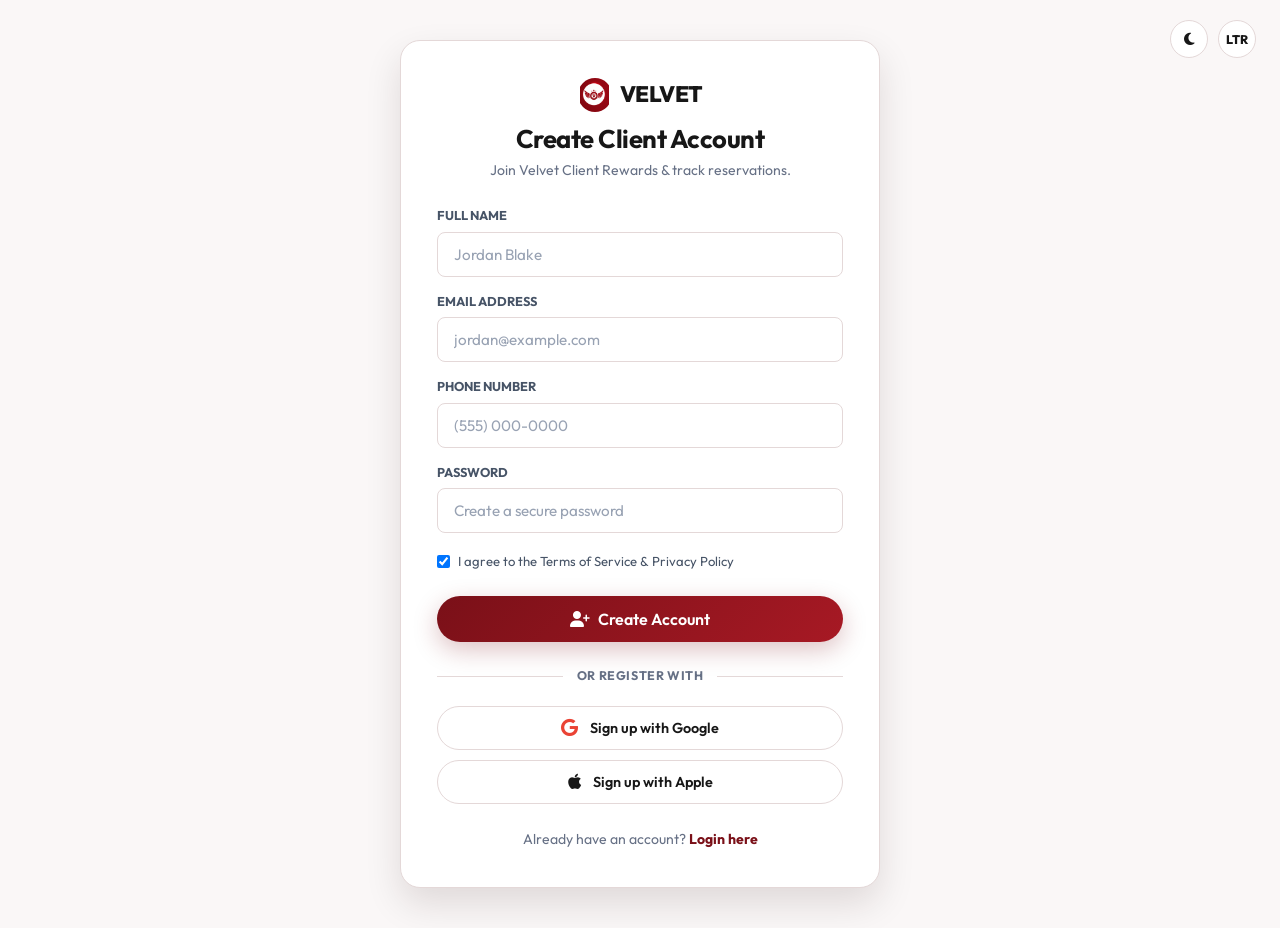
<file: register.html>
<!DOCTYPE html>
<html lang="en" data-theme="light" dir="ltr">
<head>
  <meta charset="UTF-8">
  <meta name="viewport" content="width=device-width, initial-scale=1.0">
  <title>VELVET | Create Client Account</title>
  <link rel="icon" type="image/png" href="assets/images/logo.png">
  <link rel="shortcut icon" type="image/png" href="assets/images/logo.png">
  <link rel="apple-touch-icon" href="assets/images/logo.png">
  
  <link rel="preconnect" href="https://fonts.googleapis.com">
  <link rel="preconnect" href="https://fonts.gstatic.com" crossorigin>
  <link href="https://fonts.googleapis.com/css2?family=Outfit:wght@300;400;500;600;700;800&display=swap" rel="stylesheet">
  <link rel="stylesheet" href="https://cdnjs.cloudflare.com/ajax/libs/font-awesome/6.5.2/css/all.min.css">
  
  <link rel="stylesheet" href="assets/css/style.css">
  <link rel="stylesheet" href="assets/css/responsive.css">

  <style>
    .auth-container {
      min-height: 100vh;
      display: flex;
      align-items: center;
      justify-content: center;
      background: var(--bg-primary);
      padding: 40px 20px;
    }

    .auth-card {
      width: 100%;
      max-width: 480px;
      background: var(--bg-card);
      border: 1px solid var(--border-color);
      border-radius: var(--radius-lg);
      padding: 36px;
      box-shadow: var(--shadow-lg);
    }
  </style>
</head>
<body>

  <div class="auth-container" style="position: relative;">
    <!-- TOP FLOATING CONTROLS (THEME & RTL TOGGLE) -->
    <div style="position: absolute; top: 20px; right: 24px; display: flex; align-items: center; gap: 10px; z-index: 100;">
      <button class="icon-btn" id="themeToggleBtn" title="Theme Toggle"><i class="fas fa-moon" id="themeIcon"></i></button>
      <button class="icon-btn" id="dirToggleBtn" title="Direction Toggle"><span id="dirText" style="font-size:0.78rem; font-weight:800;">LTR</span></button>
    </div>

    <div class="auth-card">
      <div style="text-align: center; margin-bottom: 24px;">
        <a href="index.html" class="brand-logo" style="justify-content: center; margin-bottom: 10px;">
          <img src="assets/images/logo.png" alt="VELVET Logo" class="brand-logo-img">
          <span>VELVET</span>
        </a>
        <h2 style="font-size: 1.6rem;">Create Client Account</h2>
        <p style="color: var(--text-muted); font-size: 0.88rem; margin-top: 4px;">Join Velvet Client Rewards & track reservations.</p>
      </div>

      <form action="dashboard.html" method="GET">
        <div style="margin-bottom: 14px;">
          <label style="font-size: 0.8rem; font-weight: 700; color: var(--text-secondary); text-transform: uppercase; margin-bottom: 6px; display: block;">Full Name</label>
          <input type="text" class="form-control" placeholder="Jordan Blake" required>
        </div>

        <div style="margin-bottom: 14px;">
          <label style="font-size: 0.8rem; font-weight: 700; color: var(--text-secondary); text-transform: uppercase; margin-bottom: 6px; display: block;">Email Address</label>
          <input type="email" class="form-control" placeholder="jordan@example.com" required>
        </div>

        <div style="margin-bottom: 14px;">
          <label style="font-size: 0.8rem; font-weight: 700; color: var(--text-secondary); text-transform: uppercase; margin-bottom: 6px; display: block;">Phone Number</label>
          <input type="tel" class="form-control" placeholder="(555) 000-0000" required>
        </div>

        <div style="margin-bottom: 18px;">
          <label style="font-size: 0.8rem; font-weight: 700; color: var(--text-secondary); text-transform: uppercase; margin-bottom: 6px; display: block;">Password</label>
          <input type="password" class="form-control" placeholder="Create a secure password" required>
        </div>

        <div style="display: flex; align-items: center; gap: 8px; margin-bottom: 24px;">
          <input type="checkbox" id="terms" required checked>
          <label for="terms" style="font-size: 0.82rem; color: var(--text-secondary);">I agree to the Terms of Service & Privacy Policy</label>
        </div>

        <button type="submit" class="btn btn-primary" style="width: 100%; height: 46px; font-size: 1rem;">
          <i class="fas fa-user-plus"></i> Create Account
        </button>
      </form>

      <div class="auth-divider"><span>Or register with</span></div>

      <div class="social-login-grid">
        <button type="button" class="btn-social google-btn" onclick="showToast('Google Account Connected', 'info')">
          <i class="fab fa-google"></i>
          <span>Sign up with Google</span>
        </button>
        <button type="button" class="btn-social apple-btn" onclick="showToast('Apple ID Connected', 'info')">
          <i class="fab fa-apple"></i>
          <span>Sign up with Apple</span>
        </button>
      </div>

      <div style="text-align: center; margin-top: 24px; font-size: 0.88rem; color: var(--text-muted);">
        Already have an account? <a href="login.html" style="color: var(--burgundy-primary); font-weight: 700;">Login here</a>
      </div>
    </div>
  </div>

  <script src="assets/js/main.js"></script>
</body>
</html>
</file>
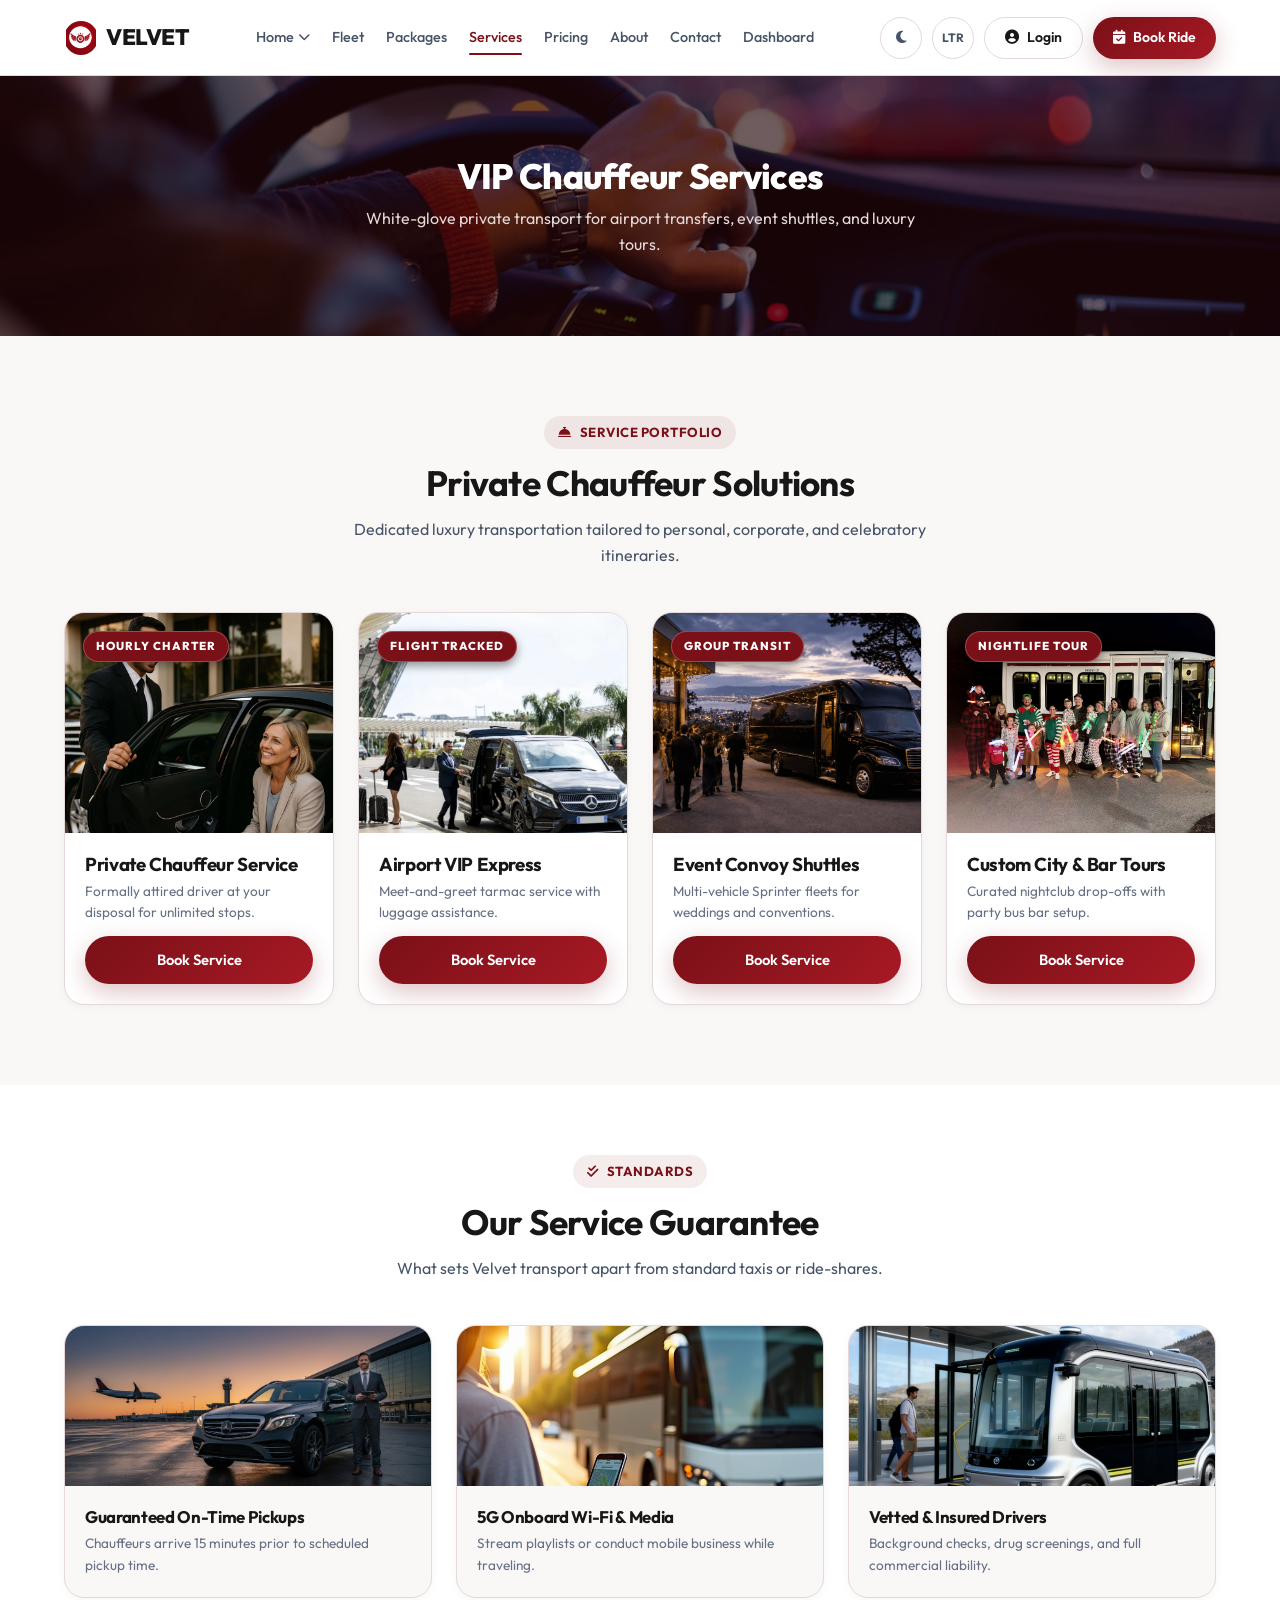
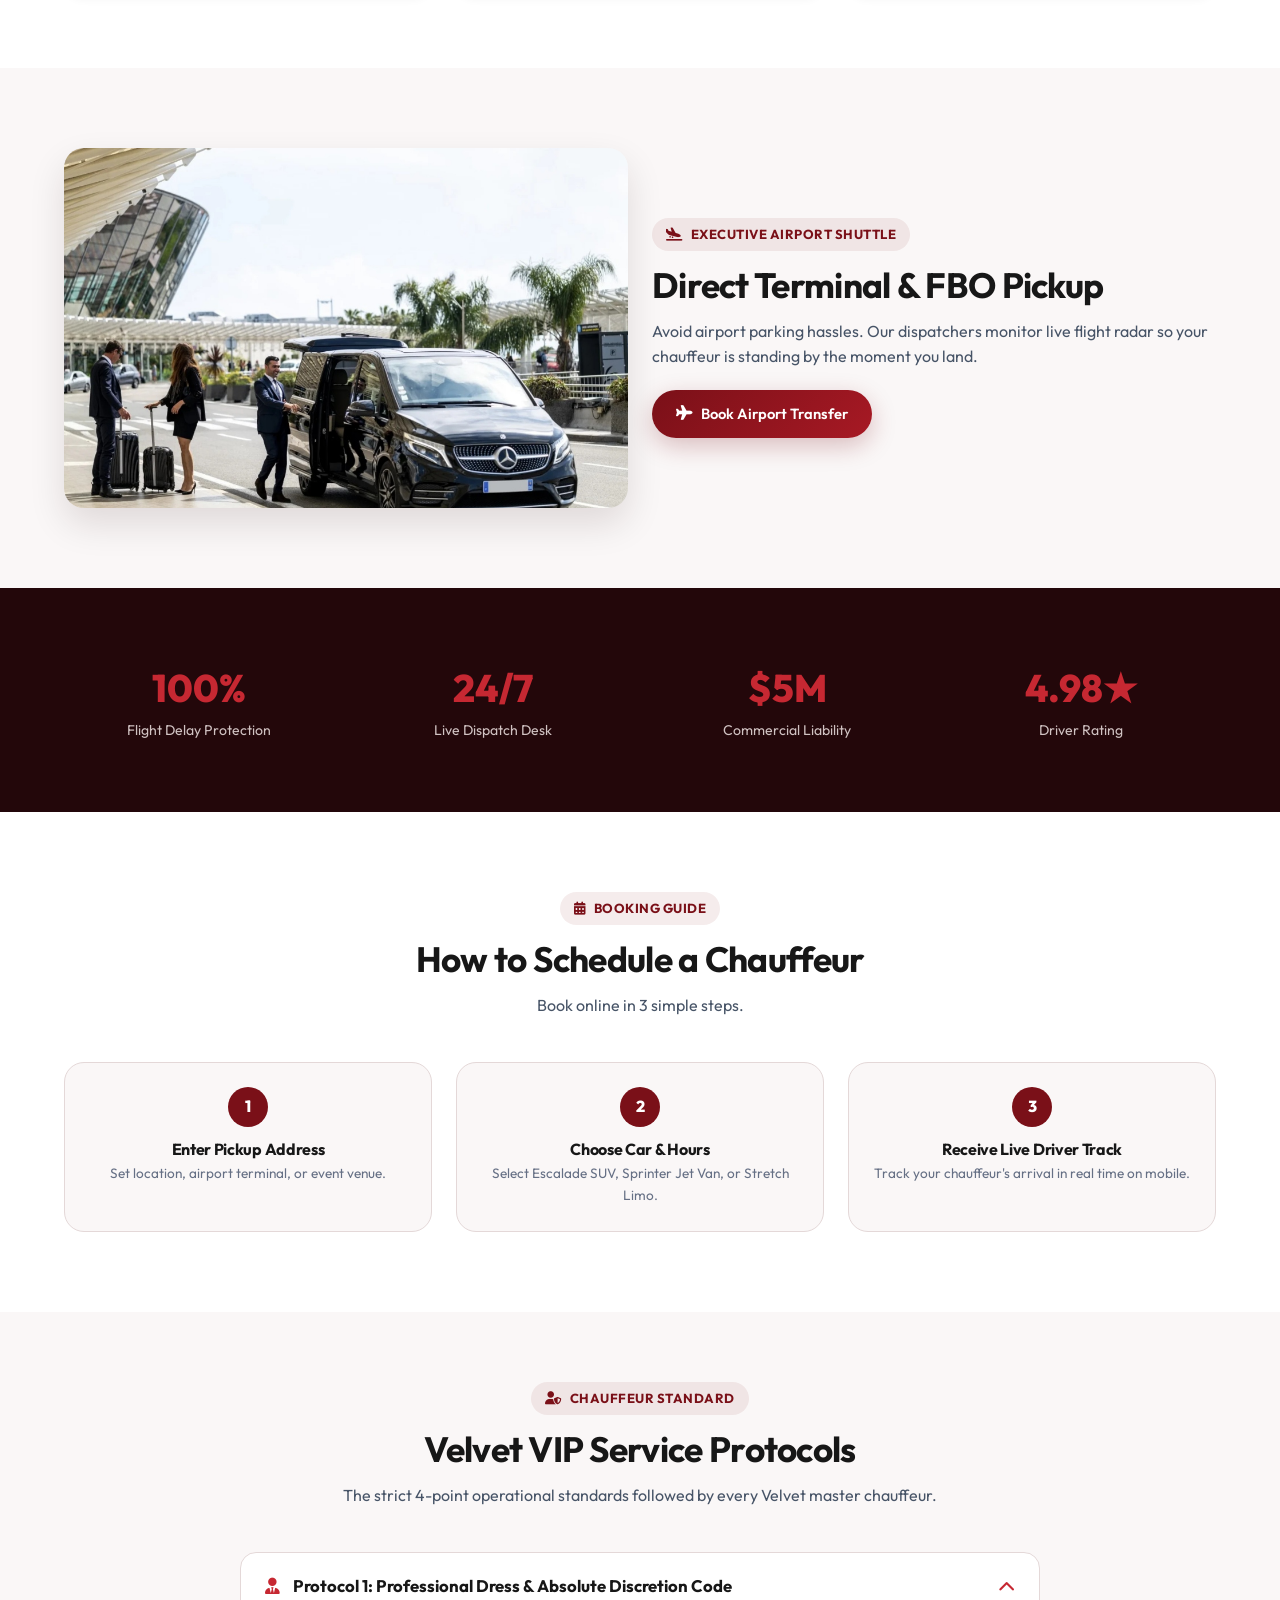
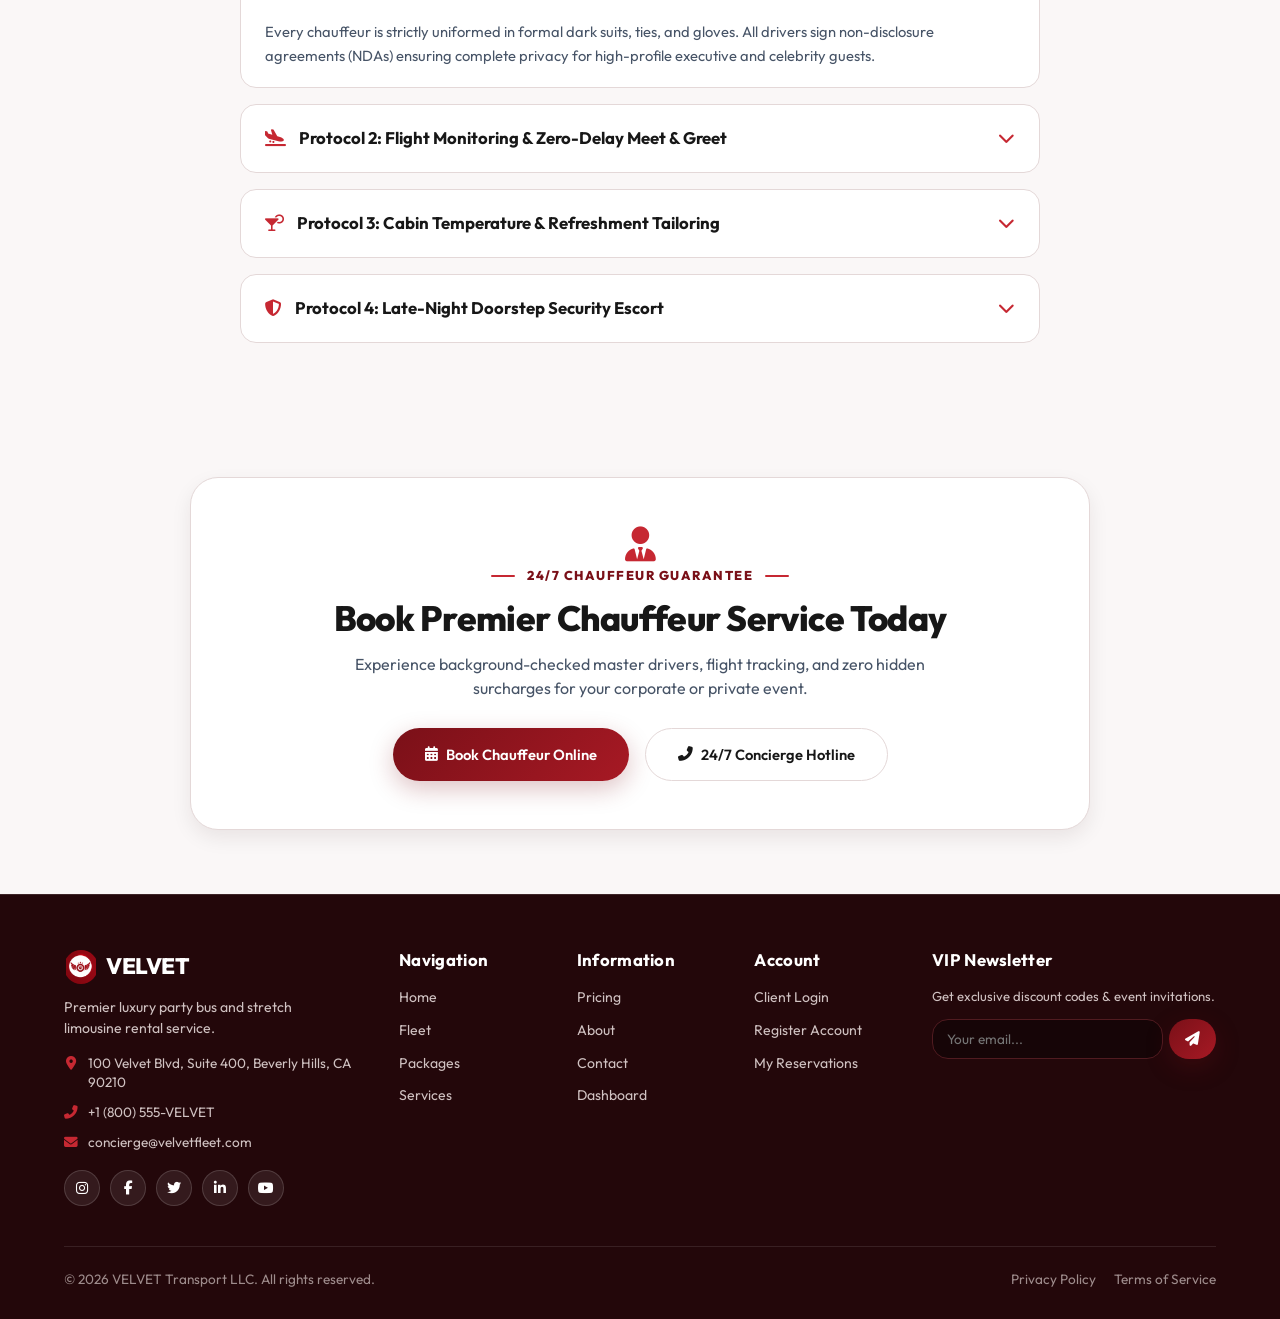
<file: services.html>
<!DOCTYPE html>
<html lang="en" data-theme="light" dir="ltr">
<head>
  <meta charset="UTF-8">
  <meta name="viewport" content="width=device-width, initial-scale=1.0">
  <title>VELVET | VIP Transportation & Chauffeur Services</title>
  <link rel="icon" type="image/png" href="assets/images/logo.png">
  <link rel="shortcut icon" type="image/png" href="assets/images/logo.png">
  <link rel="apple-touch-icon" href="assets/images/logo.png">
  <meta name="description" content="Chauffeur services, airport transfers, event shuttles, and custom luxury tours in stretch limousines & party buses.">
  
  <link rel="preconnect" href="https://fonts.googleapis.com">
  <link rel="preconnect" href="https://fonts.gstatic.com" crossorigin>
  <link href="https://fonts.googleapis.com/css2?family=Outfit:wght@300;400;500;600;700;800&display=swap" rel="stylesheet">
  <link rel="stylesheet" href="https://cdnjs.cloudflare.com/ajax/libs/font-awesome/6.5.2/css/all.min.css">
  
  <link rel="stylesheet" href="assets/css/style.css">
  <link rel="stylesheet" href="assets/css/responsive.css">
</head>
<body>

  <header class="navbar">
    <div class="container navbar-inner">
      <a href="index.html" class="brand-logo">
        <img src="assets/images/logo.png" alt="VELVET Logo" class="brand-logo-img">
        <span>VELVET</span>
      </a>

      <nav class="nav-menu" id="navMenu">
        <div class="nav-dropdown" id="homeDropdown">
          <a href="index.html" class="nav-link dropdown-trigger">Home <i class="fas fa-chevron-down"></i></a>
          <div class="dropdown-menu">
            <a href="index.html" class="dropdown-item">Home 1 - Fleet Hero</a>
            <a href="home-2.html" class="dropdown-item">Home 2 - Lounge Edition</a>
          </div>
        </div>

        <a href="fleet.html" class="nav-link">Fleet</a>
        <a href="packages.html" class="nav-link">Packages</a>
        <a href="services.html" class="nav-link active">Services</a>
        <a href="pricing.html" class="nav-link">Pricing</a>
        <a href="about.html" class="nav-link">About</a>
        <a href="contact.html" class="nav-link">Contact</a>
        <a href="dashboard.html" class="nav-link">Dashboard</a>
        <a href="login.html" class="nav-link mobile-login-link"><i class="fas fa-user-circle"></i> Login</a>
        <a href="contact.html" class="btn btn-primary mobile-book-btn"><i class="fas fa-calendar-check"></i> Book Ride</a>
      </nav>

      <div class="nav-actions">
        <button class="icon-btn" id="themeToggleBtn" title="Theme Toggle"><i class="fas fa-moon" id="themeIcon"></i></button>
        <button class="icon-btn" id="dirToggleBtn" title="Direction Toggle"><span id="dirText" style="font-size:0.75rem; font-weight:700;">LTR</span></button>
        <a href="login.html" class="btn desktop-login-btn"><i class="fas fa-user-circle"></i> <span>Login</span></a>
        <a href="contact.html" class="btn desktop-book-btn"><i class="fas fa-calendar-check"></i> <span>Book Ride</span></a>
        <button class="icon-btn hamburger-btn" id="hamburgerBtn"><i class="fas fa-bars"></i></button>
      </div>
    </div>
  </header>

  <!-- STANDARD CONSTANT HERO (260px HEIGHT) -->
  <section class="inner-hero">
    <img src="assets/images/hero/hero-services.jpg" alt="VIP Services" class="inner-hero-bg">
    <div class="inner-hero-content">
      <h1 class="inner-hero-title">VIP Chauffeur Services</h1>
      <p class="inner-hero-desc">White-glove private transport for airport transfers, event shuttles, and luxury tours.</p>
    </div>
  </section>

  <!-- SERVICES PAGE - EXACTLY 7 SECTIONS -->

  <!-- SECTION 1: SERVICES CATALOG GRID -->
  <section style="padding: 80px 0;">
    <div class="container">
      <div class="section-header">
        <span class="section-tag"><i class="fas fa-concierge-bell"></i> Service Portfolio</span>
        <h2 class="section-title">Private Chauffeur Solutions</h2>
        <p class="section-subtitle">Dedicated luxury transportation tailored to personal, corporate, and celebratory itineraries.</p>
      </div>

      <div class="grid-4-col">
        <!-- Service 1 -->
        <div class="modern-card">
          <div class="modern-card-img">
            <img src="assets/images/services/chauffeur.jpg" alt="Private Chauffeur">
            <span class="card-pill-badge">Hourly Charter</span>
          </div>
          <div class="modern-card-body">
            <h3>Private Chauffeur Service</h3>
            <p style="color: var(--text-muted); font-size: 0.85rem; margin: 4px 0 12px 0;">Formally attired driver at your disposal for unlimited stops.</p>
            <a href="dashboard.html" class="btn btn-primary" style="width: 100%;">Book Service</a>
          </div>
        </div>

        <!-- Service 2 -->
        <div class="modern-card">
          <div class="modern-card-img">
            <img src="assets/images/services/airport-transfer.jpg" alt="Airport VIP Transfer">
            <span class="card-pill-badge">Flight Tracked</span>
          </div>
          <div class="modern-card-body">
            <h3>Airport VIP Express</h3>
            <p style="color: var(--text-muted); font-size: 0.85rem; margin: 4px 0 12px 0;">Meet-and-greet tarmac service with luggage assistance.</p>
            <a href="dashboard.html" class="btn btn-primary" style="width: 100%;">Book Service</a>
          </div>
        </div>

        <!-- Service 3 -->
        <div class="modern-card">
          <div class="modern-card-img">
            <img src="assets/images/services/event-shuttle.jpg" alt="Event Convoy Shuttle">
            <span class="card-pill-badge">Group Transit</span>
          </div>
          <div class="modern-card-body">
            <h3>Event Convoy Shuttles</h3>
            <p style="color: var(--text-muted); font-size: 0.85rem; margin: 4px 0 12px 0;">Multi-vehicle Sprinter fleets for weddings and conventions.</p>
            <a href="dashboard.html" class="btn btn-primary" style="width: 100%;">Book Service</a>
          </div>
        </div>

        <!-- Service 4 -->
        <div class="modern-card">
          <div class="modern-card-img">
            <img src="assets/images/services/custom-tour.jpg" alt="Nightlife & City Tour">
            <span class="card-pill-badge">Nightlife Tour</span>
          </div>
          <div class="modern-card-body">
            <h3>Custom City & Bar Tours</h3>
            <p style="color: var(--text-muted); font-size: 0.85rem; margin: 4px 0 12px 0;">Curated nightclub drop-offs with party bus bar setup.</p>
            <a href="dashboard.html" class="btn btn-primary" style="width: 100%;">Book Service</a>
          </div>
        </div>
      </div>
    </div>
  </section>

  <!-- SECTION 2: SERVICE COMPARISON FEATURES -->
  <section style="padding: 70px 0; background: var(--bg-card);">
    <div class="container">
      <div class="section-header">
        <span class="section-tag"><i class="fas fa-check-double"></i> Standards</span>
        <h2 class="section-title">Our Service Guarantee</h2>
        <p class="section-subtitle">What sets Velvet transport apart from standard taxis or ride-shares.</p>
      </div>

      <div class="grid-3-col">
        <!-- Guarantee Card 1 -->
        <div class="modern-card" style="background: var(--bg-primary); border-radius: var(--radius-lg); border: 1px solid var(--border-color); overflow: hidden; height: 100%; display: flex; flex-direction: column;">
          <div style="height: 160px; overflow: hidden; position: relative;">
            <img src="assets/images/services/guarantee/guarantee-ontime.png" alt="Guaranteed On-Time Pickups" style="width: 100%; height: 100%; object-fit: cover; transition: transform 0.3s ease;">
          </div>
          <div style="padding: 20px; flex-grow: 1;">
            <h4 style="margin-bottom: 6px; font-size: 1.05rem;">Guaranteed On-Time Pickups</h4>
            <p style="font-size: 0.85rem; color: var(--text-muted);">Chauffeurs arrive 15 minutes prior to scheduled pickup time.</p>
          </div>
        </div>

        <!-- Guarantee Card 2 -->
        <div class="modern-card" style="background: var(--bg-primary); border-radius: var(--radius-lg); border: 1px solid var(--border-color); overflow: hidden; height: 100%; display: flex; flex-direction: column;">
          <div style="height: 160px; overflow: hidden; position: relative;">
            <img src="assets/images/services/guarantee/guarantee-wifi.png" alt="5G Onboard Wi-Fi & Media" style="width: 100%; height: 100%; object-fit: cover; transition: transform 0.3s ease;">
          </div>
          <div style="padding: 20px; flex-grow: 1;">
            <h4 style="margin-bottom: 6px; font-size: 1.05rem;">5G Onboard Wi-Fi & Media</h4>
            <p style="font-size: 0.85rem; color: var(--text-muted);">Stream playlists or conduct mobile business while traveling.</p>
          </div>
        </div>

        <!-- Guarantee Card 3 -->
        <div class="modern-card" style="background: var(--bg-primary); border-radius: var(--radius-lg); border: 1px solid var(--border-color); overflow: hidden; height: 100%; display: flex; flex-direction: column;">
          <div style="height: 160px; overflow: hidden; position: relative;">
            <img src="assets/images/services/guarantee/guarantee-vetted.png" alt="Vetted & Insured Drivers" style="width: 100%; height: 100%; object-fit: cover; transition: transform 0.3s ease;">
          </div>
          <div style="padding: 20px; flex-grow: 1;">
            <h4 style="margin-bottom: 6px; font-size: 1.05rem;">Vetted & Insured Drivers</h4>
            <p style="font-size: 0.85rem; color: var(--text-muted);">Background checks, drug screenings, and full commercial liability.</p>
          </div>
        </div>
      </div>
    </div>
  </section>

  <!-- SECTION 3: EDITORIAL SPLIT SHOWCASE -->
  <section style="padding: 80px 0;">
    <div class="container">
      <div class="grid-2-col" style="align-items: center;">
        <div style="border-radius: var(--radius-lg); overflow: hidden; box-shadow: var(--shadow-lg);">
          <img src="assets/images/services/airport-transfer.jpg" alt="Airport VIP Tarmac Transfer" style="height: 360px; width: 100%; object-fit: cover;">
        </div>
        <div>
          <span class="section-tag"><i class="fas fa-plane-arrival"></i> Executive Airport Shuttle</span>
          <h2 class="section-title" style="text-align: left;">Direct Terminal & FBO Pickup</h2>
          <p style="color: var(--text-secondary); margin-bottom: 20px;">
            Avoid airport parking hassles. Our dispatchers monitor live flight radar so your chauffeur is standing by the moment you land.
          </p>
          <a href="dashboard.html" class="btn btn-primary"><i class="fas fa-plane"></i> Book Airport Transfer</a>
        </div>
      </div>
    </div>
  </section>

  <!-- SECTION 4: STATS BANNER -->
  <section style="padding: 70px 0; background: var(--dark-wine); color: #FFF; text-align: center;">
    <div class="container">
      <div class="grid-4-col">
        <div>
          <div style="font-size: 2.4rem; font-weight: 800; color: var(--red-accent);">100%</div>
          <div style="color: #D0C2C2; font-size: 0.88rem;">Flight Delay Protection</div>
        </div>
        <div>
          <div style="font-size: 2.4rem; font-weight: 800; color: var(--red-accent);">24/7</div>
          <div style="color: #D0C2C2; font-size: 0.88rem;">Live Dispatch Desk</div>
        </div>
        <div>
          <div style="font-size: 2.4rem; font-weight: 800; color: var(--red-accent);">$5M</div>
          <div style="color: #D0C2C2; font-size: 0.88rem;">Commercial Liability</div>
        </div>
        <div>
          <div style="font-size: 2.4rem; font-weight: 800; color: var(--red-accent);">4.98★</div>
          <div style="color: #D0C2C2; font-size: 0.88rem;">Driver Rating</div>
        </div>
      </div>
    </div>
  </section>

  <!-- SECTION 5: SERVICE STEPS -->
  <section style="padding: 80px 0; background: var(--bg-card);">
    <div class="container">
      <div class="section-header">
        <span class="section-tag"><i class="fas fa-calendar-alt"></i> Booking Guide</span>
        <h2 class="section-title">How to Schedule a Chauffeur</h2>
        <p class="section-subtitle">Book online in 3 simple steps.</p>
      </div>

      <div class="grid-3-col" style="text-align: center;">
        <div style="padding: 24px; background: var(--bg-primary); border-radius: var(--radius-lg); border: 1px solid var(--border-color);">
          <div style="width: 40px; height: 40px; border-radius: 50%; background: var(--burgundy-primary); color: #FFF; font-weight: 800; display: flex; align-items: center; justify-content: center; margin: 0 auto 12px auto;">1</div>
          <h4>Enter Pickup Address</h4>
          <p style="font-size: 0.85rem; color: var(--text-muted); margin-top: 4px;">Set location, airport terminal, or event venue.</p>
        </div>
        <div style="padding: 24px; background: var(--bg-primary); border-radius: var(--radius-lg); border: 1px solid var(--border-color);">
          <div style="width: 40px; height: 40px; border-radius: 50%; background: var(--burgundy-primary); color: #FFF; font-weight: 800; display: flex; align-items: center; justify-content: center; margin: 0 auto 12px auto;">2</div>
          <h4>Choose Car & Hours</h4>
          <p style="font-size: 0.85rem; color: var(--text-muted); margin-top: 4px;">Select Escalade SUV, Sprinter Jet Van, or Stretch Limo.</p>
        </div>
        <div style="padding: 24px; background: var(--bg-primary); border-radius: var(--radius-lg); border: 1px solid var(--border-color);">
          <div style="width: 40px; height: 40px; border-radius: 50%; background: var(--burgundy-primary); color: #FFF; font-weight: 800; display: flex; align-items: center; justify-content: center; margin: 0 auto 12px auto;">3</div>
          <h4>Receive Live Driver Track</h4>
          <p style="font-size: 0.85rem; color: var(--text-muted); margin-top: 4px;">Track your chauffeur's arrival in real time on mobile.</p>
        </div>
      </div>
    </div>
  </section>

  <!-- SECTION 6: VIP SERVICE PROTOCOLS (ACCORDION DRAWER LAYOUT) -->
  <section style="padding: 70px 0;">
    <div class="container">
      <div class="section-header">
        <span class="section-tag"><i class="fas fa-user-shield"></i> Chauffeur Standard</span>
        <h2 class="section-title">Velvet VIP Service Protocols</h2>
        <p class="section-subtitle">The strict 4-point operational standards followed by every Velvet master chauffeur.</p>
      </div>

      <div class="protocol-accordion">
        <div class="protocol-item open">
          <div class="protocol-header">
            <span><i class="fas fa-user-tie text-accent" style="margin-right: 10px;"></i> Protocol 1: Professional Dress & Absolute Discretion Code</span>
            <i class="fas fa-chevron-down text-accent"></i>
          </div>
          <div class="protocol-body">
            Every chauffeur is strictly uniformed in formal dark suits, ties, and gloves. All drivers sign non-disclosure agreements (NDAs) ensuring complete privacy for high-profile executive and celebrity guests.
          </div>
        </div>

        <div class="protocol-item">
          <div class="protocol-header">
            <span><i class="fas fa-plane-arrival text-accent" style="margin-right: 10px;"></i> Protocol 2: Flight Monitoring & Zero-Delay Meet & Greet</span>
            <i class="fas fa-chevron-down text-accent"></i>
          </div>
          <div class="protocol-body">
            Our dispatch desk automatically syncs with live commercial and private flight radar. If your flight is delayed 2 hours, your chauffeur adjusts arrival seamlessly with luggage assistance inside arrivals.
          </div>
        </div>

        <div class="protocol-item">
          <div class="protocol-header">
            <span><i class="fas fa-cocktail text-accent" style="margin-right: 10px;"></i> Protocol 3: Cabin Temperature & Refreshment Tailoring</span>
            <i class="fas fa-chevron-down text-accent"></i>
          </div>
          <div class="protocol-body">
            Prior to pickup, the cabin climate control is set to your preferred temperature. Stocked bar coolers, sparkling water, champagne flutes, and device chargers are pre-configured to your itinerary.
          </div>
        </div>

        <div class="protocol-item">
          <div class="protocol-header">
            <span><i class="fas fa-shield-alt text-accent" style="margin-right: 10px;"></i> Protocol 4: Late-Night Doorstep Security Escort</span>
            <i class="fas fa-chevron-down text-accent"></i>
          </div>
          <div class="protocol-body">
            For evening drop-offs, bachelorettes, and prom groups, our chauffeurs remain parked with headlights illuminating your entrance until every guest is safely inside their residence.
          </div>
        </div>
      </div>
    </div>
  </section>


  <!-- SECTION 7: CALL TO ACTION FLOATING CARD BANNER -->
  <section class="cta-card-section">
    <div class="container">
      <div class="cta-card-box">
        <div class="cta-card-badge-wrap">
          <div class="cta-card-icon"><i class="fas fa-user-tie"></i></div>
          <div class="cta-card-badge">24/7 Chauffeur Guarantee</div>
        </div>
        <h2 class="cta-card-title">Book Premier Chauffeur Service Today</h2>
        <p class="cta-card-subtitle">
          Experience background-checked master drivers, flight tracking, and zero hidden surcharges for your corporate or private event.
        </p>
        <div class="cta-actions-group">
          <a href="dashboard.html" class="btn btn-primary" style="padding: 14px 32px;"><i class="fas fa-calendar-alt"></i> Book Chauffeur Online</a>
          <a href="contact.html" class="btn btn-outline" style="padding: 14px 32px;"><i class="fas fa-phone-alt"></i> 24/7 Concierge Hotline</a>
        </div>
      </div>
    </div>
  </section>

  <!-- FOOTER -->
  <footer class="footer">
    <div class="container">
      <div class="footer-grid">
        <div>
          <a href="index.html" class="brand-logo" style="color: #FFF; margin-bottom: 12px; display: inline-flex;">
            <img src="assets/images/logo.png" alt="VELVET Logo" class="brand-logo-img">
            <span style="color: #FFF !important;">VELVET</span>
          </a>
          <p style="font-size: 0.88rem; max-width: 280px; color: #D0C2C2; line-height: 1.5;">Premier luxury party bus and stretch limousine rental service.</p>
          
          <div class="footer-contact-info">
            <div class="footer-contact-item">
              <i class="fas fa-map-marker-alt"></i>
              <span>100 Velvet Blvd, Suite 400, Beverly Hills, CA 90210</span>
            </div>
            <div class="footer-contact-item">
              <i class="fas fa-phone-alt"></i>
              <span>+1 (800) 555-VELVET</span>
            </div>
            <div class="footer-contact-item">
              <i class="fas fa-envelope"></i>
              <span>concierge@velvetfleet.com</span>
            </div>
          </div>

          <div class="footer-socials">
            <a href="https://instagram.com" target="_blank" rel="noopener noreferrer" class="footer-social-btn" title="Instagram"><i class="fab fa-instagram"></i></a>
            <a href="https://facebook.com" target="_blank" rel="noopener noreferrer" class="footer-social-btn" title="Facebook"><i class="fab fa-facebook-f"></i></a>
            <a href="https://twitter.com" target="_blank" rel="noopener noreferrer" class="footer-social-btn" title="Twitter"><i class="fab fa-twitter"></i></a>
            <a href="https://linkedin.com" target="_blank" rel="noopener noreferrer" class="footer-social-btn" title="LinkedIn"><i class="fab fa-linkedin-in"></i></a>
            <a href="https://youtube.com" target="_blank" rel="noopener noreferrer" class="footer-social-btn" title="YouTube"><i class="fab fa-youtube"></i></a>
          </div>
        </div>

        <div>
          <h4>Navigation</h4>
          <div class="footer-links">
            <a href="index.html">Home</a>
            <a href="fleet.html">Fleet</a>
            <a href="packages.html">Packages</a>
            <a href="services.html">Services</a>
          </div>
        </div>

        <div>
          <h4>Information</h4>
          <div class="footer-links">
            <a href="pricing.html">Pricing</a>
            <a href="about.html">About</a>
            <a href="contact.html">Contact</a>
            <a href="dashboard.html">Dashboard</a>
          </div>
        </div>

        <div>
          <h4>Account</h4>
          <div class="footer-links">
            <a href="login.html">Client Login</a>
            <a href="register.html">Register Account</a>
            <a href="dashboard.html">My Reservations</a>
          </div>
        </div>

        <div>
          <h4>VIP Newsletter</h4>
          <p style="font-size: 0.82rem; color: #D0C2C2; margin-bottom: 12px;">Get exclusive discount codes & event invitations.</p>
          <form onsubmit="event.preventDefault(); showToast('Subscribed to VIP Newsletter!', 'success');" style="display: flex; gap: 6px;">
            <input type="email" placeholder="Your email..." required style="background: #160507; border: 1px solid #501B20; padding: 10px 14px; border-radius: var(--radius-md); color: #FFF; font-size: 0.85rem; flex: 1;">
            <button type="submit" class="btn btn-primary" style="padding: 10px 16px;"><i class="fas fa-paper-plane"></i></button>
          </form>
        </div>
      </div>

      <div class="footer-bottom">
        <div>&copy; 2026 VELVET Transport LLC. All rights reserved.</div>
        <div style="display: flex; gap: 18px;">
          <a href="about.html" style="color: #9E8C8C;">Privacy Policy</a>
          <a href="about.html" style="color: #9E8C8C;">Terms of Service</a>
        </div>
      </div>
    </div>
  </footer>

  <button class="back-to-top" id="backToTopBtn" title="Back to top"><i class="fas fa-arrow-up"></i></button>
  <script src="assets/js/main.js"></script>
</body>
</html>
</file>
<file: assets/css/style.css>
/* ==========================================================================
   VELVET LUXURY FLEET & PARTY BUS
   Master Stylesheet - Burgundy Red Theme with High-Contrast & Flexible Grids
   ========================================================================== */

/* 1. DESIGN TOKENS */
:root {
  /* Rich Red / Burgundy Palette */
  --burgundy-primary: #7A1018;
  --crimson-secondary: #A71924;
  --red-accent: #C62832;
  --dark-wine: #23070A;
  
  --bg-primary: #FAF7F7;
  --bg-secondary: #FFFFFF;
  --bg-card: #FFFFFF;
  --bg-card-hover: #F5F0F0;
  --bg-glass: rgba(255, 255, 255, 0.96);
  --bg-input: #F3ECEC;
  
  --text-primary: #171717;
  --text-secondary: #475467;
  --text-muted: #667085;
  
  --accent-primary: #7A1018;
  --accent-hover: #A71924;
  --accent-bright: #C62832;
  --accent-light: rgba(122, 16, 24, 0.08);
  --accent-glow: rgba(198, 40, 50, 0.2);

  --border-color: #E4D8D8;
  --border-hover: #C8B2B2;
  --border-accent: rgba(122, 16, 24, 0.3);
  
  --shadow-sm: 0 2px 8px rgba(35, 7, 10, 0.04);
  --shadow-md: 0 8px 20px rgba(35, 7, 10, 0.08);
  --shadow-lg: 0 16px 36px rgba(35, 7, 10, 0.12);
  --shadow-accent: 0 8px 25px rgba(122, 16, 24, 0.25);
  
  --radius-sm: 8px;
  --radius-md: 16px;
  --radius-lg: 20px;
  --radius-full: 9999px;
  
  --font-heading: 'Outfit', -apple-system, BlinkMacSystemFont, sans-serif;
  --font-body: 'Outfit', -apple-system, BlinkMacSystemFont, sans-serif;
  
  --transition-fast: 0.2s ease;
  --transition-normal: 0.3s ease;
  
  --navbar-height: 76px;
  --hero-inner-height: 260px;
  --container-max-width: 1200px;
  
  --price-color: #7A1018;
  --price-unit-color: #667085;
}

/* Dark Theme Overrides */
[data-theme="dark"] {
  --bg-primary: #160507;
  --bg-secondary: #23070A;
  --bg-card: #23070A;
  --bg-card-hover: #320C10;
  --bg-glass: rgba(22, 5, 7, 0.96);
  --bg-input: #320C10;
  
  --text-primary: #FAF7F7;
  --text-secondary: #D0C2C2;
  --text-muted: #A89898;
  
  --border-color: #381216;
  --border-hover: #501B20;
  
  --shadow-sm: 0 2px 8px rgba(0, 0, 0, 0.3);
  --shadow-md: 0 8px 20px rgba(0, 0, 0, 0.4);
  --shadow-lg: 0 16px 36px rgba(0, 0, 0, 0.5);
  
  --price-color: #FF5A68;
  --price-unit-color: #D0C2C2;
}

[data-theme="dark"] .text-burgundy {
  color: #FFA3A8 !important;
}

[data-theme="dark"] .metric-value {
  color: #FF5A68 !important;
}

/* RTL Support */
[dir="rtl"] {
  direction: rtl;
  text-align: right;
}

/* 2. BASE RESET */
*, *::before, *::after {
  box-sizing: border-box;
  margin: 0;
  padding: 0;
}

html {
  scroll-behavior: smooth;
  font-size: 16px;
}

body {
  font-family: var(--font-body);
  background-color: var(--bg-primary);
  color: var(--text-primary);
  line-height: 1.6;
  overflow-x: hidden;
  transition: background-color var(--transition-normal), color var(--transition-normal);
}

a {
  color: inherit;
  text-decoration: none;
  transition: var(--transition-fast);
}

ul, ol {
  list-style: none;
}

img {
  max-width: 100%;
  height: auto;
  display: block;
  object-fit: cover;
}

button, input, select, textarea {
  font-family: inherit;
  font-size: inherit;
  color: inherit;
  background: none;
  border: none;
  outline: none;
}

button {
  cursor: pointer;
}

/* 3. CENTERED CONTAINER SYSTEM */
.container {
  width: 100%;
  max-width: var(--container-max-width);
  margin-left: auto;
  margin-right: auto;
  padding-left: 24px;
  padding-right: 24px;
}

/* RESPONSIVE UTILITY GRIDS (PREVENTS SQUEEZING & OVERLAPS) */
.grid-4-col {
  display: grid;
  grid-template-columns: repeat(4, 1fr);
  gap: 24px;
}

.grid-3-col {
  display: grid;
  grid-template-columns: repeat(3, 1fr);
  gap: 24px;
}

.grid-2-col {
  display: grid;
  grid-template-columns: repeat(2, 1fr);
  gap: 24px;
}

.calc-inputs-grid {
  display: grid;
  grid-template-columns: 1fr 1fr;
  gap: 20px;
  margin-bottom: 24px;
}

.calc-result-box {
  display: flex;
  justify-content: space-between;
  align-items: center;
  background: #23070A;
  border: 1px solid var(--red-accent);
  padding: 18px 24px;
  border-radius: var(--radius-md);
  gap: 16px;
}

/* 4. TYPOGRAPHY & UTILITIES */
h1, h2, h3, h4, h5, h6 {
  font-weight: 700;
  line-height: 1.25;
  color: var(--text-primary);
  letter-spacing: -0.02em;
}

.text-accent {
  color: var(--red-accent) !important;
}

.text-burgundy {
  color: var(--burgundy-primary) !important;
}

.section-tag {
  display: inline-flex;
  align-items: center;
  gap: 8px;
  padding: 6px 14px;
  background: var(--accent-light);
  border-radius: var(--radius-full);
  color: var(--burgundy-primary);
  font-size: 0.82rem;
  font-weight: 700;
  letter-spacing: 0.5px;
  text-transform: uppercase;
  margin-bottom: 12px;
}

[data-theme="dark"] .section-tag {
  color: #FFA3A8;
  background: rgba(198, 40, 50, 0.2);
}

.section-header {
  text-align: center;
  max-width: 620px;
  margin: 0 auto 44px auto;
}

.section-title {
  font-size: 2.2rem;
  margin-bottom: 12px;
}

.section-subtitle {
  color: var(--text-secondary);
  font-size: 1rem;
}

/* 5. BUTTONS */
.btn {
  display: inline-flex;
  align-items: center;
  justify-content: center;
  gap: 8px;
  padding: 12px 24px;
  font-weight: 600;
  font-size: 0.92rem;
  border-radius: var(--radius-full);
  transition: all var(--transition-fast);
  white-space: nowrap;
}

.btn-primary {
  background: linear-gradient(135deg, var(--burgundy-primary) 0%, var(--crimson-secondary) 100%);
  color: #FFFFFF !important;
  box-shadow: var(--shadow-accent);
}

.btn-primary:hover {
  background: linear-gradient(135deg, var(--crimson-secondary) 0%, var(--red-accent) 100%);
  transform: translateY(-2px);
  box-shadow: 0 10px 25px rgba(122, 16, 24, 0.35);
}

.btn-outline {
  border: 1px solid var(--border-color);
  color: var(--text-primary);
  background: var(--bg-card);
}

.btn-outline:hover {
  border-color: var(--burgundy-primary);
  color: var(--burgundy-primary);
}

.btn-outline-darkbg {
  border: 1px solid rgba(255, 255, 255, 0.35) !important;
  color: #FFFFFF !important;
  background: rgba(255, 255, 255, 0.08) !important;
}

.btn-outline-darkbg:hover {
  background: #FFFFFF !important;
  color: var(--burgundy-primary) !important;
  border-color: #FFFFFF !important;
}

/* HERO BUTTON GROUP */
.hero-btn-group {
  display: flex;
  align-items: center;
  gap: 14px;
  flex-wrap: wrap;
}

.hero-btn-group.hero-btn-center {
  justify-content: center;
}

/* VIP INCLUSIONS GRID & CARDS */
.vip-inclusions-grid {
  display: grid;
  grid-template-columns: repeat(3, 1fr);
  gap: 16px;
  max-width: 980px;
  margin: 0 auto;
  width: 100%;
  box-sizing: border-box;
}

.vip-inclusion-card {
  padding: 16px 20px;
  background: rgba(255, 255, 255, 0.06);
  border: 1px solid rgba(255, 255, 255, 0.15);
  border-radius: var(--radius-lg);
  display: flex;
  align-items: center;
  justify-content: flex-start;
  gap: 14px;
  font-weight: 700;
  font-size: 0.9rem;
  color: #FFFFFF;
  width: 100%;
  box-sizing: border-box;
  transition: transform var(--transition-fast), background var(--transition-fast), border-color var(--transition-fast);
}

.vip-inclusion-card:hover {
  background: rgba(255, 255, 255, 0.12);
  border-color: rgba(255, 255, 255, 0.3);
  transform: translateY(-2px);
}

.vip-inclusion-card i {
  color: var(--red-accent);
  font-size: 1.15rem;
  flex-shrink: 0;
  width: 24px;
  text-align: center;
}

.vip-inclusion-card span {
  flex: 1;
  text-align: left;
  line-height: 1.35;
}

/* MAP OVERLAY INFO CARD */
.map-info-card {
  position: absolute;
  bottom: 24px;
  left: 24px;
  background: var(--bg-glass);
  backdrop-filter: blur(12px);
  -webkit-backdrop-filter: blur(12px);
  padding: 18px 22px;
  border-radius: var(--radius-md);
  box-shadow: var(--shadow-md);
  border: 1px solid var(--border-color);
  max-width: 340px;
  z-index: 10;
}

/* 6. NAVBAR */
.navbar {
  position: fixed;
  top: 0;
  left: 0;
  width: 100%;
  height: var(--navbar-height);
  z-index: 1000;
  background: var(--bg-glass);
  backdrop-filter: blur(16px);
  border-bottom: 1px solid var(--border-color);
}

.navbar-inner {
  display: flex;
  align-items: center;
  justify-content: space-between;
  height: 100%;
}

.brand-logo {
  display: flex;
  align-items: center;
  gap: 8px;
  font-size: 1.4rem;
  font-weight: 800;
  letter-spacing: -0.5px;
  color: var(--text-primary);
  white-space: nowrap;
  flex-shrink: 0;
}

.brand-logo svg, .brand-logo i {
  color: var(--crimson-secondary);
  font-size: 1.4rem;
}

.brand-logo-img {
  width: 34px;
  height: 34px;
  object-fit: contain;
  border-radius: 50%;
  flex-shrink: 0;
}


.nav-menu {
  display: flex;
  align-items: center;
  gap: 22px;
  white-space: nowrap;
}

.nav-link {
  font-size: 0.9rem;
  font-weight: 500;
  color: var(--text-secondary);
  padding: 6px 0;
  position: relative;
}

.nav-link:hover, .nav-link.active {
  color: var(--burgundy-primary);
}

[data-theme="dark"] .nav-link:hover, [data-theme="dark"] .nav-link.active {
  color: var(--red-accent);
}

.nav-link.active::after {
  content: '';
  position: absolute;
  bottom: 0;
  left: 0;
  width: 100%;
  height: 2px;
  background: var(--burgundy-primary);
  border-radius: var(--radius-full);
}

[data-theme="dark"] .nav-link.active::after {
  background: var(--red-accent);
}

/* Dropdown Menu */
.nav-dropdown {
  position: relative;
}

.dropdown-trigger {
  display: inline-flex;
  align-items: center;
  gap: 4px;
  cursor: pointer;
}

.dropdown-trigger i {
  font-size: 0.75rem;
  transition: transform var(--transition-fast);
}

.nav-dropdown:hover .dropdown-trigger i,
.nav-dropdown.open .dropdown-trigger i {
  transform: rotate(180deg);
}

.dropdown-menu {
  position: absolute;
  top: 100%;
  left: 0;
  min-width: 200px;
  background: var(--bg-card);
  border: 1px solid var(--border-color);
  border-radius: var(--radius-md);
  padding: 8px 0;
  box-shadow: var(--shadow-lg);
  opacity: 0;
  visibility: hidden;
  transform: translateY(8px);
  transition: all var(--transition-fast);
  z-index: 9999;
}

[dir="rtl"] .dropdown-menu {
  left: auto;
  right: 0;
}

.nav-dropdown:hover .dropdown-menu,
.nav-dropdown.open .dropdown-menu,
.nav-dropdown.active .dropdown-menu {
  opacity: 1 !important;
  visibility: visible !important;
  transform: translateY(0) !important;
  pointer-events: auto !important;
}

.dropdown-item {
  display: block;
  padding: 10px 16px;
  font-size: 0.88rem;
  color: var(--text-secondary);
}

.dropdown-item:hover, .dropdown-item.active {
  background: var(--accent-light);
  color: var(--burgundy-primary);
}

/* Nav Actions */
.nav-actions {
  display: flex;
  align-items: center;
  gap: 10px;
  flex-shrink: 0;
}

.nav-actions .icon-btn {
  width: 42px;
  height: 42px;
  border-radius: var(--radius-full);
  background: var(--bg-card);
  border: 1px solid var(--border-color);
  color: var(--text-secondary);
  display: flex;
  align-items: center;
  justify-content: center;
  transition: var(--transition-fast);
  flex-shrink: 0;
}

.nav-actions .btn {
  height: 42px;
  padding: 0 20px;
  font-size: 0.88rem;
  font-weight: 600;
  display: inline-flex;
  align-items: center;
  justify-content: center;
  gap: 8px;
  border-radius: var(--radius-full);
  flex-shrink: 0;
  white-space: nowrap;
}

.desktop-book-btn {
  background: linear-gradient(135deg, var(--burgundy-primary) 0%, var(--crimson-secondary) 100%);
  color: #FFFFFF !important;
  box-shadow: var(--shadow-accent);
}

.desktop-book-btn:hover {
  background: linear-gradient(135deg, var(--crimson-secondary) 0%, var(--red-accent) 100%);
  transform: translateY(-2px);
  box-shadow: 0 10px 25px rgba(122, 16, 24, 0.35);
}

.desktop-login-btn {
  border: 1.5px solid var(--border-color);
  background: var(--bg-card);
  color: var(--text-primary) !important;
}

.desktop-login-btn:hover {
  border-color: var(--burgundy-primary);
  color: var(--burgundy-primary) !important;
  background: var(--bg-card-hover);
}

[data-theme="dark"] .desktop-login-btn {
  border-color: rgba(255, 255, 255, 0.2);
  background: rgba(255, 255, 255, 0.06);
  color: #FFFFFF !important;
}

[data-theme="dark"] .desktop-login-btn:hover {
  border-color: #FFA3A8;
  color: #FFA3A8 !important;
  background: rgba(198, 40, 50, 0.2);
}

.icon-btn:hover {
  color: var(--burgundy-primary);
  border-color: var(--burgundy-primary);
}

.hamburger-btn {
  display: none !important;
}

/* 7. STANDARD HERO FOR ALL NON-HOME PAGES */
.inner-hero {
  position: relative;
  height: var(--hero-inner-height);
  margin-top: var(--navbar-height);
  display: flex;
  align-items: center;
  justify-content: center;
  text-align: center;
  background: var(--dark-wine);
  color: #FFFFFF !important;
  overflow: hidden;
}

.inner-hero-bg {
  position: absolute;
  inset: 0;
  width: 100%;
  height: 100%;
  object-fit: cover;
  opacity: 0.35;
}

.inner-hero-content {
  position: relative;
  z-index: 2;
  max-width: 640px;
  padding: 0 24px;
  margin: 0 auto;
}

.inner-hero-title {
  font-size: 2.2rem;
  font-weight: 800;
  margin-bottom: 8px;
  color: #FFFFFF !important;
}

.inner-hero-desc {
  color: #E4D8D8 !important;
  font-size: 1rem;
}

/* 8. MODERN CARDS & OVERLAYS */
.modern-card {
  background: var(--bg-card);
  border: 1px solid var(--border-color);
  border-radius: var(--radius-lg);
  overflow: hidden;
  box-shadow: var(--shadow-sm);
  transition: all var(--transition-normal);
  display: flex;
  flex-direction: column;
}

.modern-card:hover {
  transform: translateY(-6px);
  box-shadow: var(--shadow-md);
  border-color: var(--border-accent);
}

.modern-card-img {
  position: relative;
  height: 220px;
  overflow: hidden;
}

.modern-card-img img {
  width: 100%;
  height: 100%;
  object-fit: cover;
  object-position: center top;
  transition: transform 0.5s ease;
}

.modern-card:hover .modern-card-img img {
  transform: scale(1.06);
}

.card-pill-badge {
  position: absolute;
  top: 14px;
  left: 14px;
  background: var(--burgundy-primary);
  color: #FFFFFF !important;
  font-size: 0.75rem;
  font-weight: 800;
  padding: 4px 12px;
  border-radius: var(--radius-full);
  box-shadow: 0 2px 8px rgba(0, 0, 0, 0.4);
  border: 1px solid rgba(255, 163, 168, 0.3);
}

.modern-card-body {
  padding: 20px;
  flex: 1;
  display: flex;
  flex-direction: column;
  justify-content: space-between;
}

.overlay-card {
  position: relative;
  border-radius: var(--radius-lg);
  overflow: hidden;
  height: 400px;
  border: 1px solid var(--border-color);
  box-shadow: var(--shadow-sm);
  display: flex;
  flex-direction: column;
}

.card-pill-badge {
  position: absolute;
  top: 18px;
  left: 18px;
  z-index: 10;
  background: var(--burgundy-primary);
  color: #FFFFFF !important;
  font-size: 0.72rem;
  font-weight: 800;
  text-transform: uppercase;
  letter-spacing: 1px;
  padding: 5px 12px;
  border-radius: var(--radius-full);
  box-shadow: 0 4px 10px rgba(0, 0, 0, 0.4);
  border: 1px solid rgba(255, 163, 168, 0.35);
}

.modern-card-body {
  padding: 20px;
  flex: 1;
  display: flex;
  flex-direction: column;
  justify-content: space-between;
}

.overlay-card img {
  width: 100%;
  height: 100%;
  object-fit: cover;
  object-position: center top;
  transition: transform 0.5s ease;
}

.overlay-card:hover img {
  transform: scale(1.06);
}

.overlay-card-scrim {
  position: absolute;
  inset: 0;
  background: linear-gradient(180deg, rgba(22, 5, 7, 0.1) 0%, rgba(22, 5, 7, 0.55) 45%, rgba(22, 5, 7, 0.96) 80%);
  padding: 24px;
  display: flex;
  flex-direction: column;
  justify-content: flex-end;
  color: #FFFFFF !important;
  z-index: 2;
}

.overlay-card-body {
  display: flex;
  flex-direction: column;
  justify-content: flex-start;
  margin-bottom: 0;
}

.overlay-card-scrim h3,
.overlay-card-title {
  color: #FFFFFF !important;
  font-size: 1.35rem;
  font-weight: 700;
  margin: 0 0 8px 0 !important;
  height: 3.3rem !important;
  min-height: 3.3rem !important;
  max-height: 3.3rem !important;
  display: block !important;
  line-height: 1.25 !important;
  text-shadow: 0 2px 4px rgba(0, 0, 0, 0.7);
}

.overlay-card-scrim p,
.overlay-card-desc {
  color: #F5F0F0 !important;
  font-size: 0.88rem;
  line-height: 1.4 !important;
  margin: 0 0 16px 0 !important;
  height: 2.5rem !important;
  min-height: 2.5rem !important;
  max-height: 2.5rem !important;
  display: -webkit-box !important;
  -webkit-line-clamp: 2 !important;
  -webkit-box-orient: vertical !important;
  overflow: hidden !important;
  text-shadow: 0 1px 3px rgba(0, 0, 0, 0.7);
}

.overlay-card-action {
  width: 100%;
  margin-top: 0;
}

.overlay-card-action .btn,
.overlay-card-scrim .btn {
  width: 100% !important;
  padding: 11px 16px;
  font-size: 0.88rem;
}

/* 9. FOOTER */
.footer {
  background: var(--dark-wine);
  color: #D0C2C2;
  padding-top: 54px;
  padding-bottom: 28px;
  margin-top: 0;
  width: 100%;
  position: relative;
  z-index: 10;
  border-top: 1px solid rgba(255, 255, 255, 0.12);
}

.footer h4 {
  color: #FFFFFF !important;
  margin-bottom: 16px;
  font-size: 1.05rem;
  font-weight: 700;
  letter-spacing: 0.3px;
}

.footer-grid {
  display: grid;
  grid-template-columns: 2fr 1fr 1fr 1fr 1.5fr;
  gap: 32px;
  margin-bottom: 40px;
}

.footer-contact-info {
  display: flex;
  flex-direction: column;
  gap: 10px;
  margin-top: 14px;
}

.footer-contact-item {
  display: flex;
  align-items: flex-start;
  gap: 10px;
  font-size: 0.85rem;
  color: #D0C2C2;
  line-height: 1.45;
}

.footer-contact-item i {
  color: var(--red-accent);
  margin-top: 3px;
  flex-shrink: 0;
  width: 14px;
  text-align: center;
}

.footer-socials {
  display: flex;
  align-items: center;
  gap: 10px;
  margin-top: 18px;
  flex-wrap: wrap;
}

.footer-social-btn {
  width: 36px;
  height: 36px;
  border-radius: 50%;
  background: rgba(255, 255, 255, 0.08);
  border: 1px solid rgba(255, 255, 255, 0.15);
  color: #FFFFFF !important;
  display: inline-flex;
  align-items: center;
  justify-content: center;
  font-size: 0.88rem;
  transition: all var(--transition-fast);
}

.footer-social-btn:hover {
  background: var(--burgundy-primary);
  border-color: var(--red-accent);
  color: #FFFFFF !important;
  transform: translateY(-2px);
  box-shadow: var(--shadow-accent);
}

.footer-links {
  display: flex;
  flex-direction: column;
  gap: 10px;
}

.footer-links a {
  color: #D0C2C2;
  font-size: 0.88rem;
  transition: color var(--transition-fast), transform var(--transition-fast);
}

.footer-links a:hover {
  color: #FFA3A8;
  transform: translateX(3px);
}

.footer-bottom {
  border-top: 1px solid rgba(255, 255, 255, 0.1);
  padding-top: 22px;
  display: flex;
  align-items: center;
  justify-content: space-between;
  font-size: 0.85rem;
  color: #9E8C8C;
}

/* 10. BACK TO TOP */
.back-to-top {
  position: fixed;
  bottom: 24px;
  right: 24px;
  width: 44px;
  height: 44px;
  border-radius: var(--radius-full);
  background: var(--burgundy-primary);
  color: #FFFFFF !important;
  display: flex;
  align-items: center;
  justify-content: center;
  box-shadow: var(--shadow-accent);
  z-index: 900;
  opacity: 0;
  visibility: hidden;
  transform: translateY(10px);
  transition: all var(--transition-fast);
}

.back-to-top.show {
  opacity: 1;
  visibility: visible;
  transform: translateY(0);
}

/* 11. CTA FLOATING CARD BANNER (PERFECT ALIGNMENT) */
.cta-card-section {
  padding: 64px 0;
  background: var(--bg-primary);
}

.cta-card-box {
  background: var(--bg-card);
  border: 1px solid var(--border-color);
  border-radius: 28px;
  padding: 48px 36px;
  text-align: center;
  max-width: 900px;
  margin: 0 auto;
  box-shadow: var(--shadow-md);
  position: relative;
  overflow: hidden;
  display: flex;
  flex-direction: column;
  align-items: center;
}

[data-theme="dark"] .cta-card-box {
  background: var(--dark-wine);
  border-color: #501B20;
}

.cta-card-badge-wrap {
  display: flex;
  flex-direction: column;
  align-items: center;
  justify-content: center;
  gap: 8px;
  margin-bottom: 14px;
}

.cta-card-icon {
  font-size: 2.2rem;
  color: var(--red-accent);
  display: flex;
  align-items: center;
  justify-content: center;
  line-height: 1;
}

.cta-card-badge {
  display: inline-flex;
  align-items: center;
  justify-content: center;
  gap: 12px;
  font-size: 0.8rem;
  font-weight: 800;
  text-transform: uppercase;
  letter-spacing: 1.5px;
  color: var(--burgundy-primary);
  line-height: 1;
}

[data-theme="dark"] .cta-card-badge {
  color: #FFA3A8;
}

.cta-card-badge::before,
.cta-card-badge::after {
  content: "";
  display: inline-block;
  width: 24px;
  height: 2px;
  background: var(--red-accent);
  border-radius: 2px;
  vertical-align: middle;
}

.cta-card-title {
  font-size: 2.2rem;
  font-weight: 800;
  margin-bottom: 12px;
  color: var(--text-primary);
}

[data-theme="dark"] .cta-card-title {
  color: #FFFFFF !important;
}

.cta-card-subtitle {
  font-size: 1rem;
  color: var(--text-secondary);
  max-width: 580px;
  margin: 0 auto 28px auto;
  line-height: 1.5;
}

[data-theme="dark"] .cta-card-subtitle {
  color: #D0C2C2 !important;
}

.cta-pill-form {
  display: flex;
  align-items: center;
  max-width: 540px;
  margin: 0 auto;
  background: var(--bg-primary);
  border: 1px solid var(--border-color);
  border-radius: var(--radius-full);
  padding: 6px;
  box-shadow: var(--shadow-sm);
}

[data-theme="dark"] .cta-pill-form {
  background: #160507;
  border-color: #501B20;
}

.cta-pill-form input {
  flex: 1;
  border: none !important;
  background: transparent !important;
  padding: 10px 18px;
  font-size: 0.92rem;
  color: var(--text-primary);
  outline: none;
}

[data-theme="dark"] .cta-pill-form input {
  color: #FFFFFF !important;
}

.cta-pill-form .btn {
  border-radius: var(--radius-full);
  padding: 12px 28px;
  font-size: 0.9rem;
  flex-shrink: 0;
}

.cta-actions-group {
  display: flex;
  justify-content: center;
  gap: 16px;
  flex-wrap: wrap;
}

/* 12. FAQ ACCORDION DROPDOWN (REFERENCE MATCH) */
.faq-accordion {
  max-width: 820px;
  margin: 0 auto;
  display: flex;
  flex-direction: column;
  gap: 14px;
}

.faq-item {
  background: var(--bg-card);
  border: 1px solid var(--border-color);
  border-radius: var(--radius-md);
  overflow: hidden;
  box-shadow: var(--shadow-sm);
  transition: all var(--transition-fast);
}

.faq-header {
  display: flex;
  align-items: center;
  justify-content: space-between;
  padding: 18px 24px;
  cursor: pointer;
  user-select: none;
  background: var(--bg-card);
  transition: all var(--transition-fast);
}

.faq-header h4 {
  font-size: 1rem;
  font-weight: 700;
  color: var(--text-primary);
  margin: 0;
  transition: color var(--transition-fast);
}

.faq-chevron {
  font-size: 0.85rem;
  color: var(--text-muted);
  transition: transform var(--transition-fast), color var(--transition-fast);
}

.faq-body {
  display: none;
  padding: 16px 24px 20px 24px;
  font-size: 0.92rem;
  color: var(--text-secondary);
  line-height: 1.65;
  border-top: 1px solid var(--border-color);
}

/* Open / Active State Matching Reference Image */
.faq-item.open {
  border-color: var(--border-accent);
  box-shadow: var(--shadow-md);
}

.faq-item.open .faq-header {
  background: var(--accent-light);
}

[data-theme="dark"] .faq-item.open .faq-header {
  background: #320C10;
}

.faq-item.open .faq-header h4 {
  color: var(--burgundy-primary) !important;
}

[data-theme="dark"] .faq-item.open .faq-header h4 {
  color: #FFA3A8 !important;
}

.faq-item.open .faq-chevron {
  transform: rotate(180deg);
  color: var(--burgundy-primary);
}

[data-theme="dark"] .faq-item.open .faq-chevron {
  color: #FFA3A8;
}

.faq-item.open .faq-body {
  display: block;
}

/* FORM CONTROLS & INPUTS */
.form-control {
  width: 100%;
  padding: 12px 16px;
  font-family: var(--font-body);
  font-size: 0.95rem;
  color: var(--text-primary);
  background-color: var(--bg-secondary);
  border: 1.5px solid var(--border-color);
  border-radius: var(--radius-sm);
  transition: border-color var(--transition-fast), box-shadow var(--transition-fast);
  outline: none;
  box-sizing: border-box;
}

select.form-control {
  appearance: none !important;
  -webkit-appearance: none !important;
  -moz-appearance: none !important;
  background-color: var(--bg-secondary);
  background-image: url('data:image/svg+xml;utf8,<svg xmlns="http://www.w3.org/2000/svg" width="16" height="16" viewBox="0 0 24 24" fill="none" stroke="%237A1018" stroke-width="2.5" stroke-linecap="round" stroke-linejoin="round"><polyline points="6 9 12 15 18 9"></polyline></svg>') !important;
  background-repeat: no-repeat !important;
  background-position: right 14px center !important;
  background-size: 16px 16px !important;
  padding-right: 40px !important;
  cursor: pointer;
}

select.form-control:hover,
select.form-control:focus {
  background-repeat: no-repeat !important;
  background-position: right 14px center !important;
  background-size: 16px 16px !important;
}

[data-theme="dark"] select.form-control {
  background-color: #2D0B0E;
  background-image: url('data:image/svg+xml;utf8,<svg xmlns="http://www.w3.org/2000/svg" width="16" height="16" viewBox="0 0 24 24" fill="none" stroke="%23FFA3A8" stroke-width="2.5" stroke-linecap="round" stroke-linejoin="round"><polyline points="6 9 12 15 18 9"></polyline></svg>') !important;
  background-repeat: no-repeat !important;
  background-position: right 14px center !important;
  background-size: 16px 16px !important;
}

[data-theme="dark"] select.form-control:hover,
[data-theme="dark"] select.form-control:focus {
  background-color: #380E12;
  background-image: url('data:image/svg+xml;utf8,<svg xmlns="http://www.w3.org/2000/svg" width="16" height="16" viewBox="0 0 24 24" fill="none" stroke="%23FFA3A8" stroke-width="2.5" stroke-linecap="round" stroke-linejoin="round"><polyline points="6 9 12 15 18 9"></polyline></svg>') !important;
  background-repeat: no-repeat !important;
  background-position: right 14px center !important;
  background-size: 16px 16px !important;
}

[dir="rtl"] select.form-control,
[dir="rtl"] select.form-control:hover,
[dir="rtl"] select.form-control:focus {
  background-position: left 14px center !important;
  padding-right: 14px !important;
  padding-left: 40px !important;
}

.form-control:focus {
  border-color: var(--burgundy-primary);
  box-shadow: 0 0 0 3px rgba(122, 16, 24, 0.15);
}

.form-control::placeholder {
  color: #98A2B3;
}

[data-theme="dark"] .form-control {
  background-color: #2D0B0E;
  border-color: #501B20;
  color: #FFFFFF;
}

[data-theme="dark"] .form-control:focus {
  border-color: #FFA3A8;
  box-shadow: 0 0 0 3px rgba(255, 163, 168, 0.2);
}

input[type="date"] {
  color-scheme: light;
}

[data-theme="dark"] input[type="date"] {
  color-scheme: dark;
}


/* ICON BUTTONS (THEME & RTL TOGGLES) */
.icon-btn {
  width: 38px;
  height: 38px;
  border-radius: 50%;
  border: 1.5px solid var(--border-color);
  background: var(--bg-card);
  color: var(--text-primary);
  display: inline-flex;
  align-items: center;
  justify-content: center;
  cursor: pointer;
  transition: all var(--transition-fast);
  font-size: 0.88rem;
  padding: 0;
  box-sizing: border-box;
}

.icon-btn:hover {
  border-color: var(--burgundy-primary);
  color: var(--burgundy-primary);
  background: var(--accent-light);
  transform: translateY(-1px);
}

[data-theme="dark"] .icon-btn {
  border-color: rgba(255, 255, 255, 0.2);
  background: rgba(255, 255, 255, 0.08);
  color: #FFFFFF;
}

[data-theme="dark"] .icon-btn:hover {
  border-color: #FFA3A8;
  color: #FFA3A8;
  background: rgba(198, 40, 50, 0.25);
}

/* ==========================================================================
   GLOBAL PAGE LOADER & NON-CARD LAYOUT UTILITIES
   ========================================================================== */

/* Page Loader Overlay */
#page-loader {
  position: fixed;
  inset: 0;
  z-index: 99999;
  background: #160507;
  display: flex;
  flex-direction: column;
  align-items: center;
  justify-content: center;
  transition: opacity 0.4s ease, visibility 0.4s ease;
}

#page-loader.hidden {
  opacity: 0;
  visibility: hidden;
  pointer-events: none;
}

.loader-brand {
  display: flex;
  flex-direction: column;
  align-items: center;
  gap: 16px;
}

.loader-logo-ring {
  position: relative;
  width: 90px;
  height: 90px;
  display: flex;
  align-items: center;
  justify-content: center;
}

.loader-logo-ring::before {
  content: '';
  position: absolute;
  inset: 0;
  border-radius: 50%;
  border: 3px solid rgba(198, 40, 50, 0.15);
  border-top-color: var(--red-accent);
  animation: loaderSpin 1s linear infinite;
}

@keyframes loaderSpin {
  0% { transform: rotate(0deg); }
  100% { transform: rotate(360deg); }
}

.loader-logo-img {
  width: 60px;
  height: 60px;
  object-fit: contain;
  border-radius: 50%;
  animation: loaderPulse 1.4s ease-in-out infinite alternate;
}

@keyframes loaderPulse {
  0% { transform: scale(0.92); opacity: 0.85; }
  100% { transform: scale(1.08); opacity: 1; filter: drop-shadow(0 0 14px rgba(198, 40, 50, 0.7)); }
}

.loader-text {
  font-family: var(--font-heading);
  font-size: 1.15rem;
  font-weight: 800;
  letter-spacing: 3px;
  color: #FFFFFF;
  text-transform: uppercase;
}

.loader-bar-bg {
  width: 160px;
  height: 4px;
  background: rgba(255, 255, 255, 0.1);
  border-radius: 4px;
  overflow: hidden;
  margin-top: 10px;
}

.loader-bar-fill {
  width: 40%;
  height: 100%;
  background: linear-gradient(90deg, var(--burgundy-primary), var(--red-accent));
  border-radius: 4px;
  animation: loaderBarMove 1.2s ease-in-out infinite alternate;
}

@keyframes loaderBarMove {
  0% { transform: translateX(-100%); width: 30%; }
  100% { transform: translateX(300%); width: 60%; }
}

/* Timeline Layout (About Page) */
.milestones-timeline {
  display: flex;
  justify-content: space-between;
  align-items: flex-start;
  position: relative;
  margin-top: 30px;
}

.milestones-timeline::before {
  content: '';
  position: absolute;
  top: 24px;
  left: 5%;
  right: 5%;
  height: 3px;
  background: linear-gradient(90deg, var(--burgundy-primary) 0%, var(--red-accent) 100%);
  z-index: 1;
}

.timeline-node {
  position: relative;
  z-index: 2;
  text-align: center;
  flex: 1;
  padding: 0 12px;
}

.timeline-badge {
  width: 52px;
  height: 52px;
  border-radius: 50%;
  background: #23070A;
  color: #FFFFFF;
  border: 3px solid var(--red-accent);
  display: flex;
  align-items: center;
  justify-content: center;
  margin: 0 auto 16px auto;
  font-weight: 800;
  font-size: 0.95rem;
  box-shadow: var(--shadow-accent);
}

/* Comparison Table (Pricing Page) */
.comparison-table-wrapper {
  display: grid;
  grid-template-columns: 1fr 1fr;
  gap: 32px;
  margin-top: 20px;
}

.comp-column {
  padding: 32px;
  border-radius: var(--radius-lg);
}

.comp-column-velvet {
  background: #23070A;
  color: #FFFFFF;
  border: 2px solid var(--red-accent);
  box-shadow: var(--shadow-lg);
}

.comp-column-others {
  background: var(--bg-card);
  border: 1px solid var(--border-color);
  color: var(--text-primary);
}

/* Accordion Drawer (Services Page) */
.protocol-accordion {
  display: flex;
  flex-direction: column;
  gap: 14px;
  max-width: 820px;
  margin: 0 auto;
}

.protocol-accordion {
  display: flex;
  flex-direction: column;
  gap: 16px;
  max-width: 800px;
  margin: 0 auto;
}

.protocol-item {
  border: 1px solid var(--border-color);
  border-radius: var(--radius-md);
  background: var(--bg-card);
  overflow: hidden;
  transition: all var(--transition-fast);
}

.protocol-header {
  padding: 20px 24px;
  display: flex;
  align-items: center;
  justify-content: space-between;
  cursor: pointer;
  font-weight: 700;
  font-size: 1.05rem;
  color: var(--text-primary);
  user-select: none;
}

.protocol-header i.fa-chevron-down {
  transition: transform var(--transition-fast);
}

.protocol-body {
  display: none;
  padding: 0 24px 20px 24px;
  color: var(--text-secondary);
  font-size: 0.92rem;
  line-height: 1.6;
}

.protocol-item.open .protocol-body {
  display: block;
}

.protocol-item.open .protocol-header i.fa-chevron-down {
  transform: rotate(180deg);
}

@media (max-width: 768px) {
  .milestones-timeline {
    flex-direction: column;
    gap: 24px;
  }
  .milestones-timeline::before {
    top: 0;
    left: 24px;
    width: 3px;
    height: 100%;
  }
  .timeline-node {
    text-align: left;
    padding-left: 64px;
  }
  .timeline-badge {
    position: absolute;
    left: 0;
    top: 0;
    margin: 0;
  }
  .comparison-table-wrapper {
    grid-template-columns: 1fr;
  }
}

/* CALENDAR INPUT ICON VISIBILITY FOR LIGHT & DARK MODES */
input[type="date"]::-webkit-calendar-picker-indicator {
  background-image: url('data:image/svg+xml;utf8,<svg xmlns="http://www.w3.org/2000/svg" width="20" height="20" viewBox="0 0 24 24" fill="none" stroke="%237A1018" stroke-width="2.2" stroke-linecap="round" stroke-linejoin="round"><rect x="3" y="4" width="18" height="18" rx="2" ry="2"></rect><line x1="16" y1="2" x2="16" y2="6"></line><line x1="8" y1="2" x2="8" y2="6"></line><line x1="3" y1="10" x2="21" y2="10"></line></svg>') !important;
  background-repeat: no-repeat !important;
  background-position: center !important;
  background-size: contain !important;
  cursor: pointer !important;
  filter: none !important;
  opacity: 0.85 !important;
  width: 20px !important;
  height: 20px !important;
  margin-right: -4px !important;
  transition: opacity var(--transition-fast);
}

input[type="date"]::-webkit-calendar-picker-indicator:hover {
  opacity: 1 !important;
}

[data-theme="dark"] input[type="date"]::-webkit-calendar-picker-indicator {
  background-image: url('data:image/svg+xml;utf8,<svg xmlns="http://www.w3.org/2000/svg" width="20" height="20" viewBox="0 0 24 24" fill="none" stroke="%23FFFFFF" stroke-width="2.2" stroke-linecap="round" stroke-linejoin="round"><rect x="3" y="4" width="18" height="18" rx="2" ry="2"></rect><line x1="16" y1="2" x2="16" y2="6"></line><line x1="8" y1="2" x2="8" y2="6"></line><line x1="3" y1="10" x2="21" y2="10"></line></svg>') !important;
}

/* ==========================================================================
   STICKY DASHBOARD TOPBAR
   ========================================================================== */
.dash-topbar {
  position: fixed !important;
  top: 0 !important;
  left: 0 !important;
  right: 0 !important;
  width: 100% !important;
  z-index: 1000 !important;
  background: var(--bg-card) !important;
  backdrop-filter: blur(16px) !important;
  -webkit-backdrop-filter: blur(16px) !important;
  border-bottom: 1px solid var(--border-color) !important;
}

/* ==========================================================================
   HOMEPAGE 1 TRANSPARENT PRICING SELECT DROPDOWNS (HIGH CONTRAST)
   ========================================================================== */
select.calc-select-dark,
.calc-select-dark,
select.form-control.calc-select-dark,
[data-theme="light"] select.calc-select-dark,
[data-theme="dark"] select.calc-select-dark {
  background-color: #20080B !important;
  border: 1.5px solid #6E1B23 !important;
  color: #FFFFFF !important;
  font-weight: 600 !important;
  appearance: none !important;
  -webkit-appearance: none !important;
  -moz-appearance: none !important;
  background-image: url('data:image/svg+xml;utf8,<svg xmlns="http://www.w3.org/2000/svg" width="16" height="16" viewBox="0 0 24 24" fill="none" stroke="%23FFA3A8" stroke-width="2.5" stroke-linecap="round" stroke-linejoin="round"><polyline points="6 9 12 15 18 9"></polyline></svg>') !important;
  background-repeat: no-repeat !important;
  background-position: right 14px center !important;
  background-size: 16px 16px !important;
  padding-right: 40px !important;
  cursor: pointer !important;
  transition: border-color var(--transition-fast), background-color var(--transition-fast), box-shadow var(--transition-fast) !important;
}

select.calc-select-dark:hover,
.calc-select-dark:hover,
select.form-control.calc-select-dark:hover,
[data-theme="light"] select.calc-select-dark:hover,
[data-theme="dark"] select.calc-select-dark:hover {
  border-color: #A71924 !important;
  background-color: #270A0E !important;
  color: #FFFFFF !important;
  background-image: url('data:image/svg+xml;utf8,<svg xmlns="http://www.w3.org/2000/svg" width="16" height="16" viewBox="0 0 24 24" fill="none" stroke="%23FFA3A8" stroke-width="2.5" stroke-linecap="round" stroke-linejoin="round"><polyline points="6 9 12 15 18 9"></polyline></svg>') !important;
  background-repeat: no-repeat !important;
  background-position: right 14px center !important;
  background-size: 16px 16px !important;
}

select.calc-select-dark:focus,
.calc-select-dark:focus,
select.form-control.calc-select-dark:focus,
[data-theme="light"] select.calc-select-dark:focus,
[data-theme="dark"] select.calc-select-dark:focus {
  border-color: #FFA3A8 !important;
  box-shadow: 0 0 0 3px rgba(255, 163, 168, 0.3) !important;
  outline: none !important;
  background-color: #270A0E !important;
  color: #FFFFFF !important;
  background-image: url('data:image/svg+xml;utf8,<svg xmlns="http://www.w3.org/2000/svg" width="16" height="16" viewBox="0 0 24 24" fill="none" stroke="%23FFA3A8" stroke-width="2.5" stroke-linecap="round" stroke-linejoin="round"><polyline points="6 9 12 15 18 9"></polyline></svg>') !important;
  background-repeat: no-repeat !important;
  background-position: right 14px center !important;
  background-size: 16px 16px !important;
}

[dir="rtl"] select.calc-select-dark,
[dir="rtl"] .calc-select-dark,
[dir="rtl"] select.calc-select-dark:hover,
[dir="rtl"] select.calc-select-dark:focus {
  background-position: left 14px center !important;
  padding-right: 14px !important;
  padding-left: 40px !important;
}

select.calc-select-dark option,
.calc-select-dark option {
  background-color: #23070A !important;
  color: #FFFFFF !important;
  padding: 10px 14px !important;
}

/* ==========================================================================
   REDESIGNED PACKAGES RATES & PRICING CARDS
   ========================================================================== */
.package-pricing-grid {
  display: grid;
  grid-template-columns: repeat(3, 1fr);
  gap: 28px;
  align-items: stretch;
}

.pkg-rate-card {
  background: var(--bg-card);
  border: 1px solid var(--border-color);
  border-radius: var(--radius-lg);
  padding: 36px 28px;
  display: flex;
  flex-direction: column;
  justify-content: space-between;
  position: relative;
  transition: transform var(--transition-normal), box-shadow var(--transition-normal), border-color var(--transition-normal);
  box-shadow: var(--shadow-sm);
}

.pkg-rate-card:hover {
  transform: translateY(-5px);
  box-shadow: var(--shadow-lg);
  border-color: var(--border-hover);
}

.pkg-rate-card.pkg-featured {
  background: var(--bg-card);
  border: 2px solid var(--burgundy-primary);
  box-shadow: 0 10px 30px rgba(122, 16, 24, 0.18);
  position: relative;
  z-index: 2;
  transform: none;
}

[data-theme="dark"] .pkg-rate-card.pkg-featured {
  border-color: var(--red-accent);
  box-shadow: 0 12px 35px rgba(198, 40, 50, 0.25);
}

.pkg-rate-card.pkg-featured:hover {
  transform: translateY(-5px);
}

.pkg-badge-popular {
  position: absolute;
  top: -14px;
  left: 50%;
  transform: translateX(-50%);
  background: linear-gradient(135deg, var(--burgundy-primary) 0%, var(--crimson-secondary) 100%);
  color: #FFFFFF !important;
  font-size: 0.76rem;
  font-weight: 800;
  letter-spacing: 1.2px;
  padding: 5px 18px;
  border-radius: var(--radius-full);
  box-shadow: var(--shadow-accent);
  text-transform: uppercase;
  white-space: nowrap;
  display: inline-flex;
  align-items: center;
  gap: 6px;
  border: 1px solid rgba(255, 255, 255, 0.25);
}

.pkg-card-header {
  border-bottom: 1px solid var(--border-color);
  padding-bottom: 20px;
  margin-bottom: 24px;
  min-height: 205px;
  display: flex;
  flex-direction: column;
  justify-content: flex-start;
}

.pkg-card-icon {
  width: 44px;
  height: 44px;
  border-radius: 50%;
  background: var(--accent-light);
  color: var(--burgundy-primary);
  display: flex;
  align-items: center;
  justify-content: center;
  font-size: 1.2rem;
  margin-bottom: 14px;
  flex-shrink: 0;
}

[data-theme="dark"] .pkg-card-icon {
  background: rgba(198, 40, 50, 0.2);
  color: #FFA3A8;
}

.pkg-card-header h3 {
  font-size: 1.45rem;
  font-weight: 800;
  margin: 0 0 8px 0;
  line-height: 1.25;
  min-height: 36px;
  display: flex;
  align-items: center;
}

.pkg-price-row {
  display: flex;
  align-items: baseline;
  gap: 8px;
  margin: 8px 0;
  min-height: 48px;
}

.pkg-price-val {
  font-size: 2.6rem;
  font-weight: 800;
  color: var(--price-color);
  line-height: 1;
  letter-spacing: -1px;
}

.pkg-price-unit {
  font-size: 0.9rem;
  color: var(--price-unit-color);
  font-weight: 500;
}

.pkg-capacity-pill {
  display: inline-flex;
  align-items: center;
  gap: 8px;
  font-size: 0.82rem;
  font-weight: 600;
  color: var(--text-secondary);
  background: var(--bg-primary);
  border: 1px solid var(--border-color);
  padding: 6px 14px;
  border-radius: var(--radius-full);
  margin-top: 4px;
  min-height: 32px;
  width: fit-content;
}

[data-theme="dark"] .pkg-capacity-pill {
  background: rgba(198, 40, 50, 0.15);
  border-color: rgba(198, 40, 50, 0.3);
  color: #FFA3A8;
}

.pkg-features-list {
  display: flex;
  flex-direction: column;
  gap: 14px;
  margin: 0 0 28px 0;
  flex-grow: 1;
}

.pkg-feature-item {
  display: flex;
  align-items: center;
  gap: 12px;
  font-size: 0.88rem;
  color: var(--text-secondary);
  line-height: 1.4;
  min-height: 26px;
}

.pkg-feature-item i {
  color: var(--burgundy-primary);
  font-size: 1rem;
  width: 18px;
  height: 18px;
  display: inline-flex;
  align-items: center;
  justify-content: center;
  flex-shrink: 0;
}

[data-theme="dark"] .pkg-feature-item i {
  color: #FFA3A8;
}

.pkg-feature-item span {
  flex: 1;
  text-align: left;
}

/* ==========================================================================
   SOCIAL & ALTERNATIVE AUTH STYLES (LOGIN & REGISTER)
   ========================================================================== */
.auth-divider {
  display: flex;
  align-items: center;
  margin: 24px 0 20px 0;
  color: var(--text-muted);
  font-size: 0.78rem;
  font-weight: 700;
  text-transform: uppercase;
  letter-spacing: 0.6px;
}

.auth-divider::before,
.auth-divider::after {
  content: "";
  flex: 1;
  height: 1px;
  background: var(--border-color);
}

.auth-divider span {
  padding: 0 14px;
}

.social-login-grid {
  display: flex;
  flex-direction: column;
  gap: 10px;
}

.btn-social {
  display: flex;
  align-items: center;
  justify-content: center;
  gap: 12px;
  width: 100%;
  height: 44px;
  padding: 0 16px;
  background: var(--bg-card);
  border: 1.5px solid var(--border-color);
  border-radius: var(--radius-full);
  font-size: 0.9rem;
  font-weight: 600;
  color: var(--text-primary);
  cursor: pointer;
  transition: all var(--transition-fast);
}

.btn-social:hover {
  border-color: var(--burgundy-primary);
  background: var(--bg-card-hover);
  transform: translateY(-1px);
  box-shadow: var(--shadow-sm);
}

[data-theme="dark"] .btn-social {
  background: rgba(255, 255, 255, 0.05);
  border-color: #381216;
  color: #FFFFFF;
}

[data-theme="dark"] .btn-social:hover {
  border-color: #FFA3A8;
  background: rgba(198, 40, 50, 0.2);
}

.btn-social i {
  font-size: 1.1rem;
}

.btn-social.google-btn i {
  color: #EA4335;
}

.btn-social.apple-btn i {
  color: var(--text-primary);
}

[data-theme="dark"] .btn-social.apple-btn i {
  color: #FFFFFF;
}

.btn-social.phone-btn i {
  color: var(--crimson-secondary);
}

[data-theme="dark"] .btn-social.phone-btn i {
  color: #FFA3A8;
}
</file>
<file: assets/css/responsive.css>
/* ==========================================================================
   VELVET CELEBRATIONS - MASTER RESPONSIVE STYLESHEET (PERFECT MOBILE QA PASS)
   Tested Breakpoints: 320px, 360px, 375px, 390px, 430px, 768px, 820px, 834px, 912px, 1024px, 1280px, 1440px+
   ========================================================================== */

/* GLOBAL OVERFLOW SAFEGUARDS */
html, body {
  width: 100% !important;
  max-width: 100% !important;
  overflow-x: hidden !important;
  margin: 0 !important;
  padding: 0 !important;
}

*, *::before, *::after {
  box-sizing: border-box !important;
}

img, video, iframe, svg, canvas {
  max-width: 100% !important;
  height: auto;
}

/* 1. DESKTOP VIEW (1025px+) */
@media (min-width: 1025px) {
  .container {
    max-width: 1200px;
  }

  .hamburger-btn {
    display: none !important;
  }

  .mobile-login-link,
  .mobile-book-btn {
    display: none !important;
  }

  .desktop-book-btn,
  .desktop-login-btn {
    display: inline-flex !important;
  }

  .nav-menu {
    display: flex !important;
    position: static;
    opacity: 1 !important;
    visibility: visible !important;
    transform: none !important;
    background: none !important;
    box-shadow: none !important;
    padding: 0 !important;
    height: auto !important;
  }

  .dash-sidebar {
    width: 260px;
    min-height: 100vh;
    flex-direction: column;
  }

  .dash-back-btn {
    display: inline-flex !important;
  }

  .footer-grid {
    grid-template-columns: 2fr 1fr 1fr 1fr 1.5fr !important;
    gap: 20px !important;
  }
}

/* 2. TABLET & IPAD / IPAD PRO (Up to 1024px) */
@media (max-width: 1024px) {
  :root {
    --navbar-height: 70px;
    --hero-inner-height: 240px;
  }

  .container {
    max-width: 100% !important;
    padding-left: 20px !important;
    padding-right: 20px !important;
  }

  /* Visible Header Controls: Logo | Dark Mode | RTL/LTR | Hamburger (including iPad views) */
  .desktop-book-btn,
  .desktop-login-btn {
    display: none !important;
  }

  .mobile-login-link {
    display: flex !important;
    align-items: center !important;
    justify-content: center !important;
    text-align: center !important;
    gap: 8px;
    font-weight: 700;
    color: var(--burgundy-primary);
    padding: 12px 18px !important;
    border-radius: var(--radius-md) !important;
    border: 1.5px solid var(--border-color) !important;
    background: var(--bg-primary) !important;
    margin-top: 10px !important;
    width: 100% !important;
    box-sizing: border-box !important;
    transition: all var(--transition-fast) !important;
  }

  [data-theme="dark"] .mobile-login-link {
    color: #FFA3A8 !important;
    border-color: rgba(255, 255, 255, 0.15) !important;
    background: rgba(255, 255, 255, 0.05) !important;
  }

  .mobile-book-btn {
    display: inline-flex !important;
    align-items: center !important;
    justify-content: center !important;
    text-align: center !important;
    gap: 8px;
    margin-top: 8px !important;
    width: 100% !important;
    padding: 13px 20px !important;
    box-sizing: border-box !important;
  }

  .nav-actions {
    display: flex !important;
    align-items: center !important;
    gap: 8px !important;
  }

  #themeToggleBtn, #dirToggleBtn, .hamburger-btn {
    display: flex !important;
    width: 38px !important;
    height: 38px !important;
    align-items: center !important;
    justify-content: center !important;
    border-radius: var(--radius-full) !important;
  }

  /* iPad / iPad Pro & Tablet: 2 cards in Row 1, 1 card in Row 2 */
  .package-pricing-grid {
    grid-template-columns: repeat(2, 1fr) !important;
    gap: 24px !important;
  }

  .pkg-rate-card.pkg-featured {
    transform: none !important;
  }

  /* Mobile Off-Canvas Drawer Menu */
  .nav-menu {
    position: fixed;
    top: var(--navbar-height);
    left: 0;
    width: 100%;
    height: calc(100vh - var(--navbar-height));
    background: var(--bg-card);
    flex-direction: column;
    align-items: stretch;
    padding: 24px;
    gap: 10px;
    box-shadow: var(--shadow-lg);
    border-top: 1px solid var(--border-color);
    opacity: 0;
    visibility: hidden;
    transform: translateY(-10px);
    transition: all var(--transition-normal);
    overflow-y: auto;
    z-index: 999;
    margin: 0;
  }

  [dir="rtl"] .nav-menu {
    left: auto;
    right: 0;
  }

  .nav-menu.active {
    opacity: 1;
    visibility: visible;
    transform: translateY(0);
  }

  .nav-link {
    font-size: 1rem;
    padding: 10px 14px;
    border-radius: var(--radius-sm);
    background: var(--bg-primary);
    display: block;
    width: 100%;
  }

  .nav-dropdown .dropdown-menu {
    position: static;
    opacity: 1;
    visibility: visible;
    transform: none;
    background: var(--bg-card);
    box-shadow: none;
    border: none;
    margin-top: 6px;
    display: none;
    padding-left: 14px;
  }

  .nav-dropdown.open .dropdown-menu {
    display: block;
  }

  .dropdown-item {
    padding: 8px 12px;
    font-size: 0.9rem;
  }

  /* Tablet Grids */
  .grid-4-col,
  .grid-3-col,
  .catalog-grid {
    grid-template-columns: repeat(2, 1fr) !important;
    gap: 20px !important;
  }

  .grid-2-col,
  .grid-1-2-col,
  .grid-2-1-col {
    grid-template-columns: repeat(2, 1fr) !important;
    gap: 20px !important;
  }

  .hero-grid {
    grid-template-columns: 1fr !important;
    gap: 28px !important;
  }

  .search-grid {
    grid-template-columns: 1fr 1fr !important;
    gap: 14px !important;
  }

  .bento-grid {
    grid-template-columns: 1fr 1fr !important;
    grid-template-rows: auto !important;
  }

  .bento-item {
    height: 240px !important;
  }

  .footer-grid {
    grid-template-columns: 1fr 1fr !important;
    gap: 28px !important;
  }

  .inner-hero-title {
    font-size: 1.8rem !important;
  }

  /* DASHBOARD TABLET LAYOUT */
  .dash-back-btn {
    display: none !important;
  }

  .dashboard-layout {
    flex-direction: column !important;
    padding-top: 64px !important;
  }

  .dash-sidebar {
    position: static !important;
    width: 100% !important;
    height: auto !important;
    min-height: auto !important;
    margin-left: 0 !important;
    margin-right: 0 !important;
    padding: 12px 16px !important;
    border-right: none !important;
    border-bottom: 1px solid var(--border-color) !important;
    background: var(--dark-wine) !important;
    z-index: 10 !important;
  }

  .dash-main {
    margin-left: 0 !important;
    margin-right: 0 !important;
    width: 100% !important;
  }

  .dash-nav {
    margin-top: 6px !important;
    display: flex !important;
    flex-direction: row !important;
    overflow-x: auto !important;
    white-space: nowrap !important;
    flex-wrap: nowrap !important;
    gap: 8px !important;
    padding-bottom: 8px !important;
    -webkit-overflow-scrolling: touch;
  }

  .dash-nav-item {
    flex-shrink: 0 !important;
    padding: 8px 14px !important;
    font-size: 0.85rem !important;
  }

  .dash-topbar {
    padding: 0 16px !important;
    height: 64px !important;
  }

  .dash-logout-text {
    display: none !important;
  }

  .dash-logout-btn {
    width: 38px !important;
    height: 38px !important;
    padding: 0 !important;
    border-radius: var(--radius-full) !important;
    display: inline-flex !important;
    align-items: center !important;
    justify-content: center !important;
    font-size: 0.95rem !important;
    flex-shrink: 0 !important;
  }

  .dash-content {
    padding: 20px 16px !important;
  }

  .metric-grid {
    grid-template-columns: 1fr 1fr !important;
    gap: 14px !important;
  }
}

/* 3. MOBILE PORTRAIT (320px to 767px) */
@media (max-width: 767px) {
  :root {
    --hero-inner-height: 210px;
    --navbar-height: 66px;
  }

  section {
    padding: 44px 0 !important;
  }

  .container {
    width: 100% !important;
    max-width: 100% !important;
    padding-left: 14px !important;
    padding-right: 14px !important;
  }

  .brand-logo {
    font-size: 1.15rem !important;
  }

  /* HOME 2 LOUNGE HERO MOBILE ADJUSTMENT */
  .hero-home-2 {
    height: auto !important;
    min-height: 420px !important;
    padding: 50px 16px 40px 16px !important;
  }

  .hero-2-content {
    padding: 0 !important;
  }

  /* FORCE 1-COLUMN STACK ON ALL GRIDS */
  .grid-4-col,
  .grid-3-col,
  .grid-2-col,
  .grid-1-2-col,
  .grid-2-1-col,
  .catalog-grid,
  .search-grid,
  .bento-grid,
  .calc-inputs-grid,
  .form-row-2col,
  .vip-inclusions-grid,
  .package-pricing-grid {
    grid-template-columns: 1fr !important;
    gap: 16px !important;
    width: 100% !important;
  }

  .vip-inclusion-card {
    width: 100% !important;
    padding: 14px 18px !important;
    font-size: 0.88rem !important;
    box-sizing: border-box !important;
    display: flex !important;
    align-items: center !important;
    justify-content: flex-start !important;
    gap: 14px !important;
    border-radius: var(--radius-md) !important;
  }

  .vip-inclusion-card i {
    flex-shrink: 0 !important;
    font-size: 1.1rem !important;
    width: 24px !important;
    text-align: center !important;
  }

  .vip-inclusion-card span {
    text-align: left !important;
    line-height: 1.35 !important;
    flex: 1 !important;
  }

  .map-info-card {
    position: absolute !important;
    bottom: 12px !important;
    left: 12px !important;
    right: 12px !important;
    top: auto !important;
    max-width: calc(100% - 24px) !important;
    padding: 14px 16px !important;
    box-sizing: border-box !important;
  }

  .form-card-box {
    padding: 22px 16px !important;
  }

  /* STEPPER & CHAUFFEUR CARD MOBILE SCROLLING SAFEGUARDS */
  .stepper-wrapper {
    width: 100% !important;
    overflow-x: auto !important;
    -webkit-overflow-scrolling: touch !important;
    padding-bottom: 12px !important;
  }

  .stepper {
    min-width: 520px !important;
  }

  .chauffeur-card-box {
    flex-direction: column !important;
    align-items: center !important;
    text-align: center !important;
    padding: 16px !important;
    gap: 14px !important;
  }

  .chauffeur-info-group {
    flex-direction: column !important;
    align-items: center !important;
    text-align: center !important;
    gap: 10px !important;
  }

  .chauffeur-card-box .btn {
    width: 100% !important;
    justify-content: center !important;
  }

  /* SECTION SHOWCASE IMAGE HEIGHTS ON MOBILE */
  .grid-2-col img,
  .editorial-img,
  [style*="height: 420px"],
  [style*="height: 380px"],
  [style*="height: 360px"],
  [style*="height: 340px"] {
    height: 240px !important;
  }

  /* CALCULATOR / RATE ESTIMATOR OVERFLOW FIX */
  .calc-inputs-grid {
    grid-template-columns: 1fr !important;
    gap: 14px !important;
    margin-bottom: 20px !important;
  }

  .calc-result-box {
    flex-direction: column !important;
    align-items: center !important;
    text-align: center !important;
    gap: 16px !important;
    padding: 20px 16px !important;
    width: 100% !important;
  }

  .calc-result-box .btn {
    width: 100% !important;
    justify-content: center !important;
    white-space: normal !important;
  }

  /* BUTTONS & TYPOGRAPHY WRAPPING */
  .btn {
    white-space: normal !important;
    text-align: center !important;
    max-width: 100% !important;
  }

  .hero-btn-group {
    display: flex !important;
    flex-direction: column !important;
    width: 100% !important;
    gap: 12px !important;
  }

  .hero-btn-group .btn {
    width: 100% !important;
    justify-content: center !important;
    text-align: center !important;
    box-sizing: border-box !important;
    padding: 14px 20px !important;
  }

  .section-tag {
    max-width: 100% !important;
    white-space: normal !important;
    word-break: break-word !important;
    display: inline-flex !important;
    align-items: center !important;
    gap: 6px !important;
    font-size: 0.78rem !important;
    padding: 6px 12px !important;
  }

  .hero-home-1 {
    padding-top: calc(var(--navbar-height) + 24px) !important;
    padding-bottom: 40px !important;
  }

  .section-title {
    font-size: 1.65rem !important;
    word-break: break-word !important;
  }

  .hero-title {
    font-size: 1.85rem !important;
    word-break: break-word !important;
    line-height: 1.25 !important;
  }

  .hero-desc {
    font-size: 0.95rem !important;
    margin-bottom: 20px !important;
  }

  .hero-img-wrapper img {
    height: 240px !important;
  }

  .footer-grid {
    grid-template-columns: 1fr !important;
    gap: 24px !important;
  }

  .footer-bottom {
    flex-direction: column;
    gap: 12px;
    text-align: center;
  }

  .overlay-card {
    height: 340px !important;
    width: 100% !important;
  }

  .metric-grid {
    grid-template-columns: 1fr !important;
  }

  .stepper {
    flex-wrap: wrap;
    gap: 12px;
  }

  .cta-card-box {
    padding: 32px 18px !important;
    border-radius: 20px !important;
  }

  .cta-card-title {
    font-size: 1.55rem !important;
  }

  .cta-card-subtitle {
    font-size: 0.92rem !important;
    margin-bottom: 20px !important;
  }

  .cta-pill-form {
    flex-direction: column !important;
    gap: 10px !important;
    border-radius: var(--radius-lg) !important;
    padding: 10px !important;
  }

  .cta-pill-form input {
    width: 100% !important;
    text-align: center !important;
    padding: 8px 12px !important;
  }

  .cta-pill-form .btn {
    width: 100% !important;
    justify-content: center !important;
  }

  .cta-actions-group {
    flex-direction: column !important;
    gap: 10px !important;
    width: 100% !important;
  }

  .cta-actions-group .btn {
    width: 100% !important;
    justify-content: center !important;
  }
}

/* 4. EXTRA SMALL MOBILE (320px to 374px) */
@media (max-width: 374px) {
  .container {
    padding-left: 10px !important;
    padding-right: 10px !important;
  }

  .inner-hero-title {
    font-size: 1.3rem !important;
  }

  .hero-title {
    font-size: 1.6rem !important;
  }

  .btn {
    padding: 10px 14px !important;
    font-size: 0.82rem !important;
  }

  .overlay-card {
    height: 300px !important;
  }
}
</file>
